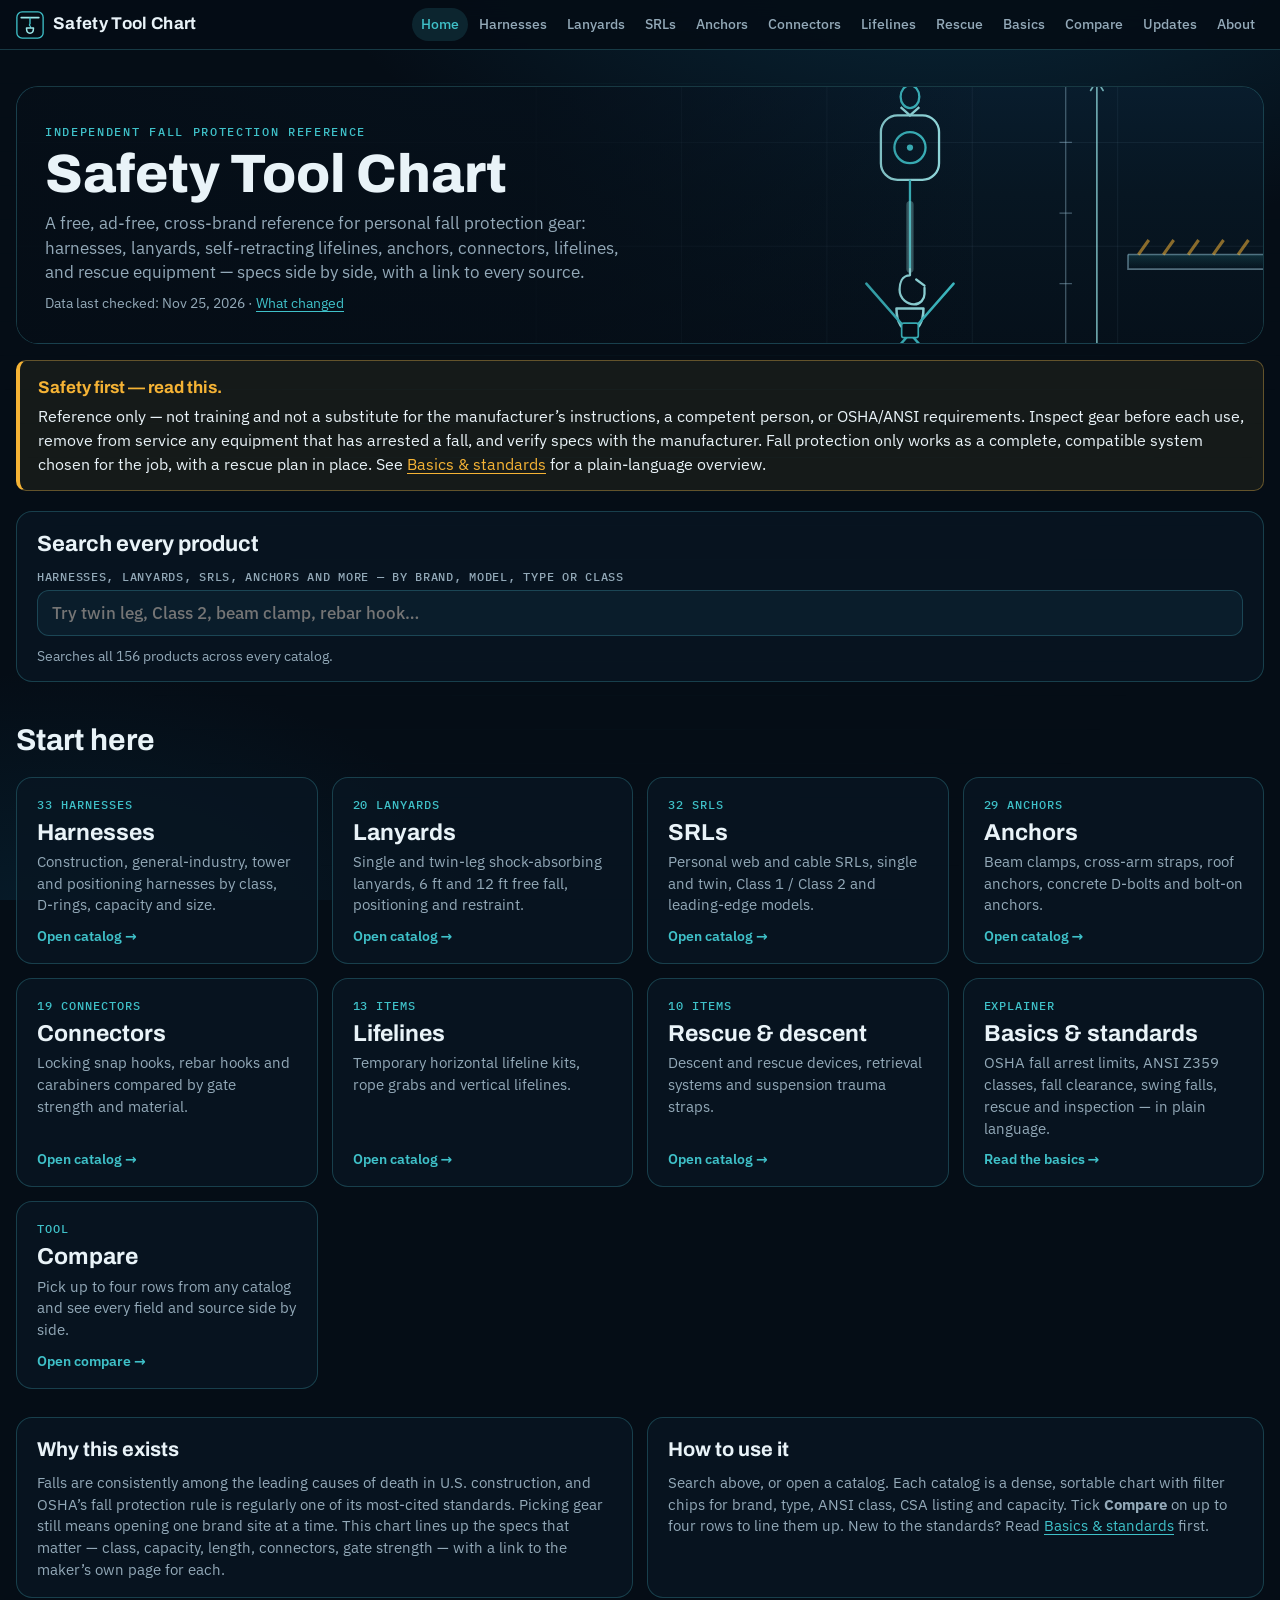
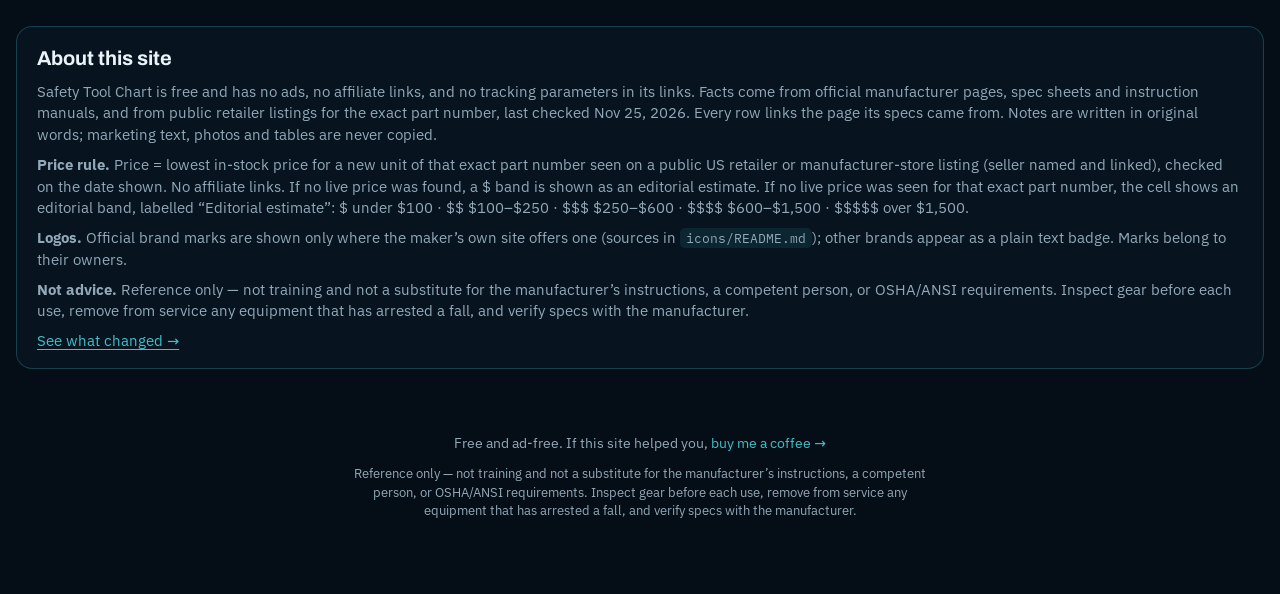
<file: index.html>
<!doctype html>
<html lang="en">
<head>
<meta charset="utf-8">
<meta name="viewport" content="width=device-width,initial-scale=1,viewport-fit=cover">
<meta name="msvalidate.01" content="77C3B18F4D942281667A47021926052C" />
<meta name="google-site-verification" content="DBsd4dRo6CszvxQNH2xXlYTnwq2I4v30uIsV_nwwEc8" />
<title>Safety Tool Chart — fall protection gear compared</title>
<meta name="description" content="Free, ad-free fall protection reference: harnesses, lanyards, SRLs, anchors, connectors, lifelines and rescue gear compared across brands, plus OSHA basics.">
<link rel="canonical" href="https://safetytoolchart.pages.dev/">
<meta property="og:type" content="website">
<meta property="og:site_name" content="Safety Tool Chart">
<meta property="og:locale" content="en_US">
<meta property="og:title" content="Safety Tool Chart — fall protection gear compared">
<meta property="og:description" content="Free, ad-free fall protection reference: harnesses, lanyards, SRLs, anchors, connectors, lifelines and rescue gear compared across brands, plus OSHA basics.">
<meta property="og:url" content="https://safetytoolchart.pages.dev/">
<meta property="og:image" content="https://safetytoolchart.pages.dev/og-image.png">
<meta property="og:image:type" content="image/png">
<meta property="og:image:width" content="1200">
<meta property="og:image:height" content="630">
<meta property="og:image:alt" content="Safety Tool Chart: an overhead anchor, a lanyard and a harness D-ring drawn in teal line art">
<meta name="twitter:card" content="summary_large_image">
<meta name="twitter:title" content="Safety Tool Chart — fall protection gear compared">
<meta name="twitter:description" content="Free, ad-free fall protection reference: harnesses, lanyards, SRLs, anchors, connectors, lifelines and rescue gear compared across brands, plus OSHA basics.">
<meta name="twitter:image" content="https://safetytoolchart.pages.dev/og-image.png">
<meta name="twitter:image:alt" content="Safety Tool Chart: an overhead anchor, a lanyard and a harness D-ring drawn in teal line art">
<meta name="theme-color" content="#050d16">
<link rel="icon" href="favicon.ico" sizes="any">
<link rel="icon" href="favicon.svg" type="image/svg+xml">
<link rel="apple-touch-icon" href="apple-touch-icon.png">
<link rel="preload" href="fonts/ibm-plex-sans-latin.woff2" as="font" type="font/woff2" crossorigin>
<link rel="stylesheet" href="theme.css?v=20261124a">
<script type="application/ld+json">{"@context": "https://schema.org", "@type": "WebSite", "name": "Safety Tool Chart", "url": "https://safetytoolchart.pages.dev/", "inLanguage": "en", "description": "Free, ad-free cross-brand reference for personal fall protection gear.", "publisher": {"@type": "Person", "name": "Marcus Travis"}, "creator": {"@type": "Person", "name": "Marcus Travis"}}</script>
</head>
<body>
<div class="page-bg"></div>
<a class="skip" href="#main">Skip to content</a>
<nav class="topnav" aria-label="Primary">
  <div class="inner">
    <a class="brand" href="index.html">
      <svg width="28" height="28" viewBox="0 0 32 32" aria-hidden="true"><rect x="1" y="1" width="30" height="30" rx="6" fill="none" stroke="#3fc1c9" stroke-width="1.5"/><path d="M6 7.5 H26" stroke="#9be7ea" stroke-width="2" stroke-linecap="round"/><path d="M16 7.5 V15" stroke="#3fc1c9" stroke-width="1.6"/><path d="M16 15 c-2.2 1.4 2.2 2.6 0 4" fill="none" stroke="#3fc1c9" stroke-width="1.5"/><path d="M12 19.5 h8 a0 0 0 0 1 0 0 c0 3.8 -1.8 6 -4 6 s-4 -2.2 -4 -6 z" fill="none" stroke="#9be7ea" stroke-width="1.7" stroke-linejoin="round"/></svg>
      Safety Tool Chart
    </a>
    <button type="button" class="nav-toggle" aria-expanded="false" aria-controls="primary-nav" aria-label="Open menu">☰ Menu</button>
    <ul class="nav-links" id="primary-nav"><li><a href="index.html" aria-current="page">Home</a></li><li><a href="harnesses.html">Harnesses</a></li><li><a href="lanyards.html">Lanyards</a></li><li><a href="srls.html">SRLs</a></li><li><a href="anchors.html">Anchors</a></li><li><a href="connectors.html">Connectors</a></li><li><a href="lifelines.html">Lifelines</a></li><li><a href="rescue.html">Rescue</a></li><li><a href="basics.html">Basics</a></li><li><a href="compare.html">Compare <span class="cmp-n" hidden>0</span></a></li><li><a href="updates.html">Updates</a></li><li><a href="index.html#about">About</a></li></ul>
  </div>
</nav>
<div class="wrap chart-wrap" id="main">
<header class="hero">
  <div class="hero-art"><svg class="hero-svg" viewBox="0 0 1200 420" preserveAspectRatio="xMaxYMid slice" aria-hidden="true">
  <defs>
    <linearGradient id="hsky" x1="0" y1="0" x2="0" y2="1">
      <stop offset="0%" stop-color="#0a2236"/>
      <stop offset="45%" stop-color="#071622"/>
      <stop offset="100%" stop-color="#050d16"/>
    </linearGradient>
    <linearGradient id="hglow" x1="0" y1="0" x2="0" y2="1">
      <stop offset="0%" stop-color="#3fc1c9" stop-opacity="0.16"/>
      <stop offset="100%" stop-color="#3fc1c9" stop-opacity="0"/>
    </linearGradient>
  </defs>
  <rect width="1200" height="420" fill="url(#hsky)"/>
  <!-- faint structural grid -->
  <g stroke="#8fb4c8" stroke-opacity="0.08" stroke-width="1">
    <path d="M0,140 H1200 M0,240 H1200 M0,340 H1200"/>
    <path d="M500,0 V420 M640,0 V420 M780,0 V420 M920,0 V420 M1060,0 V420"/>
  </g>
  <!-- overhead I-beam -->
  <g fill="none" stroke="#9be7ea" stroke-width="2">
    <path d="M560,34 H1200 M560,40 H1200"/>
    <path d="M560,62 H1200 M560,68 H1200"/>
    <path d="M560,34 V40 M560,62 V68"/>
  </g>
  <path d="M560,40 H1200 V62 H560 Z" fill="#3fc1c9" fill-opacity="0.06"/>
  <!-- beam clamp anchor -->
  <g fill="none" stroke="#3fc1c9" stroke-width="2.2" stroke-linejoin="round">
    <path d="M832,72 L824,72 L824,30 L836,22"/>
    <path d="M888,72 L896,72 L896,30 L884,22"/>
    <path d="M824,58 H896"/>
    <path d="M860,72 V86"/>
    <ellipse cx="860" cy="96" rx="9" ry="11"/>
  </g>
  <!-- SRL housing -->
  <g fill="none" stroke="#9be7ea" stroke-width="2.2">
    <path d="M851,106 l9,8 l9,-8"/>
    <rect x="832" y="114" width="56" height="62" rx="16"/>
    <circle cx="860" cy="145" r="15" stroke="#3fc1c9"/>
    <circle cx="860" cy="145" r="3" fill="#3fc1c9" stroke="none"/>
  </g>
  <!-- lifeline down to harness -->
  <path d="M860,176 V262" fill="none" stroke="#3fc1c9" stroke-width="2.2"/>
  <path d="M860,200 V262" fill="none" stroke="#9be7ea" stroke-opacity="0.35" stroke-width="7" stroke-linecap="round"/>
  <!-- snap hook -->
  <g fill="none" stroke="#9be7ea" stroke-width="2.2" stroke-linecap="round" stroke-linejoin="round">
    <path d="M860,262 v6 c-8,0 -10,8 -10,14 c0,9 8,14 14,14 c6,0 10,-5 10,-10 v-6"/>
    <path d="M874,278 l-8,-6"/>
  </g>
  <!-- harness back: D-ring and crossed straps -->
  <g fill="none" stroke="#3fc1c9" stroke-width="2.4" stroke-linecap="round" stroke-linejoin="round">
    <path d="M847,300 h26 c0,14 -6,22 -13,22 c-7,0 -13,-8 -13,-22 z" stroke="#9be7ea"/>
    <path d="M818,276 L902,372"/>
    <path d="M902,276 L818,372"/>
    <path d="M808,372 Q860,392 912,372"/>
    <path d="M824,390 L812,412 M896,390 L908,412"/>
  </g>
  <rect x="852" y="314" width="16" height="14" rx="2" fill="#050d16" stroke="#3fc1c9" stroke-width="1.6"/>
  <!-- clearance scale -->
  <g stroke="#8fb4c8" stroke-opacity="0.45" stroke-width="1.2" fill="none">
    <path d="M1010,72 V412"/>
    <path d="M1000,72 H1020 M1004,140 H1016 M1004,208 H1016 M1004,276 H1016 M1004,344 H1016 M1000,412 H1020"/>
  </g>
  <g fill="none" stroke="#9be7ea" stroke-opacity="0.7" stroke-width="1.6" stroke-linecap="round">
    <path d="M1040,80 V404 M1034,90 l6,-10 l6,10 M1034,394 l6,10 l6,-10"/>
  </g>
  <!-- working surface edge (leading edge) -->
  <g fill="none" stroke="#8fb4c8" stroke-width="1.6" stroke-opacity="0.55">
    <path d="M1070,248 H1200"/>
    <path d="M1070,248 V262 H1200"/>
  </g>
  <rect x="1070" y="248" width="130" height="14" fill="url(#hglow)"/>
  <g stroke="#f5b335" stroke-opacity="0.55" stroke-width="3">
    <path d="M1080,248 l10,-14 M1104,248 l10,-14 M1128,248 l10,-14 M1152,248 l10,-14 M1176,248 l10,-14"/>
  </g>
</svg>
</div>
  <div class="hero-copy">
    <span class="eyebrow">Independent fall protection reference</span>
    <h1>Safety Tool Chart</h1>
    <p class="lede">A free, ad-free, cross-brand reference for personal fall protection gear: harnesses, lanyards, self-retracting lifelines, anchors, connectors, lifelines, and rescue equipment — specs side by side, with a link to every source.</p>
    <p class="checked">Data last checked: <time datetime="2026-11-25">Nov 25, 2026</time> · <a href="updates.html">What changed</a></p>
  </div>
</header>
<aside class="safety safety-big" role="note"><strong>Safety first — read this.</strong> Reference only — not training and not a substitute for the manufacturer’s instructions, a competent person, or OSHA/ANSI requirements. Inspect gear before each use, remove from service any equipment that has arrested a fall, and verify specs with the manufacturer. Fall protection only works as a complete, compatible system chosen for the job, with a rescue plan in place. See <a href="basics.html">Basics &amp; standards</a> for a plain-language overview.</aside>
  <section class="site-search" role="search" aria-labelledby="site-search-h">
    <h2 id="site-search-h">Search every product</h2>
    <label for="site-search">Harnesses, lanyards, SRLs, anchors and more — by brand, model, type or class</label>
    <input type="search" id="site-search" placeholder="Try twin leg, Class 2, beam clamp, rebar hook…" autocomplete="off" spellcheck="false" aria-describedby="site-status" aria-controls="site-results">
    <p class="sr-status" id="site-status" aria-live="polite">Searches all 156 products across every catalog.</p>
    <ul class="sr-list" id="site-results" hidden></ul>
  </section>
  <section class="grp">
    <h2>Start here</h2>
    <div class="grid"><a class="card" href="harnesses.html"><span class="cnt">33 harnesses</span><span class="nm">Harnesses</span><span class="ds">Construction, general-industry, tower and positioning harnesses by class, D-rings, capacity and size.</span><span class="go">Open catalog →</span></a><a class="card" href="lanyards.html"><span class="cnt">20 lanyards</span><span class="nm">Lanyards</span><span class="ds">Single and twin-leg shock-absorbing lanyards, 6 ft and 12 ft free fall, positioning and restraint.</span><span class="go">Open catalog →</span></a><a class="card" href="srls.html"><span class="cnt">32 SRLs</span><span class="nm">SRLs</span><span class="ds">Personal web and cable SRLs, single and twin, Class 1 / Class 2 and leading-edge models.</span><span class="go">Open catalog →</span></a><a class="card" href="anchors.html"><span class="cnt">29 anchors</span><span class="nm">Anchors</span><span class="ds">Beam clamps, cross-arm straps, roof anchors, concrete D-bolts and bolt-on anchors.</span><span class="go">Open catalog →</span></a><a class="card" href="connectors.html"><span class="cnt">19 connectors</span><span class="nm">Connectors</span><span class="ds">Locking snap hooks, rebar hooks and carabiners compared by gate strength and material.</span><span class="go">Open catalog →</span></a><a class="card" href="lifelines.html"><span class="cnt">13 items</span><span class="nm">Lifelines</span><span class="ds">Temporary horizontal lifeline kits, rope grabs and vertical lifelines.</span><span class="go">Open catalog →</span></a><a class="card" href="rescue.html"><span class="cnt">10 items</span><span class="nm">Rescue &amp; descent</span><span class="ds">Descent and rescue devices, retrieval systems and suspension trauma straps.</span><span class="go">Open catalog →</span></a><a class="card" href="basics.html"><span class="cnt">Explainer</span><span class="nm">Basics &amp; standards</span><span class="ds">OSHA fall arrest limits, ANSI Z359 classes, fall clearance, swing falls, rescue and inspection — in plain language.</span><span class="go">Read the basics →</span></a><a class="card" href="compare.html"><span class="cnt">Tool</span><span class="nm">Compare</span><span class="ds">Pick up to four rows from any catalog and see every field and source side by side.</span><span class="go">Open compare →</span></a></div>
  </section>
  <div class="notes">
    <section>
      <h2>Why this exists</h2>
      <p>Falls are consistently among the leading causes of death in U.S. construction, and OSHA’s fall protection rule is regularly one of its most-cited standards. Picking gear still means opening one brand site at a time. This chart lines up the specs that matter — class, capacity, length, connectors, gate strength — with a link to the maker’s own page for each.</p>
    </section>
    <section>
      <h2>How to use it</h2>
      <p>Search above, or open a catalog. Each catalog is a dense, sortable chart with filter chips for brand, type, ANSI class, CSA listing and capacity. Tick <strong>Compare</strong> on up to four rows to line them up. New to the standards? Read <a href="basics.html">Basics &amp; standards</a> first.</p>
    </section>
  </div>
  <section class="notes" id="about" style="display:block">
    <section>
      <h2>About this site</h2>
      <p>Safety Tool Chart is free and has no ads, no affiliate links, and no tracking parameters in its links. Facts come from official manufacturer pages, spec sheets and instruction manuals, and from public retailer listings for the exact part number, last checked Nov 25, 2026. Every row links the page its specs came from. Notes are written in original words; marketing text, photos and tables are never copied.</p>
      <p><strong>Price rule.</strong> Price = lowest in-stock price for a new unit of that exact part number seen on a public US retailer or manufacturer-store listing (seller named and linked), checked on the date shown. No affiliate links. If no live price was found, a $ band is shown as an editorial estimate. If no live price was seen for that exact part number, the cell shows an editorial band, labelled “Editorial estimate”: $ under $100 · $$ $100–$250 · $$$ $250–$600 · $$$$ $600–$1,500 · $$$$$ over $1,500.</p>
      <p><strong>Logos.</strong> Official brand marks are shown only where the maker’s own site offers one (sources in <code>icons/README.md</code>); other brands appear as a plain text badge. Marks belong to their owners.</p>
      <p><strong>Not advice.</strong> Reference only — not training and not a substitute for the manufacturer’s instructions, a competent person, or OSHA/ANSI requirements. Inspect gear before each use, remove from service any equipment that has arrested a fall, and verify specs with the manufacturer.</p>
      <p><a href="updates.html">See what changed →</a></p>
    </section>
  </section>
</div>
<footer class="site-footer">
<p class="kofi">Free and ad-free. If this site helped you, <a href="https://ko-fi.com/marcustravis" target="_blank" rel="noopener">buy me a coffee →</a></p>
<p class="foot-safety">Reference only — not training and not a substitute for the manufacturer’s instructions, a competent person, or OSHA/ANSI requirements. Inspect gear before each use, remove from service any equipment that has arrested a fall, and verify specs with the manufacturer.</p>
</footer>
<script>
(function () {
  function syncNavH() {
    var nav = document.querySelector(".topnav");
    if (!nav) return;
    document.documentElement.style.setProperty("--nav-h", Math.ceil(nav.getBoundingClientRect().height) + "px");
  }
  syncNavH();
  window.addEventListener("resize", syncNavH);
  if (window.ResizeObserver && document.querySelector(".topnav")) {
    new ResizeObserver(syncNavH).observe(document.querySelector(".topnav"));
  }
})();
</script>
<script src="compare.js?v=20261124a" defer></script>
<script src="nav.js?v=20261124a" defer></script>
<script>window.SEARCH_INDEX = [{"name": "AVAO FAST International Version C071DB00", "maker": "Petzl", "tags": ["Positioning / rope access harness"], "extra": "Rope access / work-positioning harness with quick-release leg buckles AVAO FAST International Version CE EN 361 CE EN 813 CE EN 358 ANSI Z359.11 ANSI Z459.1 CSA Z259.10 NFPA 2500 class 3", "icon": null, "section": "Harnesses", "href": "harnesses.html#p-petzl-avao-fast-intl-c071db00"}, {"name": "AVAO International Version C071CB00", "maker": "Petzl", "tags": ["Positioning / rope access harness"], "extra": "Rope access / work-positioning harness, self-locking leg buckles AVAO International Version CE EN 361 CE EN 813 CE EN 358 ANSI Z359.11 ANSI Z459.1 CSA Z259.10 NFPA 2500 class 3", "icon": null, "section": "Harnesses", "href": "harnesses.html#p-petzl-avao-intl-c071cb00"}, {"name": "VOLT International Version C072CB00", "maker": "Petzl", "tags": ["Tower / climbing harness"], "extra": "Tower / utility climbing harness with ladder-climb point VOLT International Version CE EN 361 CE EN 358 CE EN 813 ANSI Z359.11 CSA Z259.10", "icon": null, "section": "Harnesses", "href": "harnesses.html#p-petzl-volt-intl-c072cb00"}, {"name": "VOLT LIGHT International Version C072HA00", "maker": "Petzl", "tags": ["Tower / climbing harness"], "extra": "Lighter climbing / positioning harness with folding side rings VOLT LIGHT International Version CE EN 361 CE EN 358 ANSI Z359.11 CSA Z259.10", "icon": null, "section": "Harnesses", "href": "harnesses.html#p-petzl-volt-light-intl-c072ha00"}, {"name": "NEWTON International Version C073BA01", "maker": "Petzl", "tags": ["General industry harness"], "extra": "Lightweight fall-arrest harness, dual dorsal points NEWTON International Version CE EN 361 ANSI Z359.11 CSA Z259.10", "icon": null, "section": "Harnesses", "href": "harnesses.html#p-petzl-newton-intl-c073ba01"}, {"name": "NEWTON FAST International Version C073DA01", "maker": "Petzl", "tags": ["General industry harness"], "extra": "Fall-arrest harness with padded straps and quick-release leg buckles NEWTON FAST International Version CE EN 361 ANSI Z359.11 CSA Z259.10", "icon": null, "section": "Harnesses", "href": "harnesses.html#p-petzl-newton-fast-intl-c073da01"}, {"name": "V-FIT 10194630", "maker": "MSA", "tags": ["General industry harness"], "extra": "Racing-style harness, back D-ring, quick-connect legs, shoulder pads V-FIT ANSI Z359.11 CSA Z259.10 OSHA", "icon": null, "section": "Harnesses", "href": "harnesses.html#p-msa-v-fit-10194630"}, {"name": "Contractor 7015", "maker": "FallTech", "tags": ["Construction / general industry harness"], "extra": "Entry-level non-belted harness, back D-ring, mating buckles Contractor ANSI Z359.11-2014 OSHA 1926.502 and 1910.140 CSA Z259.10-2018", "icon": null, "section": "Harnesses", "href": "harnesses.html#p-falltech-contractor-7015"}, {"name": "Contractor+ 7016B", "maker": "FallTech", "tags": ["Construction / general industry harness"], "extra": "Non-belted harness with SRL dorsal sleeve and tongue-buckle legs Contractor+ ANSI Z359.11-2021 CSA Z259.10-2018 OSHA 1926.502 and 1910.66", "icon": null, "section": "Harnesses", "href": "harnesses.html#p-falltech-contractor-plus-7016b"}, {"name": "Advanced ComforTech Gel 7081BL", "maker": "FallTech", "tags": ["Construction harness"], "extra": "Belted construction harness, gel padding, tongue-buckle legs Advanced ComforTech Gel ANSI Z359.11-2014 OSHA 1926.502 and 1910.140 CSA Z259.10-2018", "icon": null, "section": "Harnesses", "href": "harnesses.html#p-falltech-comfortech-gel-7081b"}, {"name": "FT-Arc Flash 8077FDQCS", "maker": "FallTech", "tags": ["Arc-flash climbing harness"], "extra": "Arc-flash climbing harness, Nomex/Kevlar web, quick-connect FT-Arc Flash ANSI Z359.11-2021 OSHA 1926.502 and 1910.140 CSA Z259.10-2018 ASTM F887-20", "icon": null, "section": "Harnesses", "href": "harnesses.html#p-falltech-ft-arc-flash-8077fdqc"}, {"name": "Arc Flash 7049", "maker": "FallTech", "tags": ["Arc-flash harness"], "extra": "Arc-rated nylon non-belted harness, back D-ring Arc Flash ANSI Z359.11-2014 ASTM F887 OSHA 1926.502 and 1910.66", "icon": null, "section": "Harnesses", "href": "harnesses.html#p-falltech-arc-flash-nylon-7049"}, {"name": "Carbon FT-One Tower 8048QCS", "maker": "FallTech", "tags": ["Tower / climbing harness"], "extra": "Tower climber harness with carbon-fiber seat, quick-connect legs Carbon FT-One Tower ANSI Z359.11-2021 OSHA 1926.502 and 1910.140 CSA Z259.10-2018", "icon": null, "section": "Harnesses", "href": "harnesses.html#p-falltech-carbon-ft-one-tower-8048qc"}, {"name": "V-FORM 10197196", "maker": "MSA", "tags": ["General industry harness"], "extra": "Basic vest harness, back D-ring, quick-fit leg straps V-FORM ANSI Z359.11 CSA Z259.10 OSHA", "icon": null, "section": "Harnesses", "href": "harnesses.html#p-msa-v-form-10197196"}, {"name": "V-FORM+ 10206161", "maker": "MSA", "tags": ["Construction harness"], "extra": "Construction harness, shoulder and waist padding, belt, tongue-buckle legs V-FORM+ ANSI Z359.11-2021 CSA Z259.10", "icon": null, "section": "Harnesses", "href": "harnesses.html#p-msa-v-form-plus-10206161"}, {"name": "V-FORM 10197215", "maker": "MSA", "tags": ["Positioning harness"], "extra": "Positioning harness, back and hip D-rings, tongue-buckle legs V-FORM ANSI Z359.11 CSA Z259.10 OSHA", "icon": null, "section": "Harnesses", "href": "harnesses.html#p-msa-v-form-10197215"}, {"name": "Velocity 01700", "maker": "Guardian", "tags": ["General industry harness"], "extra": "Economy harness, pass-through legs, water-repellent web Velocity ANSI Z359.11-2021 OSHA 1926.502 OSHA 1910.140 CSA Z259.10-2018", "icon": null, "section": "Harnesses", "href": "harnesses.html#p-guardian-velocity-01700"}, {"name": "Cyclone 21045", "maker": "Guardian", "tags": ["General industry / construction harness"], "extra": "Padded harness with quick-connect chest and legs, X-back Cyclone OSHA 1910.140 OSHA 1926.502 ANSI Z359.11-2014", "icon": null, "section": "Harnesses", "href": "harnesses.html#p-guardian-cyclone-21045"}, {"name": "Seraph 3711172", "maker": "Guardian", "tags": ["Construction harness"], "extra": "Construction harness with belt, side D-rings, tongue-buckle legs Seraph ANSI Z359.11-2021 OSHA 1910.140 & 1926.502 CSA Z259.10-2018", "icon": null, "section": "Harnesses", "href": "harnesses.html#p-guardian-seraph-3711172"}, {"name": "B7-Comfort 3740085", "maker": "Guardian", "tags": ["Construction harness"], "extra": "Premium adjustable construction harness, quick-connect legs B7-Comfort ANSI Z359.11 OSHA 1910.140 & 1926.502 CSA Z259.10", "icon": null, "section": "Harnesses", "href": "harnesses.html#p-guardian-b7-comfort-3740085"}, {"name": "Warthog B2002", "maker": "Malta Dynamics", "tags": ["Construction / general industry harness"], "extra": "Economy harness, tongue-buckle legs, dual lanyard keepers Warthog", "icon": null, "section": "Harnesses", "href": "harnesses.html#p-malta-dynamics-warthog-tongue-b2002"}, {"name": "Warthog B2000", "maker": "Malta Dynamics", "tags": ["Construction / general industry harness"], "extra": "Economy harness, pass-through leg buckles Warthog", "icon": null, "section": "Harnesses", "href": "harnesses.html#p-malta-dynamics-warthog-pass-thru-b2000"}, {"name": "Delta 1102000", "maker": "3M DBI-SALA", "tags": ["Construction / general industry harness"], "extra": "Vest-style harness, stand-up back D-ring, tongue legs Delta OSHA 1910.66 OSHA 1926.502 ANSI A10.32 ANSI Z359.1 ANSI Z359.4", "icon": null, "section": "Harnesses", "href": "harnesses.html#p-3m-dbi-sala-delta-1102000"}, {"name": "ExoFit X300 (formerly ExoFit NEX) 1113001", "maker": "3M DBI-SALA", "tags": ["General industry harness"], "extra": "Padded universal harness, quick-connect legs, stand-up aluminum D-ring ExoFit X300 (formerly ExoFit NEX) ANSI Z359.11 OSHA 1910.140 OSHA 1926.502", "icon": null, "section": "Harnesses", "href": "harnesses.html#p-3m-dbi-sala-exofit-x300-1113001"}, {"name": "Delta Arc Flash 1110750", "maker": "3M DBI-SALA", "tags": ["Arc-flash harness"], "extra": "Arc-flash harness with web loops, no metal above the waist Delta Arc Flash", "icon": null, "section": "Harnesses", "href": "harnesses.html#p-3m-dbi-sala-delta-arc-flash-1110750"}, {"name": "Protecta Construction 1161308", "maker": "3M Protecta", "tags": ["Construction harness"], "extra": "Construction harness with belt, hip pad, side D-rings, tongue legs Protecta Construction ANSI Z359.11 OSHA 1926.502", "icon": null, "section": "Harnesses", "href": "harnesses.html#p-3m-protecta-construction-1161308"}, {"name": "AirCore AC-QC/UGN", "maker": "Honeywell Miller", "tags": ["General industry harness"], "extra": "Lightweight breathable-pad harness, stretch web, quick-connect legs AirCore OSHA 1926.502 ANSI A10.32 ANSI Z359.1 CSA Z259.10-12", "icon": null, "section": "Harnesses", "href": "harnesses.html#p-honeywell-miller-aircore-ac-qc-ugn"}, {"name": "Titan T4500/UAK", "maker": "Honeywell Miller", "tags": ["General industry harness"], "extra": "Hi-vis economy harness, tongue-buckle legs Titan", "icon": null, "section": "Harnesses", "href": "harnesses.html#p-honeywell-miller-titan-t4500"}, {"name": "Revolution Nomex RKN-QC/UBK", "maker": "Honeywell Miller", "tags": ["Flame-resistant / hot-work harness"], "extra": "Nomex/Kevlar web harness, quick-connect legs Revolution Nomex", "icon": null, "section": "Harnesses", "href": "harnesses.html#p-honeywell-miller-nomex-revolution-rkn-qc"}, {"name": "American Construction 110CTB-ML-AM", "maker": "Frontline", "tags": ["Construction harness"], "extra": "Construction harness, all-aluminum hardware, belt and side D-rings American Construction ANSI Z359.11-2014 ANSI Z359.15-2014 OSHA 1910.140 OSHA 1926.502", "icon": null, "section": "Harnesses", "href": "harnesses.html#p-frontline-american-construction-110ctb-ml-am"}, {"name": "LITEFIT H312002", "maker": "Werner", "tags": ["Construction harness"], "extra": "Standard harness, back D-ring, pass-through chest and tongue leg buckles LITEFIT ANSI Z359.11-2021 OSHA 1910.140 OSHA 1926.502", "icon": null, "section": "Harnesses", "href": "harnesses.html#p-werner-litefit-h312002"}, {"name": "LITEFIT H362002", "maker": "Werner", "tags": ["Positioning / climbing harness"], "extra": "Climbing/positioning harness, back, hip and front D-rings LITEFIT ANSI Z359.11-2021 OSHA 1910.140 OSHA 1926.502", "icon": null, "section": "Harnesses", "href": "harnesses.html#p-werner-litefit-h362002"}, {"name": "Welding High Heat H913002", "maker": "Werner", "tags": ["Welding / high-heat harness"], "extra": "Kevlar welding harness, back D-ring, quick-connect buckles Welding High Heat ANSI Z359.11-2021 OSHA 1910.140 OSHA 1926.502", "icon": null, "section": "Harnesses", "href": "harnesses.html#p-werner-welding-high-heat-h913002"}, {"name": "Internal Lanyard 8259", "maker": "FallTech", "tags": ["Shock-absorbing lanyard, single leg", "6 ft FF"], "extra": "6 ft internal-absorber lanyard, single leg, two snap hooks Internal Lanyard ANSI Z359.13-2013 OSHA 1926.502 OSHA 1910.66", "icon": null, "section": "Lanyards", "href": "lanyards.html#p-falltech-8259"}, {"name": "Internal Lanyard 82593", "maker": "FallTech", "tags": ["Shock-absorbing lanyard, single leg", "6 ft FF"], "extra": "6 ft internal-absorber lanyard, single leg, snap hook plus rebar hook Internal Lanyard ANSI Z359.13-2013 OSHA 1926.502 OSHA 1910.66", "icon": null, "section": "Lanyards", "href": "lanyards.html#p-falltech-82593"}, {"name": "ElasTech 8240", "maker": "FallTech", "tags": ["Shock-absorbing lanyard, single leg", "6 ft FF"], "extra": "4.5-6 ft elastic internal-absorber lanyard, single leg, snap hooks ElasTech ANSI Z359.13-2013 OSHA 1926.502 OSHA 1910.66", "icon": null, "section": "Lanyards", "href": "lanyards.html#p-falltech-8240"}, {"name": "Ironman 8247BY", "maker": "FallTech", "tags": ["Shock-absorbing lanyard, twin leg", "6 ft FF / 12 ft FF"], "extra": "6 ft dual-class lanyard (12 ft free fall rated), twin leg, snap hooks Ironman ANSI Z359.13-2013 OSHA 1926.502 OSHA 1910.66", "icon": null, "section": "Lanyards", "href": "lanyards.html#p-falltech-8247by"}, {"name": "Leading Edge 8354LEYC2D", "maker": "FallTech", "tags": ["Leading-edge lanyard, twin leg", "12 ft FF"], "extra": "6 ft leading-edge cable lanyard, twin leg, swivel rebar hooks Leading Edge OSHA 1926.502 OSHA 1910.66", "icon": null, "section": "Lanyards", "href": "lanyards.html#p-falltech-8354leyc2d"}, {"name": "Restraint 8209", "maker": "FallTech", "tags": ["Restraint lanyard"], "extra": "4-6 ft adjustable restraint lanyard, steel snap hooks Restraint ANSI Z359.3-2019 OSHA 1926.502 OSHA 1910.66 CSA Z259.11-2017", "icon": null, "section": "Lanyards", "href": "lanyards.html#p-falltech-8209"}, {"name": "Tower Climber 8165B65", "maker": "FallTech", "tags": ["Positioning lanyard"], "extra": "6.5 ft rope positioning lanyard with auto-locking adjuster, snap hook and carabiner Tower Climber ANSI Z359.3-2017 OSHA 1926.502 OSHA 1910.66", "icon": null, "section": "Lanyards", "href": "lanyards.html#p-falltech-8165b65"}, {"name": "Absorbica-Y L014AB01", "maker": "Petzl", "tags": ["Shock-absorbing lanyard, twin leg", "12 ft FF"], "extra": "Twin-leg lanyard with compact absorber, 6 ft under ANSI, no end connectors Absorbica-Y ANSI Z359.13 CSA Z259.11-17 CE EN 355", "icon": null, "section": "Lanyards", "href": "lanyards.html#p-petzl-absorbica-y-150-l014ab01"}, {"name": "Grillon L052AA00", "maker": "Petzl", "tags": ["Positioning lanyard"], "extra": "2 m adjustable work-positioning rope lanyard, no connectors Grillon ANSI Z359.3 CSA Z259.11 CE EN 358", "icon": null, "section": "Lanyards", "href": "lanyards.html#p-petzl-grillon-l052aa00"}, {"name": "ShockWave2 1244409", "maker": "3M DBI-SALA", "tags": ["Shock-absorbing lanyard, twin leg"], "extra": "6 ft stretch-web 100% tie-off lanyard, snap hook center, aluminum rebar hooks on legs ShockWave2 OSHA 1910.66 OSHA 1926.502 ANSI A10.32 ANSI Z359.13", "icon": null, "section": "Lanyards", "href": "lanyards.html#p-3m-dbi-sala-shockwave2-1244409"}, {"name": "Force2 1246161", "maker": "3M DBI-SALA", "tags": ["Shock-absorbing lanyard, twin leg", "12 ft FF"], "extra": "6 ft web 100% tie-off lanyard with snap hooks, 12 ft free fall rated Force2 OSHA 1910.66 OSHA 1926.502 ANSI A10.32 ANSI Z359.13", "icon": null, "section": "Lanyards", "href": "lanyards.html#p-3m-dbi-sala-force2-1246161"}, {"name": "Force2 (EZ-Stop F2) 1246167", "maker": "3M DBI-SALA", "tags": ["Shock-absorbing lanyard, single leg", "12 ft FF"], "extra": "6 ft web single-leg lanyard, self-locking snap hooks, 12 ft free fall rated Force2 (EZ-Stop F2) OSHA 1910.66 OSHA 1926.502 ANSI A10.32 ANSI Z359.13", "icon": null, "section": "Lanyards", "href": "lanyards.html#p-3m-dbi-sala-force2-1246167"}, {"name": "100% Tie-Off Stretch Web 1342101", "maker": "3M Protecta", "tags": ["Shock-absorbing lanyard, twin leg"], "extra": "6 ft stretch-web 100% tie-off shock-absorbing lanyard 100% Tie-Off Stretch Web", "icon": null, "section": "Lanyards", "href": "lanyards.html#p-3m-protecta-1342101"}, {"name": "V-Series 10188103", "maker": "MSA", "tags": ["Shock-absorbing lanyard, single leg"], "extra": "6 ft standard adjustable single-leg shock-absorbing lanyard, large snap hooks V-Series CSA Z259.11-17 OSHA", "icon": null, "section": "Lanyards", "href": "lanyards.html#p-msa-v-series-10188103"}, {"name": "Manyard 219WRS-Z7/6FTYL", "maker": "Honeywell Miller", "tags": ["Shock-absorbing lanyard, single leg"], "extra": "6 ft single-leg shock-absorbing lanyard, locking snap hook and locking rebar hook Manyard OSHA 1926.502 OSHA 1910.66 ANSI A10.32 ANSI Z359-2007 CSA Z259.11", "icon": null, "section": "Lanyards", "href": "lanyards.html#p-honeywell-miller-manyard-219wrs-z7-6ftyl"}, {"name": "External Shock Lanyard 01220", "maker": "Guardian", "tags": ["Shock-absorbing lanyard, single leg"], "extra": "6 ft single-leg lanyard with external shock pack External Shock Lanyard OSHA 1910.140 OSHA 1926.502 ANSI Z359.13-13", "icon": null, "section": "Lanyards", "href": "lanyards.html#p-guardian-01220"}, {"name": "Non-Shock Absorbing Lanyard 01270", "maker": "Guardian", "tags": ["Restraint lanyard"], "extra": "6 ft double-leg restraint lanyard, no shock absorber, steel snap hooks Non-Shock Absorbing Lanyard OSHA 1910.140 OSHA 1926.502 ANSI Z359.3", "icon": null, "section": "Lanyards", "href": "lanyards.html#p-guardian-01270"}, {"name": "DeCoil C311102", "maker": "Werner", "tags": ["Shock-absorbing lanyard, single leg"], "extra": "6 ft adjustable single-leg tie-back lanyard with DCELL shock pack, snap hooks DeCoil ANSI Z359.13-2013 OSHA 29 CFR 1910.140/1926.502", "icon": null, "section": "Lanyards", "href": "lanyards.html#p-werner-c311102"}, {"name": "DeCoil C311120", "maker": "Werner", "tags": ["Shock-absorbing lanyard, single leg", "12 ft FF"], "extra": "6-12 ft free-fall single-leg lanyard, snap hooks, heavy-duty shock pack DeCoil ANSI Z359.13-2013 OSHA 29 CFR 1910.66/1926.502", "icon": null, "section": "Lanyards", "href": "lanyards.html#p-werner-c311120"}, {"name": "Positioning C111103", "maker": "Werner", "tags": ["Positioning lanyard"], "extra": "3 ft web work-positioning lanyard, snap hooks both ends, no absorber Positioning ANSI Z359.3-2019 OSHA 29 CFR 1910/1926", "icon": null, "section": "Lanyards", "href": "lanyards.html#p-werner-c111103"}, {"name": "FT-X Web 84709SP1", "maker": "FallTech", "tags": ["SRL, personal, web, single", "Class 1 (SRL-P)"], "extra": "9 ft Dyneema web personal SRL, steel snap hook FT-X Web ANSI Z359.14-2021 OSHA 1926.502 and 1910.66", "icon": null, "section": "SRLs", "href": "srls.html#p-falltech-ft-x-web-84709sp1"}, {"name": "FT-X Web 84709TP1", "maker": "FallTech", "tags": ["SRL, personal, web, twin", "Class 1 (SRL-P)"], "extra": "9 ft Dyneema web twin-leg personal SRL, steel snap hooks FT-X Web ANSI Z359.14-2021 OSHA 1926.502 and 1910.66", "icon": null, "section": "SRLs", "href": "srls.html#p-falltech-ft-x-web-84709tp1"}, {"name": "CTR Class 1 SRL 723760", "maker": "FallTech", "tags": ["SRL, cable", "Class 1"], "extra": "60 ft cable SRL, steel swivel snap hook CTR Class 1 SRL ANSI Z359.14-2021 OSHA 1926.502 and 1910.66 CSA Z259.2.2-2017", "icon": null, "section": "SRLs", "href": "srls.html#p-falltech-ctr-723760"}, {"name": "FT-R Leading Edge 721530LEC", "maker": "FallTech", "tags": ["SRL-LE, cable", "Class 2 (SRL-LE)"], "extra": "30 ft leading-edge cable SRL, steel swivel snap hook FT-R Leading Edge ANSI Z359.14-2021 OSHA 1926.502 and 1910.66 CSA Z259.2.2-2017(R2022)", "icon": null, "section": "SRLs", "href": "srls.html#p-falltech-ft-r-721530lec"}, {"name": "FT-X EdgeCore 84108SP1", "maker": "FallTech", "tags": ["SRL-LE, personal, cable", "Class 2 (SRL-P)"], "extra": "8 ft Kevlar-line leading-edge personal SRL, steel swivel snap hook FT-X EdgeCore ANSI Z359.14-2021 OSHA 1926.502 and 1910.66 CSA Z259.2.2-2017", "icon": null, "section": "SRLs", "href": "srls.html#p-falltech-ft-x-edgecore-84108sp1"}, {"name": "FT-R SRL-R 721560R", "maker": "FallTech", "tags": ["SRL-R, cable, 3-way", "Class 1 (SRL-R)"], "extra": "60 ft 3-way SRL with retrieval winch FT-R SRL-R ANSI Z359.14-2021 OSHA 1910.140 OSHA 1926.502", "icon": null, "section": "SRLs", "href": "srls.html#p-falltech-ft-r-srl-r-721560r"}, {"name": "DuraTech 82706TB1", "maker": "FallTech", "tags": ["SRL, personal, web, twin", "Class B"], "extra": "6 ft web twin-leg personal SRD, steel snap hooks DuraTech ANSI Z359.14-2014 OSHA 1926.502 and 1910.66", "icon": null, "section": "SRLs", "href": "srls.html#p-falltech-duratech-82706tb1"}, {"name": "TurboLite+ MTL-OHW1-01/6FT", "maker": "Honeywell Miller", "tags": ["SRL, personal, web, single", "Class 1"], "extra": "6 ft web personal fall limiter, carabiner + locking snap hook TurboLite+ OSHA ANSI Z359.14-2021 CSA", "icon": null, "section": "SRLs", "href": "srls.html#p-miller-turbolite-mtl-ohw1-01-6ft"}, {"name": "TurboLite MTL-OHW2-28/6FT", "maker": "Honeywell Miller", "tags": ["SRL, personal, web, twin", "Class 1"], "extra": "6 ft twin web personal fall limiter, rebar hooks TurboLite OSHA ANSI Z359.14-2021", "icon": null, "section": "SRLs", "href": "srls.html#p-miller-turbolite-mtl-ohw2-28-6ft"}, {"name": "Falcon+ Edge MFS-LEP1-02/30FT", "maker": "Honeywell Miller", "tags": ["SRL-LE, cable"], "extra": "30 ft edge-rated cable SRL Falcon+ Edge OSHA 1926.502 ANSI Z359.14-2021 CSA Z259.2.2-2017", "icon": null, "section": "SRLs", "href": "srls.html#p-miller-falcon-edge-mfs-lep1-02-30ft"}, {"name": "Rebel Leading Edge 3590046", "maker": "3M Protecta", "tags": ["SRL-LE, cable"], "extra": "20 ft leading-edge cable SRL with external absorber Rebel Leading Edge OSHA ANSI Z359.14", "icon": null, "section": "SRLs", "href": "srls.html#p-3m-protecta-rebel-3590046"}, {"name": "Rebel 3590038", "maker": "3M Protecta", "tags": ["SRL, cable"], "extra": "50 ft galvanized cable SRL Rebel OSHA 1926 ANSI Z359.14", "icon": null, "section": "SRLs", "href": "srls.html#p-3m-protecta-rebel-3590038"}, {"name": "Nano-Lok Edge 3500288", "maker": "3M DBI-SALA", "tags": ["SRL-LE, personal, cable"], "extra": "8 ft foot-level tie-off cable SRL Nano-Lok Edge OSHA", "icon": null, "section": "SRLs", "href": "srls.html#p-3m-dbi-sala-nano-lok-edge-3500288"}, {"name": "Rebel Web 3100506", "maker": "3M Protecta", "tags": ["SRL, personal, web, single"], "extra": "6 ft polyester web personal SRL Rebel Web OSHA", "icon": null, "section": "SRLs", "href": "srls.html#p-3m-protecta-rebel-web-3100506"}, {"name": "Nano-Lok 3100550", "maker": "3M DBI-SALA", "tags": ["SRL, personal, web, twin"], "extra": "Twin-leg Nano-Lok web SRL Nano-Lok OSHA", "icon": null, "section": "SRLs", "href": "srls.html#p-3m-dbi-sala-nano-lok-twin-3100550"}, {"name": "Sealed-Blok RSQ 3400165", "maker": "3M DBI-SALA", "tags": ["SRL-R, cable"], "extra": "50 ft stainless cable SRL with built-in rescue winch Sealed-Blok RSQ OSHA", "icon": null, "section": "SRLs", "href": "srls.html#p-3m-dbi-sala-sealed-blok-rsq-3400165"}, {"name": "V-EDGE 63410-00A", "maker": "MSA", "tags": ["SRL-LE, cable", "Class 2"], "extra": "30 ft leading-edge cable SRL V-EDGE ANSI Z359.14-2021", "icon": null, "section": "SRLs", "href": "srls.html#p-msa-v-edge-63410-00a"}, {"name": "V-SHOCK VSOHW-031-NB-A", "maker": "MSA", "tags": ["SRL, personal, web, single", "Class 1"], "extra": "10 ft web personal fall limiter, carabiner + snap hook V-SHOCK ANSI Z359.14-2021", "icon": null, "section": "SRLs", "href": "srls.html#p-msa-v-shock-vsohw-031-nb-a"}, {"name": "CR5 1400198", "maker": "Guardian", "tags": ["SRL, personal, web, single", "Class 1"], "extra": "6 ft Class 1 web personal SRL CR5 ANSI Z359.14-2021 OSHA 1910.140 OSHA 1926.502", "icon": null, "section": "SRLs", "href": "srls.html#p-guardian-cr5-1400198"}, {"name": "CR3-Edge 4200202", "maker": "Guardian", "tags": ["SRL-LE, personal, cable", "Class 2"], "extra": "8 ft Class 2 cable SRL, steel rebar hook CR3-Edge ANSI Z359.14-2021 OSHA 1910.140 OSHA 1926.502", "icon": null, "section": "SRLs", "href": "srls.html#p-guardian-cr3-edge-4200202"}, {"name": "Halo 10910", "maker": "Guardian", "tags": ["SRL, cable", "Class 1"], "extra": "20 ft Class 1 cable SRL Halo ANSI Z359.14-2021 OSHA 1910.140 OSHA 1926.502", "icon": null, "section": "SRLs", "href": "srls.html#p-guardian-halo-10910"}, {"name": "Halo Big Block 10918", "maker": "Guardian", "tags": ["SRL, cable"], "extra": "65 ft galvanized cable SRL Halo Big Block OSHA 1910.140 OSHA 1926.502", "icon": null, "section": "SRLs", "href": "srls.html#p-guardian-halo-big-block-10918"}, {"name": "3-Way Rescue 10974", "maker": "Guardian", "tags": ["SRL-R, cable, 3-way"], "extra": "50 ft confined-space SRL with retrieval 3-Way Rescue OSHA 1910.140 OSHA 1926.502", "icon": null, "section": "SRLs", "href": "srls.html#p-guardian-3-way-rescue-10974"}, {"name": "Web SRL RPW061S", "maker": "Frontline", "tags": ["SRL, personal, web, single"], "extra": "6 ft polyester web SRL Web SRL OSHA", "icon": null, "section": "SRLs", "href": "srls.html#p-frontline-rpw061s"}, {"name": "RPG Cable RPG100", "maker": "Frontline", "tags": ["SRL, cable"], "extra": "100 ft galvanized cable SRL RPG Cable OSHA", "icon": null, "section": "SRLs", "href": "srls.html#p-frontline-rpg100"}, {"name": "Leading Edge Cable RPG50LE", "maker": "Frontline", "tags": ["SRL-LE, cable"], "extra": "50 ft leading-edge cable SRL Leading Edge Cable OSHA", "icon": null, "section": "SRLs", "href": "srls.html#p-frontline-rpg50le"}, {"name": "Latitude Edge 023-5350", "maker": "Safewaze", "tags": ["SRL-LE, personal, cable", "Class 2 (SRL-P)"], "extra": "8 ft Class 2 personal SRL, galvanized snap hook Latitude Edge OSHA", "icon": null, "section": "SRLs", "href": "srls.html#p-safewaze-latitude-edge-023-5350"}, {"name": "Latitude Web 019-5044", "maker": "Safewaze", "tags": ["SRL, personal, web, single", "Class 1"], "extra": "6 ft Class 1 web personal SRD Latitude Web OSHA", "icon": null, "section": "SRLs", "href": "srls.html#p-safewaze-latitude-019-5044"}, {"name": "Northstar Classic FS-EX10-100-G", "maker": "Safewaze", "tags": ["SRL, cable"], "extra": "100 ft galvanized cable SRL Northstar Classic OSHA 1926-502 ANSI Z359.14-2021 ANSI A10.32-2012", "icon": null, "section": "SRLs", "href": "srls.html#p-safewaze-northstar-classic-fs-ex10-100-g"}, {"name": "Baseline R530007", "maker": "Werner", "tags": ["SRL, personal, web, single", "Class 1"], "extra": "7 ft web personal SRL with steel snap hook, carabiner anchor Baseline ANSI Z359.14-2021", "icon": null, "section": "SRLs", "href": "srls.html#p-werner-baseline-r530007"}, {"name": "Baseline R531007", "maker": "Werner", "tags": ["SRL, personal, web, twin", "Class 1"], "extra": "7 ft twin-leg web personal SRL, carabiner adapter Baseline ANSI Z359.14-2021", "icon": null, "section": "SRLs", "href": "srls.html#p-werner-baseline-twin-r531007"}, {"name": "Max Patrol R410020", "maker": "Werner", "tags": ["SRL, personal, cable, single"], "extra": "20 ft galvanized cable SRL with swivel snap hook Max Patrol", "icon": null, "section": "SRLs", "href": "srls.html#p-werner-max-patrol-r410020"}, {"name": "Roof anchors A6303", "maker": "Malta Dynamics", "tags": ["Roof anchor"], "extra": "Reusable roof anchor, 21 in, two movable legs Roof anchors OSHA 1910 OSHA 1926 Subpart M ANSI Z359.18-2017 Type A ANSI A10.32-12", "icon": null, "section": "Anchors", "href": "anchors.html#p-malta-dynamics-reusable-roof-anchor-a6303"}, {"name": "Roof anchors A6318", "maker": "Malta Dynamics", "tags": ["Roof anchor (disposable)"], "extra": "Single-use (disposable) roof anchor, nail-on Roof anchors OSHA 1926.502 OSHA 1910.66 ANSI Z359.18-2017", "icon": null, "section": "Anchors", "href": "anchors.html#p-malta-dynamics-single-use-roof-anchor-a6318"}, {"name": "Roof anchors A6308", "maker": "Malta Dynamics", "tags": ["Roof anchor (permanent)"], "extra": "Permanent ridge roof anchor, 10 in ridge, stainless body Roof anchors ANSI OSHA", "icon": null, "section": "Anchors", "href": "anchors.html#p-malta-dynamics-permanent-roof-anchor-a6308"}, {"name": "Roof anchors A6320", "maker": "Malta Dynamics", "tags": ["Roof anchor (permanent)"], "extra": "Fixed-post roof anchor, 12 in post (18 in is A6321) Roof anchors ANSI Z359.18-2017 OSHA 1926 Subpart M OSHA 1910", "icon": null, "section": "Anchors", "href": "anchors.html#p-malta-dynamics-roof-anchor-standard-a6320"}, {"name": "Parapet anchor A6316", "maker": "Malta Dynamics", "tags": ["Parapet anchor"], "extra": "Reusable parapet clamp anchor for walls 2.36-14.1 in thick Parapet anchor", "icon": null, "section": "Anchors", "href": "anchors.html#p-malta-dynamics-parapet-anchor-a6316"}, {"name": "Beam anchors A6101", "maker": "Malta Dynamics", "tags": ["Beam trolley"], "extra": "Beam trolley for 3-10 in flanges, 5,000 lbf Beam anchors", "icon": null, "section": "Anchors", "href": "anchors.html#p-malta-dynamics-beam-trolley-a6101"}, {"name": "Beam anchors A6103", "maker": "Malta Dynamics", "tags": ["Beam trolley"], "extra": "Beam Walker Super Slider, 3.5-14 in flanges Beam anchors OSHA 1926.502", "icon": null, "section": "Anchors", "href": "anchors.html#p-malta-dynamics-beam-walker-super-slider-a6103"}, {"name": "Beam anchors A6105", "maker": "Malta Dynamics", "tags": ["Beam clamp"], "extra": "Fixed/vertical beam clamp, 4.5-12 in flanges Beam anchors", "icon": null, "section": "Anchors", "href": "anchors.html#p-malta-dynamics-vertical-fixed-beam-anchor-a6105"}, {"name": "Anchor straps A6350", "maker": "Malta Dynamics", "tags": ["Cross-arm strap"], "extra": "Cross-arm strap, 4 ft, pass-through D-rings Anchor straps", "icon": null, "section": "Anchors", "href": "anchors.html#p-malta-dynamics-cross-arm-strap-a6350"}, {"name": "Anchors A7360", "maker": "Malta Dynamics", "tags": ["Weld-on / bolt-on anchor"], "extra": "5K swivel anchor, steel version (concrete version A7360C) Anchors", "icon": null, "section": "Anchors", "href": "anchors.html#p-malta-dynamics-5k-swivel-anchor-a7360"}, {"name": "Anchor straps A6400", "maker": "Malta Dynamics", "tags": ["Concrete anchor strap"], "extra": "Concrete anchor strap, 4 ft, cast into poured concrete Anchor straps", "icon": null, "section": "Anchors", "href": "anchors.html#p-malta-dynamics-concrete-anchor-strap-a6400"}, {"name": "Anchors A8000", "maker": "Malta Dynamics", "tags": ["Wood truss anchor"], "extra": "Truss / attic anchor for wood trusses Anchors", "icon": null, "section": "Anchors", "href": "anchors.html#p-malta-dynamics-truss-anchor-a8000"}, {"name": "Beamer 00215", "maker": "Guardian", "tags": ["Beam trolley"], "extra": "Beamer trolley anchor, sliding beam anchor with locking toggles Beamer OSHA 1910.140 OSHA 1926.502 ANSI Z359.18-2017", "icon": null, "section": "Anchors", "href": "anchors.html#p-guardian-beamer-trolley-anchor-00215"}, {"name": "Cross arm strap 01640", "maker": "Guardian", "tags": ["Cross-arm strap"], "extra": "Cross-arm strap anchorage connector, 3 ft Cross arm strap OSHA 1910.140 OSHA 1926.502 ANSI Z359.18-2017", "icon": null, "section": "Anchors", "href": "anchors.html#p-guardian-cross-arm-strap-01640"}, {"name": "Cross arm strap 01620", "maker": "Guardian", "tags": ["Cross-arm strap"], "extra": "Cross-arm strap anchorage connector, 6 ft Cross arm strap OSHA 1910 OSHA 1926.502 ANSI Z359.1/18 ANSI A10.32", "icon": null, "section": "Anchors", "href": "anchors.html#p-guardian-cross-arm-strap-01620"}, {"name": "Concrete anchors 2104560", "maker": "3M DBI-SALA", "tags": ["Concrete D-bolt"], "extra": "Concrete D-ring anchor with swiveling D-ring, for 11/16-3/4 in holes Concrete anchors OSHA 1910.140 OSHA 1926.502", "icon": null, "section": "Anchors", "href": "anchors.html#p-3m-dbi-sala-concrete-d-ring-anchor-2104560"}, {"name": "Roof anchors 2103676", "maker": "3M DBI-SALA", "tags": ["Roof anchor"], "extra": "Reusable hinged roof anchor for wood or metal decking, fastener kit included Roof anchors OSHA 1910.140 OSHA 1926.502", "icon": null, "section": "Anchors", "href": "anchors.html#p-3m-dbi-sala-reusable-hinged-roof-anchor-2103676"}, {"name": "Beam anchors 2108406", "maker": "3M DBI-SALA", "tags": ["Beam clamp"], "extra": "Fixed beam anchor for 2.5-12 in I-beam flanges Beam anchors", "icon": null, "section": "Anchors", "href": "anchors.html#p-3m-dbi-sala-fixed-beam-anchor-2108406"}, {"name": "Extension anchors 1231135", "maker": "3M DBI-SALA", "tags": ["Tie-off adaptor / extension"], "extra": "Web D-ring extension, 3 ft (fall arrest only) Extension anchors", "icon": null, "section": "Anchors", "href": "anchors.html#p-3m-dbi-sala-web-d-ring-extension-anchor-1231135"}, {"name": "Concrete anchors 2100050", "maker": "3M DBI-SALA", "tags": ["Concrete anchor strap"], "extra": "Concrete anchor strap with D-ring and web loop (disposable) Concrete anchors ANSI Z359.18 OSHA 1910.140 OSHA 1926.502", "icon": null, "section": "Anchors", "href": "anchors.html#p-3m-dbi-sala-pass-through-concrete-strap-2100050"}, {"name": "Pro 2190057", "maker": "3M Protecta", "tags": ["Concrete anchor strap"], "extra": "Concrete anchor strap, 42 in, 25-pack Pro OSHA 1910.140 OSHA 1926.502", "icon": null, "section": "Anchors", "href": "anchors.html#p-3m-protecta-pro-concrete-anchor-strap-2190057"}, {"name": "Beam anchors 7533", "maker": "FallTech", "tags": ["Beam clamp"], "extra": "Trailing dual-adjust beam clamp, 3-12.25 in flanges Beam anchors ANSI Z359.18-2017", "icon": null, "section": "Anchors", "href": "anchors.html#p-falltech-trailing-dual-adjust-beam-clamp-7533"}, {"name": "BeamLock 7540A14", "maker": "FallTech", "tags": ["Beam clamp"], "extra": "BeamLock dual-adjust beam anchor, 4-14 in flanges BeamLock ANSI Z359.18-2017", "icon": null, "section": "Anchors", "href": "anchors.html#p-falltech-beamlock-dual-adjust-7540a14"}, {"name": "Beam trolleys 7712", "maker": "FallTech", "tags": ["Beam trolley"], "extra": "Aluminum single-adjust beam trolley, 4-18 in flanges Beam trolleys ANSI Z359.18-2017", "icon": null, "section": "Anchors", "href": "anchors.html#p-falltech-aluminum-beam-trolley-7712"}, {"name": "Arc flash 72493FT", "maker": "FallTech", "tags": ["Cross-arm strap / choker"], "extra": "Arc-flash cinch-loop choker anchor, 3 ft, Kevlar webbing Arc flash ANSI Z359.18-2017 ASTM F887", "icon": null, "section": "Anchors", "href": "anchors.html#p-falltech-arc-flash-cinch-loop-choker-72493ft"}, {"name": "Roof anchors 7420", "maker": "FallTech", "tags": ["Roof anchor"], "extra": "Rotating D-ring anchor plate, 10x10 in, for wood, metal deck or purlins Roof anchors OSHA 1926.502 OSHA 1910.140 ANSI Z359.18-2017 Type A", "icon": null, "section": "Anchors", "href": "anchors.html#p-falltech-rotating-d-ring-anchor-7420"}, {"name": "Roof anchors RA45", "maker": "Honeywell Miller", "tags": ["Roof anchor (permanent)"], "extra": "Claw permanent stainless roof anchor for 2x lumber ridges Roof anchors", "icon": null, "section": "Anchors", "href": "anchors.html#p-miller-claw-permanent-roof-anchor-ra45"}, {"name": "Shadow 8814-24", "maker": "Honeywell Miller", "tags": ["Beam trolley"], "extra": "Shadow sliding beam anchor, 12-24 in flanges Shadow", "icon": null, "section": "Anchors", "href": "anchors.html#p-miller-shadow-beam-anchor-8814-24"}, {"name": "D-bolt 416", "maker": "Honeywell Miller", "tags": ["Steel D-bolt anchor"], "extra": "D-bolt anchor with 5/8 in grade 8 bolt and hardware, steel up to 4 in D-bolt", "icon": null, "section": "Anchors", "href": "anchors.html#p-miller-d-bolt-anchor-416"}, {"name": "Carabiner 8445", "maker": "FallTech", "tags": ["Carabiner"], "extra": "3 in alloy steel connecting carabiner, double-locking Carabiner ANSI Z359.12-2009 OSHA 1926.502 OSHA 1910.66", "icon": null, "section": "Connectors", "href": "connectors.html#p-falltech-8445"}, {"name": "Am'D M34A TL", "maker": "Petzl", "tags": ["Carabiner"], "extra": "Asymmetric D aluminum carabiner, Triact-Lock Am'D CE EN 362 CE EN 12275 type B NFPA 2500 Technical Use", "icon": null, "section": "Connectors", "href": "connectors.html#p-petzl-amd-m34a-tl"}, {"name": "William M36A TL", "maker": "Petzl", "tags": ["Carabiner"], "extra": "Large pear-shaped aluminum carabiner, Triact-Lock William CE EN 362 CE EN 12275 type B NFPA 2500 Technical Use", "icon": null, "section": "Connectors", "href": "connectors.html#p-petzl-william-m36a-tl"}, {"name": "Vulcan M073BA00", "maker": "Petzl", "tags": ["Carabiner"], "extra": "High-strength steel asymmetric carabiner, Triact-Lock Vulcan CE EN 362 NFPA 2500 General Use GB/T 23469 B", "icon": null, "section": "Connectors", "href": "connectors.html#p-petzl-vulcan-m073ba00"}, {"name": "Oxan M72A TL", "maker": "Petzl", "tags": ["Carabiner"], "extra": "Oval steel carabiner, Triact-Lock Oxan CE EN 362 NFPA 2500 Technical Use GB/T 23469 B", "icon": null, "section": "Connectors", "href": "connectors.html#p-petzl-oxan-m72a-tl"}, {"name": "Eashook Open M043AA00", "maker": "Petzl", "tags": ["Snap hook"], "extra": "Aluminum lanyard-end hook with gated lanyard attachment point Eashook Open CE EN 362 CE EN 12275", "icon": null, "section": "Connectors", "href": "connectors.html#p-petzl-eashook-open-m043aa00"}, {"name": "Carabiner 8450", "maker": "FallTech", "tags": ["Carabiner"], "extra": "4 in alloy steel connecting carabiner, double-locking Carabiner ANSI Z359.12-2009 OSHA 1926.502 OSHA 1910.66 CSA Z259.12-2016", "icon": null, "section": "Connectors", "href": "connectors.html#p-falltech-8450"}, {"name": "Carabiner 8466A", "maker": "FallTech", "tags": ["Carabiner"], "extra": "Aluminum alloy connecting carabiner, double-locking Carabiner ANSI Z359.12-2009 OSHA 1926.502 OSHA 1910.66", "icon": null, "section": "Connectors", "href": "connectors.html#p-falltech-8466a"}, {"name": "Carabiner A100304", "maker": "Werner", "tags": ["Carabiner"], "extra": "Aluminum self-locking carabiner, 3/4 in gate Carabiner ANSI Z359.12-2019 OSHA 1910/1926", "icon": null, "section": "Connectors", "href": "connectors.html#p-werner-a100304"}, {"name": "Carabiner A100301", "maker": "Werner", "tags": ["Carabiner"], "extra": "Steel self-locking carabiner, 3/4 in gate Carabiner", "icon": null, "section": "Connectors", "href": "connectors.html#p-werner-a100301"}, {"name": "Carabiner A100303", "maker": "Werner", "tags": ["Carabiner"], "extra": "Steel self-locking carabiner, 2 in gate Carabiner", "icon": null, "section": "Connectors", "href": "connectors.html#p-werner-a100303"}, {"name": "Carabiner 01837", "maker": "Guardian", "tags": ["Carabiner"], "extra": "3 in steel double-locking carabiner Carabiner", "icon": null, "section": "Connectors", "href": "connectors.html#p-guardian-01837"}, {"name": "SafLok 2000112", "maker": "3M DBI-SALA", "tags": ["Carabiner"], "extra": "Steel auto-locking carabiner, 11/16 in gate SafLok", "icon": null, "section": "Connectors", "href": "connectors.html#p-3m-dbi-sala-saflok-steel-carabiner-2000112"}, {"name": "SafLok 2000117", "maker": "3M DBI-SALA", "tags": ["Carabiner"], "extra": "Steel offset-D carabiner with captive pin, 11/16 in gate SafLok", "icon": null, "section": "Connectors", "href": "connectors.html#p-3m-dbi-sala-saflok-steel-carabiner-pin-2000117"}, {"name": "SafLok 2000301", "maker": "3M DBI-SALA", "tags": ["Carabiner"], "extra": "Stainless steel triple-action carabiner, 2 in gate SafLok ANSI Z359.1-2007", "icon": null, "section": "Connectors", "href": "connectors.html#p-3m-dbi-sala-saflok-triple-action-ss-carabiner-2000301"}, {"name": "AutoLock 17D-1", "maker": "Honeywell Miller", "tags": ["Carabiner"], "extra": "Twist-lock zinc-plated steel carabiner, 1 in gate AutoLock OSHA 1926.502 ANSI Z359-2007 CSA Z259.12", "icon": null, "section": "Connectors", "href": "connectors.html#p-miller-17d-1-autolock-carabiner"}, {"name": "AutoLock 17D-2", "maker": "Honeywell Miller", "tags": ["Carabiner"], "extra": "Aluminum twist-lock carabiner, 1 in gate AutoLock ANSI Z359-2007", "icon": null, "section": "Connectors", "href": "connectors.html#p-miller-17d-2-aluminum-twist-lock-carabiner"}, {"name": "Carabiner 10089207", "maker": "MSA", "tags": ["Carabiner"], "extra": "Auto-locking steel carabiner, 1 in gate Carabiner ANSI Z359.12", "icon": null, "section": "Connectors", "href": "connectors.html#p-msa-steel-carabiner-10089207"}, {"name": "Carabiner CSQ120", "maker": "Frontline", "tags": ["Carabiner"], "extra": "Large alloy steel quarter-turn locking carabiner, about 1.97 in gate Carabiner OSHA 1910.66 OSHA 1926.502", "icon": null, "section": "Connectors", "href": "connectors.html#p-frontline-csq120-quarter-turn-carabiner"}, {"name": "ASAP B071BB00", "maker": "Petzl", "tags": ["Rope grab", "ANSI Z359.15"], "extra": "ASAP LOCK mobile fall arrester for 10-13 mm rope ASAP CE EN 12841 type A CE EN 353-2 ANSI Z359.15", "icon": null, "section": "Lifelines", "href": "lifelines.html#p-petzl-asap-lock-b071bb00"}, {"name": "Temporary HLL MDK-0060-C", "maker": "Malta Dynamics", "tags": ["Horizontal lifeline kit"], "extra": "60 ft adjustable temporary horizontal lifeline system, 2 workers, post-mounted Temporary HLL", "icon": null, "section": "Lifelines", "href": "lifelines.html#p-malta-dynamics-adjustable-temp-hll-mdk-0060-c"}, {"name": "Vertical lifeline assemblies C7050", "maker": "Malta Dynamics", "tags": ["Vertical lifeline assembly"], "extra": "Vertical lifeline assembly, 50 ft rope with rope grab and snap hook Vertical lifeline assemblies", "icon": null, "section": "Lifelines", "href": "lifelines.html#p-malta-dynamics-vertical-lifeline-assembly-c7050"}, {"name": "Rope grabs C7054", "maker": "Malta Dynamics", "tags": ["Rope grab"], "extra": "Warthog rope grab for 5/8 in rope Rope grabs", "icon": null, "section": "Lifelines", "href": "lifelines.html#p-malta-dynamics-fall-arrestor-rope-grab-c7054"}, {"name": "Rope lifelines 1202754", "maker": "3M DBI-SALA", "tags": ["Vertical lifeline assembly"], "extra": "5/8 in polyester/polypropylene rope lifeline, 30 ft, snap hook one end Rope lifelines ANSI Z359.1 OSHA 1910.66 OSHA 1926.502", "icon": null, "section": "Lifelines", "href": "lifelines.html#p-3m-dbi-sala-rope-lifeline-snap-hook-1202754"}, {"name": "Sayfline 7600506", "maker": "3M DBI-SALA", "tags": ["Horizontal lifeline kit"], "extra": "Sayfline synthetic horizontal lifeline, 60 ft kernmantle rope, 2 workers Sayfline OSHA 1910.66 OSHA 1926.502", "icon": null, "section": "Lifelines", "href": "lifelines.html#p-3m-dbi-sala-sayfline-synthetic-hll-7600506"}, {"name": "SteelGrip 60310012", "maker": "FallTech", "tags": ["Horizontal lifeline kit"], "extra": "SteelGrip cable horizontal lifeline, 100 ft, three I-beam stanchions SteelGrip", "icon": null, "section": "Lifelines", "href": "lifelines.html#p-falltech-steelgrip-cable-hll-60310012"}, {"name": "TechLine HLLR2-Z7/30FT", "maker": "Honeywell Miller", "tags": ["Horizontal lifeline kit"], "extra": "TechLine two-person rope horizontal lifeline kit, 30 ft TechLine", "icon": null, "section": "Lifelines", "href": "lifelines.html#p-miller-techline-rope-hll-hllr2-z7-30ft"}, {"name": "HLL rope kits 1325-60", "maker": "Super Anchor", "tags": ["Horizontal lifeline kit"], "extra": "Horizontal lifeline rope kit, 60 ft, 2-3 workers HLL rope kits ANSI Z359.1-07 OSHA 1926.502", "icon": null, "section": "Lifelines", "href": "lifelines.html#p-super-anchor-hll-rope-kit-1325-60"}, {"name": "Temporary HLL 10219292", "maker": "MSA", "tags": ["Horizontal lifeline kit"], "extra": "Temporary rope horizontal lifeline, 60 ft, 2 workers Temporary HLL ANSI/ISEA 125-2014", "icon": null, "section": "Lifelines", "href": "lifelines.html#p-msa-temporary-rope-hll-10219292"}, {"name": "Vertical lifelines 300L-Z7/25FTBL", "maker": "Honeywell Miller", "tags": ["Vertical lifeline assembly"], "extra": "5/8 in vertical lifeline with snap hook, 25 ft Vertical lifelines", "icon": null, "section": "Lifelines", "href": "lifelines.html#p-miller-vertical-lifeline-300l-z7-25ftbl"}, {"name": "Maxima 4083-30", "maker": "Super Anchor", "tags": ["Vertical lifeline assembly"], "extra": "Maxima 5/8 in vertical lifeline, 30 ft Maxima", "icon": null, "section": "Lifelines", "href": "lifelines.html#p-super-anchor-maxima-vertical-lifeline-4083-30"}, {"name": "Rope grabs 8175SLS/2FTYLC", "maker": "Honeywell Miller", "tags": ["Rope grab"], "extra": "Stainless trailing rope grab with 2 ft web lanyard and snap hook Rope grabs", "icon": null, "section": "Lifelines", "href": "lifelines.html#p-miller-ss-trailing-rope-grab-8175sls-2ft"}, {"name": "I'D D020AA00", "maker": "Petzl", "tags": ["Rescue / descent device", "ANSI Z359.9"], "extra": "I'D S self-braking descender with anti-panic handle, 10-11.5 mm rope I'D CE EN 341 type 2 class A CE EN 12841 type C CE EN 15151-1 ANSI Z359.9 ANSI Z459.1 NFPA 2500 General Use NFPA 2500 Technical Use", "icon": null, "section": "Rescue & descent", "href": "rescue.html#p-petzl-ids-d020aa00"}, {"name": "I'D D020BA00", "maker": "Petzl", "tags": ["Rescue / descent device", "ANSI Z359.9/3"], "extra": "I'D L self-braking descender with anti-panic handle, 12.5-13 mm rope I'D EN 341 type 2 class A CE EN 12841 type C ANSI Z359.9/3 NFPA 2500 General Use", "icon": null, "section": "Rescue & descent", "href": "rescue.html#p-petzl-idl-d020ba00"}, {"name": "I'D D020CA00", "maker": "Petzl", "tags": ["Rescue / descent device", "ANSI Z359.9/3"], "extra": "I'D EVAC descender for evacuation kits, 10-11.5 mm rope I'D EN 341 type 2 class A CE EN 12841 type C ANSI Z459.1 ANSI Z359.9/3 NFPA 2500 Technical Use", "icon": null, "section": "Rescue & descent", "href": "rescue.html#p-petzl-id-evac-d020ca00"}, {"name": "Trauma relief R0005-G2", "maker": "Malta Dynamics", "tags": ["Suspension trauma strap"], "extra": "Deluxe suspension trauma relief strap, second generation Trauma relief", "icon": null, "section": "Rescue & descent", "href": "rescue.html#p-malta-dynamics-deluxe-trauma-strap-r0005-g2"}, {"name": "Confined space R0006", "maker": "Malta Dynamics", "tags": ["Rescue tripod"], "extra": "Groundhog 7 ft confined-space rescue tripod, aluminum Confined space", "icon": null, "section": "Rescue & descent", "href": "rescue.html#p-malta-dynamics-confined-space-tripod-r0006"}, {"name": "Confined space R0007", "maker": "Malta Dynamics", "tags": ["Retrieval winch"], "extra": "Personnel/material winch with 115 ft galvanized cable Confined space", "icon": null, "section": "Rescue & descent", "href": "rescue.html#p-malta-dynamics-material-winch-r0007"}, {"name": "Rollgliss R550 3327050", "maker": "3M DBI-SALA", "tags": ["Rescue / descent device"], "extra": "Rollgliss R550 automatic descent/rescue device with 50 ft rope, kit Rollgliss R550", "icon": null, "section": "Rescue & descent", "href": "rescue.html#p-3m-dbi-sala-rollgliss-r550-3327050"}, {"name": "Confined space 8301080", "maker": "3M DBI-SALA", "tags": ["Rescue tripod with winch"], "extra": "7 ft aluminum confined-space tripod with manual winch, 60 ft cable Confined space OSHA 1910.140 OSHA 1926.502", "icon": null, "section": "Rescue & descent", "href": "rescue.html#p-3m-dbi-sala-aluminum-tripod-winch-8301080"}, {"name": "Rescue and descent 6814300K", "maker": "FallTech", "tags": ["Rescue / descent device"], "extra": "Rescue and descent device with crane kit, 300 ft rope Rescue and descent ANSI Z359.4-2013", "icon": null, "section": "Rescue & descent", "href": "rescue.html#p-falltech-rescue-descent-crane-kit-6814300k"}, {"name": "Tripods 51X/9FT", "maker": "Honeywell Miller", "tags": ["Rescue tripod"], "extra": "Aluminum tripod, 9 ft Tripods", "icon": null, "section": "Rescue & descent", "href": "rescue.html#p-miller-aluminum-tripod-51x-9ft"}];</script>
<script src="home-search.js?v=20261124a" defer></script>
<!-- Cloudflare Web Analytics --><script type='module' src='https://static.cloudflareinsights.com/beacon.min.js' data-cf-beacon='{"token": "22edf9db96334f9380517b93ca527ff9"}'></script><!-- End Cloudflare Web Analytics -->
</body>
</html>
</file>
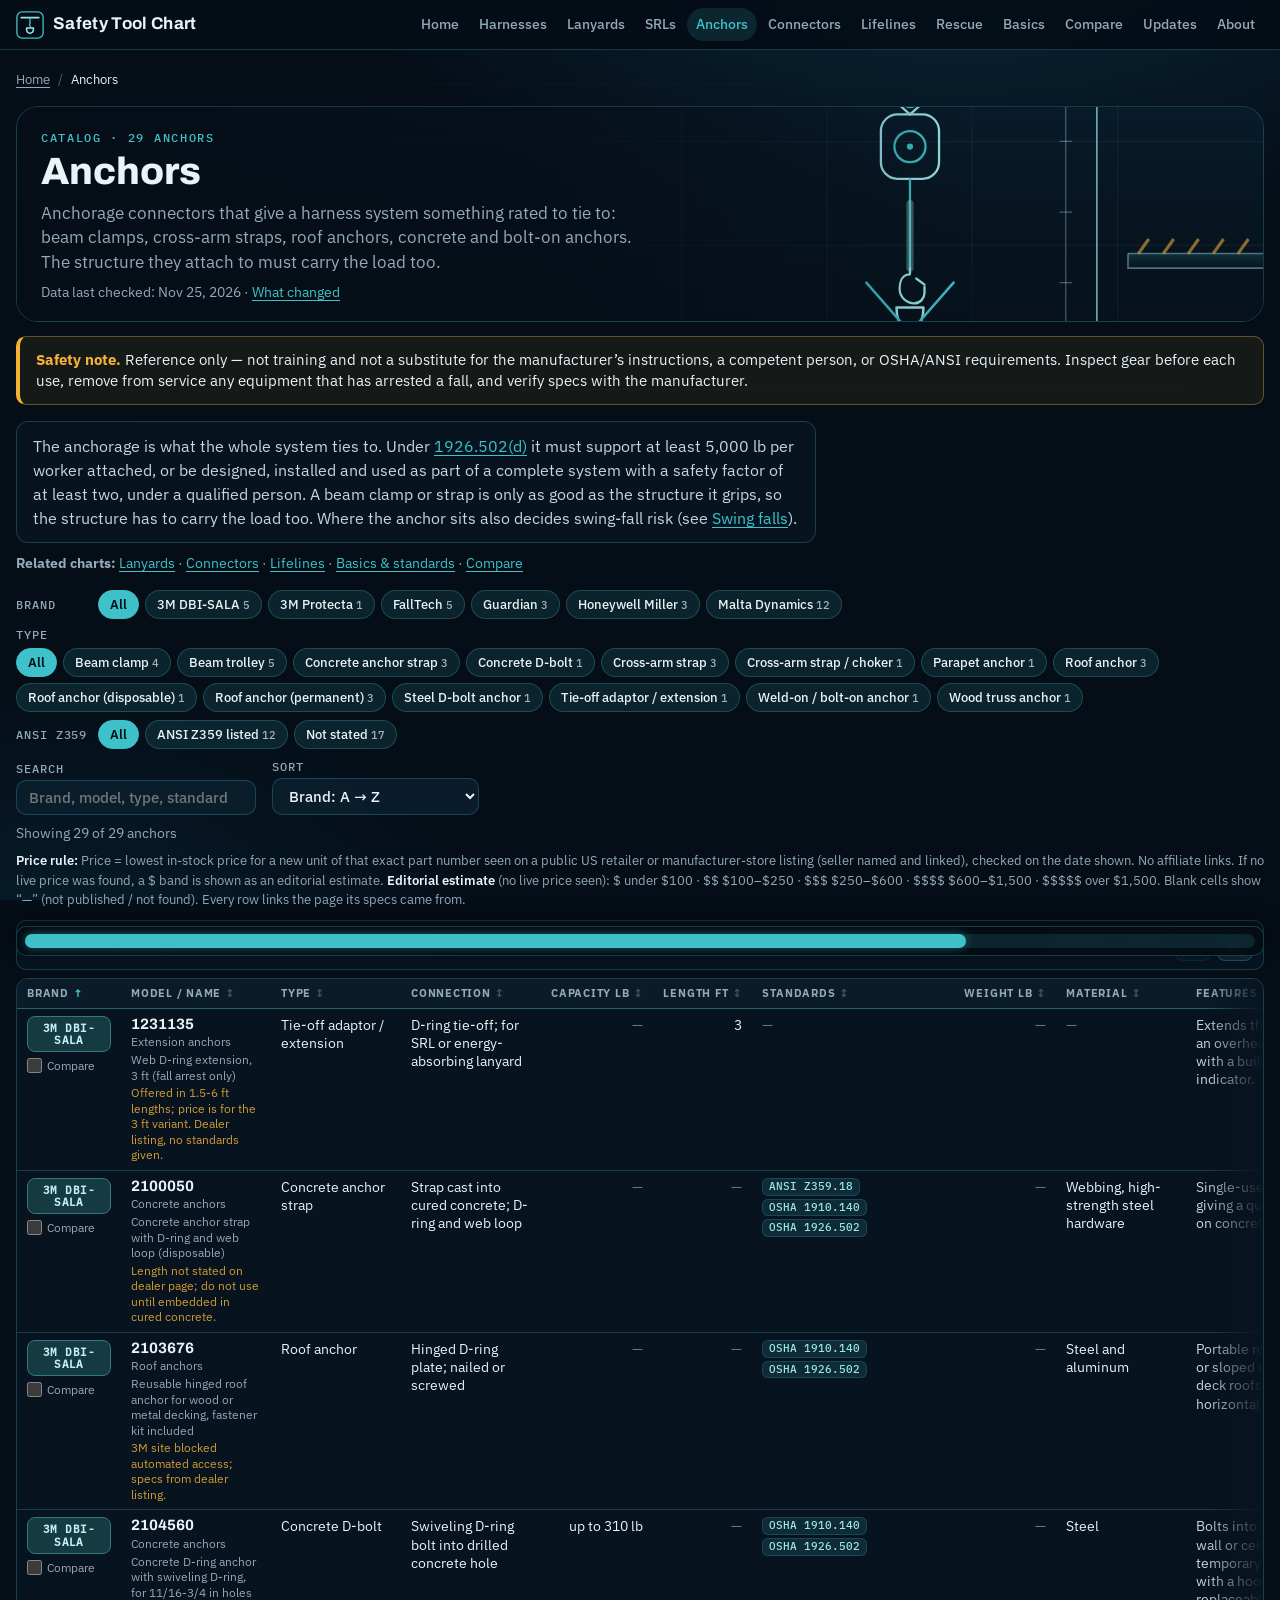
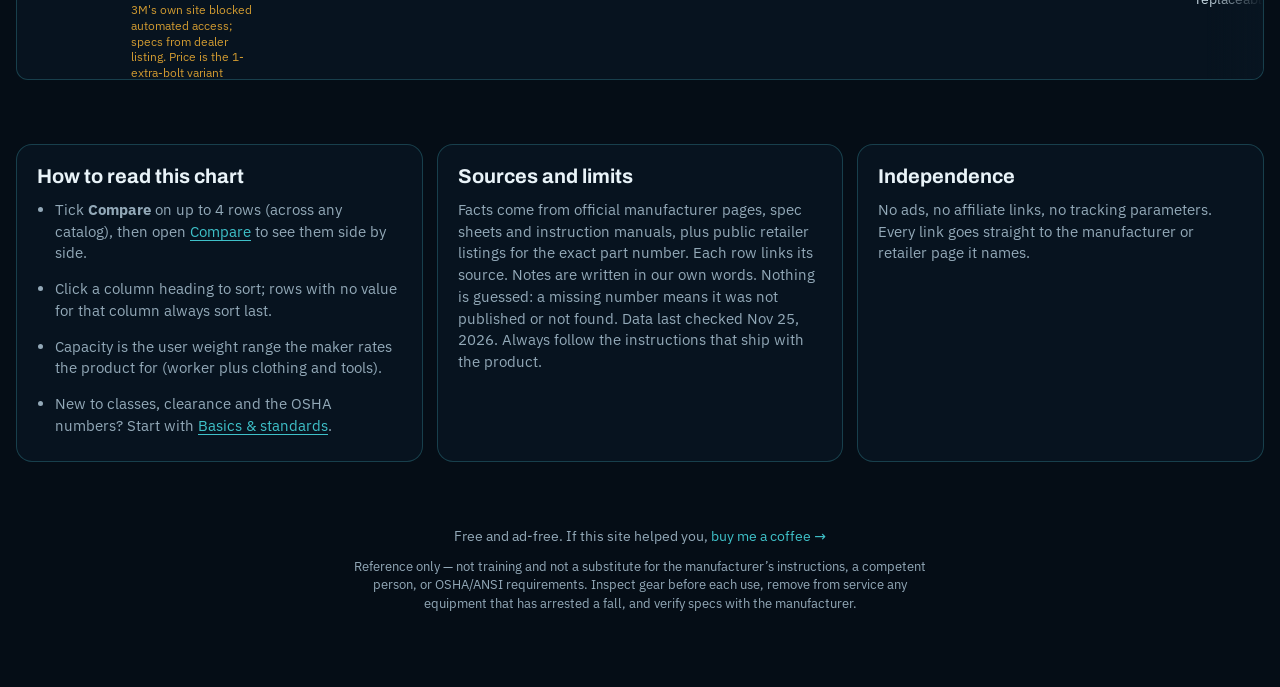
<file: anchors.html>
<!doctype html>
<html lang="en">
<head>
<meta charset="utf-8">
<meta name="viewport" content="width=device-width,initial-scale=1,viewport-fit=cover">
<meta name="msvalidate.01" content="77C3B18F4D942281667A47021926052C" />
<meta name="google-site-verification" content="DBsd4dRo6CszvxQNH2xXlYTnwq2I4v30uIsV_nwwEc8" />
<title>Fall Protection Anchors Compared · Safety Tool Chart</title>
<meta name="description" content="Compare anchorage connectors: beam clamps, cross-arm straps, roof anchors, concrete and bolt-on anchors, with capacity, standards, weight and price.">
<link rel="canonical" href="https://safetytoolchart.pages.dev/anchors">
<meta property="og:type" content="article">
<meta property="og:site_name" content="Safety Tool Chart">
<meta property="og:locale" content="en_US">
<meta property="og:title" content="Fall Protection Anchors Compared · Safety Tool Chart">
<meta property="og:description" content="Compare anchorage connectors: beam clamps, cross-arm straps, roof anchors, concrete and bolt-on anchors, with capacity, standards, weight and price.">
<meta property="og:url" content="https://safetytoolchart.pages.dev/anchors">
<meta property="og:image" content="https://safetytoolchart.pages.dev/og-image.png">
<meta property="og:image:type" content="image/png">
<meta property="og:image:width" content="1200">
<meta property="og:image:height" content="630">
<meta property="og:image:alt" content="Safety Tool Chart: an overhead anchor, a lanyard and a harness D-ring drawn in teal line art">
<meta name="twitter:card" content="summary_large_image">
<meta name="twitter:title" content="Fall Protection Anchors Compared · Safety Tool Chart">
<meta name="twitter:description" content="Compare anchorage connectors: beam clamps, cross-arm straps, roof anchors, concrete and bolt-on anchors, with capacity, standards, weight and price.">
<meta name="twitter:image" content="https://safetytoolchart.pages.dev/og-image.png">
<meta name="twitter:image:alt" content="Safety Tool Chart: an overhead anchor, a lanyard and a harness D-ring drawn in teal line art">
<meta name="theme-color" content="#050d16">
<link rel="icon" href="favicon.ico" sizes="any">
<link rel="icon" href="favicon.svg" type="image/svg+xml">
<link rel="apple-touch-icon" href="apple-touch-icon.png">
<link rel="preload" href="fonts/ibm-plex-sans-latin.woff2" as="font" type="font/woff2" crossorigin>
<link rel="stylesheet" href="theme.css?v=20261124a">
<script type="application/ld+json">{"@context": "https://schema.org", "@graph": [{"@type": "Dataset", "@id": "https://safetytoolchart.pages.dev/anchors#dataset", "name": "Fall protection anchors compared: beam clamps, straps, roof anchors", "description": "Compare anchorage connectors: beam clamps, cross-arm straps, roof anchors, concrete and bolt-on anchors, with capacity, standards, weight and price.", "url": "https://safetytoolchart.pages.dev/anchors", "inLanguage": "en", "creator": {"@type": "Person", "name": "Marcus Travis"}, "dateModified": "2026-11-25", "isAccessibleForFree": true, "keywords": ["fall protection", "anchors", "OSHA", "ANSI Z359", "comparison chart"], "variableMeasured": ["Brand", "Model / name", "Type", "Connection", "Capacity lb", "Length ft", "Standards", "Weight lb", "Material", "Features", "Price"], "distribution": [{"@type": "DataDownload", "encodingFormat": "text/plain", "contentUrl": "https://safetytoolchart.pages.dev/llms-full.txt"}]}, {"@type": "BreadcrumbList", "itemListElement": [{"@type": "ListItem", "position": 1, "name": "Home", "item": "https://safetytoolchart.pages.dev/"}, {"@type": "ListItem", "position": 2, "name": "Anchors", "item": "https://safetytoolchart.pages.dev/anchors"}]}, {"@type": "ItemList", "name": "Fall protection anchors compared: beam clamps, straps, roof anchors — Safety Tool Chart", "numberOfItems": 29, "itemListElement": [{"@type": "ListItem", "position": 1, "name": "Malta Dynamics A6303", "url": "https://safetytoolchart.pages.dev/anchors#p-malta-dynamics-reusable-roof-anchor-a6303"}, {"@type": "ListItem", "position": 2, "name": "Malta Dynamics A6318", "url": "https://safetytoolchart.pages.dev/anchors#p-malta-dynamics-single-use-roof-anchor-a6318"}, {"@type": "ListItem", "position": 3, "name": "Malta Dynamics A6308", "url": "https://safetytoolchart.pages.dev/anchors#p-malta-dynamics-permanent-roof-anchor-a6308"}, {"@type": "ListItem", "position": 4, "name": "Malta Dynamics A6320", "url": "https://safetytoolchart.pages.dev/anchors#p-malta-dynamics-roof-anchor-standard-a6320"}, {"@type": "ListItem", "position": 5, "name": "Malta Dynamics A6316", "url": "https://safetytoolchart.pages.dev/anchors#p-malta-dynamics-parapet-anchor-a6316"}, {"@type": "ListItem", "position": 6, "name": "Malta Dynamics A6101", "url": "https://safetytoolchart.pages.dev/anchors#p-malta-dynamics-beam-trolley-a6101"}, {"@type": "ListItem", "position": 7, "name": "Malta Dynamics A6103", "url": "https://safetytoolchart.pages.dev/anchors#p-malta-dynamics-beam-walker-super-slider-a6103"}, {"@type": "ListItem", "position": 8, "name": "Malta Dynamics A6105", "url": "https://safetytoolchart.pages.dev/anchors#p-malta-dynamics-vertical-fixed-beam-anchor-a6105"}, {"@type": "ListItem", "position": 9, "name": "Malta Dynamics A6350", "url": "https://safetytoolchart.pages.dev/anchors#p-malta-dynamics-cross-arm-strap-a6350"}, {"@type": "ListItem", "position": 10, "name": "Malta Dynamics A7360", "url": "https://safetytoolchart.pages.dev/anchors#p-malta-dynamics-5k-swivel-anchor-a7360"}, {"@type": "ListItem", "position": 11, "name": "Malta Dynamics A6400", "url": "https://safetytoolchart.pages.dev/anchors#p-malta-dynamics-concrete-anchor-strap-a6400"}, {"@type": "ListItem", "position": 12, "name": "Malta Dynamics A8000", "url": "https://safetytoolchart.pages.dev/anchors#p-malta-dynamics-truss-anchor-a8000"}, {"@type": "ListItem", "position": 13, "name": "Guardian 00215", "url": "https://safetytoolchart.pages.dev/anchors#p-guardian-beamer-trolley-anchor-00215"}, {"@type": "ListItem", "position": 14, "name": "Guardian 01640", "url": "https://safetytoolchart.pages.dev/anchors#p-guardian-cross-arm-strap-01640"}, {"@type": "ListItem", "position": 15, "name": "Guardian 01620", "url": "https://safetytoolchart.pages.dev/anchors#p-guardian-cross-arm-strap-01620"}, {"@type": "ListItem", "position": 16, "name": "3M DBI-SALA 2104560", "url": "https://safetytoolchart.pages.dev/anchors#p-3m-dbi-sala-concrete-d-ring-anchor-2104560"}, {"@type": "ListItem", "position": 17, "name": "3M DBI-SALA 2103676", "url": "https://safetytoolchart.pages.dev/anchors#p-3m-dbi-sala-reusable-hinged-roof-anchor-2103676"}, {"@type": "ListItem", "position": 18, "name": "3M DBI-SALA 2108406", "url": "https://safetytoolchart.pages.dev/anchors#p-3m-dbi-sala-fixed-beam-anchor-2108406"}, {"@type": "ListItem", "position": 19, "name": "3M DBI-SALA 1231135", "url": "https://safetytoolchart.pages.dev/anchors#p-3m-dbi-sala-web-d-ring-extension-anchor-1231135"}, {"@type": "ListItem", "position": 20, "name": "3M DBI-SALA 2100050", "url": "https://safetytoolchart.pages.dev/anchors#p-3m-dbi-sala-pass-through-concrete-strap-2100050"}, {"@type": "ListItem", "position": 21, "name": "3M Protecta 2190057", "url": "https://safetytoolchart.pages.dev/anchors#p-3m-protecta-pro-concrete-anchor-strap-2190057"}, {"@type": "ListItem", "position": 22, "name": "FallTech 7533", "url": "https://safetytoolchart.pages.dev/anchors#p-falltech-trailing-dual-adjust-beam-clamp-7533"}, {"@type": "ListItem", "position": 23, "name": "FallTech 7540A14", "url": "https://safetytoolchart.pages.dev/anchors#p-falltech-beamlock-dual-adjust-7540a14"}, {"@type": "ListItem", "position": 24, "name": "FallTech 7712", "url": "https://safetytoolchart.pages.dev/anchors#p-falltech-aluminum-beam-trolley-7712"}, {"@type": "ListItem", "position": 25, "name": "FallTech 72493FT", "url": "https://safetytoolchart.pages.dev/anchors#p-falltech-arc-flash-cinch-loop-choker-72493ft"}, {"@type": "ListItem", "position": 26, "name": "FallTech 7420", "url": "https://safetytoolchart.pages.dev/anchors#p-falltech-rotating-d-ring-anchor-7420"}, {"@type": "ListItem", "position": 27, "name": "Honeywell Miller RA45", "url": "https://safetytoolchart.pages.dev/anchors#p-miller-claw-permanent-roof-anchor-ra45"}, {"@type": "ListItem", "position": 28, "name": "Honeywell Miller 8814-24", "url": "https://safetytoolchart.pages.dev/anchors#p-miller-shadow-beam-anchor-8814-24"}, {"@type": "ListItem", "position": 29, "name": "Honeywell Miller 416", "url": "https://safetytoolchart.pages.dev/anchors#p-miller-d-bolt-anchor-416"}]}]}</script>
</head>
<body>
<div class="page-bg"></div>
<a class="skip" href="#main">Skip to content</a>
<nav class="topnav" aria-label="Primary">
  <div class="inner">
    <a class="brand" href="index.html">
      <svg width="28" height="28" viewBox="0 0 32 32" aria-hidden="true"><rect x="1" y="1" width="30" height="30" rx="6" fill="none" stroke="#3fc1c9" stroke-width="1.5"/><path d="M6 7.5 H26" stroke="#9be7ea" stroke-width="2" stroke-linecap="round"/><path d="M16 7.5 V15" stroke="#3fc1c9" stroke-width="1.6"/><path d="M16 15 c-2.2 1.4 2.2 2.6 0 4" fill="none" stroke="#3fc1c9" stroke-width="1.5"/><path d="M12 19.5 h8 a0 0 0 0 1 0 0 c0 3.8 -1.8 6 -4 6 s-4 -2.2 -4 -6 z" fill="none" stroke="#9be7ea" stroke-width="1.7" stroke-linejoin="round"/></svg>
      Safety Tool Chart
    </a>
    <button type="button" class="nav-toggle" aria-expanded="false" aria-controls="primary-nav" aria-label="Open menu">☰ Menu</button>
    <ul class="nav-links" id="primary-nav"><li><a href="index.html">Home</a></li><li><a href="harnesses.html">Harnesses</a></li><li><a href="lanyards.html">Lanyards</a></li><li><a href="srls.html">SRLs</a></li><li><a href="anchors.html" aria-current="page">Anchors</a></li><li><a href="connectors.html">Connectors</a></li><li><a href="lifelines.html">Lifelines</a></li><li><a href="rescue.html">Rescue</a></li><li><a href="basics.html">Basics</a></li><li><a href="compare.html">Compare <span class="cmp-n" hidden>0</span></a></li><li><a href="updates.html">Updates</a></li><li><a href="index.html#about">About</a></li></ul>
  </div>
</nav>
<div class="wrap chart-wrap" id="main">
<nav class="crumbs" aria-label="Breadcrumb"><ol><li><a href="index.html">Home</a></li><li><span aria-current="page">Anchors</span></li></ol></nav>
<header class="hero compact">
  <div class="hero-art"><svg class="hero-svg" viewBox="0 0 1200 420" preserveAspectRatio="xMaxYMid slice" aria-hidden="true">
  <defs>
    <linearGradient id="hsky" x1="0" y1="0" x2="0" y2="1">
      <stop offset="0%" stop-color="#0a2236"/>
      <stop offset="45%" stop-color="#071622"/>
      <stop offset="100%" stop-color="#050d16"/>
    </linearGradient>
    <linearGradient id="hglow" x1="0" y1="0" x2="0" y2="1">
      <stop offset="0%" stop-color="#3fc1c9" stop-opacity="0.16"/>
      <stop offset="100%" stop-color="#3fc1c9" stop-opacity="0"/>
    </linearGradient>
  </defs>
  <rect width="1200" height="420" fill="url(#hsky)"/>
  <!-- faint structural grid -->
  <g stroke="#8fb4c8" stroke-opacity="0.08" stroke-width="1">
    <path d="M0,140 H1200 M0,240 H1200 M0,340 H1200"/>
    <path d="M500,0 V420 M640,0 V420 M780,0 V420 M920,0 V420 M1060,0 V420"/>
  </g>
  <!-- overhead I-beam -->
  <g fill="none" stroke="#9be7ea" stroke-width="2">
    <path d="M560,34 H1200 M560,40 H1200"/>
    <path d="M560,62 H1200 M560,68 H1200"/>
    <path d="M560,34 V40 M560,62 V68"/>
  </g>
  <path d="M560,40 H1200 V62 H560 Z" fill="#3fc1c9" fill-opacity="0.06"/>
  <!-- beam clamp anchor -->
  <g fill="none" stroke="#3fc1c9" stroke-width="2.2" stroke-linejoin="round">
    <path d="M832,72 L824,72 L824,30 L836,22"/>
    <path d="M888,72 L896,72 L896,30 L884,22"/>
    <path d="M824,58 H896"/>
    <path d="M860,72 V86"/>
    <ellipse cx="860" cy="96" rx="9" ry="11"/>
  </g>
  <!-- SRL housing -->
  <g fill="none" stroke="#9be7ea" stroke-width="2.2">
    <path d="M851,106 l9,8 l9,-8"/>
    <rect x="832" y="114" width="56" height="62" rx="16"/>
    <circle cx="860" cy="145" r="15" stroke="#3fc1c9"/>
    <circle cx="860" cy="145" r="3" fill="#3fc1c9" stroke="none"/>
  </g>
  <!-- lifeline down to harness -->
  <path d="M860,176 V262" fill="none" stroke="#3fc1c9" stroke-width="2.2"/>
  <path d="M860,200 V262" fill="none" stroke="#9be7ea" stroke-opacity="0.35" stroke-width="7" stroke-linecap="round"/>
  <!-- snap hook -->
  <g fill="none" stroke="#9be7ea" stroke-width="2.2" stroke-linecap="round" stroke-linejoin="round">
    <path d="M860,262 v6 c-8,0 -10,8 -10,14 c0,9 8,14 14,14 c6,0 10,-5 10,-10 v-6"/>
    <path d="M874,278 l-8,-6"/>
  </g>
  <!-- harness back: D-ring and crossed straps -->
  <g fill="none" stroke="#3fc1c9" stroke-width="2.4" stroke-linecap="round" stroke-linejoin="round">
    <path d="M847,300 h26 c0,14 -6,22 -13,22 c-7,0 -13,-8 -13,-22 z" stroke="#9be7ea"/>
    <path d="M818,276 L902,372"/>
    <path d="M902,276 L818,372"/>
    <path d="M808,372 Q860,392 912,372"/>
    <path d="M824,390 L812,412 M896,390 L908,412"/>
  </g>
  <rect x="852" y="314" width="16" height="14" rx="2" fill="#050d16" stroke="#3fc1c9" stroke-width="1.6"/>
  <!-- clearance scale -->
  <g stroke="#8fb4c8" stroke-opacity="0.45" stroke-width="1.2" fill="none">
    <path d="M1010,72 V412"/>
    <path d="M1000,72 H1020 M1004,140 H1016 M1004,208 H1016 M1004,276 H1016 M1004,344 H1016 M1000,412 H1020"/>
  </g>
  <g fill="none" stroke="#9be7ea" stroke-opacity="0.7" stroke-width="1.6" stroke-linecap="round">
    <path d="M1040,80 V404 M1034,90 l6,-10 l6,10 M1034,394 l6,10 l6,-10"/>
  </g>
  <!-- working surface edge (leading edge) -->
  <g fill="none" stroke="#8fb4c8" stroke-width="1.6" stroke-opacity="0.55">
    <path d="M1070,248 H1200"/>
    <path d="M1070,248 V262 H1200"/>
  </g>
  <rect x="1070" y="248" width="130" height="14" fill="url(#hglow)"/>
  <g stroke="#f5b335" stroke-opacity="0.55" stroke-width="3">
    <path d="M1080,248 l10,-14 M1104,248 l10,-14 M1128,248 l10,-14 M1152,248 l10,-14 M1176,248 l10,-14"/>
  </g>
</svg>
</div>
  <div class="hero-copy">
    <span class="eyebrow">Catalog · 29 anchors</span>
    <h1>Anchors</h1>
    <p class="lede">Anchorage connectors that give a harness system something rated to tie to: beam clamps, cross-arm straps, roof anchors, concrete and bolt-on anchors. The structure they attach to must carry the load too.</p>
    <p class="checked">Data last checked: <time datetime="2026-11-25">Nov 25, 2026</time> · <a href="updates.html">What changed</a></p>
  </div>
</header>
<aside class="safety" role="note"><strong>Safety note.</strong> Reference only — not training and not a substitute for the manufacturer’s instructions, a competent person, or OSHA/ANSI requirements. Inspect gear before each use, remove from service any equipment that has arrested a fall, and verify specs with the manufacturer.</aside>
  <div class="answer">
    <p>The anchorage is what the whole system ties to. Under <a href="https://www.osha.gov/laws-regs/regulations/standardnumber/1926/1926.502" target="_blank" rel="noopener">1926.502(d)</a> it must support at least 5,000 lb per worker attached, or be designed, installed and used as part of a complete system with a safety factor of at least two, under a qualified person. A beam clamp or strap is only as good as the structure it grips, so the structure has to carry the load too. Where the anchor sits also decides swing-fall risk (see <a href="basics.html#swing">Swing falls</a>).</p>
  </div>
  <p class="related"><strong>Related charts:</strong> <a href="lanyards.html">Lanyards</a> · <a href="connectors.html">Connectors</a> · <a href="lifelines.html">Lifelines</a> · <a href="basics.html">Basics &amp; standards</a> · <a href="compare.html">Compare</a></p>
  <div class="toolbar">
    <div class="fgroups" id="fgroups"></div>
    <div class="tools">
      <label class="search">Search
        <input type="search" id="search" placeholder="Brand, model, type, standard" autocomplete="off">
      </label>
      <label class="sort">Sort
        <select id="sort"></select>
      </label>
    </div>
  </div>
  <p class="count" id="count" aria-live="polite"></p>
  <p class="table-caption" id="cap"><strong>Price rule:</strong> Price = lowest in-stock price for a new unit of that exact part number seen on a public US retailer or manufacturer-store listing (seller named and linked), checked on the date shown. No affiliate links. If no live price was found, a $ band is shown as an editorial estimate. <strong>Editorial estimate</strong> (no live price seen): $ under $100 · $$ $100–$250 · $$$ $250–$600 · $$$$ $600–$1,500 · $$$$$ over $1,500. Blank cells show “—” (not published / not found). Every row links the page its specs came from.</p>
  <div class="table-box">
    <table class="chart" aria-describedby="cap">
      <caption class="sr-only">Anchors: one row per part number</caption>
      <thead><tr><th scope="col"><button type="button" class="th-btn" data-k="brand">Brand</button></th><th scope="col"><button type="button" class="th-btn" data-k="model">Model / name</button></th><th scope="col"><button type="button" class="th-btn" data-k="type">Type</button></th><th scope="col"><button type="button" class="th-btn" data-k="attachment">Connection</button></th><th class="num" scope="col"><button type="button" class="th-btn" data-k="capacity">Capacity lb</button></th><th class="num" scope="col"><button type="button" class="th-btn" data-k="length">Length ft</button></th><th scope="col"><button type="button" class="th-btn" data-k="standards">Standards</button></th><th class="num" scope="col"><button type="button" class="th-btn" data-k="weight">Weight lb</button></th><th scope="col"><button type="button" class="th-btn" data-k="material">Material</button></th><th scope="col"><button type="button" class="th-btn" data-k="features">Features</button></th><th scope="col"><button type="button" class="th-btn" data-k="price">Price</button></th><th scope="col">Links</th></tr></thead>
      <tbody id="rows"></tbody>
    </table>
  </div>
  <div class="notes">
    <section><h2>How to read this chart</h2><ul>
      <li>Tick <strong>Compare</strong> on up to 4 rows (across any catalog), then open <a href="compare.html">Compare</a> to see them side by side.</li>
      <li>Click a column heading to sort; rows with no value for that column always sort last.</li>
      <li>Capacity is the user weight range the maker rates the product for (worker plus clothing and tools).</li>
      <li>New to classes, clearance and the OSHA numbers? Start with <a href="basics.html">Basics &amp; standards</a>.</li>
    </ul></section>
    <section><h2>Sources and limits</h2>
      <p>Facts come from official manufacturer pages, spec sheets and instruction manuals, plus public retailer listings for the exact part number. Each row links its source. Notes are written in our own words. Nothing is guessed: a missing number means it was not published or not found. Data last checked Nov 25, 2026. Always follow the instructions that ship with the product.</p></section>
    <section><h2>Independence</h2>
      <p>No ads, no affiliate links, no tracking parameters. Every link goes straight to the manufacturer or retailer page it names.</p></section>
  </div>
</div>
<footer class="site-footer">
<p class="kofi">Free and ad-free. If this site helped you, <a href="https://ko-fi.com/marcustravis" target="_blank" rel="noopener">buy me a coffee →</a></p>
<p class="foot-safety">Reference only — not training and not a substitute for the manufacturer’s instructions, a competent person, or OSHA/ANSI requirements. Inspect gear before each use, remove from service any equipment that has arrested a fall, and verify specs with the manufacturer.</p>
</footer>
<script>
(function () {
  function syncNavH() {
    var nav = document.querySelector(".topnav");
    if (!nav) return;
    document.documentElement.style.setProperty("--nav-h", Math.ceil(nav.getBoundingClientRect().height) + "px");
  }
  syncNavH();
  window.addEventListener("resize", syncNavH);
  if (window.ResizeObserver && document.querySelector(".topnav")) {
    new ResizeObserver(syncNavH).observe(document.querySelector(".topnav"));
  }
})();
</script>
<script src="compare.js?v=20261124a" defer></script>
<script src="nav.js?v=20261124a" defer></script>
<script src="app.js?v=20261124a" defer></script>
<script src="scroll-hint.js?v=20261124a" defer></script>
<script>
const DATA = [{"id": "malta-dynamics-reusable-roof-anchor-a6303", "brand": "Malta Dynamics", "series": "Roof anchors", "model": "A6303", "name": "Reusable roof anchor, 21 in, two movable legs", "type": "Roof anchor", "standards": ["OSHA 1910", "OSHA 1926 Subpart M", "ANSI Z359.18-2017 Type A", "ANSI A10.32-12"], "ansi_class": null, "cap_min_lb": 130, "cap_max_lb": 310, "length_ft": null, "weight_lb": 2.4, "attachment": "Steel D-ring; nailed or screwed to wood roof framing", "gate_lbf": null, "material": "Zinc-plated steel", "sizes": null, "features": "Low-cost reusable temporary anchor for wood roofs from flat up to 12/12 pitch, nails supplied.", "price_usd": 20.99, "price_source": "Malta Dynamics store", "price_url": "https://maltadynamics.com/products/reusable-roof-anchor", "price_checked": "2026-11-25", "price_scale": null, "product_url": "https://maltadynamics.com/products/reusable-roof-anchor", "spec_url": "https://maltadynamics.com/products/reusable-roof-anchor", "notes": "5,000 lb minimum breaking strength per Malta.", "rid": "p-malta-dynamics-reusable-roof-anchor-a6303", "_icon": null}, {"id": "malta-dynamics-single-use-roof-anchor-a6318", "brand": "Malta Dynamics", "series": "Roof anchors", "model": "A6318", "name": "Single-use (disposable) roof anchor, nail-on", "type": "Roof anchor (disposable)", "standards": ["OSHA 1926.502", "OSHA 1910.66", "ANSI Z359.18-2017"], "ansi_class": null, "cap_min_lb": 130, "cap_max_lb": 310, "length_ft": null, "weight_lb": null, "attachment": "Bendable plate with D-ring; eight 16d nails included", "gate_lbf": null, "material": "Zinc-plated alloy steel", "sizes": null, "features": "Disposable anchor that bends over the ridge or matches pitch and is left on the roof after the job.", "price_usd": 6.49, "price_source": "Malta Dynamics store", "price_url": "https://maltadynamics.com/products/single-use-roof-anchor", "price_checked": "2026-11-25", "price_scale": null, "product_url": "https://maltadynamics.com/products/single-use-roof-anchor", "spec_url": "https://maltadynamics.com/products/single-use-roof-anchor", "notes": "5,000 lb minimum breaking strength per Malta.", "rid": "p-malta-dynamics-single-use-roof-anchor-a6318", "_icon": null}, {"id": "malta-dynamics-permanent-roof-anchor-a6308", "brand": "Malta Dynamics", "series": "Roof anchors", "model": "A6308", "name": "Permanent ridge roof anchor, 10 in ridge, stainless body", "type": "Roof anchor (permanent)", "standards": ["ANSI", "OSHA"], "ansi_class": null, "cap_min_lb": null, "cap_max_lb": null, "length_ft": null, "weight_lb": null, "attachment": "Two D-ring ends, 18 in stainless body over wood ridge", "gate_lbf": null, "material": "Stainless steel body, alloy steel D-rings", "sizes": null, "features": "Permanent ridge anchor for wood roofs, intended to stay in place for later maintenance.", "price_usd": 20.99, "price_source": "Malta Dynamics store", "price_url": "https://maltadynamics.com/products/permanent-roof-anchor", "price_checked": "2026-11-25", "price_scale": null, "product_url": "https://maltadynamics.com/products/permanent-roof-anchor", "spec_url": "https://maltadynamics.com/products/permanent-roof-anchor", "notes": "Source says compliant with applicable ANSI/OSHA without citing edition, so standards left generic. 5,000 lb minimum tensile strength. 12 in ridge version is A6302.", "rid": "p-malta-dynamics-permanent-roof-anchor-a6308", "_icon": null}, {"id": "malta-dynamics-roof-anchor-standard-a6320", "brand": "Malta Dynamics", "series": "Roof anchors", "model": "A6320", "name": "Fixed-post roof anchor, 12 in post (18 in is A6321)", "type": "Roof anchor (permanent)", "standards": ["ANSI Z359.18-2017", "OSHA 1926 Subpart M", "OSHA 1910"], "ansi_class": null, "cap_min_lb": null, "cap_max_lb": null, "length_ft": null, "weight_lb": null, "attachment": "Round post through roof flashing; steel, wood or concrete deck", "gate_lbf": null, "material": "Galvanized steel", "sizes": null, "features": "Tall round post sits above the finished roof surface for an easy-to-find tie-off and fits common flashing kits.", "price_usd": 235.99, "price_source": "Malta Dynamics store", "price_url": "https://maltadynamics.com/products/roof-anchor-standard", "price_checked": "2026-11-25", "price_scale": null, "product_url": "https://maltadynamics.com/products/roof-anchor-standard", "spec_url": "https://maltadynamics.com/products/roof-anchor-standard", "notes": "5,000 lb minimum breaking strength. Price shown is for the 12 in variant.", "rid": "p-malta-dynamics-roof-anchor-standard-a6320", "_icon": null}, {"id": "malta-dynamics-parapet-anchor-a6316", "brand": "Malta Dynamics", "series": "Parapet anchor", "model": "A6316", "name": "Reusable parapet clamp anchor for walls 2.36-14.1 in thick", "type": "Parapet anchor", "standards": [], "ansi_class": null, "cap_min_lb": null, "cap_max_lb": null, "length_ft": null, "weight_lb": null, "attachment": "Clamps onto parapet wall; SRL tie-off", "gate_lbf": null, "material": null, "sizes": null, "features": "Clamp-on, non-penetrating anchor that can be repositioned around a flat roof edge for SRL use.", "price_usd": 378.99, "price_source": "Malta Dynamics store", "price_url": "https://maltadynamics.com/products/parapet-anchor", "price_checked": "2026-11-25", "price_scale": null, "product_url": "https://maltadynamics.com/products/parapet-anchor", "spec_url": "https://maltadynamics.com/products/parapet-anchor", "notes": "Product page text gives no standards or rating.", "rid": "p-malta-dynamics-parapet-anchor-a6316", "_icon": null}, {"id": "malta-dynamics-beam-trolley-a6101", "brand": "Malta Dynamics", "series": "Beam anchors", "model": "A6101", "name": "Beam trolley for 3-10 in flanges, 5,000 lbf", "type": "Beam trolley", "standards": [], "ansi_class": null, "cap_min_lb": null, "cap_max_lb": null, "length_ft": null, "weight_lb": null, "attachment": "Rolling trolley with D-ring; adjustable rollers with secondary lock screws", "gate_lbf": null, "material": null, "sizes": null, "features": "Rolls along an I-beam flange so a worker stays tied off while moving; toggle plate plus lock screws secure the fit.", "price_usd": 532.49, "price_source": "Malta Dynamics store", "price_url": "https://maltadynamics.com/products/beam-trolley", "price_checked": "2026-11-25", "price_scale": null, "product_url": "https://maltadynamics.com/products/beam-trolley", "spec_url": "https://maltadynamics.com/products/beam-trolley", "notes": "Page cites a 5,000 lb static-load beam requirement.", "rid": "p-malta-dynamics-beam-trolley-a6101", "_icon": null}, {"id": "malta-dynamics-beam-walker-super-slider-a6103", "brand": "Malta Dynamics", "series": "Beam anchors", "model": "A6103", "name": "Beam Walker Super Slider, 3.5-14 in flanges", "type": "Beam trolley", "standards": ["OSHA 1926.502"], "ansi_class": null, "cap_min_lb": null, "cap_max_lb": null, "length_ft": null, "weight_lb": null, "attachment": "Sliding anchor with hooks on a latch; D-ring", "gate_lbf": null, "material": null, "sizes": null, "features": "Slide-on beam anchor that hooks over the top flange and also works for rope access and positioning.", "price_usd": 185.49, "price_source": "Malta Dynamics store", "price_url": "https://maltadynamics.com/products/beam-walker-super-slider", "price_checked": "2026-11-25", "price_scale": null, "product_url": "https://maltadynamics.com/products/beam-walker-super-slider", "spec_url": "https://maltadynamics.com/products/beam-walker-super-slider", "notes": "Page cites 5,000 lbf flange requirement. A6104 covers 3.5-24 in at $216.49.", "rid": "p-malta-dynamics-beam-walker-super-slider-a6103", "_icon": null}, {"id": "malta-dynamics-vertical-fixed-beam-anchor-a6105", "brand": "Malta Dynamics", "series": "Beam anchors", "model": "A6105", "name": "Fixed/vertical beam clamp, 4.5-12 in flanges", "type": "Beam clamp", "standards": [], "ansi_class": null, "cap_min_lb": null, "cap_max_lb": null, "length_ft": null, "weight_lb": null, "attachment": "360-degree swivel D-ring; one fixed paw and one adjustable paw", "gate_lbf": null, "material": "Aircraft aluminum bars", "sizes": null, "features": "Tighten-down beam clamp usable overhead or, with competent-person approval, at foot level.", "price_usd": 253.49, "price_source": "Malta Dynamics store", "price_url": "https://maltadynamics.com/products/vertical-fixed-beam-anchor", "price_checked": "2026-11-25", "price_scale": null, "product_url": "https://maltadynamics.com/products/vertical-fixed-beam-anchor", "spec_url": "https://maltadynamics.com/products/vertical-fixed-beam-anchor", "notes": "5,000 lb anchorage structure requirement.", "rid": "p-malta-dynamics-vertical-fixed-beam-anchor-a6105", "_icon": null}, {"id": "malta-dynamics-cross-arm-strap-a6350", "brand": "Malta Dynamics", "series": "Anchor straps", "model": "A6350", "name": "Cross-arm strap, 4 ft, pass-through D-rings", "type": "Cross-arm strap", "standards": [], "ansi_class": null, "cap_min_lb": null, "cap_max_lb": null, "length_ft": 4, "weight_lb": null, "attachment": "Two D-rings (pass-through loop); basket, choker or saddle", "gate_lbf": null, "material": "Webbing with wear pad", "sizes": null, "features": "Wrap around a beam or timber and pass the small D-ring through the big one for a cheap reusable tie-off.", "price_usd": 22.99, "price_source": "Malta Dynamics store", "price_url": "https://maltadynamics.com/products/cross-arm-strap", "price_checked": "2026-11-25", "price_scale": null, "product_url": "https://maltadynamics.com/products/cross-arm-strap", "spec_url": "https://maltadynamics.com/products/cross-arm-strap", "notes": "Standards come from the Malta search listing, not the page body fetched; 6 ft is A6351 at $26.99. Class/value not stated on the page we read; left blank.", "rid": "p-malta-dynamics-cross-arm-strap-a6350", "_icon": null}, {"id": "malta-dynamics-5k-swivel-anchor-a7360", "brand": "Malta Dynamics", "series": "Anchors", "model": "A7360", "name": "5K swivel anchor, steel version (concrete version A7360C)", "type": "Weld-on / bolt-on anchor", "standards": [], "ansi_class": null, "cap_min_lb": null, "cap_max_lb": null, "length_ft": null, "weight_lb": null, "attachment": "360-degree swivel D-ring that flips 180 degrees", "gate_lbf": null, "material": null, "sizes": null, "features": "Compact swivel anchorage point offered for steel and for concrete, 5,000 lb minimum breaking strength.", "price_usd": 72.99, "price_source": "Malta Dynamics store", "price_url": "https://maltadynamics.com/products/5k-swivel-anchor", "price_checked": "2026-11-25", "price_scale": null, "product_url": "https://maltadynamics.com/products/5k-swivel-anchor", "spec_url": "https://maltadynamics.com/products/5k-swivel-anchor", "notes": "Concrete variant A7360C is $75.99.", "rid": "p-malta-dynamics-5k-swivel-anchor-a7360", "_icon": null}, {"id": "malta-dynamics-concrete-anchor-strap-a6400", "brand": "Malta Dynamics", "series": "Anchor straps", "model": "A6400", "name": "Concrete anchor strap, 4 ft, cast into poured concrete", "type": "Concrete anchor strap", "standards": [], "ansi_class": null, "cap_min_lb": null, "cap_max_lb": null, "length_ft": 4, "weight_lb": null, "attachment": "Polyester web strap cast into concrete column/wall", "gate_lbf": null, "material": "Polyester web with sheath", "sizes": null, "features": "Cast-in strap used as an anchor on columns or walls; also serves as a temporary tie-off on framing or rebar.", "price_usd": 6.99, "price_source": "Malta Dynamics store", "price_url": "https://maltadynamics.com/products/concrete-anchor-strap", "price_checked": "2026-11-25", "price_scale": null, "product_url": "https://maltadynamics.com/products/concrete-anchor-strap", "spec_url": "https://maltadynamics.com/products/concrete-anchor-strap", "notes": null, "rid": "p-malta-dynamics-concrete-anchor-strap-a6400", "_icon": null}, {"id": "malta-dynamics-truss-anchor-a8000", "brand": "Malta Dynamics", "series": "Anchors", "model": "A8000", "name": "Truss / attic anchor for wood trusses", "type": "Wood truss anchor", "standards": [], "ansi_class": null, "cap_min_lb": null, "cap_max_lb": null, "length_ft": null, "weight_lb": null, "attachment": "Attaches to wood trusses", "gate_lbf": null, "material": "Powder-coated steel", "sizes": null, "features": "Attic tie-off for electricians or solar installers working over a ceiling.", "price_usd": 88.99, "price_source": "Malta Dynamics store", "price_url": "https://maltadynamics.com/products/truss-anchor", "price_checked": "2026-11-25", "price_scale": null, "product_url": "https://maltadynamics.com/products/truss-anchor", "spec_url": "https://maltadynamics.com/products/truss-anchor", "notes": null, "rid": "p-malta-dynamics-truss-anchor-a8000", "_icon": null}, {"id": "guardian-beamer-trolley-anchor-00215", "brand": "Guardian", "series": "Beamer", "model": "00215", "name": "Beamer trolley anchor, sliding beam anchor with locking toggles", "type": "Beam trolley", "standards": ["OSHA 1910.140", "OSHA 1926.502", "ANSI Z359.18-2017"], "ansi_class": null, "cap_min_lb": null, "cap_max_lb": null, "length_ft": null, "weight_lb": 8, "attachment": "Free-rolling trolley with D-ring; safety locking toggles", "gate_lbf": null, "material": null, "sizes": null, "features": "Free-moving rollers let the worker travel along the flange while staying tied off; toggles lock the clamp so it can't slip.", "price_usd": 741.18, "price_source": "Big Rock Supply", "price_url": "https://www.bigrocksupply.com/Guardian-00215-BMR-Trolley-Anchor.aspx", "price_checked": "2026-11-25", "price_scale": null, "product_url": "https://guardianfall.com/product/00215", "spec_url": "https://guardianfall.com/product/00215", "notes": "Weight 8 lb is from Guardian's product page; Guardian's sell sheet says 7.7 lb, and Big Rock lists 14-16 lb (not confirmed by Guardian). Flange 3-10 in (max thickness 0.9 in) confirmed by Guardian's instruction manual and sell sheet; the 3-8 in seen at one retailer is wrong. Worker capacity differs by Guardian document (manual: 130-310 lb ANSI, 100-420 lb OSHA; sell sheet: 130-420 lb) so capacity is left blank. Retailer did not show stock status.", "rid": "p-guardian-beamer-trolley-anchor-00215", "_icon": null}, {"id": "guardian-cross-arm-strap-01640", "brand": "Guardian", "series": "Cross arm strap", "model": "01640", "name": "Cross-arm strap anchorage connector, 3 ft", "type": "Cross-arm strap", "standards": ["OSHA 1910.140", "OSHA 1926.502", "ANSI Z359.18-2017"], "ansi_class": null, "cap_min_lb": 130, "cap_max_lb": 420, "length_ft": 3, "weight_lb": 1.4, "attachment": "Cinch-style, pass-through D-ring", "gate_lbf": null, "material": "Webbing with protective reinforcement", "sizes": null, "features": "Reusable cinch-down strap that wraps a beam or similar member and works with horizontal lifelines.", "price_usd": 23.3, "price_source": "Big Rock Supply", "price_url": "https://bigrocksupply.com/store/p/6500-Guardian-01640-3-ft-Cross-Arm-Strap-Anchorage-Connector.aspx", "price_checked": "2026-11-25", "price_scale": null, "product_url": "https://guardianfall.com/product/cross-arm-strap/01640", "spec_url": "https://guardianfall.com/product/cross-arm-strap/01640", "notes": "Guardian's page lists 1.4 lb and a 36 in length; capacity from the retailer listing. Retailer did not show stock status.", "rid": "p-guardian-cross-arm-strap-01640", "_icon": null}, {"id": "guardian-cross-arm-strap-01620", "brand": "Guardian", "series": "Cross arm strap", "model": "01620", "name": "Cross-arm strap anchorage connector, 6 ft", "type": "Cross-arm strap", "standards": ["OSHA 1910", "OSHA 1926.502", "ANSI Z359.1/18", "ANSI A10.32"], "ansi_class": null, "cap_min_lb": 130, "cap_max_lb": 420, "length_ft": 6, "weight_lb": 1, "attachment": "Cinch-style, pass-through D-ring", "gate_lbf": null, "material": null, "sizes": null, "features": "Longer version of the cross-arm strap for larger beams; 5,000 lb minimum breaking strength, single user.", "price_usd": 23.5, "price_source": "Big Rock Supply", "price_url": "https://bigrocksupply.com/Guardian-01620-6-ft-Cross-Arm-Strap-Anchor.htm", "price_checked": "2026-11-25", "price_scale": null, "product_url": "https://guardianfall.com/product/cross-arm-strap/01620", "spec_url": "https://guardianfall.com/product/cross-arm-strap/01620", "notes": "Weight 1 lb per Guardian's page (retailer said 1.7). Guardian's page lists a 10 in length and does not state the 6 ft strap length, so 6 ft is from the retailer. Retailer did not show stock status.", "rid": "p-guardian-cross-arm-strap-01620", "_icon": null}, {"id": "3m-dbi-sala-concrete-d-ring-anchor-2104560", "brand": "3M DBI-SALA", "series": "Concrete anchors", "model": "2104560", "name": "Concrete D-ring anchor with swiveling D-ring, for 11/16-3/4 in holes", "type": "Concrete D-bolt", "standards": ["OSHA 1910.140", "OSHA 1926.502"], "ansi_class": null, "cap_min_lb": null, "cap_max_lb": 310, "length_ft": null, "weight_lb": null, "attachment": "Swiveling D-ring bolt into drilled concrete hole", "gate_lbf": null, "material": "Steel", "sizes": null, "features": "Bolts into a drilled hole for wall or ceiling use, temporary or permanent, with a hook-up indicator and replaceable bolts.", "price_usd": 165.99, "price_source": "Dakota Riggers", "price_url": "https://dakotariggers.com/products/3m%E2%84%A2-dbi-sala%C2%AE-concrete-d-ring-anchor", "price_checked": "2026-11-25", "price_scale": null, "product_url": null, "spec_url": "https://dakotariggers.com/products/3m%E2%84%A2-dbi-sala%C2%AE-concrete-d-ring-anchor", "notes": "3M's own site blocked automated access; specs from dealer listing. Price is the 1-extra-bolt variant 2104560. 'Capacity 310 lb' is the listed weight capacity.", "rid": "p-3m-dbi-sala-concrete-d-ring-anchor-2104560", "_icon": null}, {"id": "3m-dbi-sala-reusable-hinged-roof-anchor-2103676", "brand": "3M DBI-SALA", "series": "Roof anchors", "model": "2103676", "name": "Reusable hinged roof anchor for wood or metal decking, fastener kit included", "type": "Roof anchor", "standards": ["OSHA 1910.140", "OSHA 1926.502"], "ansi_class": null, "cap_min_lb": null, "cap_max_lb": null, "length_ft": null, "weight_lb": null, "attachment": "Hinged D-ring plate; nailed or screwed", "gate_lbf": null, "material": "Steel and aluminum", "sizes": null, "features": "Portable roof anchor for flat or sloped wood and metal-deck roofs, not for use with horizontal lifelines.", "price_usd": 56.5, "price_source": "Dakota Riggers", "price_url": "https://dakotariggers.com/products/3m%E2%84%A2-dbi-sala%C2%AE-reusable-hinged-roof-anchor-for-wood-metal-with-fastener-kit", "price_checked": "2026-11-25", "price_scale": null, "product_url": null, "spec_url": "https://dakotariggers.com/products/3m%E2%84%A2-dbi-sala%C2%AE-reusable-hinged-roof-anchor-for-wood-metal-with-fastener-kit", "notes": "3M site blocked automated access; specs from dealer listing.", "rid": "p-3m-dbi-sala-reusable-hinged-roof-anchor-2103676", "_icon": null}, {"id": "3m-dbi-sala-fixed-beam-anchor-2108406", "brand": "3M DBI-SALA", "series": "Beam anchors", "model": "2108406", "name": "Fixed beam anchor for 2.5-12 in I-beam flanges", "type": "Beam clamp", "standards": [], "ansi_class": null, "cap_min_lb": null, "cap_max_lb": null, "length_ft": null, "weight_lb": null, "attachment": "Clamps to flange; carabiner/D-ring tie-off point for SRLs", "gate_lbf": null, "material": null, "sizes": null, "features": "Fits variable-width I-beams and is intended for anchoring SRLs on horizontal beams.", "price_usd": 648.96, "price_source": "Dakota Riggers", "price_url": "https://dakotariggers.com/products/3m%E2%84%A2-dbi-sala%C2%AE-fixed-beam-anchor", "price_checked": "2026-11-25", "price_scale": null, "product_url": null, "spec_url": "https://dakotariggers.com/products/3m%E2%84%A2-dbi-sala%C2%AE-fixed-beam-anchor", "notes": "3M site blocked automated access; specs from dealer listing, no standards listed there.", "rid": "p-3m-dbi-sala-fixed-beam-anchor-2108406", "_icon": null}, {"id": "3m-dbi-sala-web-d-ring-extension-anchor-1231135", "brand": "3M DBI-SALA", "series": "Extension anchors", "model": "1231135", "name": "Web D-ring extension, 3 ft (fall arrest only)", "type": "Tie-off adaptor / extension", "standards": [], "ansi_class": null, "cap_min_lb": null, "cap_max_lb": null, "length_ft": 3, "weight_lb": null, "attachment": "D-ring tie-off; for SRL or energy-absorbing lanyard", "gate_lbf": null, "material": null, "sizes": null, "features": "Extends the dorsal D-ring or an overhead anchor point, with a built-in wear indicator.", "price_usd": 91.62, "price_source": "Dakota Riggers", "price_url": "https://dakotariggers.com/products/3m%E2%84%A2-dbi-sala%C2%AE-web-d-ring-extension-anchor", "price_checked": "2026-11-25", "price_scale": null, "product_url": null, "spec_url": "https://dakotariggers.com/products/3m%E2%84%A2-dbi-sala%C2%AE-web-d-ring-extension-anchor", "notes": "Offered in 1.5-6 ft lengths; price is for the 3 ft variant. Dealer listing, no standards given.", "rid": "p-3m-dbi-sala-web-d-ring-extension-anchor-1231135", "_icon": null}, {"id": "3m-dbi-sala-pass-through-concrete-strap-2100050", "brand": "3M DBI-SALA", "series": "Concrete anchors", "model": "2100050", "name": "Concrete anchor strap with D-ring and web loop (disposable)", "type": "Concrete anchor strap", "standards": ["ANSI Z359.18", "OSHA 1910.140", "OSHA 1926.502"], "ansi_class": null, "cap_min_lb": null, "cap_max_lb": null, "length_ft": null, "weight_lb": null, "attachment": "Strap cast into cured concrete; D-ring and web loop", "gate_lbf": null, "material": "Webbing, high-strength steel hardware", "sizes": null, "features": "Single-use embedded strap giving a quick tie-off point on concrete structures.", "price_usd": 15.99, "price_source": "Dakota Riggers", "price_url": "https://dakotariggers.com/products/pass-through-concrete-strap-anchor", "price_checked": "2026-11-25", "price_scale": null, "product_url": null, "spec_url": "https://dakotariggers.com/products/pass-through-concrete-strap-anchor", "notes": "Length not stated on dealer page; do not use until embedded in cured concrete.", "rid": "p-3m-dbi-sala-pass-through-concrete-strap-2100050", "_icon": null}, {"id": "3m-protecta-pro-concrete-anchor-strap-2190057", "brand": "3M Protecta", "series": "Pro", "model": "2190057", "name": "Concrete anchor strap, 42 in, 25-pack", "type": "Concrete anchor strap", "standards": ["OSHA 1910.140", "OSHA 1926.502"], "ansi_class": null, "cap_min_lb": null, "cap_max_lb": 420, "length_ft": 3.5, "weight_lb": null, "attachment": "Loop over rebar; steel D-ring", "gate_lbf": null, "material": "Polyester web with wear pad", "sizes": null, "features": "Disposable cast-in strap sold in a 25-piece pack for repeat concrete pours.", "price_usd": 337.86, "price_source": "Dakota Riggers", "price_url": "https://dakotariggers.com/products/3m%E2%84%A2-protecta%C2%AE-pro%E2%84%A2-concrete-anchor-strap-25-ea-pack", "price_checked": "2026-11-25", "price_scale": null, "product_url": null, "spec_url": "https://dakotariggers.com/products/3m%E2%84%A2-protecta%C2%AE-pro%E2%84%A2-concrete-anchor-strap-25-ea-pack", "notes": "Price is for the 25-pack (about $13.51 each). 42 in = 3.5 ft. Dealer listing.", "rid": "p-3m-protecta-pro-concrete-anchor-strap-2190057", "_icon": null}, {"id": "falltech-trailing-dual-adjust-beam-clamp-7533", "brand": "FallTech", "series": "Beam anchors", "model": "7533", "name": "Trailing dual-adjust beam clamp, 3-12.25 in flanges", "type": "Beam clamp", "standards": ["ANSI Z359.18-2017"], "ansi_class": null, "cap_min_lb": null, "cap_max_lb": null, "length_ft": null, "weight_lb": null, "attachment": "D-ring; temporary mobile use on horizontal I-beams", "gate_lbf": null, "material": "Aluminum crossbar, steel jaws", "sizes": null, "features": "Threaded aluminum crossbar with ball-bearing jaws so the clamp can trail along a beam; fits up to 1 in thick flanges.", "price_usd": 316.97, "price_source": "Fall Protection Pros", "price_url": "https://fallprotectionpros.com/products/falltech-trailing-beam-clamp-anchor-with-dual-clamp-adjustment", "price_checked": "2026-11-25", "price_scale": null, "product_url": null, "spec_url": "https://fallprotectionpros.com/products/falltech-trailing-beam-clamp-anchor-with-dual-clamp-adjustment", "notes": "Specs from Fall Protection Pros listing; FallTech site not opened.", "rid": "p-falltech-trailing-dual-adjust-beam-clamp-7533", "_icon": null}, {"id": "falltech-beamlock-dual-adjust-7540a14", "brand": "FallTech", "series": "BeamLock", "model": "7540A14", "name": "BeamLock dual-adjust beam anchor, 4-14 in flanges", "type": "Beam clamp", "standards": ["ANSI Z359.18-2017"], "ansi_class": null, "cap_min_lb": null, "cap_max_lb": null, "length_ft": null, "weight_lb": null, "attachment": "360-degree swivel D-ring", "gate_lbf": null, "material": "Aluminum crossbar, steel jaws", "sizes": null, "features": "Push-button adjustment with 360-degree swivel D-ring and swappable short or long wear pads for trailing use.", "price_usd": 356.97, "price_source": "Fall Protection Pros", "price_url": "https://fallprotectionpros.com/products/falltech-beamlock-dual-adjustment-anchor", "price_checked": "2026-11-25", "price_scale": null, "product_url": null, "spec_url": "https://fallprotectionpros.com/products/falltech-beamlock-dual-adjustment-anchor", "notes": "Specs from Fall Protection Pros listing.", "rid": "p-falltech-beamlock-dual-adjust-7540a14", "_icon": null}, {"id": "falltech-aluminum-beam-trolley-7712", "brand": "FallTech", "series": "Beam trolleys", "model": "7712", "name": "Aluminum single-adjust beam trolley, 4-18 in flanges", "type": "Beam trolley", "standards": ["ANSI Z359.18-2017"], "ansi_class": null, "cap_min_lb": null, "cap_max_lb": null, "length_ft": null, "weight_lb": null, "attachment": "Swiveling D-ring", "gate_lbf": null, "material": "Aluminum, Nylacast wheels", "sizes": null, "features": "Nylacast-wheel trolley with swiveling D-ring that fits flanges up to 1-3/4 in thick and can stay installed overhead.", "price_usd": 743.97, "price_source": "Fall Protection Pros", "price_url": "https://fallprotectionpros.com/products/falltech-aluminum-beam-trolley-anchor-18", "price_checked": "2026-11-25", "price_scale": null, "product_url": null, "spec_url": "https://fallprotectionpros.com/products/falltech-aluminum-beam-trolley-anchor-18", "notes": "Specs from Fall Protection Pros listing.", "rid": "p-falltech-aluminum-beam-trolley-7712", "_icon": null}, {"id": "falltech-arc-flash-cinch-loop-choker-72493ft", "brand": "FallTech", "series": "Arc flash", "model": "72493FT", "name": "Arc-flash cinch-loop choker anchor, 3 ft, Kevlar webbing", "type": "Cross-arm strap / choker", "standards": ["ANSI Z359.18-2017", "ASTM F887"], "ansi_class": null, "cap_min_lb": null, "cap_max_lb": null, "length_ft": 3, "weight_lb": null, "attachment": "Insulated D-ring; choke-on loop", "gate_lbf": null, "material": "Kevlar webbing, Nomex label cover", "sizes": null, "features": "Heat-resistant Kevlar strap with insulated D-ring for energized utility work.", "price_usd": 107.97, "price_source": "Fall Protection Pros", "price_url": "https://fallprotectionpros.com/products/falltech-arc-flash-cinch-loop-choker-anchor-3-ft", "price_checked": "2026-11-25", "price_scale": null, "product_url": null, "spec_url": "https://fallprotectionpros.com/products/falltech-arc-flash-cinch-loop-choker-anchor-3-ft", "notes": "4 ft version also listed. Specs from Fall Protection Pros listing.", "rid": "p-falltech-arc-flash-cinch-loop-choker-72493ft", "_icon": null}, {"id": "falltech-rotating-d-ring-anchor-7420", "brand": "FallTech", "series": "Roof anchors", "model": "7420", "name": "Rotating D-ring anchor plate, 10x10 in, for wood, metal deck or purlins", "type": "Roof anchor", "standards": ["OSHA 1926.502", "OSHA 1910.140", "ANSI Z359.18-2017 Type A"], "ansi_class": null, "cap_min_lb": null, "cap_max_lb": null, "length_ft": null, "weight_lb": null, "attachment": "360-degree swivel D-ring; 16 screws included", "gate_lbf": null, "material": null, "sizes": null, "features": "Base plate with swivel D-ring that goes onto wood, steel roof or Z-purlin and can serve horizontal lifelines when rated.", "price_usd": 206.97, "price_source": "Fall Protection Pros", "price_url": "https://fallprotectionpros.com/products/falltech-rotating-d-ring-anchor", "price_checked": "2026-11-25", "price_scale": null, "product_url": null, "spec_url": "https://fallprotectionpros.com/products/falltech-rotating-d-ring-anchor", "notes": "Specs from Fall Protection Pros listing.", "rid": "p-falltech-rotating-d-ring-anchor-7420", "_icon": null}, {"id": "miller-claw-permanent-roof-anchor-ra45", "brand": "Honeywell Miller", "series": "Roof anchors", "model": "RA45", "name": "Claw permanent stainless roof anchor for 2x lumber ridges", "type": "Roof anchor (permanent)", "standards": [], "ansi_class": null, "cap_min_lb": null, "cap_max_lb": null, "length_ft": null, "weight_lb": null, "attachment": "Nailed (12 nails included)", "gate_lbf": null, "material": "Stainless steel", "sizes": null, "features": "Stainless anchor that clamps onto a 2-in-thick wood member with UV-resistant flashing and cap, left in place.", "price_usd": 97.97, "price_source": "Fall Protection Pros", "price_url": "https://fallprotectionpros.com/products/miller-claw-permanent-roof-anchor", "price_checked": "2026-11-25", "price_scale": null, "product_url": null, "spec_url": "https://fallprotectionpros.com/products/miller-claw-permanent-roof-anchor", "notes": "Listed on retailer as 'Miller'; no standards stated. Specs from Fall Protection Pros listing.", "rid": "p-miller-claw-permanent-roof-anchor-ra45", "_icon": null}, {"id": "miller-shadow-beam-anchor-8814-24", "brand": "Honeywell Miller", "series": "Shadow", "model": "8814-24", "name": "Shadow sliding beam anchor, 12-24 in flanges", "type": "Beam trolley", "standards": [], "ansi_class": null, "cap_min_lb": null, "cap_max_lb": null, "length_ft": null, "weight_lb": null, "attachment": "Sliding D-ring", "gate_lbf": null, "material": "Stainless steel, aluminum, drop-forged steel", "sizes": null, "features": "Reusable sliding anchor for wide flanges that moves along with the worker.", "price_usd": 810.97, "price_source": "Fall Protection Pros", "price_url": "https://fallprotectionpros.com/products/miller-shadow-beam-anchor-12-24", "price_checked": "2026-11-25", "price_scale": null, "product_url": null, "spec_url": "https://fallprotectionpros.com/products/miller-shadow-beam-anchor-12-24", "notes": "Listed as 'Miller'; only OSHA generically referenced. Specs from Fall Protection Pros listing.", "rid": "p-miller-shadow-beam-anchor-8814-24", "_icon": null}, {"id": "miller-d-bolt-anchor-416", "brand": "Honeywell Miller", "series": "D-bolt", "model": "416", "name": "D-bolt anchor with 5/8 in grade 8 bolt and hardware, steel up to 4 in", "type": "Steel D-bolt anchor", "standards": [], "ansi_class": null, "cap_min_lb": null, "cap_max_lb": 400, "length_ft": null, "weight_lb": 1.5, "attachment": "5/8 in grade 8 bolt with lockwasher and nut", "gate_lbf": null, "material": "Steel", "sizes": null, "features": "Bolt-through D-ring anchor for structural steel up to 4 in thick; hardware included; single user.", "price_usd": 109.97, "price_source": "Fall Protection Pros", "price_url": "https://fallprotectionpros.com/products/miller-xenon-5-8-in-d-bolt-anchor-w-hardware", "price_checked": "2026-11-25", "price_scale": null, "product_url": null, "spec_url": "https://externalassets.unilogcorp.com/ASSETS/DOCUMENTS/ITEMS/EN/Miller_by_Honeywell_416_Manual.pdf", "notes": "Honeywell's I298 manual (Rev A, 2011) and Honeywell's anchorage connector family sheet give a 5/8 in bolt for the 416 and a 1/2 in bolt only for the 415, so the earlier 1/2 in figure was wrong. 400 lb max capacity including tools; weight is 1 lb 8 oz per the manual. Neither document names specific standards (only 'applicable OSHA, ANSI and CSA'), so standards is left blank. Manual copy is hosted by a distributor; Honeywell's own product pages would not load. Price is from the retailer listing.", "rid": "p-miller-d-bolt-anchor-416", "_icon": null}];
document.addEventListener("DOMContentLoaded", function () { initCatalog(DATA, {"noun": "anchors", "cols": ["brand", "model", "type", "attachment", "capacity", "length", "standards", "weight", "material", "features", "price", "links"], "labels": {"brand": "Brand", "model": "Model / name", "type": "Type", "standards": "Standards", "cls": "Class", "capacity": "Capacity lb", "length": "Length ft", "weight": "Weight lb", "attachment": "Connection", "gate": "Gate lbf", "material": "Material", "sizes": "Sizes", "features": "Features", "price": "Price", "links": "Links"}, "filters": ["brand", "type", "ansi", "csa"], "defaultSort": "brand"}); });
</script>
<!-- Cloudflare Web Analytics --><script type='module' src='https://static.cloudflareinsights.com/beacon.min.js' data-cf-beacon='{"token": "22edf9db96334f9380517b93ca527ff9"}'></script><!-- End Cloudflare Web Analytics -->
</body>
</html>
</file>
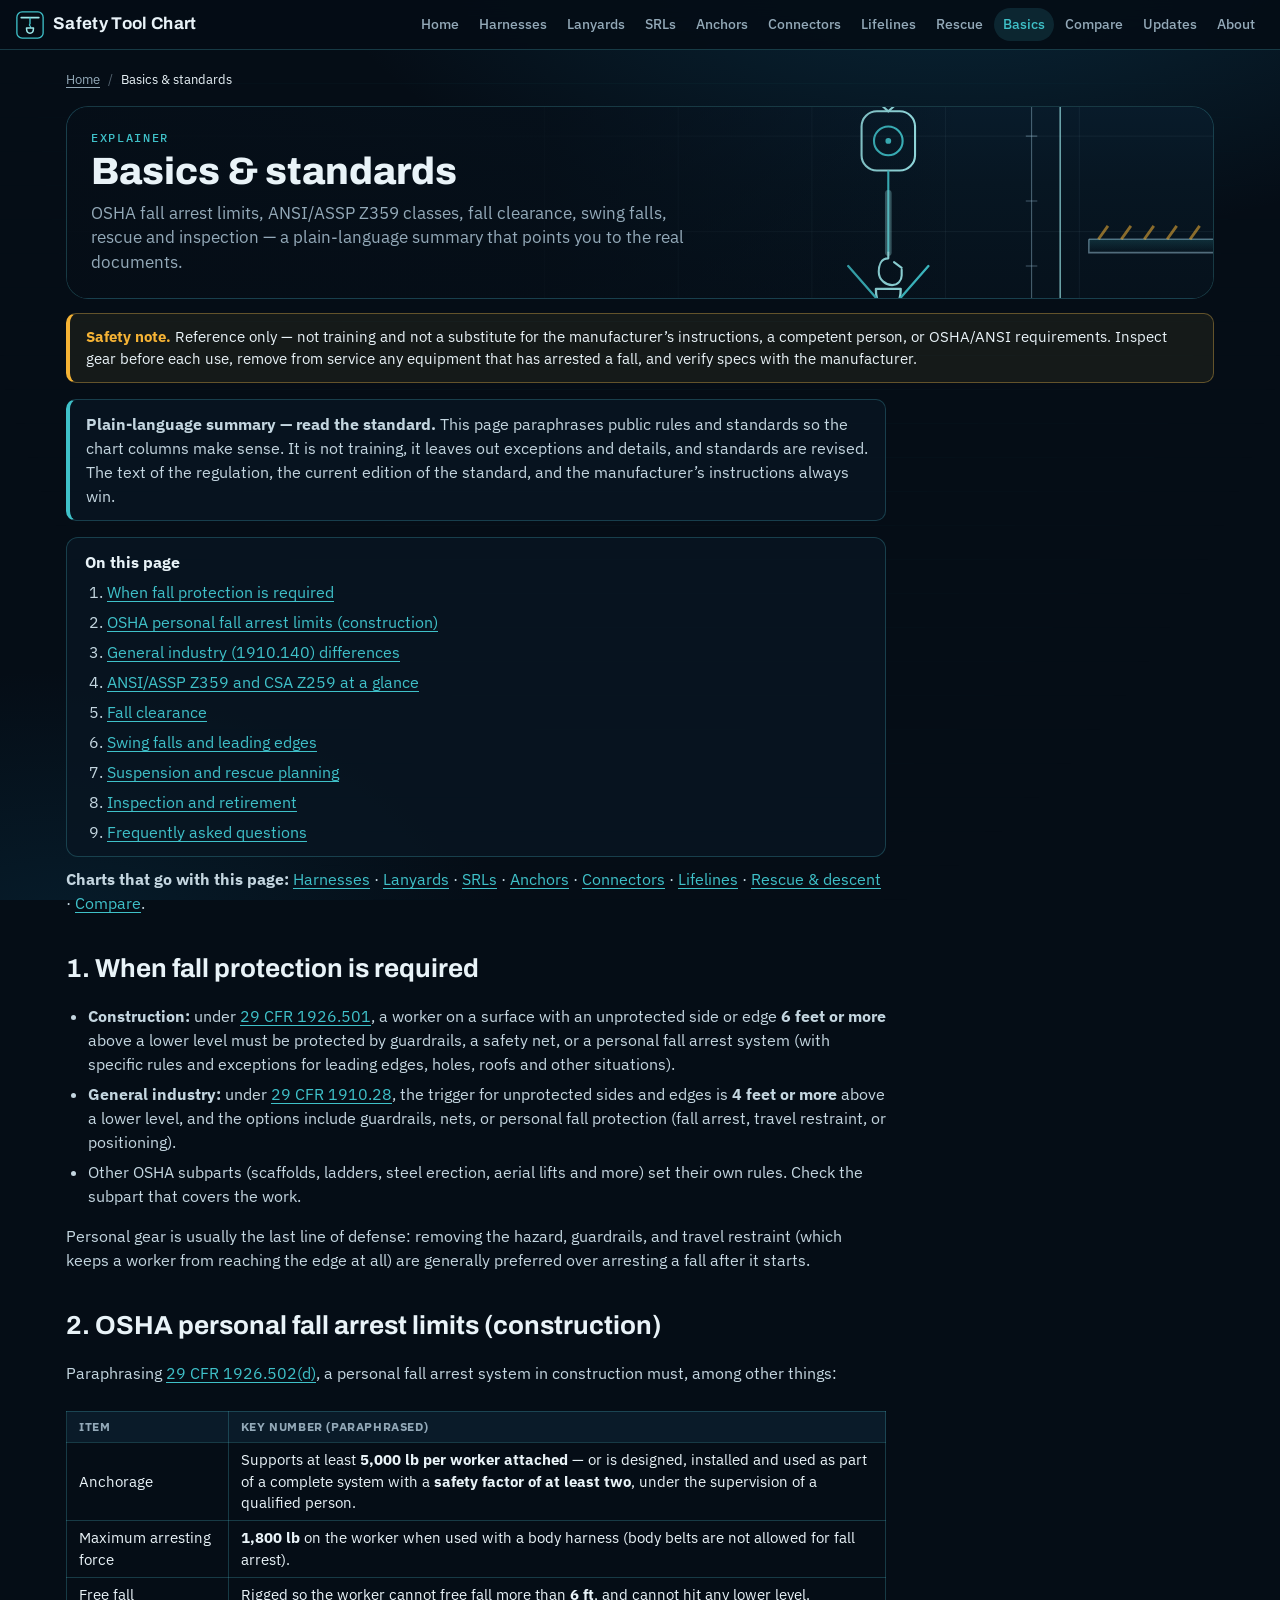
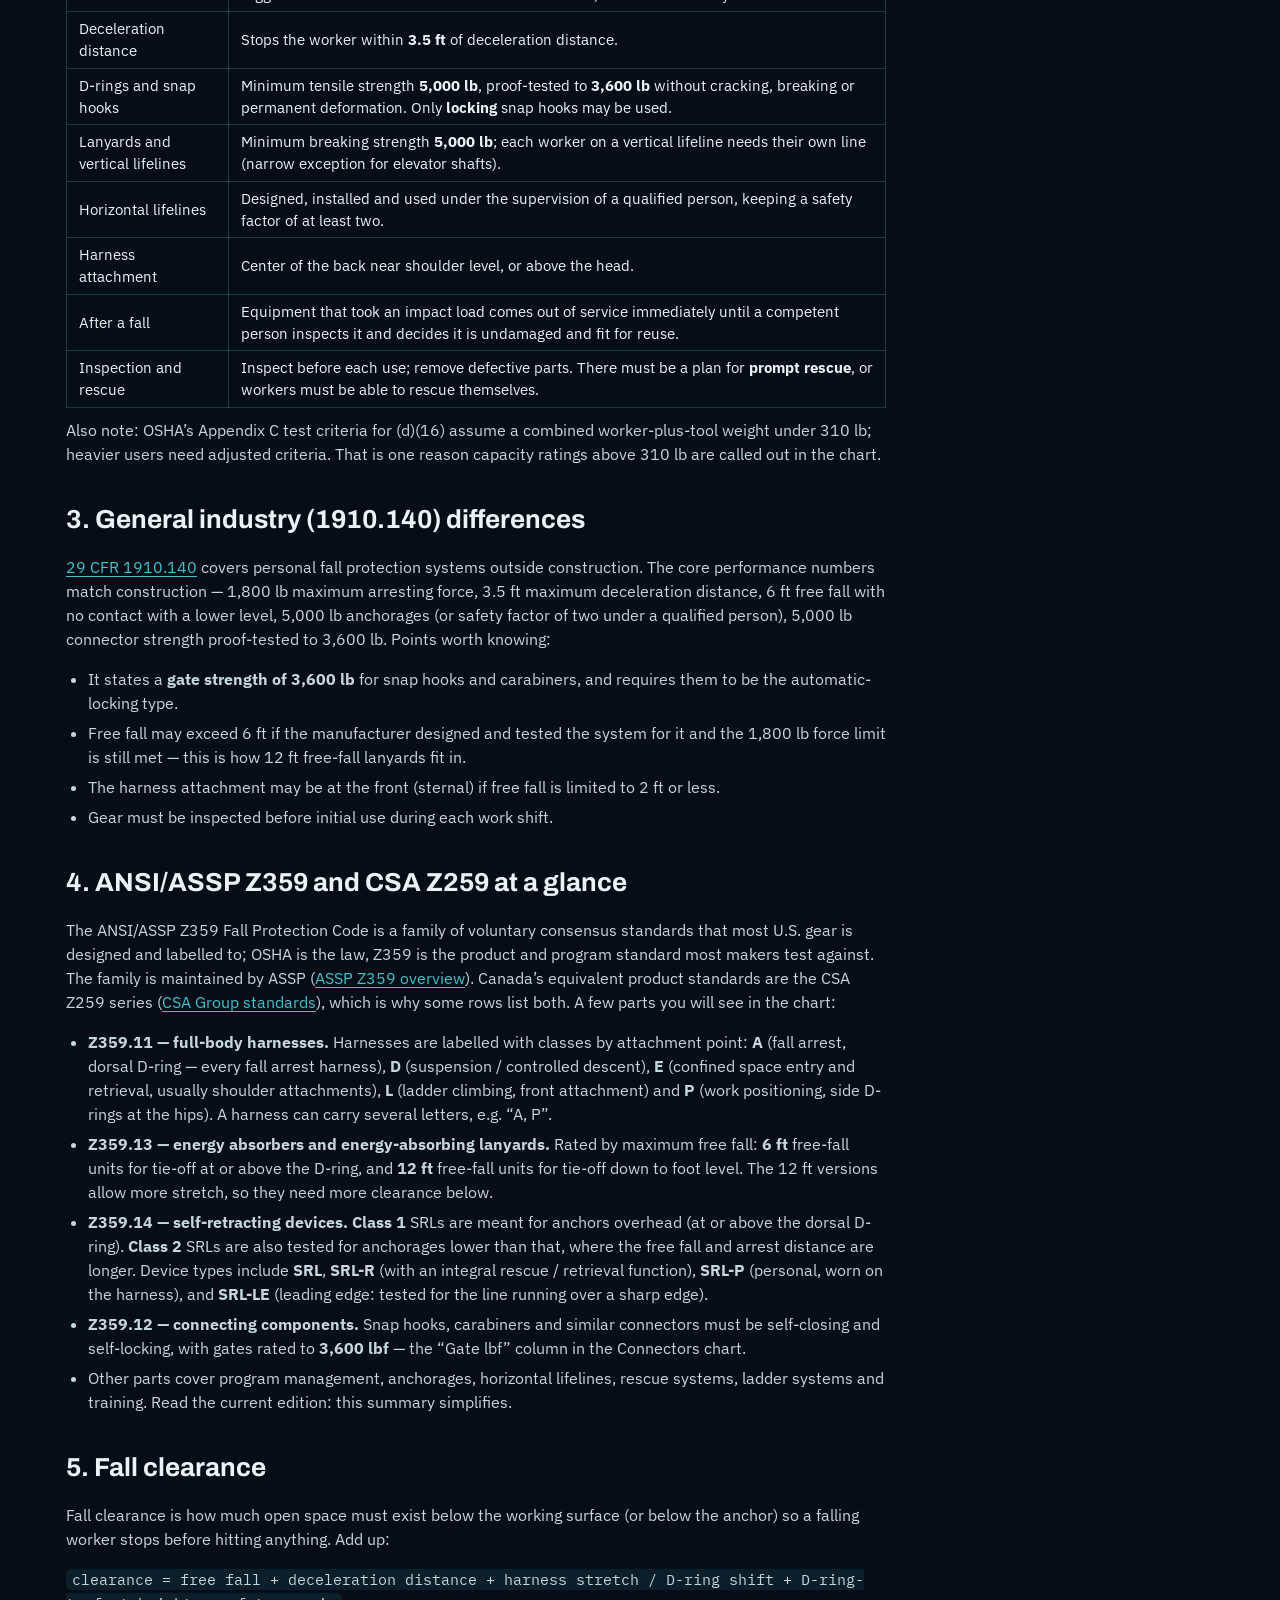
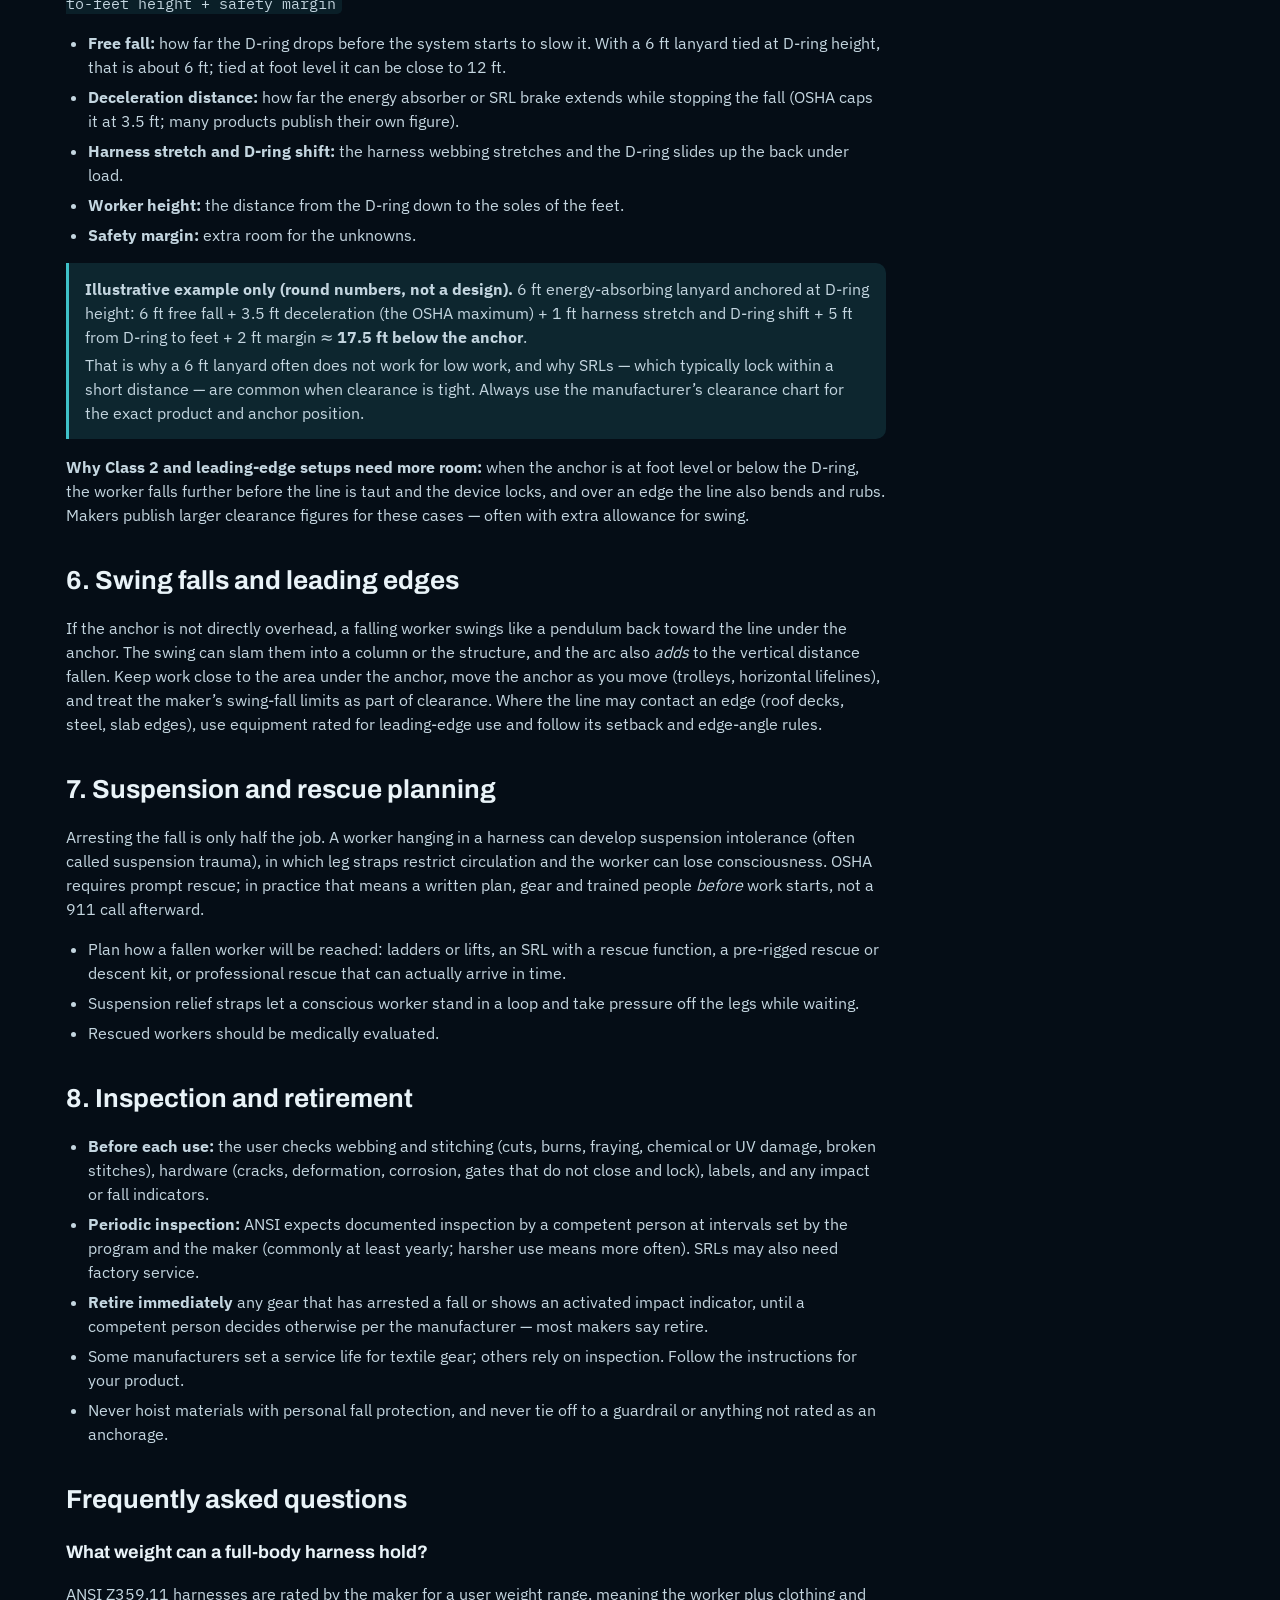
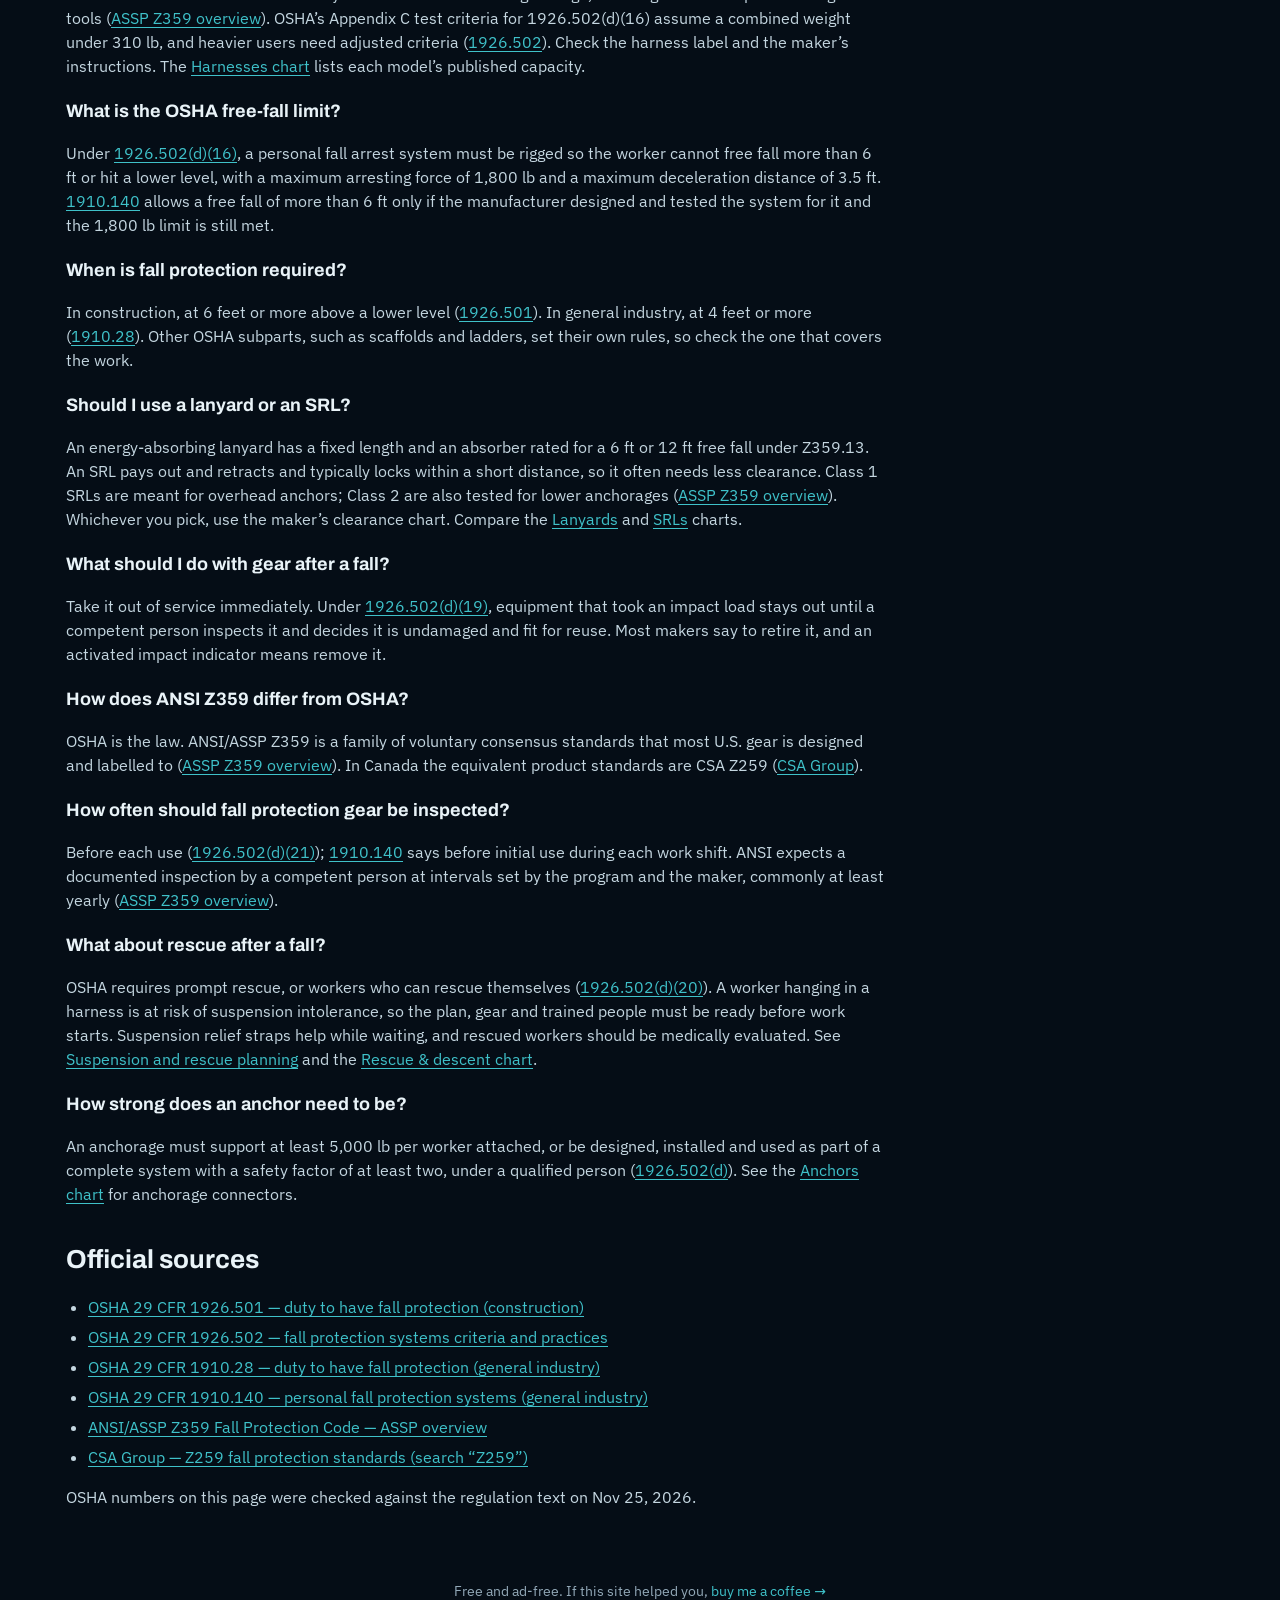
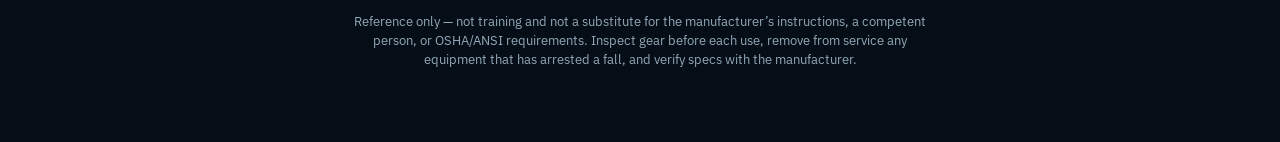
<file: basics.html>
<!doctype html>
<html lang="en">
<head>
<meta charset="utf-8">
<meta name="viewport" content="width=device-width,initial-scale=1,viewport-fit=cover">
<meta name="msvalidate.01" content="77C3B18F4D942281667A47021926052C" />
<meta name="google-site-verification" content="DBsd4dRo6CszvxQNH2xXlYTnwq2I4v30uIsV_nwwEc8" />
<title>Fall protection basics: OSHA, ANSI Z359 · Safety Tool Chart</title>
<meta name="description" content="Plain-language fall protection basics: OSHA 1926.502 and 1910.140 limits, 6 ft and 4 ft trigger heights, ANSI Z359 classes, clearance, rescue and an FAQ.">
<link rel="canonical" href="https://safetytoolchart.pages.dev/basics">
<meta property="og:type" content="article">
<meta property="og:site_name" content="Safety Tool Chart">
<meta property="og:locale" content="en_US">
<meta property="og:title" content="Fall protection basics: OSHA, ANSI Z359 · Safety Tool Chart">
<meta property="og:description" content="Plain-language fall protection basics: OSHA 1926.502 and 1910.140 limits, 6 ft and 4 ft trigger heights, ANSI Z359 classes, clearance, rescue and an FAQ.">
<meta property="og:url" content="https://safetytoolchart.pages.dev/basics">
<meta property="og:image" content="https://safetytoolchart.pages.dev/og-image.png">
<meta property="og:image:type" content="image/png">
<meta property="og:image:width" content="1200">
<meta property="og:image:height" content="630">
<meta property="og:image:alt" content="Safety Tool Chart: an overhead anchor, a lanyard and a harness D-ring drawn in teal line art">
<meta name="twitter:card" content="summary_large_image">
<meta name="twitter:title" content="Fall protection basics: OSHA, ANSI Z359 · Safety Tool Chart">
<meta name="twitter:description" content="Plain-language fall protection basics: OSHA 1926.502 and 1910.140 limits, 6 ft and 4 ft trigger heights, ANSI Z359 classes, clearance, rescue and an FAQ.">
<meta name="twitter:image" content="https://safetytoolchart.pages.dev/og-image.png">
<meta name="twitter:image:alt" content="Safety Tool Chart: an overhead anchor, a lanyard and a harness D-ring drawn in teal line art">
<meta name="theme-color" content="#050d16">
<link rel="icon" href="favicon.ico" sizes="any">
<link rel="icon" href="favicon.svg" type="image/svg+xml">
<link rel="apple-touch-icon" href="apple-touch-icon.png">
<link rel="preload" href="fonts/ibm-plex-sans-latin.woff2" as="font" type="font/woff2" crossorigin>
<link rel="stylesheet" href="theme.css?v=20261124a">
<script type="application/ld+json">{"@context": "https://schema.org", "@graph": [{"@type": "BreadcrumbList", "itemListElement": [{"@type": "ListItem", "position": 1, "name": "Home", "item": "https://safetytoolchart.pages.dev/"}, {"@type": "ListItem", "position": 2, "name": "Basics & standards", "item": "https://safetytoolchart.pages.dev/basics"}]}, {"@type": "FAQPage", "mainEntity": [{"@type": "Question", "name": "What weight can a full-body harness hold?", "acceptedAnswer": {"@type": "Answer", "text": "ANSI Z359.11 harnesses are rated by the maker for a user weight range, meaning the worker plus clothing and tools (ASSP Z359 overview). OSHA’s Appendix C test criteria for 1926.502(d)(16) assume a combined weight under 310 lb, and heavier users need adjusted criteria (1926.502). Check the harness label and the maker’s instructions. The Harnesses chart lists each model’s published capacity."}}, {"@type": "Question", "name": "What is the OSHA free-fall limit?", "acceptedAnswer": {"@type": "Answer", "text": "Under 1926.502(d)(16), a personal fall arrest system must be rigged so the worker cannot free fall more than 6 ft or hit a lower level, with a maximum arresting force of 1,800 lb and a maximum deceleration distance of 3.5 ft. 1910.140 allows a free fall of more than 6 ft only if the manufacturer designed and tested the system for it and the 1,800 lb limit is still met."}}, {"@type": "Question", "name": "When is fall protection required?", "acceptedAnswer": {"@type": "Answer", "text": "In construction, at 6 feet or more above a lower level (1926.501). In general industry, at 4 feet or more (1910.28). Other OSHA subparts, such as scaffolds and ladders, set their own rules, so check the one that covers the work."}}, {"@type": "Question", "name": "Should I use a lanyard or an SRL?", "acceptedAnswer": {"@type": "Answer", "text": "An energy-absorbing lanyard has a fixed length and an absorber rated for a 6 ft or 12 ft free fall under Z359.13. An SRL pays out and retracts and typically locks within a short distance, so it often needs less clearance. Class 1 SRLs are meant for overhead anchors; Class 2 are also tested for lower anchorages (ASSP Z359 overview). Whichever you pick, use the maker’s clearance chart. Compare the Lanyards and SRLs charts."}}, {"@type": "Question", "name": "What should I do with gear after a fall?", "acceptedAnswer": {"@type": "Answer", "text": "Take it out of service immediately. Under 1926.502(d)(19), equipment that took an impact load stays out until a competent person inspects it and decides it is undamaged and fit for reuse. Most makers say to retire it, and an activated impact indicator means remove it."}}, {"@type": "Question", "name": "How does ANSI Z359 differ from OSHA?", "acceptedAnswer": {"@type": "Answer", "text": "OSHA is the law. ANSI/ASSP Z359 is a family of voluntary consensus standards that most U.S. gear is designed and labelled to (ASSP Z359 overview). In Canada the equivalent product standards are CSA Z259 (CSA Group)."}}, {"@type": "Question", "name": "How often should fall protection gear be inspected?", "acceptedAnswer": {"@type": "Answer", "text": "Before each use (1926.502(d)(21)); 1910.140 says before initial use during each work shift. ANSI expects a documented inspection by a competent person at intervals set by the program and the maker, commonly at least yearly (ASSP Z359 overview)."}}, {"@type": "Question", "name": "What about rescue after a fall?", "acceptedAnswer": {"@type": "Answer", "text": "OSHA requires prompt rescue, or workers who can rescue themselves (1926.502(d)(20)). A worker hanging in a harness is at risk of suspension intolerance, so the plan, gear and trained people must be ready before work starts. Suspension relief straps help while waiting, and rescued workers should be medically evaluated. See Suspension and rescue planning and the Rescue & descent chart."}}, {"@type": "Question", "name": "How strong does an anchor need to be?", "acceptedAnswer": {"@type": "Answer", "text": "An anchorage must support at least 5,000 lb per worker attached, or be designed, installed and used as part of a complete system with a safety factor of at least two, under a qualified person (1926.502(d)). See the Anchors chart for anchorage connectors."}}]}]}</script>
</head>
<body>
<div class="page-bg"></div>
<a class="skip" href="#main">Skip to content</a>
<nav class="topnav" aria-label="Primary">
  <div class="inner">
    <a class="brand" href="index.html">
      <svg width="28" height="28" viewBox="0 0 32 32" aria-hidden="true"><rect x="1" y="1" width="30" height="30" rx="6" fill="none" stroke="#3fc1c9" stroke-width="1.5"/><path d="M6 7.5 H26" stroke="#9be7ea" stroke-width="2" stroke-linecap="round"/><path d="M16 7.5 V15" stroke="#3fc1c9" stroke-width="1.6"/><path d="M16 15 c-2.2 1.4 2.2 2.6 0 4" fill="none" stroke="#3fc1c9" stroke-width="1.5"/><path d="M12 19.5 h8 a0 0 0 0 1 0 0 c0 3.8 -1.8 6 -4 6 s-4 -2.2 -4 -6 z" fill="none" stroke="#9be7ea" stroke-width="1.7" stroke-linejoin="round"/></svg>
      Safety Tool Chart
    </a>
    <button type="button" class="nav-toggle" aria-expanded="false" aria-controls="primary-nav" aria-label="Open menu">☰ Menu</button>
    <ul class="nav-links" id="primary-nav"><li><a href="index.html">Home</a></li><li><a href="harnesses.html">Harnesses</a></li><li><a href="lanyards.html">Lanyards</a></li><li><a href="srls.html">SRLs</a></li><li><a href="anchors.html">Anchors</a></li><li><a href="connectors.html">Connectors</a></li><li><a href="lifelines.html">Lifelines</a></li><li><a href="rescue.html">Rescue</a></li><li><a href="basics.html" aria-current="page">Basics</a></li><li><a href="compare.html">Compare <span class="cmp-n" hidden>0</span></a></li><li><a href="updates.html">Updates</a></li><li><a href="index.html#about">About</a></li></ul>
  </div>
</nav>

<div class="wrap" id="main">
<nav class="crumbs" aria-label="Breadcrumb"><ol><li><a href="index.html">Home</a></li><li><span aria-current="page">Basics &amp; standards</span></li></ol></nav>
<header class="hero compact">
  <div class="hero-art"><svg class="hero-svg" viewBox="0 0 1200 420" preserveAspectRatio="xMaxYMid slice" aria-hidden="true">
  <defs>
    <linearGradient id="hsky" x1="0" y1="0" x2="0" y2="1">
      <stop offset="0%" stop-color="#0a2236"/>
      <stop offset="45%" stop-color="#071622"/>
      <stop offset="100%" stop-color="#050d16"/>
    </linearGradient>
    <linearGradient id="hglow" x1="0" y1="0" x2="0" y2="1">
      <stop offset="0%" stop-color="#3fc1c9" stop-opacity="0.16"/>
      <stop offset="100%" stop-color="#3fc1c9" stop-opacity="0"/>
    </linearGradient>
  </defs>
  <rect width="1200" height="420" fill="url(#hsky)"/>
  <!-- faint structural grid -->
  <g stroke="#8fb4c8" stroke-opacity="0.08" stroke-width="1">
    <path d="M0,140 H1200 M0,240 H1200 M0,340 H1200"/>
    <path d="M500,0 V420 M640,0 V420 M780,0 V420 M920,0 V420 M1060,0 V420"/>
  </g>
  <!-- overhead I-beam -->
  <g fill="none" stroke="#9be7ea" stroke-width="2">
    <path d="M560,34 H1200 M560,40 H1200"/>
    <path d="M560,62 H1200 M560,68 H1200"/>
    <path d="M560,34 V40 M560,62 V68"/>
  </g>
  <path d="M560,40 H1200 V62 H560 Z" fill="#3fc1c9" fill-opacity="0.06"/>
  <!-- beam clamp anchor -->
  <g fill="none" stroke="#3fc1c9" stroke-width="2.2" stroke-linejoin="round">
    <path d="M832,72 L824,72 L824,30 L836,22"/>
    <path d="M888,72 L896,72 L896,30 L884,22"/>
    <path d="M824,58 H896"/>
    <path d="M860,72 V86"/>
    <ellipse cx="860" cy="96" rx="9" ry="11"/>
  </g>
  <!-- SRL housing -->
  <g fill="none" stroke="#9be7ea" stroke-width="2.2">
    <path d="M851,106 l9,8 l9,-8"/>
    <rect x="832" y="114" width="56" height="62" rx="16"/>
    <circle cx="860" cy="145" r="15" stroke="#3fc1c9"/>
    <circle cx="860" cy="145" r="3" fill="#3fc1c9" stroke="none"/>
  </g>
  <!-- lifeline down to harness -->
  <path d="M860,176 V262" fill="none" stroke="#3fc1c9" stroke-width="2.2"/>
  <path d="M860,200 V262" fill="none" stroke="#9be7ea" stroke-opacity="0.35" stroke-width="7" stroke-linecap="round"/>
  <!-- snap hook -->
  <g fill="none" stroke="#9be7ea" stroke-width="2.2" stroke-linecap="round" stroke-linejoin="round">
    <path d="M860,262 v6 c-8,0 -10,8 -10,14 c0,9 8,14 14,14 c6,0 10,-5 10,-10 v-6"/>
    <path d="M874,278 l-8,-6"/>
  </g>
  <!-- harness back: D-ring and crossed straps -->
  <g fill="none" stroke="#3fc1c9" stroke-width="2.4" stroke-linecap="round" stroke-linejoin="round">
    <path d="M847,300 h26 c0,14 -6,22 -13,22 c-7,0 -13,-8 -13,-22 z" stroke="#9be7ea"/>
    <path d="M818,276 L902,372"/>
    <path d="M902,276 L818,372"/>
    <path d="M808,372 Q860,392 912,372"/>
    <path d="M824,390 L812,412 M896,390 L908,412"/>
  </g>
  <rect x="852" y="314" width="16" height="14" rx="2" fill="#050d16" stroke="#3fc1c9" stroke-width="1.6"/>
  <!-- clearance scale -->
  <g stroke="#8fb4c8" stroke-opacity="0.45" stroke-width="1.2" fill="none">
    <path d="M1010,72 V412"/>
    <path d="M1000,72 H1020 M1004,140 H1016 M1004,208 H1016 M1004,276 H1016 M1004,344 H1016 M1000,412 H1020"/>
  </g>
  <g fill="none" stroke="#9be7ea" stroke-opacity="0.7" stroke-width="1.6" stroke-linecap="round">
    <path d="M1040,80 V404 M1034,90 l6,-10 l6,10 M1034,394 l6,10 l6,-10"/>
  </g>
  <!-- working surface edge (leading edge) -->
  <g fill="none" stroke="#8fb4c8" stroke-width="1.6" stroke-opacity="0.55">
    <path d="M1070,248 H1200"/>
    <path d="M1070,248 V262 H1200"/>
  </g>
  <rect x="1070" y="248" width="130" height="14" fill="url(#hglow)"/>
  <g stroke="#f5b335" stroke-opacity="0.55" stroke-width="3">
    <path d="M1080,248 l10,-14 M1104,248 l10,-14 M1128,248 l10,-14 M1152,248 l10,-14 M1176,248 l10,-14"/>
  </g>
</svg>
</div>
  <div class="hero-copy">
    <span class="eyebrow">Explainer</span>
    <h1>Basics &amp; standards</h1>
    <p class="lede">OSHA fall arrest limits, ANSI/ASSP Z359 classes, fall clearance, swing falls, rescue and inspection — a plain-language summary that points you to the real documents.</p>
    
  </div>
</header>
<aside class="safety" role="note"><strong>Safety note.</strong> Reference only — not training and not a substitute for the manufacturer’s instructions, a competent person, or OSHA/ANSI requirements. Inspect gear before each use, remove from service any equipment that has arrested a fall, and verify specs with the manufacturer.</aside>

<article class="prose">
  <p class="callout"><strong>Plain-language summary — read the standard.</strong> This page paraphrases public rules and standards so the chart columns make sense. It is not training, it leaves out exceptions and details, and standards are revised. The text of the regulation, the current edition of the standard, and the manufacturer’s instructions always win.</p>
  <nav class="toc" aria-label="On this page"><strong>On this page</strong>
    <ol>
      <li><a href="#when">When fall protection is required</a></li>
      <li><a href="#pfas">OSHA personal fall arrest limits (construction)</a></li>
      <li><a href="#gi">General industry (1910.140) differences</a></li>
      <li><a href="#ansi">ANSI/ASSP Z359 and CSA Z259 at a glance</a></li>
      <li><a href="#clearance">Fall clearance</a></li>
      <li><a href="#swing">Swing falls and leading edges</a></li>
      <li><a href="#rescue">Suspension and rescue planning</a></li>
      <li><a href="#inspect">Inspection and retirement</a></li>
      <li><a href="#faq">Frequently asked questions</a></li>
    </ol>
  </nav>
  <p class="related"><strong>Charts that go with this page:</strong> <a href="harnesses.html">Harnesses</a> · <a href="lanyards.html">Lanyards</a> · <a href="srls.html">SRLs</a> · <a href="anchors.html">Anchors</a> · <a href="connectors.html">Connectors</a> · <a href="lifelines.html">Lifelines</a> · <a href="rescue.html">Rescue &amp; descent</a> · <a href="compare.html">Compare</a>.</p>

  <h2 id="when">1. When fall protection is required</h2>
  <ul>
    <li><strong>Construction:</strong> under <a href="https://www.osha.gov/laws-regs/regulations/standardnumber/1926/1926.501" target="_blank" rel="noopener">29 CFR 1926.501</a>, a worker on a surface with an unprotected side or edge <strong>6 feet or more</strong> above a lower level must be protected by guardrails, a safety net, or a personal fall arrest system (with specific rules and exceptions for leading edges, holes, roofs and other situations).</li>
    <li><strong>General industry:</strong> under <a href="https://www.osha.gov/laws-regs/regulations/standardnumber/1910/1910.28" target="_blank" rel="noopener">29 CFR 1910.28</a>, the trigger for unprotected sides and edges is <strong>4 feet or more</strong> above a lower level, and the options include guardrails, nets, or personal fall protection (fall arrest, travel restraint, or positioning).</li>
    <li>Other OSHA subparts (scaffolds, ladders, steel erection, aerial lifts and more) set their own rules. Check the subpart that covers the work.</li>
  </ul>
  <p>Personal gear is usually the last line of defense: removing the hazard, guardrails, and travel restraint (which keeps a worker from reaching the edge at all) are generally preferred over arresting a fall after it starts.</p>

  <h2 id="pfas">2. OSHA personal fall arrest limits (construction)</h2>
  <p>Paraphrasing <a href="https://www.osha.gov/laws-regs/regulations/standardnumber/1926/1926.502" target="_blank" rel="noopener">29 CFR 1926.502(d)</a>, a personal fall arrest system in construction must, among other things:</p>
  <div class="mini-box"><table class="mini">
    <thead><tr><th>Item</th><th>Key number (paraphrased)</th></tr></thead>
    <tbody>
      <tr><td>Anchorage</td><td>Supports at least <strong>5,000 lb per worker attached</strong> — or is designed, installed and used as part of a complete system with a <strong>safety factor of at least two</strong>, under the supervision of a qualified person.</td></tr>
      <tr><td>Maximum arresting force</td><td><strong>1,800 lb</strong> on the worker when used with a body harness (body belts are not allowed for fall arrest).</td></tr>
      <tr><td>Free fall</td><td>Rigged so the worker cannot free fall more than <strong>6 ft</strong>, and cannot hit any lower level.</td></tr>
      <tr><td>Deceleration distance</td><td>Stops the worker within <strong>3.5 ft</strong> of deceleration distance.</td></tr>
      <tr><td>D-rings and snap hooks</td><td>Minimum tensile strength <strong>5,000 lb</strong>, proof-tested to <strong>3,600 lb</strong> without cracking, breaking or permanent deformation. Only <strong>locking</strong> snap hooks may be used.</td></tr>
      <tr><td>Lanyards and vertical lifelines</td><td>Minimum breaking strength <strong>5,000 lb</strong>; each worker on a vertical lifeline needs their own line (narrow exception for elevator shafts).</td></tr>
      <tr><td>Horizontal lifelines</td><td>Designed, installed and used under the supervision of a qualified person, keeping a safety factor of at least two.</td></tr>
      <tr><td>Harness attachment</td><td>Center of the back near shoulder level, or above the head.</td></tr>
      <tr><td>After a fall</td><td>Equipment that took an impact load comes out of service immediately until a competent person inspects it and decides it is undamaged and fit for reuse.</td></tr>
      <tr><td>Inspection and rescue</td><td>Inspect before each use; remove defective parts. There must be a plan for <strong>prompt rescue</strong>, or workers must be able to rescue themselves.</td></tr>
    </tbody>
  </table></div>
  <p class="count">Also note: OSHA’s Appendix C test criteria for (d)(16) assume a combined worker-plus-tool weight under 310 lb; heavier users need adjusted criteria. That is one reason capacity ratings above 310 lb are called out in the chart.</p>

  <h2 id="gi">3. General industry (1910.140) differences</h2>
  <p><a href="https://www.osha.gov/laws-regs/regulations/standardnumber/1910/1910.140" target="_blank" rel="noopener">29 CFR 1910.140</a> covers personal fall protection systems outside construction. The core performance numbers match construction — 1,800 lb maximum arresting force, 3.5 ft maximum deceleration distance, 6 ft free fall with no contact with a lower level, 5,000 lb anchorages (or safety factor of two under a qualified person), 5,000 lb connector strength proof-tested to 3,600 lb. Points worth knowing:</p>
  <ul>
    <li>It states a <strong>gate strength of 3,600 lb</strong> for snap hooks and carabiners, and requires them to be the automatic-locking type.</li>
    <li>Free fall may exceed 6 ft if the manufacturer designed and tested the system for it and the 1,800 lb force limit is still met — this is how 12 ft free-fall lanyards fit in.</li>
    <li>The harness attachment may be at the front (sternal) if free fall is limited to 2 ft or less.</li>
    <li>Gear must be inspected before initial use during each work shift.</li>
  </ul>

  <h2 id="ansi">4. ANSI/ASSP Z359 and CSA Z259 at a glance</h2>
  <p>The ANSI/ASSP Z359 Fall Protection Code is a family of voluntary consensus standards that most U.S. gear is designed and labelled to; OSHA is the law, Z359 is the product and program standard most makers test against. The family is maintained by ASSP (<a href="https://www.assp.org/standards/standards-topics/fall-protection-z359" target="_blank" rel="noopener">ASSP Z359 overview</a>). Canada’s equivalent product standards are the CSA Z259 series (<a href="https://www.csagroup.org/standards/" target="_blank" rel="noopener">CSA Group standards</a>), which is why some rows list both. A few parts you will see in the chart:</p>
  <ul>
    <li><strong>Z359.11 — full-body harnesses.</strong> Harnesses are labelled with classes by attachment point: <strong>A</strong> (fall arrest, dorsal D-ring — every fall arrest harness), <strong>D</strong> (suspension / controlled descent), <strong>E</strong> (confined space entry and retrieval, usually shoulder attachments), <strong>L</strong> (ladder climbing, front attachment) and <strong>P</strong> (work positioning, side D-rings at the hips). A harness can carry several letters, e.g. “A, P”.</li>
    <li><strong>Z359.13 — energy absorbers and energy-absorbing lanyards.</strong> Rated by maximum free fall: <strong>6 ft</strong> free-fall units for tie-off at or above the D-ring, and <strong>12 ft</strong> free-fall units for tie-off down to foot level. The 12 ft versions allow more stretch, so they need more clearance below.</li>
    <li><strong>Z359.14 — self-retracting devices.</strong> <strong>Class 1</strong> SRLs are meant for anchors overhead (at or above the dorsal D-ring). <strong>Class 2</strong> SRLs are also tested for anchorages lower than that, where the free fall and arrest distance are longer. Device types include <strong>SRL</strong>, <strong>SRL-R</strong> (with an integral rescue / retrieval function), <strong>SRL-P</strong> (personal, worn on the harness), and <strong>SRL-LE</strong> (leading edge: tested for the line running over a sharp edge).</li>
    <li><strong>Z359.12 — connecting components.</strong> Snap hooks, carabiners and similar connectors must be self-closing and self-locking, with gates rated to <strong>3,600 lbf</strong> — the “Gate lbf” column in the Connectors chart.</li>
    <li>Other parts cover program management, anchorages, horizontal lifelines, rescue systems, ladder systems and training. Read the current edition: this summary simplifies.</li>
  </ul>

  <h2 id="clearance">5. Fall clearance</h2>
  <p>Fall clearance is how much open space must exist below the working surface (or below the anchor) so a falling worker stops before hitting anything. Add up:</p>
  <p><span class="formula">clearance = free fall + deceleration distance + harness stretch / D-ring shift + D-ring-to-feet height + safety margin</span></p>
  <ul>
    <li><strong>Free fall:</strong> how far the D-ring drops before the system starts to slow it. With a 6 ft lanyard tied at D-ring height, that is about 6 ft; tied at foot level it can be close to 12 ft.</li>
    <li><strong>Deceleration distance:</strong> how far the energy absorber or SRL brake extends while stopping the fall (OSHA caps it at 3.5 ft; many products publish their own figure).</li>
    <li><strong>Harness stretch and D-ring shift:</strong> the harness webbing stretches and the D-ring slides up the back under load.</li>
    <li><strong>Worker height:</strong> the distance from the D-ring down to the soles of the feet.</li>
    <li><strong>Safety margin:</strong> extra room for the unknowns.</li>
  </ul>
  <div class="example">
    <p><strong>Illustrative example only (round numbers, not a design).</strong> 6 ft energy-absorbing lanyard anchored at D-ring height: 6 ft free fall + 3.5 ft deceleration (the OSHA maximum) + 1 ft harness stretch and D-ring shift + 5 ft from D-ring to feet + 2 ft margin ≈ <strong>17.5 ft below the anchor</strong>.</p>
    <p>That is why a 6 ft lanyard often does not work for low work, and why SRLs — which typically lock within a short distance — are common when clearance is tight. Always use the manufacturer’s clearance chart for the exact product and anchor position.</p>
  </div>
  <p><strong>Why Class 2 and leading-edge setups need more room:</strong> when the anchor is at foot level or below the D-ring, the worker falls further before the line is taut and the device locks, and over an edge the line also bends and rubs. Makers publish larger clearance figures for these cases — often with extra allowance for swing.</p>

  <h2 id="swing">6. Swing falls and leading edges</h2>
  <p>If the anchor is not directly overhead, a falling worker swings like a pendulum back toward the line under the anchor. The swing can slam them into a column or the structure, and the arc also <em>adds</em> to the vertical distance fallen. Keep work close to the area under the anchor, move the anchor as you move (trolleys, horizontal lifelines), and treat the maker’s swing-fall limits as part of clearance. Where the line may contact an edge (roof decks, steel, slab edges), use equipment rated for leading-edge use and follow its setback and edge-angle rules.</p>

  <h2 id="rescue">7. Suspension and rescue planning</h2>
  <p>Arresting the fall is only half the job. A worker hanging in a harness can develop suspension intolerance (often called suspension trauma), in which leg straps restrict circulation and the worker can lose consciousness. OSHA requires prompt rescue; in practice that means a written plan, gear and trained people <em>before</em> work starts, not a 911 call afterward.</p>
  <ul>
    <li>Plan how a fallen worker will be reached: ladders or lifts, an SRL with a rescue function, a pre-rigged rescue or descent kit, or professional rescue that can actually arrive in time.</li>
    <li>Suspension relief straps let a conscious worker stand in a loop and take pressure off the legs while waiting.</li>
    <li>Rescued workers should be medically evaluated.</li>
  </ul>

  <h2 id="inspect">8. Inspection and retirement</h2>
  <ul>
    <li><strong>Before each use:</strong> the user checks webbing and stitching (cuts, burns, fraying, chemical or UV damage, broken stitches), hardware (cracks, deformation, corrosion, gates that do not close and lock), labels, and any impact or fall indicators.</li>
    <li><strong>Periodic inspection:</strong> ANSI expects documented inspection by a competent person at intervals set by the program and the maker (commonly at least yearly; harsher use means more often). SRLs may also need factory service.</li>
    <li><strong>Retire immediately</strong> any gear that has arrested a fall or shows an activated impact indicator, until a competent person decides otherwise per the manufacturer — most makers say retire.</li>
    <li>Some manufacturers set a service life for textile gear; others rely on inspection. Follow the instructions for your product.</li>
    <li>Never hoist materials with personal fall protection, and never tie off to a guardrail or anything not rated as an anchorage.</li>
  </ul>
  <h2 id="faq">Frequently asked questions</h2>
  <h3>What weight can a full-body harness hold?</h3>
  <p>ANSI Z359.11 harnesses are rated by the maker for a user weight range, meaning the worker plus clothing and tools (<a href="https://www.assp.org/standards/standards-topics/fall-protection-z359" target="_blank" rel="noopener">ASSP Z359 overview</a>). OSHA’s Appendix C test criteria for 1926.502(d)(16) assume a combined weight under 310 lb, and heavier users need adjusted criteria (<a href="https://www.osha.gov/laws-regs/regulations/standardnumber/1926/1926.502" target="_blank" rel="noopener">1926.502</a>). Check the harness label and the maker’s instructions. The <a href="harnesses.html">Harnesses chart</a> lists each model’s published capacity.</p>
  <h3>What is the OSHA free-fall limit?</h3>
  <p>Under <a href="https://www.osha.gov/laws-regs/regulations/standardnumber/1926/1926.502" target="_blank" rel="noopener">1926.502(d)(16)</a>, a personal fall arrest system must be rigged so the worker cannot free fall more than 6 ft or hit a lower level, with a maximum arresting force of 1,800 lb and a maximum deceleration distance of 3.5 ft. <a href="https://www.osha.gov/laws-regs/regulations/standardnumber/1910/1910.140" target="_blank" rel="noopener">1910.140</a> allows a free fall of more than 6 ft only if the manufacturer designed and tested the system for it and the 1,800 lb limit is still met.</p>
  <h3>When is fall protection required?</h3>
  <p>In construction, at 6 feet or more above a lower level (<a href="https://www.osha.gov/laws-regs/regulations/standardnumber/1926/1926.501" target="_blank" rel="noopener">1926.501</a>). In general industry, at 4 feet or more (<a href="https://www.osha.gov/laws-regs/regulations/standardnumber/1910/1910.28" target="_blank" rel="noopener">1910.28</a>). Other OSHA subparts, such as scaffolds and ladders, set their own rules, so check the one that covers the work.</p>
  <h3>Should I use a lanyard or an SRL?</h3>
  <p>An energy-absorbing lanyard has a fixed length and an absorber rated for a 6 ft or 12 ft free fall under Z359.13. An SRL pays out and retracts and typically locks within a short distance, so it often needs less clearance. Class 1 SRLs are meant for overhead anchors; Class 2 are also tested for lower anchorages (<a href="https://www.assp.org/standards/standards-topics/fall-protection-z359" target="_blank" rel="noopener">ASSP Z359 overview</a>). Whichever you pick, use the maker’s clearance chart. Compare the <a href="lanyards.html">Lanyards</a> and <a href="srls.html">SRLs</a> charts.</p>
  <h3>What should I do with gear after a fall?</h3>
  <p>Take it out of service immediately. Under <a href="https://www.osha.gov/laws-regs/regulations/standardnumber/1926/1926.502" target="_blank" rel="noopener">1926.502(d)(19)</a>, equipment that took an impact load stays out until a competent person inspects it and decides it is undamaged and fit for reuse. Most makers say to retire it, and an activated impact indicator means remove it.</p>
  <h3>How does ANSI Z359 differ from OSHA?</h3>
  <p>OSHA is the law. ANSI/ASSP Z359 is a family of voluntary consensus standards that most U.S. gear is designed and labelled to (<a href="https://www.assp.org/standards/standards-topics/fall-protection-z359" target="_blank" rel="noopener">ASSP Z359 overview</a>). In Canada the equivalent product standards are CSA Z259 (<a href="https://www.csagroup.org/standards/" target="_blank" rel="noopener">CSA Group</a>).</p>
  <h3>How often should fall protection gear be inspected?</h3>
  <p>Before each use (<a href="https://www.osha.gov/laws-regs/regulations/standardnumber/1926/1926.502" target="_blank" rel="noopener">1926.502(d)(21)</a>); <a href="https://www.osha.gov/laws-regs/regulations/standardnumber/1910/1910.140" target="_blank" rel="noopener">1910.140</a> says before initial use during each work shift. ANSI expects a documented inspection by a competent person at intervals set by the program and the maker, commonly at least yearly (<a href="https://www.assp.org/standards/standards-topics/fall-protection-z359" target="_blank" rel="noopener">ASSP Z359 overview</a>).</p>
  <h3>What about rescue after a fall?</h3>
  <p>OSHA requires prompt rescue, or workers who can rescue themselves (<a href="https://www.osha.gov/laws-regs/regulations/standardnumber/1926/1926.502" target="_blank" rel="noopener">1926.502(d)(20)</a>). A worker hanging in a harness is at risk of suspension intolerance, so the plan, gear and trained people must be ready before work starts. Suspension relief straps help while waiting, and rescued workers should be medically evaluated. See <a href="#rescue">Suspension and rescue planning</a> and the <a href="rescue.html">Rescue &amp; descent chart</a>.</p>
  <h3>How strong does an anchor need to be?</h3>
  <p>An anchorage must support at least 5,000 lb per worker attached, or be designed, installed and used as part of a complete system with a safety factor of at least two, under a qualified person (<a href="https://www.osha.gov/laws-regs/regulations/standardnumber/1926/1926.502" target="_blank" rel="noopener">1926.502(d)</a>). See the <a href="anchors.html">Anchors chart</a> for anchorage connectors.</p>
  <h2 id="sources">Official sources</h2>
  <ul>
    <li><a href="https://www.osha.gov/laws-regs/regulations/standardnumber/1926/1926.501" target="_blank" rel="noopener">OSHA 29 CFR 1926.501 — duty to have fall protection (construction)</a></li>
    <li><a href="https://www.osha.gov/laws-regs/regulations/standardnumber/1926/1926.502" target="_blank" rel="noopener">OSHA 29 CFR 1926.502 — fall protection systems criteria and practices</a></li>
    <li><a href="https://www.osha.gov/laws-regs/regulations/standardnumber/1910/1910.28" target="_blank" rel="noopener">OSHA 29 CFR 1910.28 — duty to have fall protection (general industry)</a></li>
    <li><a href="https://www.osha.gov/laws-regs/regulations/standardnumber/1910/1910.140" target="_blank" rel="noopener">OSHA 29 CFR 1910.140 — personal fall protection systems (general industry)</a></li>
    <li><a href="https://www.assp.org/standards/standards-topics/fall-protection-z359" target="_blank" rel="noopener">ANSI/ASSP Z359 Fall Protection Code — ASSP overview</a></li>
    <li><a href="https://www.csagroup.org/standards/" target="_blank" rel="noopener">CSA Group — Z259 fall protection standards (search “Z259”)</a></li>
  </ul>
  <p class="count">OSHA numbers on this page were checked against the regulation text on Nov 25, 2026.</p>
</article>
</div>
<footer class="site-footer">
<p class="kofi">Free and ad-free. If this site helped you, <a href="https://ko-fi.com/marcustravis" target="_blank" rel="noopener">buy me a coffee →</a></p>
<p class="foot-safety">Reference only — not training and not a substitute for the manufacturer’s instructions, a competent person, or OSHA/ANSI requirements. Inspect gear before each use, remove from service any equipment that has arrested a fall, and verify specs with the manufacturer.</p>
</footer>
<script>
(function () {
  function syncNavH() {
    var nav = document.querySelector(".topnav");
    if (!nav) return;
    document.documentElement.style.setProperty("--nav-h", Math.ceil(nav.getBoundingClientRect().height) + "px");
  }
  syncNavH();
  window.addEventListener("resize", syncNavH);
  if (window.ResizeObserver && document.querySelector(".topnav")) {
    new ResizeObserver(syncNavH).observe(document.querySelector(".topnav"));
  }
})();
</script>
<script src="compare.js?v=20261124a" defer></script>
<script src="nav.js?v=20261124a" defer></script>

<!-- Cloudflare Web Analytics --><script type='module' src='https://static.cloudflareinsights.com/beacon.min.js' data-cf-beacon='{"token": "22edf9db96334f9380517b93ca527ff9"}'></script><!-- End Cloudflare Web Analytics -->
</body>
</html>
</file>
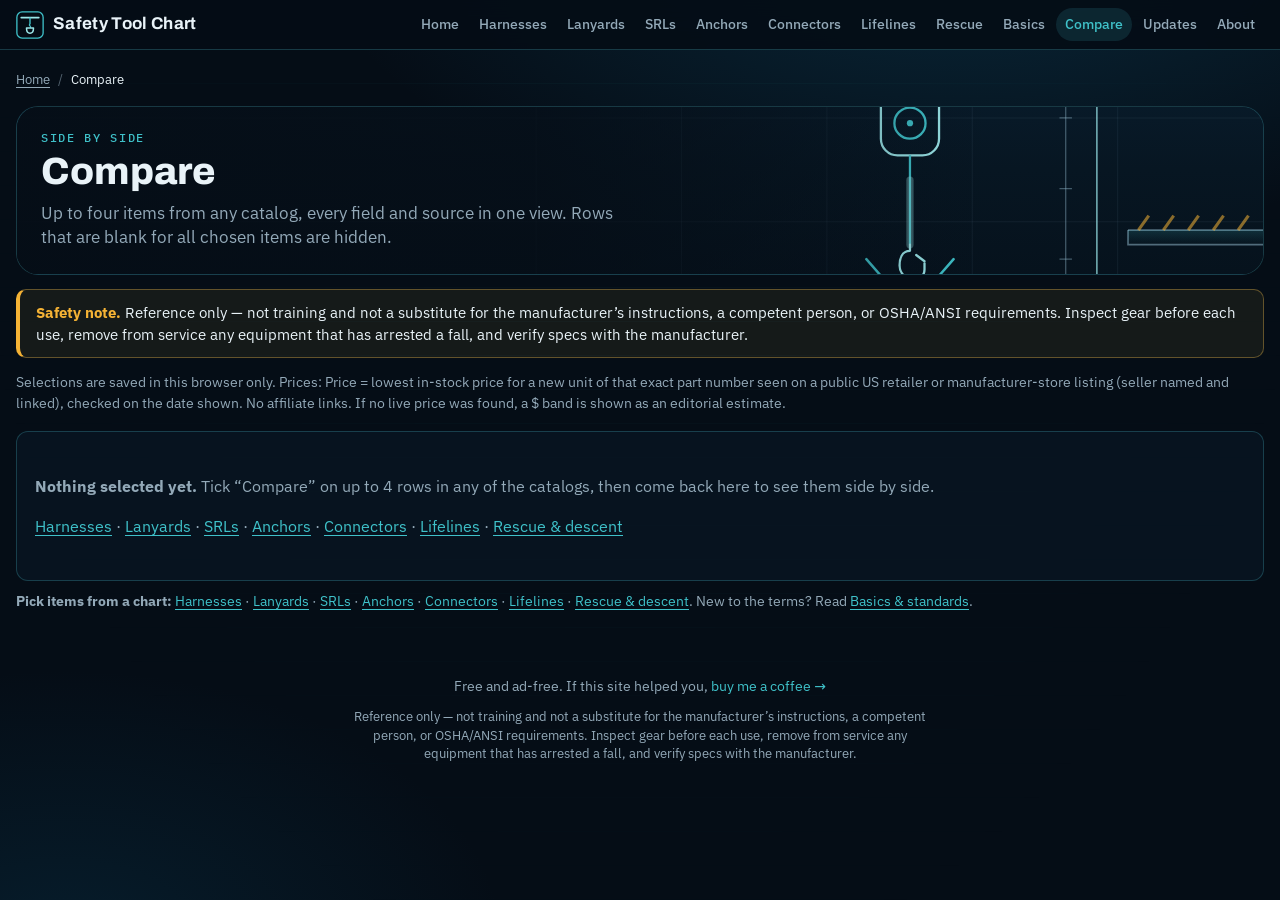
<file: compare.html>
<!doctype html>
<html lang="en">
<head>
<meta charset="utf-8">
<meta name="viewport" content="width=device-width,initial-scale=1,viewport-fit=cover">
<meta name="msvalidate.01" content="77C3B18F4D942281667A47021926052C" />
<meta name="google-site-verification" content="DBsd4dRo6CszvxQNH2xXlYTnwq2I4v30uIsV_nwwEc8" />
<title>Compare fall protection gear · Safety Tool Chart</title>
<meta name="description" content="Compare up to four fall protection products from any chart side by side: every spec, price source and official link in one table.">
<link rel="canonical" href="https://safetytoolchart.pages.dev/compare">
<meta property="og:type" content="article">
<meta property="og:site_name" content="Safety Tool Chart">
<meta property="og:locale" content="en_US">
<meta property="og:title" content="Compare fall protection gear · Safety Tool Chart">
<meta property="og:description" content="Compare up to four fall protection products from any chart side by side: every spec, price source and official link in one table.">
<meta property="og:url" content="https://safetytoolchart.pages.dev/compare">
<meta property="og:image" content="https://safetytoolchart.pages.dev/og-image.png">
<meta property="og:image:type" content="image/png">
<meta property="og:image:width" content="1200">
<meta property="og:image:height" content="630">
<meta property="og:image:alt" content="Safety Tool Chart: an overhead anchor, a lanyard and a harness D-ring drawn in teal line art">
<meta name="twitter:card" content="summary_large_image">
<meta name="twitter:title" content="Compare fall protection gear · Safety Tool Chart">
<meta name="twitter:description" content="Compare up to four fall protection products from any chart side by side: every spec, price source and official link in one table.">
<meta name="twitter:image" content="https://safetytoolchart.pages.dev/og-image.png">
<meta name="twitter:image:alt" content="Safety Tool Chart: an overhead anchor, a lanyard and a harness D-ring drawn in teal line art">
<meta name="theme-color" content="#050d16">
<link rel="icon" href="favicon.ico" sizes="any">
<link rel="icon" href="favicon.svg" type="image/svg+xml">
<link rel="apple-touch-icon" href="apple-touch-icon.png">
<link rel="preload" href="fonts/ibm-plex-sans-latin.woff2" as="font" type="font/woff2" crossorigin>
<link rel="stylesheet" href="theme.css?v=20261124a">
<script type="application/ld+json">{"@context": "https://schema.org", "@graph": [{"@type": "BreadcrumbList", "itemListElement": [{"@type": "ListItem", "position": 1, "name": "Home", "item": "https://safetytoolchart.pages.dev/"}, {"@type": "ListItem", "position": 2, "name": "Compare", "item": "https://safetytoolchart.pages.dev/compare"}]}]}</script>
</head>
<body data-page="compare">
<div class="page-bg"></div>
<a class="skip" href="#main">Skip to content</a>
<nav class="topnav" aria-label="Primary">
  <div class="inner">
    <a class="brand" href="index.html">
      <svg width="28" height="28" viewBox="0 0 32 32" aria-hidden="true"><rect x="1" y="1" width="30" height="30" rx="6" fill="none" stroke="#3fc1c9" stroke-width="1.5"/><path d="M6 7.5 H26" stroke="#9be7ea" stroke-width="2" stroke-linecap="round"/><path d="M16 7.5 V15" stroke="#3fc1c9" stroke-width="1.6"/><path d="M16 15 c-2.2 1.4 2.2 2.6 0 4" fill="none" stroke="#3fc1c9" stroke-width="1.5"/><path d="M12 19.5 h8 a0 0 0 0 1 0 0 c0 3.8 -1.8 6 -4 6 s-4 -2.2 -4 -6 z" fill="none" stroke="#9be7ea" stroke-width="1.7" stroke-linejoin="round"/></svg>
      Safety Tool Chart
    </a>
    <button type="button" class="nav-toggle" aria-expanded="false" aria-controls="primary-nav" aria-label="Open menu">☰ Menu</button>
    <ul class="nav-links" id="primary-nav"><li><a href="index.html">Home</a></li><li><a href="harnesses.html">Harnesses</a></li><li><a href="lanyards.html">Lanyards</a></li><li><a href="srls.html">SRLs</a></li><li><a href="anchors.html">Anchors</a></li><li><a href="connectors.html">Connectors</a></li><li><a href="lifelines.html">Lifelines</a></li><li><a href="rescue.html">Rescue</a></li><li><a href="basics.html">Basics</a></li><li><a href="compare.html" aria-current="page">Compare <span class="cmp-n" hidden>0</span></a></li><li><a href="updates.html">Updates</a></li><li><a href="index.html#about">About</a></li></ul>
  </div>
</nav>
<div class="wrap chart-wrap" id="main">
<nav class="crumbs" aria-label="Breadcrumb"><ol><li><a href="index.html">Home</a></li><li><span aria-current="page">Compare</span></li></ol></nav>
<header class="hero compact">
  <div class="hero-art"><svg class="hero-svg" viewBox="0 0 1200 420" preserveAspectRatio="xMaxYMid slice" aria-hidden="true">
  <defs>
    <linearGradient id="hsky" x1="0" y1="0" x2="0" y2="1">
      <stop offset="0%" stop-color="#0a2236"/>
      <stop offset="45%" stop-color="#071622"/>
      <stop offset="100%" stop-color="#050d16"/>
    </linearGradient>
    <linearGradient id="hglow" x1="0" y1="0" x2="0" y2="1">
      <stop offset="0%" stop-color="#3fc1c9" stop-opacity="0.16"/>
      <stop offset="100%" stop-color="#3fc1c9" stop-opacity="0"/>
    </linearGradient>
  </defs>
  <rect width="1200" height="420" fill="url(#hsky)"/>
  <!-- faint structural grid -->
  <g stroke="#8fb4c8" stroke-opacity="0.08" stroke-width="1">
    <path d="M0,140 H1200 M0,240 H1200 M0,340 H1200"/>
    <path d="M500,0 V420 M640,0 V420 M780,0 V420 M920,0 V420 M1060,0 V420"/>
  </g>
  <!-- overhead I-beam -->
  <g fill="none" stroke="#9be7ea" stroke-width="2">
    <path d="M560,34 H1200 M560,40 H1200"/>
    <path d="M560,62 H1200 M560,68 H1200"/>
    <path d="M560,34 V40 M560,62 V68"/>
  </g>
  <path d="M560,40 H1200 V62 H560 Z" fill="#3fc1c9" fill-opacity="0.06"/>
  <!-- beam clamp anchor -->
  <g fill="none" stroke="#3fc1c9" stroke-width="2.2" stroke-linejoin="round">
    <path d="M832,72 L824,72 L824,30 L836,22"/>
    <path d="M888,72 L896,72 L896,30 L884,22"/>
    <path d="M824,58 H896"/>
    <path d="M860,72 V86"/>
    <ellipse cx="860" cy="96" rx="9" ry="11"/>
  </g>
  <!-- SRL housing -->
  <g fill="none" stroke="#9be7ea" stroke-width="2.2">
    <path d="M851,106 l9,8 l9,-8"/>
    <rect x="832" y="114" width="56" height="62" rx="16"/>
    <circle cx="860" cy="145" r="15" stroke="#3fc1c9"/>
    <circle cx="860" cy="145" r="3" fill="#3fc1c9" stroke="none"/>
  </g>
  <!-- lifeline down to harness -->
  <path d="M860,176 V262" fill="none" stroke="#3fc1c9" stroke-width="2.2"/>
  <path d="M860,200 V262" fill="none" stroke="#9be7ea" stroke-opacity="0.35" stroke-width="7" stroke-linecap="round"/>
  <!-- snap hook -->
  <g fill="none" stroke="#9be7ea" stroke-width="2.2" stroke-linecap="round" stroke-linejoin="round">
    <path d="M860,262 v6 c-8,0 -10,8 -10,14 c0,9 8,14 14,14 c6,0 10,-5 10,-10 v-6"/>
    <path d="M874,278 l-8,-6"/>
  </g>
  <!-- harness back: D-ring and crossed straps -->
  <g fill="none" stroke="#3fc1c9" stroke-width="2.4" stroke-linecap="round" stroke-linejoin="round">
    <path d="M847,300 h26 c0,14 -6,22 -13,22 c-7,0 -13,-8 -13,-22 z" stroke="#9be7ea"/>
    <path d="M818,276 L902,372"/>
    <path d="M902,276 L818,372"/>
    <path d="M808,372 Q860,392 912,372"/>
    <path d="M824,390 L812,412 M896,390 L908,412"/>
  </g>
  <rect x="852" y="314" width="16" height="14" rx="2" fill="#050d16" stroke="#3fc1c9" stroke-width="1.6"/>
  <!-- clearance scale -->
  <g stroke="#8fb4c8" stroke-opacity="0.45" stroke-width="1.2" fill="none">
    <path d="M1010,72 V412"/>
    <path d="M1000,72 H1020 M1004,140 H1016 M1004,208 H1016 M1004,276 H1016 M1004,344 H1016 M1000,412 H1020"/>
  </g>
  <g fill="none" stroke="#9be7ea" stroke-opacity="0.7" stroke-width="1.6" stroke-linecap="round">
    <path d="M1040,80 V404 M1034,90 l6,-10 l6,10 M1034,394 l6,10 l6,-10"/>
  </g>
  <!-- working surface edge (leading edge) -->
  <g fill="none" stroke="#8fb4c8" stroke-width="1.6" stroke-opacity="0.55">
    <path d="M1070,248 H1200"/>
    <path d="M1070,248 V262 H1200"/>
  </g>
  <rect x="1070" y="248" width="130" height="14" fill="url(#hglow)"/>
  <g stroke="#f5b335" stroke-opacity="0.55" stroke-width="3">
    <path d="M1080,248 l10,-14 M1104,248 l10,-14 M1128,248 l10,-14 M1152,248 l10,-14 M1176,248 l10,-14"/>
  </g>
</svg>
</div>
  <div class="hero-copy">
    <span class="eyebrow">Side by side</span>
    <h1>Compare</h1>
    <p class="lede">Up to four items from any catalog, every field and source in one view. Rows that are blank for all chosen items are hidden.</p>
    
  </div>
</header>
<aside class="safety" role="note"><strong>Safety note.</strong> Reference only — not training and not a substitute for the manufacturer’s instructions, a competent person, or OSHA/ANSI requirements. Inspect gear before each use, remove from service any equipment that has arrested a fall, and verify specs with the manufacturer.</aside>
  <div class="cmp-actions"><button type="button" class="btn" id="cmp-clear" hidden>Clear all</button>
    <span class="count">Selections are saved in this browser only. Prices: Price = lowest in-stock price for a new unit of that exact part number seen on a public US retailer or manufacturer-store listing (seller named and linked), checked on the date shown. No affiliate links. If no live price was found, a $ band is shown as an editorial estimate.</span></div>
  <div class="cmp-wrap" id="cmp-root" aria-live="polite"><div class="cmp-empty">Loading…</div></div>
  <p class="related"><strong>Pick items from a chart:</strong> <a href="harnesses.html">Harnesses</a> · <a href="lanyards.html">Lanyards</a> · <a href="srls.html">SRLs</a> · <a href="anchors.html">Anchors</a> · <a href="connectors.html">Connectors</a> · <a href="lifelines.html">Lifelines</a> · <a href="rescue.html">Rescue &amp; descent</a>. New to the terms? Read <a href="basics.html">Basics &amp; standards</a>.</p>
</div>
<footer class="site-footer">
<p class="kofi">Free and ad-free. If this site helped you, <a href="https://ko-fi.com/marcustravis" target="_blank" rel="noopener">buy me a coffee →</a></p>
<p class="foot-safety">Reference only — not training and not a substitute for the manufacturer’s instructions, a competent person, or OSHA/ANSI requirements. Inspect gear before each use, remove from service any equipment that has arrested a fall, and verify specs with the manufacturer.</p>
</footer>
<script>
(function () {
  function syncNavH() {
    var nav = document.querySelector(".topnav");
    if (!nav) return;
    document.documentElement.style.setProperty("--nav-h", Math.ceil(nav.getBoundingClientRect().height) + "px");
  }
  syncNavH();
  window.addEventListener("resize", syncNavH);
  if (window.ResizeObserver && document.querySelector(".topnav")) {
    new ResizeObserver(syncNavH).observe(document.querySelector(".topnav"));
  }
})();
</script>
<script src="data.js?v=20261124a" defer></script>
<script src="compare.js?v=20261124a" defer></script>
<script src="nav.js?v=20261124a" defer></script>

<!-- Cloudflare Web Analytics --><script type='module' src='https://static.cloudflareinsights.com/beacon.min.js' data-cf-beacon='{"token": "22edf9db96334f9380517b93ca527ff9"}'></script><!-- End Cloudflare Web Analytics -->
</body>
</html>
</file>
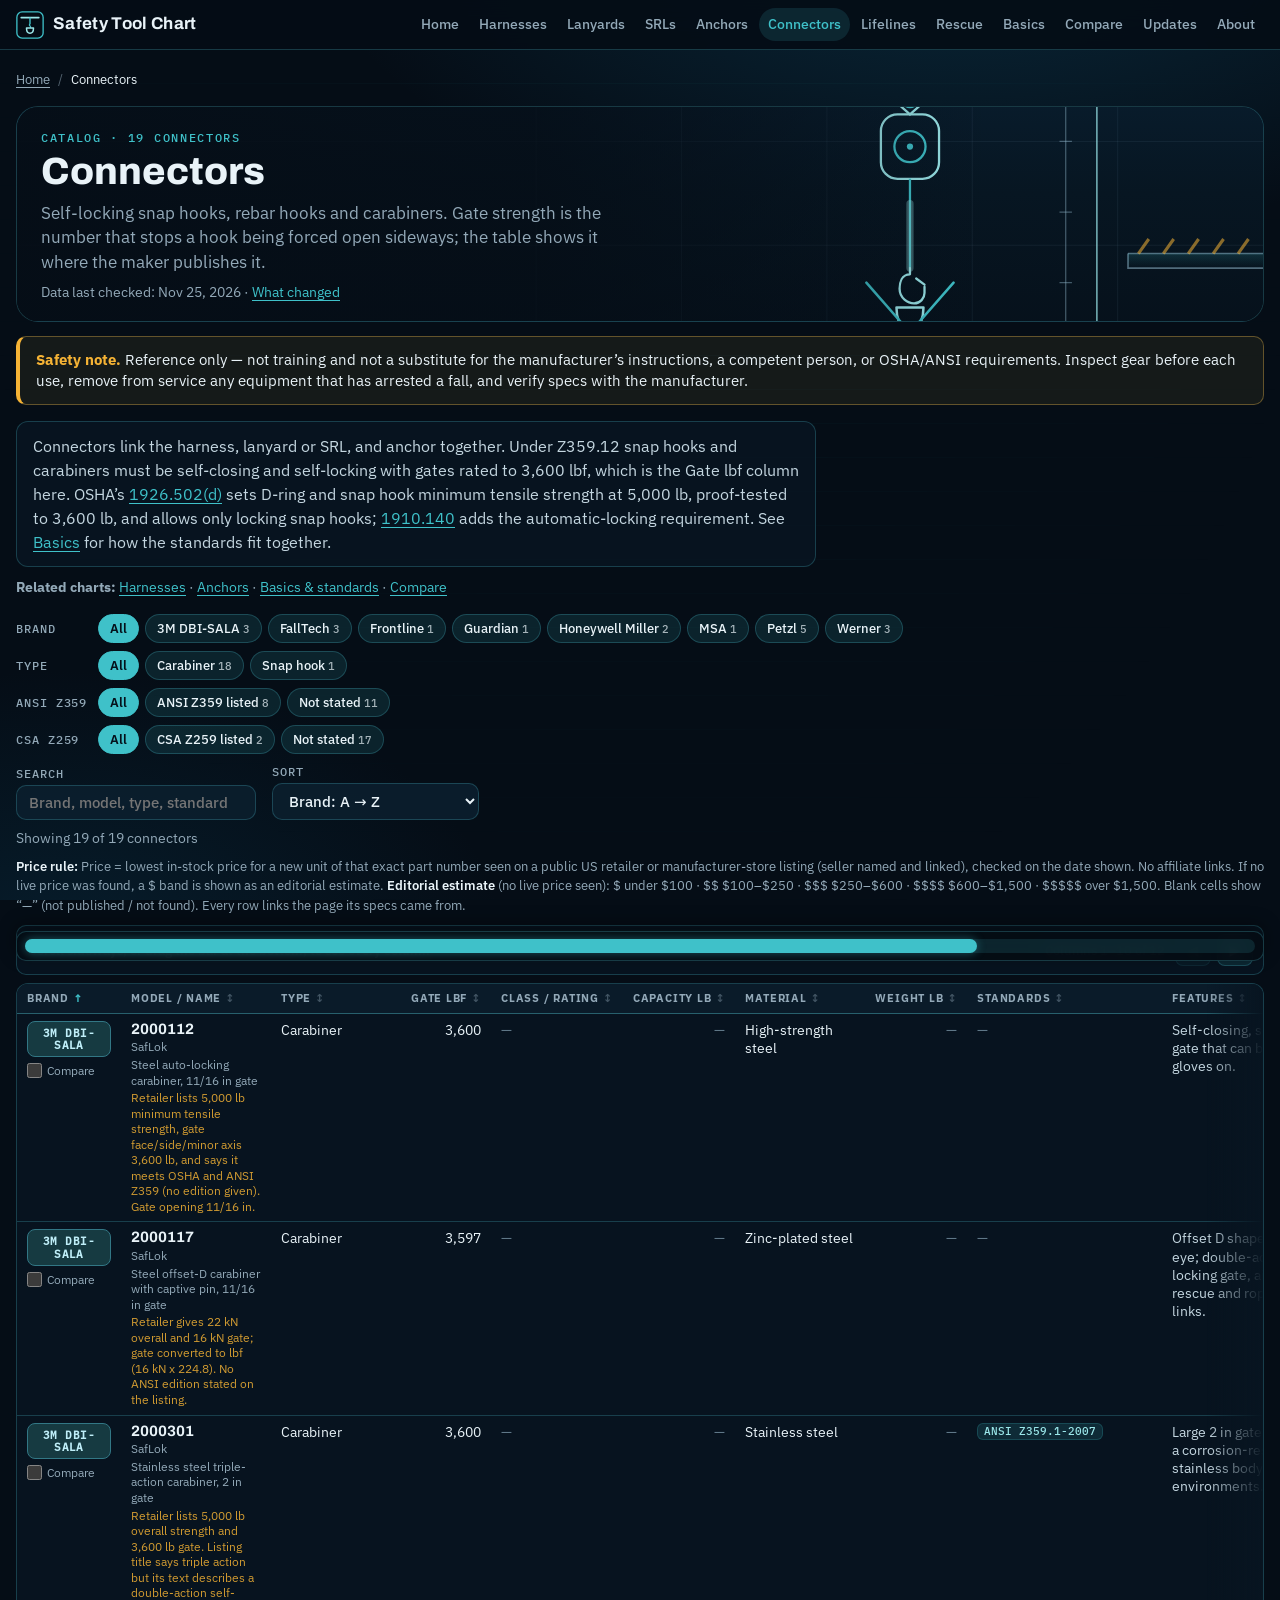
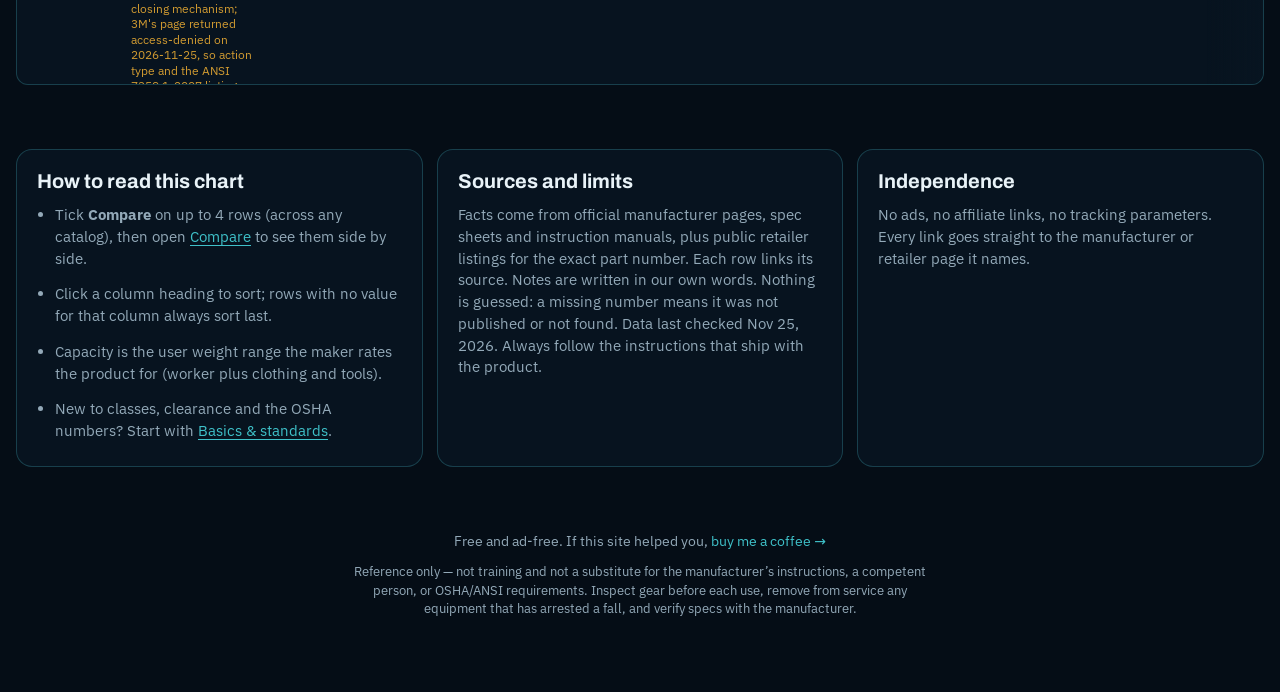
<file: connectors.html>
<!doctype html>
<html lang="en">
<head>
<meta charset="utf-8">
<meta name="viewport" content="width=device-width,initial-scale=1,viewport-fit=cover">
<meta name="msvalidate.01" content="77C3B18F4D942281667A47021926052C" />
<meta name="google-site-verification" content="DBsd4dRo6CszvxQNH2xXlYTnwq2I4v30uIsV_nwwEc8" />
<title>Snap Hooks and Carabiners Compared · Safety Tool Chart</title>
<meta name="description" content="Compare locking snap hooks, rebar hooks and carabiners for fall protection by gate strength, material, weight, standards and price, with spec links.">
<link rel="canonical" href="https://safetytoolchart.pages.dev/connectors">
<meta property="og:type" content="article">
<meta property="og:site_name" content="Safety Tool Chart">
<meta property="og:locale" content="en_US">
<meta property="og:title" content="Snap Hooks and Carabiners Compared · Safety Tool Chart">
<meta property="og:description" content="Compare locking snap hooks, rebar hooks and carabiners for fall protection by gate strength, material, weight, standards and price, with spec links.">
<meta property="og:url" content="https://safetytoolchart.pages.dev/connectors">
<meta property="og:image" content="https://safetytoolchart.pages.dev/og-image.png">
<meta property="og:image:type" content="image/png">
<meta property="og:image:width" content="1200">
<meta property="og:image:height" content="630">
<meta property="og:image:alt" content="Safety Tool Chart: an overhead anchor, a lanyard and a harness D-ring drawn in teal line art">
<meta name="twitter:card" content="summary_large_image">
<meta name="twitter:title" content="Snap Hooks and Carabiners Compared · Safety Tool Chart">
<meta name="twitter:description" content="Compare locking snap hooks, rebar hooks and carabiners for fall protection by gate strength, material, weight, standards and price, with spec links.">
<meta name="twitter:image" content="https://safetytoolchart.pages.dev/og-image.png">
<meta name="twitter:image:alt" content="Safety Tool Chart: an overhead anchor, a lanyard and a harness D-ring drawn in teal line art">
<meta name="theme-color" content="#050d16">
<link rel="icon" href="favicon.ico" sizes="any">
<link rel="icon" href="favicon.svg" type="image/svg+xml">
<link rel="apple-touch-icon" href="apple-touch-icon.png">
<link rel="preload" href="fonts/ibm-plex-sans-latin.woff2" as="font" type="font/woff2" crossorigin>
<link rel="stylesheet" href="theme.css?v=20261124a">
<script type="application/ld+json">{"@context": "https://schema.org", "@graph": [{"@type": "Dataset", "@id": "https://safetytoolchart.pages.dev/connectors#dataset", "name": "Snap hooks, rebar hooks and carabiners compared by gate strength", "description": "Compare locking snap hooks, rebar hooks and carabiners for fall protection by gate strength, material, weight, standards and price, with spec links.", "url": "https://safetytoolchart.pages.dev/connectors", "inLanguage": "en", "creator": {"@type": "Person", "name": "Marcus Travis"}, "dateModified": "2026-11-25", "isAccessibleForFree": true, "keywords": ["fall protection", "connectors", "OSHA", "ANSI Z359", "comparison chart"], "variableMeasured": ["Brand", "Model / name", "Type", "Gate lbf", "Class / rating", "Capacity lb", "Material", "Weight lb", "Standards", "Features", "Price"], "distribution": [{"@type": "DataDownload", "encodingFormat": "text/plain", "contentUrl": "https://safetytoolchart.pages.dev/llms-full.txt"}]}, {"@type": "BreadcrumbList", "itemListElement": [{"@type": "ListItem", "position": 1, "name": "Home", "item": "https://safetytoolchart.pages.dev/"}, {"@type": "ListItem", "position": 2, "name": "Connectors", "item": "https://safetytoolchart.pages.dev/connectors"}]}, {"@type": "ItemList", "name": "Snap hooks, rebar hooks and carabiners compared by gate strength — Safety Tool Chart", "numberOfItems": 19, "itemListElement": [{"@type": "ListItem", "position": 1, "name": "FallTech 8445", "url": "https://safetytoolchart.pages.dev/connectors#p-falltech-8445"}, {"@type": "ListItem", "position": 2, "name": "Petzl M34A TL", "url": "https://safetytoolchart.pages.dev/connectors#p-petzl-amd-m34a-tl"}, {"@type": "ListItem", "position": 3, "name": "Petzl M36A TL", "url": "https://safetytoolchart.pages.dev/connectors#p-petzl-william-m36a-tl"}, {"@type": "ListItem", "position": 4, "name": "Petzl M073BA00", "url": "https://safetytoolchart.pages.dev/connectors#p-petzl-vulcan-m073ba00"}, {"@type": "ListItem", "position": 5, "name": "Petzl M72A TL", "url": "https://safetytoolchart.pages.dev/connectors#p-petzl-oxan-m72a-tl"}, {"@type": "ListItem", "position": 6, "name": "Petzl M043AA00", "url": "https://safetytoolchart.pages.dev/connectors#p-petzl-eashook-open-m043aa00"}, {"@type": "ListItem", "position": 7, "name": "FallTech 8450", "url": "https://safetytoolchart.pages.dev/connectors#p-falltech-8450"}, {"@type": "ListItem", "position": 8, "name": "FallTech 8466A", "url": "https://safetytoolchart.pages.dev/connectors#p-falltech-8466a"}, {"@type": "ListItem", "position": 9, "name": "Werner A100304", "url": "https://safetytoolchart.pages.dev/connectors#p-werner-a100304"}, {"@type": "ListItem", "position": 10, "name": "Werner A100301", "url": "https://safetytoolchart.pages.dev/connectors#p-werner-a100301"}, {"@type": "ListItem", "position": 11, "name": "Werner A100303", "url": "https://safetytoolchart.pages.dev/connectors#p-werner-a100303"}, {"@type": "ListItem", "position": 12, "name": "Guardian 01837", "url": "https://safetytoolchart.pages.dev/connectors#p-guardian-01837"}, {"@type": "ListItem", "position": 13, "name": "3M DBI-SALA 2000112", "url": "https://safetytoolchart.pages.dev/connectors#p-3m-dbi-sala-saflok-steel-carabiner-2000112"}, {"@type": "ListItem", "position": 14, "name": "3M DBI-SALA 2000117", "url": "https://safetytoolchart.pages.dev/connectors#p-3m-dbi-sala-saflok-steel-carabiner-pin-2000117"}, {"@type": "ListItem", "position": 15, "name": "3M DBI-SALA 2000301", "url": "https://safetytoolchart.pages.dev/connectors#p-3m-dbi-sala-saflok-triple-action-ss-carabiner-2000301"}, {"@type": "ListItem", "position": 16, "name": "Honeywell Miller 17D-1", "url": "https://safetytoolchart.pages.dev/connectors#p-miller-17d-1-autolock-carabiner"}, {"@type": "ListItem", "position": 17, "name": "Honeywell Miller 17D-2", "url": "https://safetytoolchart.pages.dev/connectors#p-miller-17d-2-aluminum-twist-lock-carabiner"}, {"@type": "ListItem", "position": 18, "name": "MSA 10089207", "url": "https://safetytoolchart.pages.dev/connectors#p-msa-steel-carabiner-10089207"}, {"@type": "ListItem", "position": 19, "name": "Frontline CSQ120", "url": "https://safetytoolchart.pages.dev/connectors#p-frontline-csq120-quarter-turn-carabiner"}]}]}</script>
</head>
<body>
<div class="page-bg"></div>
<a class="skip" href="#main">Skip to content</a>
<nav class="topnav" aria-label="Primary">
  <div class="inner">
    <a class="brand" href="index.html">
      <svg width="28" height="28" viewBox="0 0 32 32" aria-hidden="true"><rect x="1" y="1" width="30" height="30" rx="6" fill="none" stroke="#3fc1c9" stroke-width="1.5"/><path d="M6 7.5 H26" stroke="#9be7ea" stroke-width="2" stroke-linecap="round"/><path d="M16 7.5 V15" stroke="#3fc1c9" stroke-width="1.6"/><path d="M16 15 c-2.2 1.4 2.2 2.6 0 4" fill="none" stroke="#3fc1c9" stroke-width="1.5"/><path d="M12 19.5 h8 a0 0 0 0 1 0 0 c0 3.8 -1.8 6 -4 6 s-4 -2.2 -4 -6 z" fill="none" stroke="#9be7ea" stroke-width="1.7" stroke-linejoin="round"/></svg>
      Safety Tool Chart
    </a>
    <button type="button" class="nav-toggle" aria-expanded="false" aria-controls="primary-nav" aria-label="Open menu">☰ Menu</button>
    <ul class="nav-links" id="primary-nav"><li><a href="index.html">Home</a></li><li><a href="harnesses.html">Harnesses</a></li><li><a href="lanyards.html">Lanyards</a></li><li><a href="srls.html">SRLs</a></li><li><a href="anchors.html">Anchors</a></li><li><a href="connectors.html" aria-current="page">Connectors</a></li><li><a href="lifelines.html">Lifelines</a></li><li><a href="rescue.html">Rescue</a></li><li><a href="basics.html">Basics</a></li><li><a href="compare.html">Compare <span class="cmp-n" hidden>0</span></a></li><li><a href="updates.html">Updates</a></li><li><a href="index.html#about">About</a></li></ul>
  </div>
</nav>
<div class="wrap chart-wrap" id="main">
<nav class="crumbs" aria-label="Breadcrumb"><ol><li><a href="index.html">Home</a></li><li><span aria-current="page">Connectors</span></li></ol></nav>
<header class="hero compact">
  <div class="hero-art"><svg class="hero-svg" viewBox="0 0 1200 420" preserveAspectRatio="xMaxYMid slice" aria-hidden="true">
  <defs>
    <linearGradient id="hsky" x1="0" y1="0" x2="0" y2="1">
      <stop offset="0%" stop-color="#0a2236"/>
      <stop offset="45%" stop-color="#071622"/>
      <stop offset="100%" stop-color="#050d16"/>
    </linearGradient>
    <linearGradient id="hglow" x1="0" y1="0" x2="0" y2="1">
      <stop offset="0%" stop-color="#3fc1c9" stop-opacity="0.16"/>
      <stop offset="100%" stop-color="#3fc1c9" stop-opacity="0"/>
    </linearGradient>
  </defs>
  <rect width="1200" height="420" fill="url(#hsky)"/>
  <!-- faint structural grid -->
  <g stroke="#8fb4c8" stroke-opacity="0.08" stroke-width="1">
    <path d="M0,140 H1200 M0,240 H1200 M0,340 H1200"/>
    <path d="M500,0 V420 M640,0 V420 M780,0 V420 M920,0 V420 M1060,0 V420"/>
  </g>
  <!-- overhead I-beam -->
  <g fill="none" stroke="#9be7ea" stroke-width="2">
    <path d="M560,34 H1200 M560,40 H1200"/>
    <path d="M560,62 H1200 M560,68 H1200"/>
    <path d="M560,34 V40 M560,62 V68"/>
  </g>
  <path d="M560,40 H1200 V62 H560 Z" fill="#3fc1c9" fill-opacity="0.06"/>
  <!-- beam clamp anchor -->
  <g fill="none" stroke="#3fc1c9" stroke-width="2.2" stroke-linejoin="round">
    <path d="M832,72 L824,72 L824,30 L836,22"/>
    <path d="M888,72 L896,72 L896,30 L884,22"/>
    <path d="M824,58 H896"/>
    <path d="M860,72 V86"/>
    <ellipse cx="860" cy="96" rx="9" ry="11"/>
  </g>
  <!-- SRL housing -->
  <g fill="none" stroke="#9be7ea" stroke-width="2.2">
    <path d="M851,106 l9,8 l9,-8"/>
    <rect x="832" y="114" width="56" height="62" rx="16"/>
    <circle cx="860" cy="145" r="15" stroke="#3fc1c9"/>
    <circle cx="860" cy="145" r="3" fill="#3fc1c9" stroke="none"/>
  </g>
  <!-- lifeline down to harness -->
  <path d="M860,176 V262" fill="none" stroke="#3fc1c9" stroke-width="2.2"/>
  <path d="M860,200 V262" fill="none" stroke="#9be7ea" stroke-opacity="0.35" stroke-width="7" stroke-linecap="round"/>
  <!-- snap hook -->
  <g fill="none" stroke="#9be7ea" stroke-width="2.2" stroke-linecap="round" stroke-linejoin="round">
    <path d="M860,262 v6 c-8,0 -10,8 -10,14 c0,9 8,14 14,14 c6,0 10,-5 10,-10 v-6"/>
    <path d="M874,278 l-8,-6"/>
  </g>
  <!-- harness back: D-ring and crossed straps -->
  <g fill="none" stroke="#3fc1c9" stroke-width="2.4" stroke-linecap="round" stroke-linejoin="round">
    <path d="M847,300 h26 c0,14 -6,22 -13,22 c-7,0 -13,-8 -13,-22 z" stroke="#9be7ea"/>
    <path d="M818,276 L902,372"/>
    <path d="M902,276 L818,372"/>
    <path d="M808,372 Q860,392 912,372"/>
    <path d="M824,390 L812,412 M896,390 L908,412"/>
  </g>
  <rect x="852" y="314" width="16" height="14" rx="2" fill="#050d16" stroke="#3fc1c9" stroke-width="1.6"/>
  <!-- clearance scale -->
  <g stroke="#8fb4c8" stroke-opacity="0.45" stroke-width="1.2" fill="none">
    <path d="M1010,72 V412"/>
    <path d="M1000,72 H1020 M1004,140 H1016 M1004,208 H1016 M1004,276 H1016 M1004,344 H1016 M1000,412 H1020"/>
  </g>
  <g fill="none" stroke="#9be7ea" stroke-opacity="0.7" stroke-width="1.6" stroke-linecap="round">
    <path d="M1040,80 V404 M1034,90 l6,-10 l6,10 M1034,394 l6,10 l6,-10"/>
  </g>
  <!-- working surface edge (leading edge) -->
  <g fill="none" stroke="#8fb4c8" stroke-width="1.6" stroke-opacity="0.55">
    <path d="M1070,248 H1200"/>
    <path d="M1070,248 V262 H1200"/>
  </g>
  <rect x="1070" y="248" width="130" height="14" fill="url(#hglow)"/>
  <g stroke="#f5b335" stroke-opacity="0.55" stroke-width="3">
    <path d="M1080,248 l10,-14 M1104,248 l10,-14 M1128,248 l10,-14 M1152,248 l10,-14 M1176,248 l10,-14"/>
  </g>
</svg>
</div>
  <div class="hero-copy">
    <span class="eyebrow">Catalog · 19 connectors</span>
    <h1>Connectors</h1>
    <p class="lede">Self-locking snap hooks, rebar hooks and carabiners. Gate strength is the number that stops a hook being forced open sideways; the table shows it where the maker publishes it.</p>
    <p class="checked">Data last checked: <time datetime="2026-11-25">Nov 25, 2026</time> · <a href="updates.html">What changed</a></p>
  </div>
</header>
<aside class="safety" role="note"><strong>Safety note.</strong> Reference only — not training and not a substitute for the manufacturer’s instructions, a competent person, or OSHA/ANSI requirements. Inspect gear before each use, remove from service any equipment that has arrested a fall, and verify specs with the manufacturer.</aside>
  <div class="answer">
    <p>Connectors link the harness, lanyard or SRL, and anchor together. Under Z359.12 snap hooks and carabiners must be self-closing and self-locking with gates rated to 3,600 lbf, which is the Gate lbf column here. OSHA’s <a href="https://www.osha.gov/laws-regs/regulations/standardnumber/1926/1926.502" target="_blank" rel="noopener">1926.502(d)</a> sets D-ring and snap hook minimum tensile strength at 5,000 lb, proof-tested to 3,600 lb, and allows only locking snap hooks; <a href="https://www.osha.gov/laws-regs/regulations/standardnumber/1910/1910.140" target="_blank" rel="noopener">1910.140</a> adds the automatic-locking requirement. See <a href="basics.html#ansi">Basics</a> for how the standards fit together.</p>
  </div>
  <p class="related"><strong>Related charts:</strong> <a href="harnesses.html">Harnesses</a> · <a href="anchors.html">Anchors</a> · <a href="basics.html">Basics &amp; standards</a> · <a href="compare.html">Compare</a></p>
  <div class="toolbar">
    <div class="fgroups" id="fgroups"></div>
    <div class="tools">
      <label class="search">Search
        <input type="search" id="search" placeholder="Brand, model, type, standard" autocomplete="off">
      </label>
      <label class="sort">Sort
        <select id="sort"></select>
      </label>
    </div>
  </div>
  <p class="count" id="count" aria-live="polite"></p>
  <p class="table-caption" id="cap"><strong>Price rule:</strong> Price = lowest in-stock price for a new unit of that exact part number seen on a public US retailer or manufacturer-store listing (seller named and linked), checked on the date shown. No affiliate links. If no live price was found, a $ band is shown as an editorial estimate. <strong>Editorial estimate</strong> (no live price seen): $ under $100 · $$ $100–$250 · $$$ $250–$600 · $$$$ $600–$1,500 · $$$$$ over $1,500. Blank cells show “—” (not published / not found). Every row links the page its specs came from.</p>
  <div class="table-box">
    <table class="chart" aria-describedby="cap">
      <caption class="sr-only">Connectors: one row per part number</caption>
      <thead><tr><th scope="col"><button type="button" class="th-btn" data-k="brand">Brand</button></th><th scope="col"><button type="button" class="th-btn" data-k="model">Model / name</button></th><th scope="col"><button type="button" class="th-btn" data-k="type">Type</button></th><th class="num" scope="col"><button type="button" class="th-btn" data-k="gate">Gate lbf</button></th><th scope="col"><button type="button" class="th-btn" data-k="cls">Class / rating</button></th><th class="num" scope="col"><button type="button" class="th-btn" data-k="capacity">Capacity lb</button></th><th scope="col"><button type="button" class="th-btn" data-k="material">Material</button></th><th class="num" scope="col"><button type="button" class="th-btn" data-k="weight">Weight lb</button></th><th scope="col"><button type="button" class="th-btn" data-k="standards">Standards</button></th><th scope="col"><button type="button" class="th-btn" data-k="features">Features</button></th><th scope="col"><button type="button" class="th-btn" data-k="price">Price</button></th><th scope="col">Links</th></tr></thead>
      <tbody id="rows"></tbody>
    </table>
  </div>
  <div class="notes">
    <section><h2>How to read this chart</h2><ul>
      <li>Tick <strong>Compare</strong> on up to 4 rows (across any catalog), then open <a href="compare.html">Compare</a> to see them side by side.</li>
      <li>Click a column heading to sort; rows with no value for that column always sort last.</li>
      <li>Capacity is the user weight range the maker rates the product for (worker plus clothing and tools).</li>
      <li>New to classes, clearance and the OSHA numbers? Start with <a href="basics.html">Basics &amp; standards</a>.</li>
    </ul></section>
    <section><h2>Sources and limits</h2>
      <p>Facts come from official manufacturer pages, spec sheets and instruction manuals, plus public retailer listings for the exact part number. Each row links its source. Notes are written in our own words. Nothing is guessed: a missing number means it was not published or not found. Data last checked Nov 25, 2026. Always follow the instructions that ship with the product.</p></section>
    <section><h2>Independence</h2>
      <p>No ads, no affiliate links, no tracking parameters. Every link goes straight to the manufacturer or retailer page it names.</p></section>
  </div>
</div>
<footer class="site-footer">
<p class="kofi">Free and ad-free. If this site helped you, <a href="https://ko-fi.com/marcustravis" target="_blank" rel="noopener">buy me a coffee →</a></p>
<p class="foot-safety">Reference only — not training and not a substitute for the manufacturer’s instructions, a competent person, or OSHA/ANSI requirements. Inspect gear before each use, remove from service any equipment that has arrested a fall, and verify specs with the manufacturer.</p>
</footer>
<script>
(function () {
  function syncNavH() {
    var nav = document.querySelector(".topnav");
    if (!nav) return;
    document.documentElement.style.setProperty("--nav-h", Math.ceil(nav.getBoundingClientRect().height) + "px");
  }
  syncNavH();
  window.addEventListener("resize", syncNavH);
  if (window.ResizeObserver && document.querySelector(".topnav")) {
    new ResizeObserver(syncNavH).observe(document.querySelector(".topnav"));
  }
})();
</script>
<script src="compare.js?v=20261124a" defer></script>
<script src="nav.js?v=20261124a" defer></script>
<script src="app.js?v=20261124a" defer></script>
<script src="scroll-hint.js?v=20261124a" defer></script>
<script>
const DATA = [{"id": "falltech-8445", "brand": "FallTech", "series": "Carabiner", "model": "8445", "name": "3 in alloy steel connecting carabiner, double-locking", "type": "Carabiner", "standards": ["ANSI Z359.12-2009", "OSHA 1926.502", "OSHA 1910.66"], "ansi_class": null, "cap_min_lb": 130, "cap_max_lb": 425, "length_ft": null, "weight_lb": null, "attachment": null, "gate_lbf": 3600, "material": "Plated alloy steel", "sizes": null, "features": "Self-closing, double-locking gate with 7/8 in opening and 3-1/4 x 1-3/8 in inside dimensions.", "price_usd": null, "price_source": null, "price_url": null, "price_checked": null, "price_scale": "$", "product_url": "https://www.falltech.com/product/8445/", "spec_url": "https://www.falltech.com/product/8445/", "notes": "5,000 lb min. static strength. Gate opening 7/8 in. 130-310 lb or 310-425 lb depending on use.", "rid": "p-falltech-8445", "_icon": null}, {"id": "petzl-amd-m34a-tl", "brand": "Petzl", "series": "Am'D", "model": "M34A TL", "name": "Asymmetric D aluminum carabiner, Triact-Lock", "type": "Carabiner", "standards": ["CE EN 362", "CE EN 12275 type B", "NFPA 2500 Technical Use"], "ansi_class": null, "cap_min_lb": null, "cap_max_lb": null, "length_ft": null, "weight_lb": 0.17, "attachment": null, "gate_lbf": 1574, "material": "Aluminum", "sizes": null, "features": "Light D-shaped carabiner suited to positioning lanyards and descenders; triple-action auto-locking gate.", "price_usd": 30.95, "price_source": "Petzl USA", "price_url": "https://www.petzl.com/us/en/professional/products/aluminum-carabiners/amd/Am-D-PRO_PRO_a2mw0000000QDp0AAG.html", "price_checked": "2026-11-25", "price_scale": null, "product_url": "https://www.petzl.com/us/en/professional/products/aluminum-carabiners/amd/Am-D-PRO_PRO_a2mw0000000QDp0AAG.html", "spec_url": "https://www.petzl.com/us/en/professional/products/aluminum-carabiners/amd/Am-D-PRO_PRO_a2mw0000000QDp0AAG.html", "notes": "Gate figure is open-gate strength 7 kN converted to lbf; gate opening 24 mm. Major axis 27 kN, minor axis 8 kN. Weight 75 g converted. Not ANSI Z359.12 listed.", "rid": "p-petzl-amd-m34a-tl", "_icon": null}, {"id": "petzl-william-m36a-tl", "brand": "Petzl", "series": "William", "model": "M36A TL", "name": "Large pear-shaped aluminum carabiner, Triact-Lock", "type": "Carabiner", "standards": ["CE EN 362", "CE EN 12275 type B", "NFPA 2500 Technical Use"], "ansi_class": null, "cap_min_lb": null, "cap_max_lb": null, "length_ft": null, "weight_lb": 0.2, "attachment": null, "gate_lbf": 1798, "material": "Aluminum", "sizes": null, "features": "Roomy pear shape for clipping several items at once; auto-locking triple-action gate.", "price_usd": 33.95, "price_source": "Petzl USA", "price_url": "https://www.petzl.com/us/en/professional/products/aluminum-carabiners/william/WILLIAM-PRO_PRO_a2mw0000000QDvIAAW.html", "price_checked": "2026-11-16", "price_scale": null, "product_url": "https://www.petzl.com/us/en/professional/products/aluminum-carabiners/william/WILLIAM-PRO_PRO_a2mw0000000QDvIAAW.html", "spec_url": "https://www.petzl.com/us/en/professional/products/aluminum-carabiners/william/WILLIAM-PRO_PRO_a2mw0000000QDvIAAW.html", "notes": "Open-gate strength 8 kN converted to lbf; gate opening 27 mm. Major axis 27 kN, minor 8 kN. Weight 90 g converted.", "rid": "p-petzl-william-m36a-tl", "_icon": null}, {"id": "petzl-vulcan-m073ba00", "brand": "Petzl", "series": "Vulcan", "model": "M073BA00", "name": "High-strength steel asymmetric carabiner, Triact-Lock", "type": "Carabiner", "standards": ["CE EN 362", "NFPA 2500 General Use", "GB/T 23469 B"], "ansi_class": null, "cap_min_lb": null, "cap_max_lb": null, "length_ft": null, "weight_lb": 0.54, "attachment": null, "gate_lbf": 4047, "material": "Steel", "sizes": null, "features": "Large steel carabiner for tough environments and multiple-anchor setups.", "price_usd": 42.95, "price_source": "Petzl USA", "price_url": "https://www.petzl.com/us/en/professional/products/steel-carabiners/vulcan/VULCAN_PRO_a2mw0000001TdSCAA0.html", "price_checked": "2026-11-16", "price_scale": null, "product_url": "https://www.petzl.com/us/en/professional/products/steel-carabiners/vulcan/VULCAN_PRO_a2mw0000001TdSCAA0.html", "spec_url": "https://www.petzl.com/us/en/professional/products/steel-carabiners/vulcan/VULCAN_PRO_a2mw0000001TdSCAA0.html", "notes": "Open-gate 18 kN converted; gate opening 28 mm. Major axis 45 kN. Weight 245 g converted. The ANSI Z359.12 / CSA Z259.12 listing is on the M073CA00 and M073CA01 versions, not this reference.", "rid": "p-petzl-vulcan-m073ba00", "_icon": null}, {"id": "petzl-oxan-m72a-tl", "brand": "Petzl", "series": "Oxan", "model": "M72A TL", "name": "Oval steel carabiner, Triact-Lock", "type": "Carabiner", "standards": ["CE EN 362", "NFPA 2500 Technical Use", "GB/T 23469 B"], "ansi_class": null, "cap_min_lb": null, "cap_max_lb": null, "length_ft": null, "weight_lb": 0.43, "attachment": null, "gate_lbf": 3372, "material": "Steel", "sizes": null, "features": "Symmetrical oval steel carabiner for anchor and structure connections.", "price_usd": 25.95, "price_source": "Petzl USA", "price_url": "https://www.petzl.com/us/en/professional/products/steel-carabiners/oxan/OXAN_PRO_a2mw0000000BtvzAAC.html", "price_checked": "2026-11-25", "price_scale": null, "product_url": "https://www.petzl.com/us/en/professional/products/steel-carabiners/oxan/OXAN_PRO_a2mw0000000BtvzAAC.html", "spec_url": "https://www.petzl.com/us/en/professional/products/steel-carabiners/oxan/OXAN_PRO_a2mw0000000BtvzAAC.html", "notes": "Open-gate 15 kN converted; gate opening 21 mm. Major axis 38 kN. Weight 195 g converted. ANSI Z359.12 is listed on the M72A TLA and M72A TLN versions.", "rid": "p-petzl-oxan-m72a-tl", "_icon": null}, {"id": "petzl-eashook-open-m043aa00", "brand": "Petzl", "series": "Eashook Open", "model": "M043AA00", "name": "Aluminum lanyard-end hook with gated lanyard attachment point", "type": "Snap hook", "standards": ["CE EN 362", "CE EN 12275"], "ansi_class": null, "cap_min_lb": null, "cap_max_lb": null, "length_ft": null, "weight_lb": 0.35, "attachment": null, "gate_lbf": 2248, "material": "Aluminum", "sizes": null, "features": "Opening attachment eye lets it clip straight onto a double or positioning lanyard end; automatic locking gate.", "price_usd": 64.95, "price_source": "Petzl USA", "price_url": "https://www.petzl.com/us/en/professional/products/lanyard-end-connectors/eashook-open/EASHOOK-OPEN_PRO_a2mw0000001TdTFAA0.html", "price_checked": "2026-11-16", "price_scale": null, "product_url": "https://www.petzl.com/us/en/professional/products/lanyard-end-connectors/eashook-open/EASHOOK-OPEN_PRO_a2mw0000001TdTFAA0.html", "spec_url": "https://www.petzl.com/us/en/professional/products/lanyard-end-connectors/eashook-open/EASHOOK-OPEN_PRO_a2mw0000001TdTFAA0.html", "notes": "Open-gate 10 kN converted; gate opening 25 mm. Major axis 25 kN. Weight 160 g converted.", "rid": "p-petzl-eashook-open-m043aa00", "_icon": null}, {"id": "falltech-8450", "brand": "FallTech", "series": "Carabiner", "model": "8450", "name": "4 in alloy steel connecting carabiner, double-locking", "type": "Carabiner", "standards": ["ANSI Z359.12-2009", "OSHA 1926.502", "OSHA 1910.66", "CSA Z259.12-2016"], "ansi_class": null, "cap_min_lb": 130, "cap_max_lb": 425, "length_ft": null, "weight_lb": null, "attachment": null, "gate_lbf": 3600, "material": "Plated alloy steel", "sizes": null, "features": "Larger frame with a 1 in gate opening and 4 x 2 in inside dimensions.", "price_usd": null, "price_source": null, "price_url": null, "price_checked": null, "price_scale": "$", "product_url": "https://www.falltech.com/product/8450/", "spec_url": "https://www.falltech.com/product/8450/", "notes": "Gate opening 1 in. 5,000 lb min. static strength. 130-310 lb or 310-425 lb depending on use.", "rid": "p-falltech-8450", "_icon": null}, {"id": "falltech-8466a", "brand": "FallTech", "series": "Carabiner", "model": "8466A", "name": "Aluminum alloy connecting carabiner, double-locking", "type": "Carabiner", "standards": ["ANSI Z359.12-2009", "OSHA 1926.502", "OSHA 1910.66"], "ansi_class": null, "cap_min_lb": 130, "cap_max_lb": 425, "length_ft": null, "weight_lb": null, "attachment": null, "gate_lbf": 3600, "material": "Aluminum alloy", "sizes": null, "features": "Lighter aluminum alternative to the 8445 with the same 7/8 in gate opening.", "price_usd": null, "price_source": null, "price_url": null, "price_checked": null, "price_scale": "$", "product_url": "https://www.falltech.com/product/8466a/", "spec_url": "https://www.falltech.com/product/8466a/", "notes": "Gate opening 7/8 in; inside 3-3/4 x 2 in. 5,000 lb min. static strength. 130-310 lb or 310-425 lb depending on use.", "rid": "p-falltech-8466a", "_icon": null}, {"id": "werner-a100304", "brand": "Werner", "series": "Carabiner", "model": "A100304", "name": "Aluminum self-locking carabiner, 3/4 in gate", "type": "Carabiner", "standards": ["ANSI Z359.12-2019", "OSHA 1910/1926"], "ansi_class": null, "cap_min_lb": null, "cap_max_lb": null, "length_ft": null, "weight_lb": null, "attachment": null, "gate_lbf": 3600, "material": "Aluminum", "sizes": null, "features": "Self-closing, self-locking gate in a light aluminum body.", "price_usd": null, "price_source": null, "price_url": null, "price_checked": null, "price_scale": "$", "product_url": null, "spec_url": "https://www.lawsonproducts.com/products/a100304-3-4in-gate-opening-aluminum-self-locking-carabiner-3600lb-gate-1648155", "notes": "Gate opening 3/4 in; 5,000 lb load limit; 3.9 x 2.9 in. Lawson listing (price login-gated).", "rid": "p-werner-a100304", "_icon": null}, {"id": "werner-a100301", "brand": "Werner", "series": "Carabiner", "model": "A100301", "name": "Steel self-locking carabiner, 3/4 in gate", "type": "Carabiner", "standards": [], "ansi_class": null, "cap_min_lb": null, "cap_max_lb": null, "length_ft": null, "weight_lb": null, "attachment": null, "gate_lbf": 3600, "material": "Steel", "sizes": null, "features": "Self-locking steel carabiner for attaching lanyards or lifelines to anchorages.", "price_usd": 40.8, "price_source": "Heyden Supply", "price_url": "https://www.heydensupply.com/mpn/a100301", "price_checked": "2026-11-16", "price_scale": null, "product_url": null, "spec_url": "https://www.heydensupply.com/mpn/a100301", "notes": "Gate opening 3/4 in; 5,000 lb min. breaking strength. Retailer listing only; standards not stated.", "rid": "p-werner-a100301", "_icon": null}, {"id": "werner-a100303", "brand": "Werner", "series": "Carabiner", "model": "A100303", "name": "Steel self-locking carabiner, 2 in gate", "type": "Carabiner", "standards": [], "ansi_class": null, "cap_min_lb": null, "cap_max_lb": null, "length_ft": null, "weight_lb": null, "attachment": null, "gate_lbf": 3600, "material": "Steel", "sizes": null, "features": "Large-opening steel carabiner for attaching to bigger structural members.", "price_usd": null, "price_source": null, "price_url": null, "price_checked": null, "price_scale": "$", "product_url": null, "spec_url": "https://www.lawsonproducts.com/products/a100303-2in-gate-opening-steel-self-locking-carabiner-3600lb-gate-1648154", "notes": "Gate opening 2 in; 5,000 lb breaking strength per Lawson listing (price login-gated).", "rid": "p-werner-a100303", "_icon": null}, {"id": "guardian-01837", "brand": "Guardian", "series": "Carabiner", "model": "01837", "name": "3 in steel double-locking carabiner", "type": "Carabiner", "standards": [], "ansi_class": null, "cap_min_lb": null, "cap_max_lb": null, "length_ft": null, "weight_lb": null, "attachment": null, "gate_lbf": 3600, "material": "Steel", "sizes": null, "features": "One-hand, self-closing and self-locking gate for attaching lanyards or lifelines.", "price_usd": 17.99, "price_source": "McEachern & Hutchins", "price_url": "https://www.mceachernandhutchins.com/p/0f5aa0fc-357a-4aa8-961c-0e75bdb865d5/9063140", "price_checked": "2026-11-25", "price_scale": null, "product_url": null, "spec_url": "https://www.mceachernandhutchins.com/p/0f5aa0fc-357a-4aa8-961c-0e75bdb865d5/9063140", "notes": "Gate opening 3/4 in; 5,000 lb closed-gate strength; 3,600 lb gate figure comes from the retailer's family description, not a part-specific table. Retailer listing only.", "rid": "p-guardian-01837", "_icon": null}, {"id": "3m-dbi-sala-saflok-steel-carabiner-2000112", "brand": "3M DBI-SALA", "series": "SafLok", "model": "2000112", "name": "Steel auto-locking carabiner, 11/16 in gate", "type": "Carabiner", "standards": [], "ansi_class": null, "cap_min_lb": null, "cap_max_lb": null, "length_ft": null, "weight_lb": null, "attachment": null, "gate_lbf": 3600, "material": "High-strength steel", "sizes": null, "features": "Self-closing, self-locking gate that can be worked with gloves on.", "price_usd": 101.0, "price_source": "Fall Protection Pros", "price_url": "https://www.fallprotectionpros.com/products/dbi-sala-saflock-steel-carabiner-11-16", "price_checked": "2026-11-25", "price_scale": null, "product_url": null, "spec_url": "https://www.fallprotectionpros.com/products/dbi-sala-saflock-steel-carabiner-11-16", "notes": "Retailer lists 5,000 lb minimum tensile strength, gate face/side/minor axis 3,600 lb, and says it meets OSHA and ANSI Z359 (no edition given). Gate opening 11/16 in.", "rid": "p-3m-dbi-sala-saflok-steel-carabiner-2000112", "_icon": null}, {"id": "3m-dbi-sala-saflok-steel-carabiner-pin-2000117", "brand": "3M DBI-SALA", "series": "SafLok", "model": "2000117", "name": "Steel offset-D carabiner with captive pin, 11/16 in gate", "type": "Carabiner", "standards": [], "ansi_class": null, "cap_min_lb": null, "cap_max_lb": null, "length_ft": null, "weight_lb": null, "attachment": null, "gate_lbf": 3597, "material": "Zinc-plated steel", "sizes": null, "features": "Offset D shape with captive eye; double-action self-locking gate, aimed at rescue and rope-access links.", "price_usd": 104.0, "price_source": "Fall Protection Pros", "price_url": "https://www.fallprotectionpros.com/products/dbi-sala-saflok-steel-carabiner-pin-11-16-in-gate-opening", "price_checked": "2026-11-25", "price_scale": null, "product_url": null, "spec_url": "https://www.fallprotectionpros.com/products/dbi-sala-saflok-steel-carabiner-pin-11-16-in-gate-opening", "notes": "Retailer gives 22 kN overall and 16 kN gate; gate converted to lbf (16 kN x 224.8). No ANSI edition stated on the listing.", "rid": "p-3m-dbi-sala-saflok-steel-carabiner-pin-2000117", "_icon": null}, {"id": "3m-dbi-sala-saflok-triple-action-ss-carabiner-2000301", "brand": "3M DBI-SALA", "series": "SafLok", "model": "2000301", "name": "Stainless steel triple-action carabiner, 2 in gate", "type": "Carabiner", "standards": ["ANSI Z359.1-2007"], "ansi_class": null, "cap_min_lb": null, "cap_max_lb": null, "length_ft": null, "weight_lb": null, "attachment": null, "gate_lbf": 3600, "material": "Stainless steel", "sizes": null, "features": "Large 2 in gate opening with a corrosion-resistant stainless body for harsh environments.", "price_usd": 682.0, "price_source": "Fall Protection Pros", "price_url": "https://www.fallprotectionpros.com/products/dbi-sala-saflok-triple-action-stainless-steel-carabiner-2-in-gate-opening", "price_checked": "2026-11-25", "price_scale": null, "product_url": null, "spec_url": "https://www.fallprotectionpros.com/products/dbi-sala-saflok-triple-action-stainless-steel-carabiner-2-in-gate-opening", "notes": "Retailer lists 5,000 lb overall strength and 3,600 lb gate. Listing title says triple action but its text describes a double-action self-closing mechanism; 3M's page returned access-denied on 2026-11-25, so action type and the ANSI Z359.1-2007 listing are unconfirmed.", "rid": "p-3m-dbi-sala-saflok-triple-action-ss-carabiner-2000301", "_icon": null}, {"id": "miller-17d-1-autolock-carabiner", "brand": "Honeywell Miller", "series": "AutoLock", "model": "17D-1", "name": "Twist-lock zinc-plated steel carabiner, 1 in gate", "type": "Carabiner", "standards": ["OSHA 1926.502", "ANSI Z359-2007", "CSA Z259.12"], "ansi_class": null, "cap_min_lb": null, "cap_max_lb": 400, "length_ft": null, "weight_lb": 0.5, "attachment": null, "gate_lbf": 3600, "material": "Zinc dichromate plated forged alloy steel", "sizes": null, "features": "Spring-loaded twist-lock keeper to prevent accidental opening.", "price_usd": 59.97, "price_source": "Fall Protection Pros", "price_url": "https://www.fallprotectionpros.com/products/miller-autolock-carabiner", "price_checked": "2026-11-25", "price_scale": null, "product_url": null, "spec_url": "https://cdn.shopify.com/s/files/1/2519/5508/files/miller-17d-carabiner-spec-sheet.pdf", "notes": "Data sheet SP392 Rev. B: proof test 3,600 lb, 5,000 lb min tensile, 400 lb max working load, weight 8.0 oz (converted). Gate opening 1 in. Price from Fall Protection Pros listing (part shown as 17D-1/).", "rid": "p-miller-17d-1-autolock-carabiner", "_icon": null}, {"id": "miller-17d-2-aluminum-twist-lock-carabiner", "brand": "Honeywell Miller", "series": "AutoLock", "model": "17D-2", "name": "Aluminum twist-lock carabiner, 1 in gate", "type": "Carabiner", "standards": ["ANSI Z359-2007"], "ansi_class": null, "cap_min_lb": null, "cap_max_lb": null, "length_ft": null, "weight_lb": null, "attachment": null, "gate_lbf": null, "material": "Aluminum", "sizes": null, "features": "Aluminum version of the 17D twist-lock carabiner for lower weight.", "price_usd": 107.97, "price_source": "Fall Protection Pros", "price_url": "https://www.fallprotectionpros.com/products/miller-aluminum-twist-lock-carabiner", "price_checked": "2026-11-25", "price_scale": null, "product_url": null, "spec_url": "https://www.fallprotectionpros.com/products/miller-aluminum-twist-lock-carabiner", "notes": "Retailer listing gives 1 in gate and says it meets ANSI Z359-2007 and OSHA; no strength or weight shown there, so left blank. Part shown as 17D-2-Z7/.", "rid": "p-miller-17d-2-aluminum-twist-lock-carabiner", "_icon": null}, {"id": "msa-steel-carabiner-10089207", "brand": "MSA", "series": "Carabiner", "model": "10089207", "name": "Auto-locking steel carabiner, 1 in gate", "type": "Carabiner", "standards": ["ANSI Z359.12"], "ansi_class": null, "cap_min_lb": null, "cap_max_lb": null, "length_ft": null, "weight_lb": 0.705, "attachment": null, "gate_lbf": 3600, "material": "Steel", "sizes": null, "features": "Auto-locking gate; MSA states all its carabiners have a minimum breaking strength of 5,000 lb.", "price_usd": 53.97, "price_source": "Fall Protection Pros", "price_url": "https://www.fallprotectionpros.com/products/msa-steel-carabiner-1in-opening", "price_checked": "2026-11-25", "price_scale": null, "product_url": "https://us.msasafety.com/pn/10089207?locale=en", "spec_url": "https://us.msasafety.com/pn/10089207?locale=en", "notes": "MSA's page lists ANSI Z359.12 and 0.705 lb; 3,600 lb gate and 1 in opening are from a retailer (listing says made to order, non-returnable).", "rid": "p-msa-steel-carabiner-10089207", "_icon": null}, {"id": "frontline-csq120-quarter-turn-carabiner", "brand": "Frontline", "series": "Carabiner", "model": "CSQ120", "name": "Large alloy steel quarter-turn locking carabiner, about 1.97 in gate", "type": "Carabiner", "standards": ["OSHA 1910.66", "OSHA 1926.502"], "ansi_class": null, "cap_min_lb": null, "cap_max_lb": null, "length_ft": null, "weight_lb": null, "attachment": null, "gate_lbf": null, "material": "Galvanized alloy steel", "sizes": null, "features": "Very large gate opening for connecting to SRLs or bigger anchors; double-action self-closing gate.", "price_usd": null, "price_source": null, "price_url": null, "price_checked": null, "price_scale": "$", "product_url": null, "spec_url": "https://www.fallprotectionpros.com/products/frontline-large-steel-quarter-turn-locking-carabiner-hook", "notes": "Retailer lists availability as 'call', so no price recorded. Gate opening approximate per listing; no strength figures on the page.", "rid": "p-frontline-csq120-quarter-turn-carabiner", "_icon": null}];
document.addEventListener("DOMContentLoaded", function () { initCatalog(DATA, {"noun": "connectors", "cols": ["brand", "model", "type", "gate", "cls", "capacity", "material", "weight", "standards", "features", "price", "links"], "labels": {"brand": "Brand", "model": "Model / name", "type": "Type", "standards": "Standards", "cls": "Class / rating", "capacity": "Capacity lb", "length": "Length ft", "weight": "Weight lb", "attachment": "Attachment", "gate": "Gate lbf", "material": "Material", "sizes": "Sizes", "features": "Features", "price": "Price", "links": "Links"}, "filters": ["brand", "type", "ansi", "csa"], "defaultSort": "brand"}); });
</script>
<!-- Cloudflare Web Analytics --><script type='module' src='https://static.cloudflareinsights.com/beacon.min.js' data-cf-beacon='{"token": "22edf9db96334f9380517b93ca527ff9"}'></script><!-- End Cloudflare Web Analytics -->
</body>
</html>
</file>
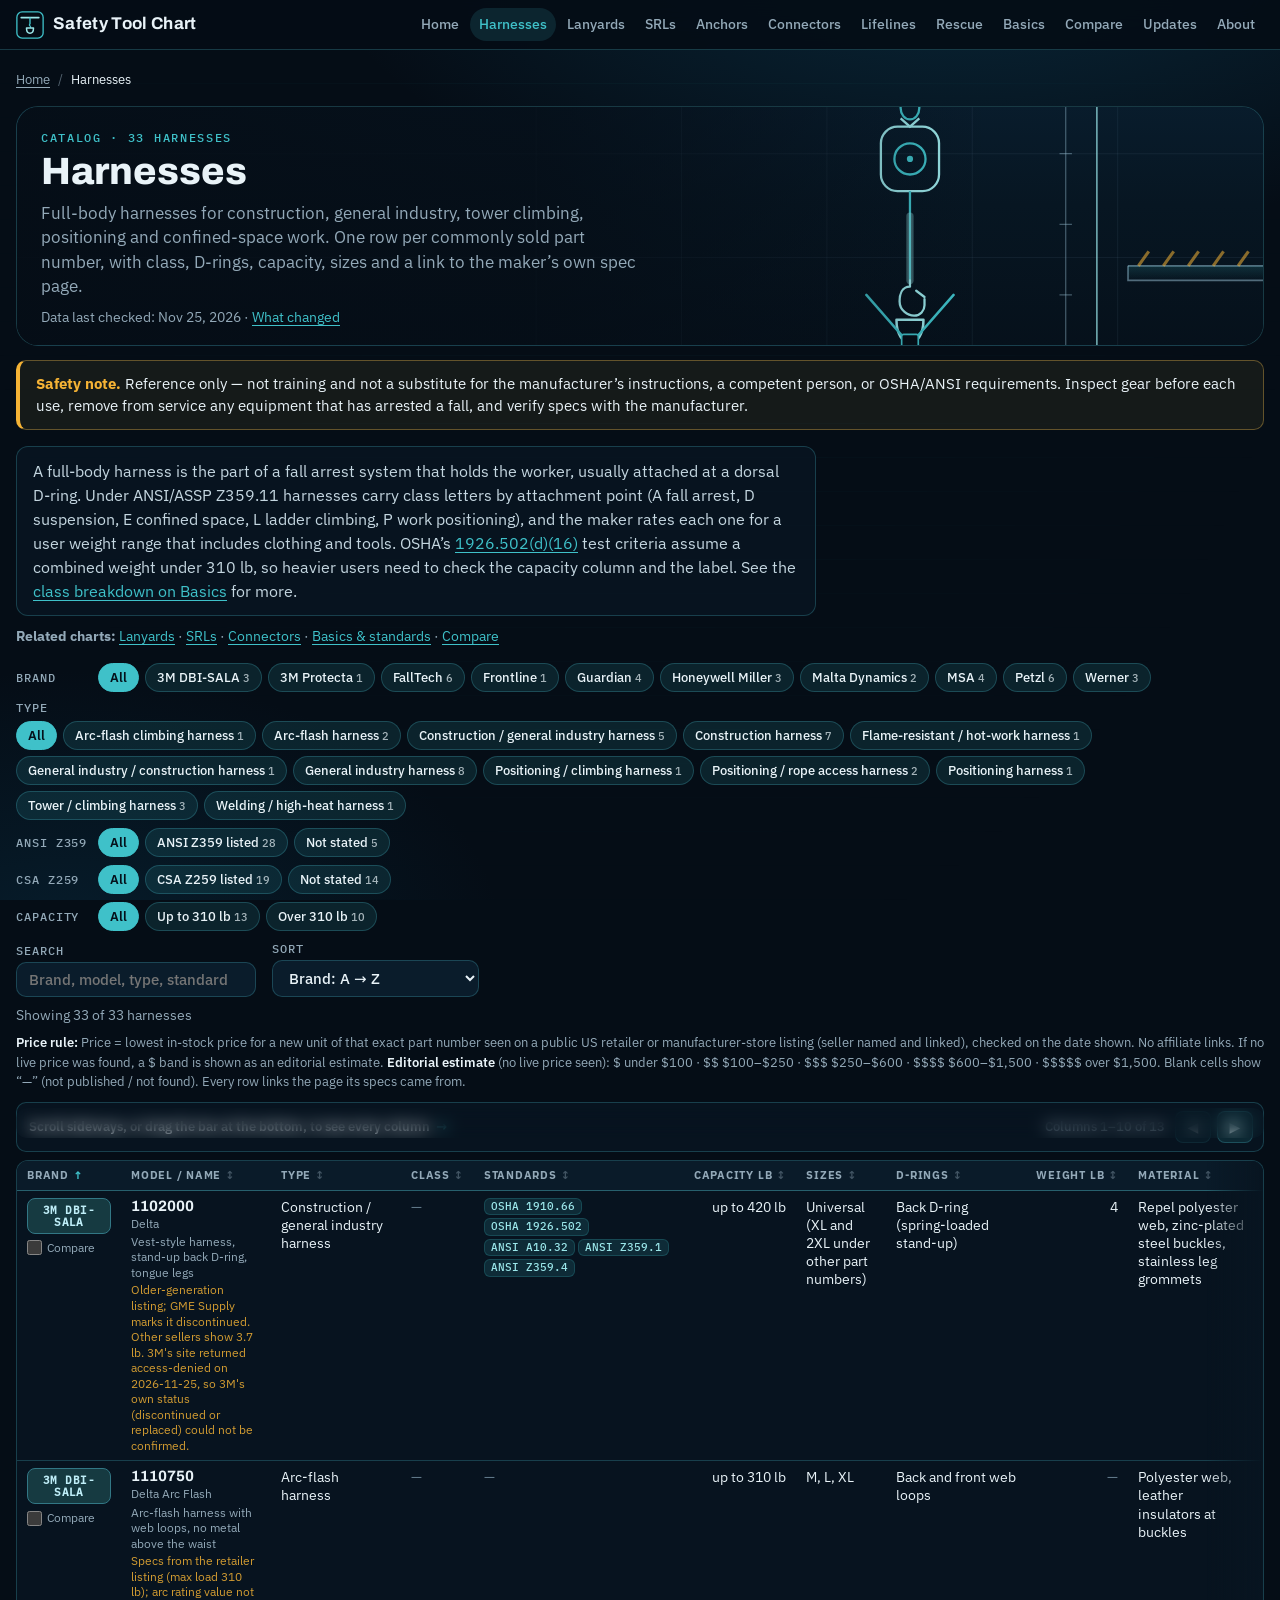
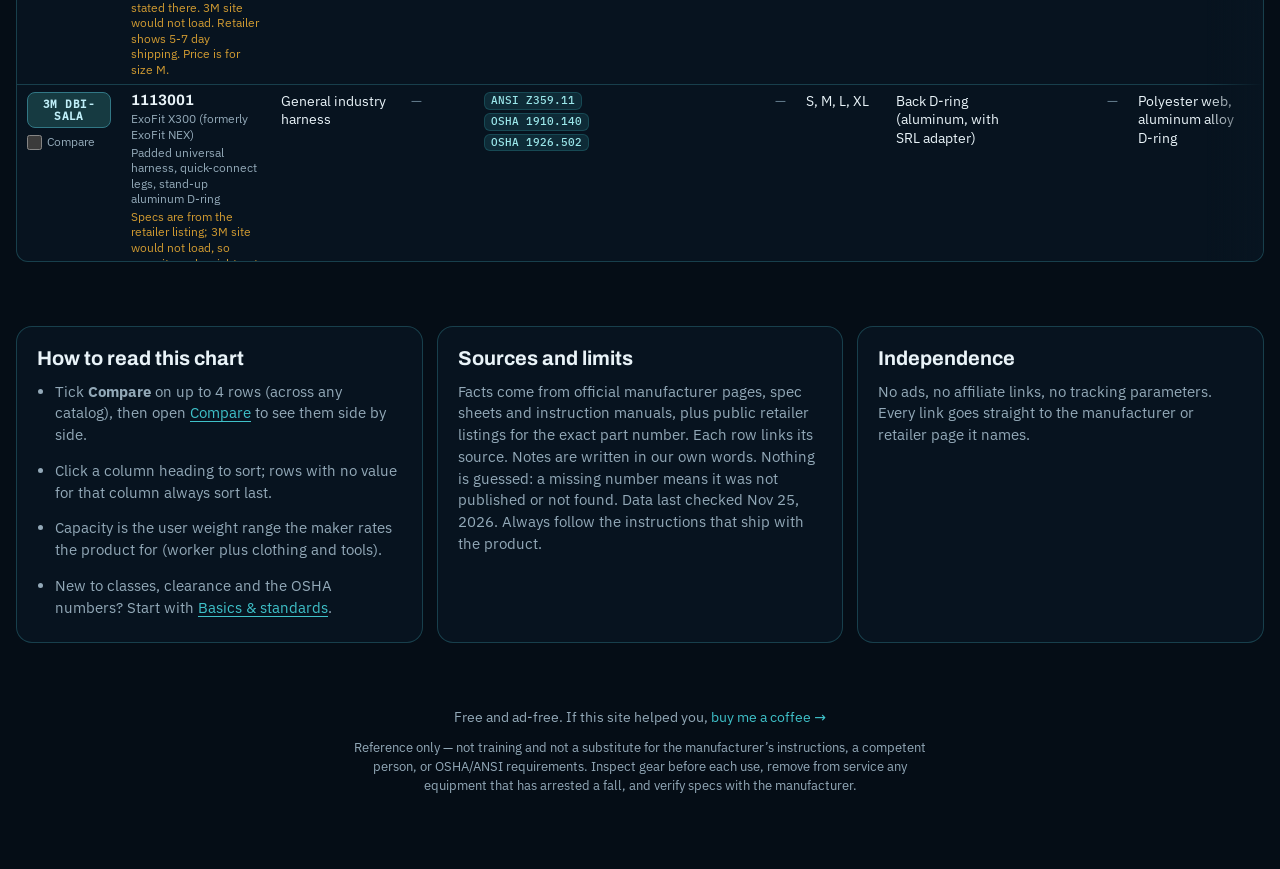
<file: harnesses.html>
<!doctype html>
<html lang="en">
<head>
<meta charset="utf-8">
<meta name="viewport" content="width=device-width,initial-scale=1,viewport-fit=cover">
<meta name="msvalidate.01" content="77C3B18F4D942281667A47021926052C" />
<meta name="google-site-verification" content="DBsd4dRo6CszvxQNH2xXlYTnwq2I4v30uIsV_nwwEc8" />
<title>Full-Body Harnesses Compared · Safety Tool Chart</title>
<meta name="description" content="Compare full-body fall protection harnesses by brand: ANSI Z359.11 class, D-ring layout, capacity, sizes, weight and price, with official spec links.">
<link rel="canonical" href="https://safetytoolchart.pages.dev/harnesses">
<meta property="og:type" content="article">
<meta property="og:site_name" content="Safety Tool Chart">
<meta property="og:locale" content="en_US">
<meta property="og:title" content="Full-Body Harnesses Compared · Safety Tool Chart">
<meta property="og:description" content="Compare full-body fall protection harnesses by brand: ANSI Z359.11 class, D-ring layout, capacity, sizes, weight and price, with official spec links.">
<meta property="og:url" content="https://safetytoolchart.pages.dev/harnesses">
<meta property="og:image" content="https://safetytoolchart.pages.dev/og-image.png">
<meta property="og:image:type" content="image/png">
<meta property="og:image:width" content="1200">
<meta property="og:image:height" content="630">
<meta property="og:image:alt" content="Safety Tool Chart: an overhead anchor, a lanyard and a harness D-ring drawn in teal line art">
<meta name="twitter:card" content="summary_large_image">
<meta name="twitter:title" content="Full-Body Harnesses Compared · Safety Tool Chart">
<meta name="twitter:description" content="Compare full-body fall protection harnesses by brand: ANSI Z359.11 class, D-ring layout, capacity, sizes, weight and price, with official spec links.">
<meta name="twitter:image" content="https://safetytoolchart.pages.dev/og-image.png">
<meta name="twitter:image:alt" content="Safety Tool Chart: an overhead anchor, a lanyard and a harness D-ring drawn in teal line art">
<meta name="theme-color" content="#050d16">
<link rel="icon" href="favicon.ico" sizes="any">
<link rel="icon" href="favicon.svg" type="image/svg+xml">
<link rel="apple-touch-icon" href="apple-touch-icon.png">
<link rel="preload" href="fonts/ibm-plex-sans-latin.woff2" as="font" type="font/woff2" crossorigin>
<link rel="stylesheet" href="theme.css?v=20261124a">
<script type="application/ld+json">{"@context": "https://schema.org", "@graph": [{"@type": "Dataset", "@id": "https://safetytoolchart.pages.dev/harnesses#dataset", "name": "Full-body fall protection harnesses compared", "description": "Compare full-body fall protection harnesses by brand: ANSI Z359.11 class, D-ring layout, capacity, sizes, weight and price, with official spec links.", "url": "https://safetytoolchart.pages.dev/harnesses", "inLanguage": "en", "creator": {"@type": "Person", "name": "Marcus Travis"}, "dateModified": "2026-11-25", "isAccessibleForFree": true, "keywords": ["fall protection", "harnesses", "OSHA", "ANSI Z359", "comparison chart"], "variableMeasured": ["Brand", "Model / name", "Type", "Class", "Standards", "Capacity lb", "Sizes", "D-rings", "Weight lb", "Material", "Features", "Price"], "distribution": [{"@type": "DataDownload", "encodingFormat": "text/plain", "contentUrl": "https://safetytoolchart.pages.dev/llms-full.txt"}]}, {"@type": "BreadcrumbList", "itemListElement": [{"@type": "ListItem", "position": 1, "name": "Home", "item": "https://safetytoolchart.pages.dev/"}, {"@type": "ListItem", "position": 2, "name": "Harnesses", "item": "https://safetytoolchart.pages.dev/harnesses"}]}, {"@type": "ItemList", "name": "Full-body fall protection harnesses compared — Safety Tool Chart", "numberOfItems": 33, "itemListElement": [{"@type": "ListItem", "position": 1, "name": "Petzl C071DB00", "url": "https://safetytoolchart.pages.dev/harnesses#p-petzl-avao-fast-intl-c071db00"}, {"@type": "ListItem", "position": 2, "name": "Petzl C071CB00", "url": "https://safetytoolchart.pages.dev/harnesses#p-petzl-avao-intl-c071cb00"}, {"@type": "ListItem", "position": 3, "name": "Petzl C072CB00", "url": "https://safetytoolchart.pages.dev/harnesses#p-petzl-volt-intl-c072cb00"}, {"@type": "ListItem", "position": 4, "name": "Petzl C072HA00", "url": "https://safetytoolchart.pages.dev/harnesses#p-petzl-volt-light-intl-c072ha00"}, {"@type": "ListItem", "position": 5, "name": "Petzl C073BA01", "url": "https://safetytoolchart.pages.dev/harnesses#p-petzl-newton-intl-c073ba01"}, {"@type": "ListItem", "position": 6, "name": "Petzl C073DA01", "url": "https://safetytoolchart.pages.dev/harnesses#p-petzl-newton-fast-intl-c073da01"}, {"@type": "ListItem", "position": 7, "name": "MSA 10194630", "url": "https://safetytoolchart.pages.dev/harnesses#p-msa-v-fit-10194630"}, {"@type": "ListItem", "position": 8, "name": "FallTech 7015", "url": "https://safetytoolchart.pages.dev/harnesses#p-falltech-contractor-7015"}, {"@type": "ListItem", "position": 9, "name": "FallTech 7016B", "url": "https://safetytoolchart.pages.dev/harnesses#p-falltech-contractor-plus-7016b"}, {"@type": "ListItem", "position": 10, "name": "FallTech 7081BL", "url": "https://safetytoolchart.pages.dev/harnesses#p-falltech-comfortech-gel-7081b"}, {"@type": "ListItem", "position": 11, "name": "FallTech 8077FDQCS", "url": "https://safetytoolchart.pages.dev/harnesses#p-falltech-ft-arc-flash-8077fdqc"}, {"@type": "ListItem", "position": 12, "name": "FallTech 7049", "url": "https://safetytoolchart.pages.dev/harnesses#p-falltech-arc-flash-nylon-7049"}, {"@type": "ListItem", "position": 13, "name": "FallTech 8048QCS", "url": "https://safetytoolchart.pages.dev/harnesses#p-falltech-carbon-ft-one-tower-8048qc"}, {"@type": "ListItem", "position": 14, "name": "MSA 10197196", "url": "https://safetytoolchart.pages.dev/harnesses#p-msa-v-form-10197196"}, {"@type": "ListItem", "position": 15, "name": "MSA 10206161", "url": "https://safetytoolchart.pages.dev/harnesses#p-msa-v-form-plus-10206161"}, {"@type": "ListItem", "position": 16, "name": "MSA 10197215", "url": "https://safetytoolchart.pages.dev/harnesses#p-msa-v-form-10197215"}, {"@type": "ListItem", "position": 17, "name": "Guardian 01700", "url": "https://safetytoolchart.pages.dev/harnesses#p-guardian-velocity-01700"}, {"@type": "ListItem", "position": 18, "name": "Guardian 21045", "url": "https://safetytoolchart.pages.dev/harnesses#p-guardian-cyclone-21045"}, {"@type": "ListItem", "position": 19, "name": "Guardian 3711172", "url": "https://safetytoolchart.pages.dev/harnesses#p-guardian-seraph-3711172"}, {"@type": "ListItem", "position": 20, "name": "Guardian 3740085", "url": "https://safetytoolchart.pages.dev/harnesses#p-guardian-b7-comfort-3740085"}, {"@type": "ListItem", "position": 21, "name": "Malta Dynamics B2002", "url": "https://safetytoolchart.pages.dev/harnesses#p-malta-dynamics-warthog-tongue-b2002"}, {"@type": "ListItem", "position": 22, "name": "Malta Dynamics B2000", "url": "https://safetytoolchart.pages.dev/harnesses#p-malta-dynamics-warthog-pass-thru-b2000"}, {"@type": "ListItem", "position": 23, "name": "3M DBI-SALA 1102000", "url": "https://safetytoolchart.pages.dev/harnesses#p-3m-dbi-sala-delta-1102000"}, {"@type": "ListItem", "position": 24, "name": "3M DBI-SALA 1113001", "url": "https://safetytoolchart.pages.dev/harnesses#p-3m-dbi-sala-exofit-x300-1113001"}, {"@type": "ListItem", "position": 25, "name": "3M DBI-SALA 1110750", "url": "https://safetytoolchart.pages.dev/harnesses#p-3m-dbi-sala-delta-arc-flash-1110750"}, {"@type": "ListItem", "position": 26, "name": "3M Protecta 1161308", "url": "https://safetytoolchart.pages.dev/harnesses#p-3m-protecta-construction-1161308"}, {"@type": "ListItem", "position": 27, "name": "Honeywell Miller AC-QC/UGN", "url": "https://safetytoolchart.pages.dev/harnesses#p-honeywell-miller-aircore-ac-qc-ugn"}, {"@type": "ListItem", "position": 28, "name": "Honeywell Miller T4500/UAK", "url": "https://safetytoolchart.pages.dev/harnesses#p-honeywell-miller-titan-t4500"}, {"@type": "ListItem", "position": 29, "name": "Honeywell Miller RKN-QC/UBK", "url": "https://safetytoolchart.pages.dev/harnesses#p-honeywell-miller-nomex-revolution-rkn-qc"}, {"@type": "ListItem", "position": 30, "name": "Frontline 110CTB-ML-AM", "url": "https://safetytoolchart.pages.dev/harnesses#p-frontline-american-construction-110ctb-ml-am"}, {"@type": "ListItem", "position": 31, "name": "Werner H312002", "url": "https://safetytoolchart.pages.dev/harnesses#p-werner-litefit-h312002"}, {"@type": "ListItem", "position": 32, "name": "Werner H362002", "url": "https://safetytoolchart.pages.dev/harnesses#p-werner-litefit-h362002"}, {"@type": "ListItem", "position": 33, "name": "Werner H913002", "url": "https://safetytoolchart.pages.dev/harnesses#p-werner-welding-high-heat-h913002"}]}]}</script>
</head>
<body>
<div class="page-bg"></div>
<a class="skip" href="#main">Skip to content</a>
<nav class="topnav" aria-label="Primary">
  <div class="inner">
    <a class="brand" href="index.html">
      <svg width="28" height="28" viewBox="0 0 32 32" aria-hidden="true"><rect x="1" y="1" width="30" height="30" rx="6" fill="none" stroke="#3fc1c9" stroke-width="1.5"/><path d="M6 7.5 H26" stroke="#9be7ea" stroke-width="2" stroke-linecap="round"/><path d="M16 7.5 V15" stroke="#3fc1c9" stroke-width="1.6"/><path d="M16 15 c-2.2 1.4 2.2 2.6 0 4" fill="none" stroke="#3fc1c9" stroke-width="1.5"/><path d="M12 19.5 h8 a0 0 0 0 1 0 0 c0 3.8 -1.8 6 -4 6 s-4 -2.2 -4 -6 z" fill="none" stroke="#9be7ea" stroke-width="1.7" stroke-linejoin="round"/></svg>
      Safety Tool Chart
    </a>
    <button type="button" class="nav-toggle" aria-expanded="false" aria-controls="primary-nav" aria-label="Open menu">☰ Menu</button>
    <ul class="nav-links" id="primary-nav"><li><a href="index.html">Home</a></li><li><a href="harnesses.html" aria-current="page">Harnesses</a></li><li><a href="lanyards.html">Lanyards</a></li><li><a href="srls.html">SRLs</a></li><li><a href="anchors.html">Anchors</a></li><li><a href="connectors.html">Connectors</a></li><li><a href="lifelines.html">Lifelines</a></li><li><a href="rescue.html">Rescue</a></li><li><a href="basics.html">Basics</a></li><li><a href="compare.html">Compare <span class="cmp-n" hidden>0</span></a></li><li><a href="updates.html">Updates</a></li><li><a href="index.html#about">About</a></li></ul>
  </div>
</nav>
<div class="wrap chart-wrap" id="main">
<nav class="crumbs" aria-label="Breadcrumb"><ol><li><a href="index.html">Home</a></li><li><span aria-current="page">Harnesses</span></li></ol></nav>
<header class="hero compact">
  <div class="hero-art"><svg class="hero-svg" viewBox="0 0 1200 420" preserveAspectRatio="xMaxYMid slice" aria-hidden="true">
  <defs>
    <linearGradient id="hsky" x1="0" y1="0" x2="0" y2="1">
      <stop offset="0%" stop-color="#0a2236"/>
      <stop offset="45%" stop-color="#071622"/>
      <stop offset="100%" stop-color="#050d16"/>
    </linearGradient>
    <linearGradient id="hglow" x1="0" y1="0" x2="0" y2="1">
      <stop offset="0%" stop-color="#3fc1c9" stop-opacity="0.16"/>
      <stop offset="100%" stop-color="#3fc1c9" stop-opacity="0"/>
    </linearGradient>
  </defs>
  <rect width="1200" height="420" fill="url(#hsky)"/>
  <!-- faint structural grid -->
  <g stroke="#8fb4c8" stroke-opacity="0.08" stroke-width="1">
    <path d="M0,140 H1200 M0,240 H1200 M0,340 H1200"/>
    <path d="M500,0 V420 M640,0 V420 M780,0 V420 M920,0 V420 M1060,0 V420"/>
  </g>
  <!-- overhead I-beam -->
  <g fill="none" stroke="#9be7ea" stroke-width="2">
    <path d="M560,34 H1200 M560,40 H1200"/>
    <path d="M560,62 H1200 M560,68 H1200"/>
    <path d="M560,34 V40 M560,62 V68"/>
  </g>
  <path d="M560,40 H1200 V62 H560 Z" fill="#3fc1c9" fill-opacity="0.06"/>
  <!-- beam clamp anchor -->
  <g fill="none" stroke="#3fc1c9" stroke-width="2.2" stroke-linejoin="round">
    <path d="M832,72 L824,72 L824,30 L836,22"/>
    <path d="M888,72 L896,72 L896,30 L884,22"/>
    <path d="M824,58 H896"/>
    <path d="M860,72 V86"/>
    <ellipse cx="860" cy="96" rx="9" ry="11"/>
  </g>
  <!-- SRL housing -->
  <g fill="none" stroke="#9be7ea" stroke-width="2.2">
    <path d="M851,106 l9,8 l9,-8"/>
    <rect x="832" y="114" width="56" height="62" rx="16"/>
    <circle cx="860" cy="145" r="15" stroke="#3fc1c9"/>
    <circle cx="860" cy="145" r="3" fill="#3fc1c9" stroke="none"/>
  </g>
  <!-- lifeline down to harness -->
  <path d="M860,176 V262" fill="none" stroke="#3fc1c9" stroke-width="2.2"/>
  <path d="M860,200 V262" fill="none" stroke="#9be7ea" stroke-opacity="0.35" stroke-width="7" stroke-linecap="round"/>
  <!-- snap hook -->
  <g fill="none" stroke="#9be7ea" stroke-width="2.2" stroke-linecap="round" stroke-linejoin="round">
    <path d="M860,262 v6 c-8,0 -10,8 -10,14 c0,9 8,14 14,14 c6,0 10,-5 10,-10 v-6"/>
    <path d="M874,278 l-8,-6"/>
  </g>
  <!-- harness back: D-ring and crossed straps -->
  <g fill="none" stroke="#3fc1c9" stroke-width="2.4" stroke-linecap="round" stroke-linejoin="round">
    <path d="M847,300 h26 c0,14 -6,22 -13,22 c-7,0 -13,-8 -13,-22 z" stroke="#9be7ea"/>
    <path d="M818,276 L902,372"/>
    <path d="M902,276 L818,372"/>
    <path d="M808,372 Q860,392 912,372"/>
    <path d="M824,390 L812,412 M896,390 L908,412"/>
  </g>
  <rect x="852" y="314" width="16" height="14" rx="2" fill="#050d16" stroke="#3fc1c9" stroke-width="1.6"/>
  <!-- clearance scale -->
  <g stroke="#8fb4c8" stroke-opacity="0.45" stroke-width="1.2" fill="none">
    <path d="M1010,72 V412"/>
    <path d="M1000,72 H1020 M1004,140 H1016 M1004,208 H1016 M1004,276 H1016 M1004,344 H1016 M1000,412 H1020"/>
  </g>
  <g fill="none" stroke="#9be7ea" stroke-opacity="0.7" stroke-width="1.6" stroke-linecap="round">
    <path d="M1040,80 V404 M1034,90 l6,-10 l6,10 M1034,394 l6,10 l6,-10"/>
  </g>
  <!-- working surface edge (leading edge) -->
  <g fill="none" stroke="#8fb4c8" stroke-width="1.6" stroke-opacity="0.55">
    <path d="M1070,248 H1200"/>
    <path d="M1070,248 V262 H1200"/>
  </g>
  <rect x="1070" y="248" width="130" height="14" fill="url(#hglow)"/>
  <g stroke="#f5b335" stroke-opacity="0.55" stroke-width="3">
    <path d="M1080,248 l10,-14 M1104,248 l10,-14 M1128,248 l10,-14 M1152,248 l10,-14 M1176,248 l10,-14"/>
  </g>
</svg>
</div>
  <div class="hero-copy">
    <span class="eyebrow">Catalog · 33 harnesses</span>
    <h1>Harnesses</h1>
    <p class="lede">Full-body harnesses for construction, general industry, tower climbing, positioning and confined-space work. One row per commonly sold part number, with class, D-rings, capacity, sizes and a link to the maker’s own spec page.</p>
    <p class="checked">Data last checked: <time datetime="2026-11-25">Nov 25, 2026</time> · <a href="updates.html">What changed</a></p>
  </div>
</header>
<aside class="safety" role="note"><strong>Safety note.</strong> Reference only — not training and not a substitute for the manufacturer’s instructions, a competent person, or OSHA/ANSI requirements. Inspect gear before each use, remove from service any equipment that has arrested a fall, and verify specs with the manufacturer.</aside>
  <div class="answer">
    <p>A full-body harness is the part of a fall arrest system that holds the worker, usually attached at a dorsal D-ring. Under ANSI/ASSP Z359.11 harnesses carry class letters by attachment point (A fall arrest, D suspension, E confined space, L ladder climbing, P work positioning), and the maker rates each one for a user weight range that includes clothing and tools. OSHA’s <a href="https://www.osha.gov/laws-regs/regulations/standardnumber/1926/1926.502" target="_blank" rel="noopener">1926.502(d)(16)</a> test criteria assume a combined weight under 310 lb, so heavier users need to check the capacity column and the label. See the <a href="basics.html#ansi">class breakdown on Basics</a> for more.</p>
  </div>
  <p class="related"><strong>Related charts:</strong> <a href="lanyards.html">Lanyards</a> · <a href="srls.html">SRLs</a> · <a href="connectors.html">Connectors</a> · <a href="basics.html">Basics &amp; standards</a> · <a href="compare.html">Compare</a></p>
  <div class="toolbar">
    <div class="fgroups" id="fgroups"></div>
    <div class="tools">
      <label class="search">Search
        <input type="search" id="search" placeholder="Brand, model, type, standard" autocomplete="off">
      </label>
      <label class="sort">Sort
        <select id="sort"></select>
      </label>
    </div>
  </div>
  <p class="count" id="count" aria-live="polite"></p>
  <p class="table-caption" id="cap"><strong>Price rule:</strong> Price = lowest in-stock price for a new unit of that exact part number seen on a public US retailer or manufacturer-store listing (seller named and linked), checked on the date shown. No affiliate links. If no live price was found, a $ band is shown as an editorial estimate. <strong>Editorial estimate</strong> (no live price seen): $ under $100 · $$ $100–$250 · $$$ $250–$600 · $$$$ $600–$1,500 · $$$$$ over $1,500. Blank cells show “—” (not published / not found). Every row links the page its specs came from.</p>
  <div class="table-box">
    <table class="chart" aria-describedby="cap">
      <caption class="sr-only">Harnesses: one row per part number</caption>
      <thead><tr><th scope="col"><button type="button" class="th-btn" data-k="brand">Brand</button></th><th scope="col"><button type="button" class="th-btn" data-k="model">Model / name</button></th><th scope="col"><button type="button" class="th-btn" data-k="type">Type</button></th><th scope="col"><button type="button" class="th-btn" data-k="cls">Class</button></th><th scope="col"><button type="button" class="th-btn" data-k="standards">Standards</button></th><th class="num" scope="col"><button type="button" class="th-btn" data-k="capacity">Capacity lb</button></th><th scope="col"><button type="button" class="th-btn" data-k="sizes">Sizes</button></th><th scope="col"><button type="button" class="th-btn" data-k="attachment">D-rings</button></th><th class="num" scope="col"><button type="button" class="th-btn" data-k="weight">Weight lb</button></th><th scope="col"><button type="button" class="th-btn" data-k="material">Material</button></th><th scope="col"><button type="button" class="th-btn" data-k="features">Features</button></th><th scope="col"><button type="button" class="th-btn" data-k="price">Price</button></th><th scope="col">Links</th></tr></thead>
      <tbody id="rows"></tbody>
    </table>
  </div>
  <div class="notes">
    <section><h2>How to read this chart</h2><ul>
      <li>Tick <strong>Compare</strong> on up to 4 rows (across any catalog), then open <a href="compare.html">Compare</a> to see them side by side.</li>
      <li>Click a column heading to sort; rows with no value for that column always sort last.</li>
      <li>Capacity is the user weight range the maker rates the product for (worker plus clothing and tools).</li>
      <li>New to classes, clearance and the OSHA numbers? Start with <a href="basics.html">Basics &amp; standards</a>.</li>
    </ul></section>
    <section><h2>Sources and limits</h2>
      <p>Facts come from official manufacturer pages, spec sheets and instruction manuals, plus public retailer listings for the exact part number. Each row links its source. Notes are written in our own words. Nothing is guessed: a missing number means it was not published or not found. Data last checked Nov 25, 2026. Always follow the instructions that ship with the product.</p></section>
    <section><h2>Independence</h2>
      <p>No ads, no affiliate links, no tracking parameters. Every link goes straight to the manufacturer or retailer page it names.</p></section>
  </div>
</div>
<footer class="site-footer">
<p class="kofi">Free and ad-free. If this site helped you, <a href="https://ko-fi.com/marcustravis" target="_blank" rel="noopener">buy me a coffee →</a></p>
<p class="foot-safety">Reference only — not training and not a substitute for the manufacturer’s instructions, a competent person, or OSHA/ANSI requirements. Inspect gear before each use, remove from service any equipment that has arrested a fall, and verify specs with the manufacturer.</p>
</footer>
<script>
(function () {
  function syncNavH() {
    var nav = document.querySelector(".topnav");
    if (!nav) return;
    document.documentElement.style.setProperty("--nav-h", Math.ceil(nav.getBoundingClientRect().height) + "px");
  }
  syncNavH();
  window.addEventListener("resize", syncNavH);
  if (window.ResizeObserver && document.querySelector(".topnav")) {
    new ResizeObserver(syncNavH).observe(document.querySelector(".topnav"));
  }
})();
</script>
<script src="compare.js?v=20261124a" defer></script>
<script src="nav.js?v=20261124a" defer></script>
<script src="app.js?v=20261124a" defer></script>
<script src="scroll-hint.js?v=20261124a" defer></script>
<script>
const DATA = [{"id": "petzl-avao-fast-intl-c071db00", "brand": "Petzl", "series": "AVAO FAST International Version", "model": "C071DB00", "name": "Rope access / work-positioning harness with quick-release leg buckles", "type": "Positioning / rope access harness", "standards": ["CE EN 361", "CE EN 813", "CE EN 358", "ANSI Z359.11", "ANSI Z459.1", "CSA Z259.10", "NFPA 2500 class 3"], "ansi_class": null, "cap_min_lb": null, "cap_max_lb": null, "length_ft": null, "weight_lb": 4.63, "attachment": "Dorsal, sternal, ventral (metal D plus textile loop), two side D-rings, rear waistbelt point", "gate_lbf": null, "material": "Nylon, polyester, aluminum, steel", "sizes": "0, 1, 2", "features": "Padded all-day harness with quick-opening leg buckles, a work-seat-ready ventral ring and tool-holder slots.", "price_usd": 624.95, "price_source": "Petzl USA store", "price_url": "https://www.petzl.com/us/en/professional/products/rope-access-harnesses/avao-fast-international-version/AVAO-FAST-version-internationa_PRO_a2m680000004L5XAAU.html", "price_checked": "2026-11-25", "price_scale": null, "product_url": "https://www.petzl.com/us/en/professional/products/rope-access-harnesses/avao-fast-international-version/AVAO-FAST-version-internationa_PRO_a2m680000004L5XAAU.html", "spec_url": "https://www.petzl.com/us/en/professional/products/rope-access-harnesses/avao-fast-international-version/AVAO-FAST-version-internationa_PRO_a2m680000004L5XAAU.html", "notes": "Weight shown is size 1 (2100 g converted). Size 0 is 2060 g, size 2 is 2200 g. Catalog lists no weight-capacity range.", "rid": "p-petzl-avao-fast-intl-c071db00", "_icon": null}, {"id": "petzl-avao-intl-c071cb00", "brand": "Petzl", "series": "AVAO International Version", "model": "C071CB00", "name": "Rope access / work-positioning harness, self-locking leg buckles", "type": "Positioning / rope access harness", "standards": ["CE EN 361", "CE EN 813", "CE EN 358", "ANSI Z359.11", "ANSI Z459.1", "CSA Z259.10", "NFPA 2500 class 3"], "ansi_class": null, "cap_min_lb": null, "cap_max_lb": null, "length_ft": null, "weight_lb": 4.35, "attachment": "Dorsal, sternal, ventral (metal D plus textile loop), two folding side D-rings, rear waistbelt point", "gate_lbf": null, "material": "Nylon, polyester, aluminum, steel", "sizes": "0, 1, 2", "features": "Semi-rigid padded belt and leg loops with elastic leg bands to keep fit steady while walking or hanging.", "price_usd": null, "price_source": null, "price_url": null, "price_checked": null, "price_scale": "$$$$", "product_url": "https://www.petzl.com/us/en/professional/products/rope-access-harnesses/avao-international-version/AVAO-version-internationale_PRO_a2m680000004L5SAAU.html", "spec_url": "https://www.petzl.com/us/en/professional/products/rope-access-harnesses/avao-international-version/AVAO-version-internationale_PRO_a2m680000004L5SAAU.html", "notes": "Weight is size 1 (1975 g converted). Petzl store showed out of stock at $579.95 when checked, so no price is recorded.", "rid": "p-petzl-avao-intl-c071cb00", "_icon": null}, {"id": "petzl-volt-intl-c072cb00", "brand": "Petzl", "series": "VOLT International Version", "model": "C072CB00", "name": "Tower / utility climbing harness with ladder-climb point", "type": "Tower / climbing harness", "standards": ["CE EN 361", "CE EN 358", "CE EN 813", "ANSI Z359.11", "CSA Z259.10"], "ansi_class": null, "cap_min_lb": null, "cap_max_lb": null, "length_ft": null, "weight_lb": 5.24, "attachment": "Ventral ladder-climb point (shifts upward to sternal in a fall), textile dorsal, two folding side D-rings", "gate_lbf": null, "material": "Nylon, polyester, aluminum, steel", "sizes": "0, 1, 2", "features": "Built for energy-network and tower work: quick-donning buckles, ladder-climb attachment for rail or cable systems.", "price_usd": 524.95, "price_source": "Petzl USA store", "price_url": "https://www.petzl.com/us/en/professional/products/energy-networks-harnesses/volt-international-version/VOLT-version-internationale_PRO_a2mTx000004kyYLIAY.html", "price_checked": "2026-11-25", "price_scale": null, "product_url": "https://www.petzl.com/us/en/professional/products/energy-networks-harnesses/volt-international-version/VOLT-version-internationale_PRO_a2mTx000004kyYLIAY.html", "spec_url": "https://www.petzl.com/us/en/professional/products/energy-networks-harnesses/volt-international-version/VOLT-version-internationale_PRO_a2mTx000004kyYLIAY.html", "notes": "Weight is size 1 (2375 g converted).", "rid": "p-petzl-volt-intl-c072cb00", "_icon": null}, {"id": "petzl-volt-light-intl-c072ha00", "brand": "Petzl", "series": "VOLT LIGHT International Version", "model": "C072HA00", "name": "Lighter climbing / positioning harness with folding side rings", "type": "Tower / climbing harness", "standards": ["CE EN 361", "CE EN 358", "ANSI Z359.11", "CSA Z259.10"], "ansi_class": null, "cap_min_lb": null, "cap_max_lb": null, "length_ft": null, "weight_lb": 4.44, "attachment": "Dorsal (textile), sternal, two folding side D-rings, rear waistbelt point", "gate_lbf": null, "material": "Nylon, polyester, aluminum, steel", "sizes": "0, 1, 2", "features": "Trimmed-down VOLT with the same quick-donning buckles and sliding dorsal straps.", "price_usd": 399.95, "price_source": "Petzl USA store", "price_url": "https://www.petzl.com/us/en/professional/products/energy-networks-harnesses/volt-light-international-version/VOLT-LIGHT-version-internation_PRO_a2mTx000004kb3tIAA.html", "price_checked": "2026-11-25", "price_scale": null, "product_url": "https://www.petzl.com/us/en/professional/products/energy-networks-harnesses/volt-light-international-version/VOLT-LIGHT-version-internation_PRO_a2mTx000004kb3tIAA.html", "spec_url": "https://www.petzl.com/us/en/professional/products/energy-networks-harnesses/volt-light-international-version/VOLT-LIGHT-version-internation_PRO_a2mTx000004kb3tIAA.html", "notes": "Weight is size 1 (2015 g converted).", "rid": "p-petzl-volt-light-intl-c072ha00", "_icon": null}, {"id": "petzl-newton-intl-c073ba01", "brand": "Petzl", "series": "NEWTON International Version", "model": "C073BA01", "name": "Lightweight fall-arrest harness, dual dorsal points", "type": "General industry harness", "standards": ["CE EN 361", "ANSI Z359.11", "CSA Z259.10"], "ansi_class": null, "cap_min_lb": null, "cap_max_lb": null, "length_ft": null, "weight_lb": 2.48, "attachment": "Dorsal (metal and textile SRL loop), sternal (textile)", "gate_lbf": null, "material": "Nylon, polyester, aluminum, steel", "sizes": "1, 2", "features": "Light, close-fitting fall-arrest-only harness with a textile dorsal loop meant for SRLs.", "price_usd": 129.95, "price_source": "Petzl USA store", "price_url": "https://www.petzl.com/us/en/professional/products/fall-arrest-harnesses/newton-international-version/NEWTON-version-internationale_PRO_a2m5I000000TNKpQAO.html", "price_checked": "2026-11-25", "price_scale": null, "product_url": "https://www.petzl.com/us/en/professional/products/fall-arrest-harnesses/newton-international-version/NEWTON-version-internationale_PRO_a2m5I000000TNKpQAO.html", "spec_url": "https://www.petzl.com/us/en/professional/products/fall-arrest-harnesses/newton-international-version/NEWTON-version-internationale_PRO_a2m5I000000TNKpQAO.html", "notes": "Weight is size 1 (1125 g converted). Fall-arrest only; no positioning belt.", "rid": "p-petzl-newton-intl-c073ba01", "_icon": null}, {"id": "petzl-newton-fast-intl-c073da01", "brand": "Petzl", "series": "NEWTON FAST International Version", "model": "C073DA01", "name": "Fall-arrest harness with padded straps and quick-release leg buckles", "type": "General industry harness", "standards": ["CE EN 361", "ANSI Z359.11", "CSA Z259.10"], "ansi_class": null, "cap_min_lb": null, "cap_max_lb": null, "length_ft": null, "weight_lb": 2.99, "attachment": "Dorsal (metal and textile SRL loop), sternal (textile)", "gate_lbf": null, "material": "Nylon, polyester, aluminum, steel", "sizes": "1, 2", "features": "Newton with padded shoulders and quick-fastening leg buckles for donning on the ground.", "price_usd": null, "price_source": null, "price_url": null, "price_checked": null, "price_scale": "$$", "product_url": "https://www.petzl.com/us/en/professional/products/fall-arrest-harnesses/newton-fast-international-version/NEWTON-FAST-version-internatio_PRO_a2m5I000000TNKzQAO.html", "spec_url": "https://www.petzl.com/us/en/professional/products/fall-arrest-harnesses/newton-fast-international-version/NEWTON-FAST-version-internatio_PRO_a2m5I000000TNKzQAO.html", "notes": "Weight is size 1 (1355 g converted). Petzl store showed out of stock at $179.95 when checked, so no price is recorded.", "rid": "p-petzl-newton-fast-intl-c073da01", "_icon": null}, {"id": "msa-v-fit-10194630", "brand": "MSA", "series": "V-FIT", "model": "10194630", "name": "Racing-style harness, back D-ring, quick-connect legs, shoulder pads", "type": "General industry harness", "standards": ["ANSI Z359.11", "CSA Z259.10", "OSHA"], "ansi_class": null, "cap_min_lb": 130, "cap_max_lb": 310, "length_ft": null, "weight_lb": 3.53, "attachment": "Back D-ring (plus dedicated personal-fall-limiter point)", "gate_lbf": null, "material": "Polyester web, anodized forged aluminum D-ring and buckles", "sizes": "XS, Standard, XL, XXL", "features": "Slim athletic cut with a built-in attachment point for personal fall limiters so the dorsal ring stays free.", "price_usd": 372.97, "price_source": "Fall Protection Pros", "price_url": "https://www.fallprotectionpros.com/products/msa-v-fit-universal-safety-harness", "price_checked": "2026-11-25", "price_scale": null, "product_url": "https://us.msasafety.com/pn/10194630?locale=en", "spec_url": "https://us.msasafety.com/pn/10194630?locale=en", "notes": "MSA's page for this exact number lists one back D-ring, 400 lb, ANSI/ASSP Z359.11-2021 and CSA Z259.10. Data sheet (01.2021) gives 130-310 lb under ANSI and 400 lb under OSHA/CSA. Weight is for Standard, back D-ring, quick-connect legs.", "rid": "p-msa-v-fit-10194630", "_icon": null}, {"id": "falltech-contractor-7015", "brand": "FallTech", "series": "Contractor", "model": "7015", "name": "Entry-level non-belted harness, back D-ring, mating buckles", "type": "Construction / general industry harness", "standards": ["ANSI Z359.11-2014", "OSHA 1926.502 and 1910.140", "CSA Z259.10-2018"], "ansi_class": null, "cap_min_lb": 130, "cap_max_lb": 310, "length_ft": null, "weight_lb": null, "attachment": "Back D-ring", "gate_lbf": null, "material": "Polyester web, plated alloy steel hardware", "sizes": "XS, UniFit (S-L), XL, 2X, 3X", "features": "Budget fall-arrest harness with paired lanyard keepers; OSHA user capacity goes to 425 lb.", "price_usd": 59.97, "price_source": "Fall Protection Pros", "price_url": "https://www.fallprotectionpros.com/products/falltech-contractor-universal-harness", "price_checked": "2026-11-25", "price_scale": null, "product_url": "https://falltech.com/Product/7015", "spec_url": "https://falltech.com/Product/7015", "notes": "ANSI capacity 130-310 lb; OSHA 130-425 lb. Price seen for the S/L unifit size.", "rid": "p-falltech-contractor-7015", "_icon": null}, {"id": "falltech-contractor-plus-7016b", "brand": "FallTech", "series": "Contractor+", "model": "7016B", "name": "Non-belted harness with SRL dorsal sleeve and tongue-buckle legs", "type": "Construction / general industry harness", "standards": ["ANSI Z359.11-2021", "CSA Z259.10-2018", "OSHA 1926.502 and 1910.66"], "ansi_class": null, "cap_min_lb": 130, "cap_max_lb": 310, "length_ft": null, "weight_lb": null, "attachment": "Back D-ring", "gate_lbf": null, "material": "Polyester web, plated alloy steel hardware", "sizes": "XS, UniFit (S-L), XL/2X, 3X", "features": "Dorsal sleeve helps personal SRLs sit tight; nine leg-strap holes for a wider fit range.", "price_usd": null, "price_source": null, "price_url": null, "price_checked": null, "price_scale": "$", "product_url": "https://falltech.com/Product/7016b", "spec_url": "https://cdn.shopify.com/s/files/1/0844/7678/9054/files/7016B_Specification_Sheet.pdf", "notes": "Spec sheet dated 03/11/2024: ANSI 130-310 lb, OSHA 130-425 lb. No exact-SKU price fetched this session.", "rid": "p-falltech-contractor-plus-7016b", "_icon": null}, {"id": "falltech-comfortech-gel-7081b", "brand": "FallTech", "series": "Advanced ComforTech Gel", "model": "7081BL", "name": "Belted construction harness, gel padding, tongue-buckle legs", "type": "Construction harness", "standards": ["ANSI Z359.11-2014", "OSHA 1926.502 and 1910.140", "CSA Z259.10-2018"], "ansi_class": null, "cap_min_lb": 130, "cap_max_lb": 310, "length_ft": null, "weight_lb": null, "attachment": "Back D-ring, two hip D-rings", "gate_lbf": null, "material": "Polyester web, forged aluminum D-rings, aluminum and plated steel buckles", "sizes": "XS, S, M, L, XL, 2X, 3X", "features": "Gel-padded yoke and legs with a padded positioning belt, tool-tether rings and a built-in trauma relief strap.", "price_usd": 518.97, "price_source": "Fall Protection Pros", "price_url": "https://www.fallprotectionpros.com/products/falltech-comfortech-construction-harness-tb", "price_checked": "2026-11-25", "price_scale": null, "product_url": "https://falltech.com/Product/7081B", "spec_url": "https://falltech.com/Product/7081B", "notes": "Fall arrest plus work positioning per FallTech. ANSI 130-310 lb, OSHA 130-425 lb. Price is for size L.", "rid": "p-falltech-comfortech-gel-7081b", "_icon": null}, {"id": "falltech-ft-arc-flash-8077fdqc", "brand": "FallTech", "series": "FT-Arc Flash", "model": "8077FDQCS", "name": "Arc-flash climbing harness, Nomex/Kevlar web, quick-connect", "type": "Arc-flash climbing harness", "standards": ["ANSI Z359.11-2021", "OSHA 1926.502 and 1910.140", "CSA Z259.10-2018", "ASTM F887-20"], "ansi_class": null, "cap_min_lb": 130, "cap_max_lb": 310, "length_ft": null, "weight_lb": null, "attachment": "Back D-ring, sternal D-ring (dielectric overmolded)", "gate_lbf": null, "material": "Nomex web with Kevlar core, overmolded alloy steel hardware", "sizes": "XS, S, M, L, XL, 2X, 3X", "features": "Flame-resistant web throughout with overmolded dielectric rings and lateral-style leg straps.", "price_usd": 870.97, "price_source": "Fall Protection Pros", "price_url": "https://www.fallprotectionpros.com/products/falltech-ft-arc%E2%84%A2-flash-climbing-harness", "price_checked": "2026-11-25", "price_scale": null, "product_url": "https://falltech.com/Product/8077FDQC", "spec_url": "https://falltech.com/Product/8077FDQC", "notes": "ANSI 130-310 lb, OSHA 130-425 lb. Price is for size S.", "rid": "p-falltech-ft-arc-flash-8077fdqc", "_icon": null}, {"id": "falltech-arc-flash-nylon-7049", "brand": "FallTech", "series": "Arc Flash", "model": "7049", "name": "Arc-rated nylon non-belted harness, back D-ring", "type": "Arc-flash harness", "standards": ["ANSI Z359.11-2014", "ASTM F887", "OSHA 1926.502 and 1910.66"], "ansi_class": null, "cap_min_lb": 130, "cap_max_lb": 310, "length_ft": null, "weight_lb": null, "attachment": "Back D-ring (dielectric overmolded)", "gate_lbf": null, "material": "Nylon web, overmolded alloy steel D-ring", "sizes": "UniFit (S-L), XL", "features": "Heat-resistant nylon alternative to Nomex for energized-work crews, with label cover and lanyard keepers.", "price_usd": 247.97, "price_source": "Fall Protection Pros", "price_url": "https://www.fallprotectionpros.com/products/falltech-arc-flash-universal-harness", "price_checked": "2026-11-25", "price_scale": null, "product_url": "https://falltech.com/Product/7049", "spec_url": "https://falltech.com/Product/7049", "notes": "ANSI 130-310 lb, OSHA 130-425 lb. Retailer shows 7-10 day shipping.", "rid": "p-falltech-arc-flash-nylon-7049", "_icon": null}, {"id": "falltech-carbon-ft-one-tower-8048qc", "brand": "FallTech", "series": "Carbon FT-One Tower", "model": "8048QCS", "name": "Tower climber harness with carbon-fiber seat, quick-connect legs", "type": "Tower / climbing harness", "standards": ["ANSI Z359.11-2021", "OSHA 1926.502 and 1910.140", "CSA Z259.10-2018"], "ansi_class": null, "cap_min_lb": 130, "cap_max_lb": 310, "length_ft": null, "weight_lb": null, "attachment": "6 D-rings: dorsal, hips, sternal, suspension", "gate_lbf": null, "material": "Polyester web, aluminum alloy and plated steel hardware, carbon-fiber composite seat", "sizes": "S, M, L, XL (2X also sold)", "features": "Magnet-retained carbon seat and modular tool-belt layout for climbers; includes suspension trauma straps.", "price_usd": 1001.97, "price_source": "Fall Protection Pros", "price_url": "https://www.fallprotectionpros.com/products/falltech-carbon-ft-one-tower-harness-quick-connect", "price_checked": "2026-11-25", "price_scale": null, "product_url": "https://falltech.com/Product/8048QC", "spec_url": "https://falltech.com/Product/8048QC", "notes": "Fall arrest, positioning, climbing and suspension. ANSI 130-310 lb, OSHA 130-425 lb. Price is for size S.", "rid": "p-falltech-carbon-ft-one-tower-8048qc", "_icon": null}, {"id": "msa-v-form-10197196", "brand": "MSA", "series": "V-FORM", "model": "10197196", "name": "Basic vest harness, back D-ring, quick-fit leg straps", "type": "General industry harness", "standards": ["ANSI Z359.11", "CSA Z259.10", "OSHA"], "ansi_class": null, "cap_min_lb": null, "cap_max_lb": 400, "length_ft": null, "weight_lb": null, "attachment": "Back D-ring", "gate_lbf": null, "material": "Polyester web, plated steel hardware", "sizes": "Standard (other sizes sold under other part numbers)", "features": "Stripped-down economy harness with lanyard keepers and quick-fit leg and chest connections, no padding.", "price_usd": 61.97, "price_source": "Fall Protection Pros", "price_url": "https://www.fallprotectionpros.com/products/msa-v-form-universal-safety-harness", "price_checked": "2026-11-25", "price_scale": null, "product_url": "https://us.msasafety.com/pn/10197196?locale=en", "spec_url": "https://us.msasafety.com/pn/10197196?locale=en", "notes": "MSA lists a 400 lb weight capacity; the ANSI user range is not shown on that page.", "rid": "p-msa-v-form-10197196", "_icon": null}, {"id": "msa-v-form-plus-10206161", "brand": "MSA", "series": "V-FORM+", "model": "10206161", "name": "Construction harness, shoulder and waist padding, belt, tongue-buckle legs", "type": "Construction harness", "standards": ["ANSI Z359.11-2021", "CSA Z259.10"], "ansi_class": null, "cap_min_lb": null, "cap_max_lb": 400, "length_ft": null, "weight_lb": 5.291, "attachment": "Back D-ring", "gate_lbf": null, "material": "Polyester web, plated steel hardware", "sizes": "Standard, XL", "features": "Padded construction harness with a sewn-in belt and a personal-fall-limiter tunnel.", "price_usd": 197.97, "price_source": "Fall Protection Pros", "price_url": "https://www.fallprotectionpros.com/products/msa-v-formplus-construction-safety-harness-1", "price_checked": "2026-11-25", "price_scale": null, "product_url": "https://us.msasafety.com/pn/10206161?locale=en", "spec_url": "https://us.msasafety.com/pn/10206161?locale=en", "notes": "MSA's page title says 'Back & Hip D-Ring' but its own spec table says D-ring location BACK and number of D-rings 1; back-only kept. Check the harness label. Weight as listed by MSA (5.291 lb / 2.400 kg).", "rid": "p-msa-v-form-plus-10206161", "_icon": null}, {"id": "msa-v-form-10197215", "brand": "MSA", "series": "V-FORM", "model": "10197215", "name": "Positioning harness, back and hip D-rings, tongue-buckle legs", "type": "Positioning harness", "standards": ["ANSI Z359.11", "CSA Z259.10", "OSHA"], "ansi_class": null, "cap_min_lb": null, "cap_max_lb": 400, "length_ft": null, "weight_lb": null, "attachment": "Back D-ring, two hip D-rings", "gate_lbf": null, "material": "Polyester web, plated steel hardware", "sizes": "Standard", "features": "Low-cost harness with hip rings for work positioning and restraint.", "price_usd": 91.97, "price_source": "Fall Protection Pros", "price_url": "https://www.fallprotectionpros.com/products/msa-v-form-positioning-safety-harness", "price_checked": "2026-11-25", "price_scale": null, "product_url": "https://us.msasafety.com/pn/10197215?locale=en", "spec_url": "https://us.msasafety.com/pn/10197215?locale=en", "notes": "MSA lists a 400 lb weight capacity; the ANSI user range is not shown on that page.", "rid": "p-msa-v-form-10197215", "_icon": null}, {"id": "guardian-velocity-01700", "brand": "Guardian", "series": "Velocity", "model": "01700", "name": "Economy harness, pass-through legs, water-repellent web", "type": "General industry harness", "standards": ["ANSI Z359.11-2021", "OSHA 1926.502", "OSHA 1910.140", "CSA Z259.10-2018"], "ansi_class": null, "cap_min_lb": 130, "cap_max_lb": 310, "length_ft": null, "weight_lb": null, "attachment": "Back D-ring", "gate_lbf": null, "material": "Polyester web, stainless / galvanized / zinc-plated steel", "sizes": "S/L, XL/XXL", "features": "Basic harness with rubber web ends, dual impact indicators and auto-resetting lanyard keepers.", "price_usd": 37.97, "price_source": "Fall Protection Pros", "price_url": "https://www.fallprotectionpros.com/products/guardian-universal-harness", "price_checked": "2026-11-25", "price_scale": null, "product_url": "https://www.guardianfall.com/product/velocity-harness", "spec_url": "https://s3.us-west-2.amazonaws.com/catsy.672/1900151-B_Velocity+Harness+TDS.pdf", "notes": "Guardian data sheet: ANSI 130-310 lb; OSHA/CSA 100-420 lb. Sheet pictures the tongue-leg 01703; 01700 has pass-through legs.", "rid": "p-guardian-velocity-01700", "_icon": null}, {"id": "guardian-cyclone-21045", "brand": "Guardian", "series": "Cyclone", "model": "21045", "name": "Padded harness with quick-connect chest and legs, X-back", "type": "General industry / construction harness", "standards": ["OSHA 1910.140", "OSHA 1926.502", "ANSI Z359.11-2014"], "ansi_class": null, "cap_min_lb": null, "cap_max_lb": null, "length_ft": null, "weight_lb": null, "attachment": "Back D-ring", "gate_lbf": null, "material": "Polyester web", "sizes": "S, M/L, XL, XXL", "features": "Cushioned shoulders with a tangle-resistant back design and quick-connect buckles.", "price_usd": 221.97, "price_source": "Fall Protection Pros", "price_url": "https://www.fallprotectionpros.com/products/guardian-cyclone-harness", "price_checked": "2026-11-25", "price_scale": null, "product_url": "https://www.guardianfall.com/product/cyclone-harness", "spec_url": "https://www.guardianfall.com/product/cyclone-harness", "notes": "Capacity not stated on the Guardian page. Retailer shows 7-10 day shipping. Price is for size S.", "rid": "p-guardian-cyclone-21045", "_icon": null}, {"id": "guardian-seraph-3711172", "brand": "Guardian", "series": "Seraph", "model": "3711172", "name": "Construction harness with belt, side D-rings, tongue-buckle legs", "type": "Construction harness", "standards": ["ANSI Z359.11-2021", "OSHA 1910.140 & 1926.502", "CSA Z259.10-2018"], "ansi_class": null, "cap_min_lb": 130, "cap_max_lb": 310, "length_ft": null, "weight_lb": null, "attachment": "Back D-ring (slotted SRL adapter), two side D-rings", "gate_lbf": null, "material": "Polyester, zinc-plated steel, nylon", "sizes": "XS/S, M/L, XL/XXL", "features": "Slotted adapter keeps personal SRLs high and the dorsal ring clear; removable belt for tool bags.", "price_usd": 160.97, "price_source": "Fall Protection Pros", "price_url": "https://www.fallprotectionpros.com/products/guardian-seraph-construction-harness", "price_checked": "2026-11-25", "price_scale": null, "product_url": "https://www.guardianfall.com/product/seraph-harness", "spec_url": "https://s3.us-west-2.amazonaws.com/catsy.672/1900120-C_SERAPH_Series+Harness+TDS.pdf", "notes": "Guardian sheet: ANSI 130-310 lb; OSHA/CSA 100-420 lb. Sheet pictures 3711173 (M/L); same series.", "rid": "p-guardian-seraph-3711172", "_icon": null}, {"id": "guardian-b7-comfort-3740085", "brand": "Guardian", "series": "B7-Comfort", "model": "3740085", "name": "Premium adjustable construction harness, quick-connect legs", "type": "Construction harness", "standards": ["ANSI Z359.11", "OSHA 1910.140 & 1926.502", "CSA Z259.10"], "ansi_class": null, "cap_min_lb": 130, "cap_max_lb": 310, "length_ft": null, "weight_lb": null, "attachment": "Back D-ring, side positioning D-rings", "gate_lbf": null, "material": "Polyester, nylon, rubber, coated steel, anodized aluminum", "sizes": "S, M, L, XL, XXL (tongue-buckle versions also sold)", "features": "Double-locking torso adjusters and adjustable padding with an NFC safety-info chip and trauma relief straps.", "price_usd": 508.97, "price_source": "Fall Protection Pros", "price_url": "https://www.fallprotectionpros.com/products/guardian-b7-comfort-construction-harness", "price_checked": "2026-11-25", "price_scale": null, "product_url": "https://www.guardianfall.com/product/b7-comfort-harness", "spec_url": "https://s3.us-west-2.amazonaws.com/catsy.672/1900001-Rev.D_B7+Comfort+Harness_TDS+%282%29.pdf", "notes": "Guardian sheet: ANSI 130-310 lb; OSHA 100-420 lb. Price is for size S with quick-connect legs (3740085). Safety notice: Guardian stop-use-and-inspect notice G-H0001-A (15 Aug 2024) covers B7-Comfort 3740000-3740132 with integrated trauma straps (strap may be installed wrong; fall arrest not affected). Check with Guardian.", "rid": "p-guardian-b7-comfort-3740085", "_icon": null}, {"id": "malta-dynamics-warthog-tongue-b2002", "brand": "Malta Dynamics", "series": "Warthog", "model": "B2002", "name": "Economy harness, tongue-buckle legs, dual lanyard keepers", "type": "Construction / general industry harness", "standards": [], "ansi_class": null, "cap_min_lb": 130, "cap_max_lb": 310, "length_ft": null, "weight_lb": 3.5, "attachment": "Back D-ring", "gate_lbf": null, "material": "Nylon / polyester web, steel hardware", "sizes": "S-M, L-XL, 2XL, 3XL", "features": "Low-cost one-piece harness with an impact indicator and writable label that does not damage the web.", "price_usd": 55.99, "price_source": "Fall Protection Pros", "price_url": "https://maltadynamics.com/products/warthog-tongue-and-buckle", "price_checked": "2026-11-25", "price_scale": null, "product_url": "https://maltadynamics.com/products/warthog-tongue-and-buckle", "spec_url": "https://maltadynamics.com/products/warthog-tongue-and-buckle", "notes": "Seller page says it meets ANSI and OSHA testing requirements but gives no standard numbers. Weight and price are for B2002 (L-XL); other sizes weigh 3.2-3.8 lb. Price source is the maker's own store.", "rid": "p-malta-dynamics-warthog-tongue-b2002", "_icon": null}, {"id": "malta-dynamics-warthog-pass-thru-b2000", "brand": "Malta Dynamics", "series": "Warthog", "model": "B2000", "name": "Economy harness, pass-through leg buckles", "type": "Construction / general industry harness", "standards": [], "ansi_class": null, "cap_min_lb": null, "cap_max_lb": null, "length_ft": null, "weight_lb": 4.0, "attachment": "Back D-ring", "gate_lbf": null, "material": "Nylon / polyester web, steel hardware", "sizes": "S-M, L-XL, 2XL, 3XL", "features": "Budget harness with pass-through leg buckles; Malta describes it as usable for restraint and positioning too.", "price_usd": 34.99, "price_source": "Fall Protection Pros", "price_url": "https://maltadynamics.com/products/warthog-pass-thru", "price_checked": "2026-11-25", "price_scale": null, "product_url": "https://maltadynamics.com/products/warthog-pass-thru", "spec_url": "https://maltadynamics.com/products/warthog-pass-thru", "notes": "Page gives no standard numbers or capacity range. Price source is the maker's own store; price shown is for B2000 (L-XL).", "rid": "p-malta-dynamics-warthog-pass-thru-b2000", "_icon": null}, {"id": "3m-dbi-sala-delta-1102000", "brand": "3M DBI-SALA", "series": "Delta", "model": "1102000", "name": "Vest-style harness, stand-up back D-ring, tongue legs", "type": "Construction / general industry harness", "standards": ["OSHA 1910.66", "OSHA 1926.502", "ANSI A10.32", "ANSI Z359.1", "ANSI Z359.4"], "ansi_class": null, "cap_min_lb": null, "cap_max_lb": 420, "length_ft": null, "weight_lb": 4.0, "attachment": "Back D-ring (spring-loaded stand-up)", "gate_lbf": null, "material": "Repel polyester web, zinc-plated steel buckles, stainless leg grommets", "sizes": "Universal (XL and 2XL under other part numbers)", "features": "No-tangle triangle frame and impact indicator; fall arrest only, no hip rings.", "price_usd": 208.0, "price_source": "Fall Protection Pros", "price_url": "https://www.fallprotectionpros.com/products/dbi-sala-delta-ii-universal-harness", "price_checked": "2026-11-25", "price_scale": null, "product_url": null, "spec_url": "https://www.gmesupply.com/C-DS-1102000", "notes": "Older-generation listing; GME Supply marks it discontinued. Other sellers show 3.7 lb. 3M's site returned access-denied on 2026-11-25, so 3M's own status (discontinued or replaced) could not be confirmed.", "rid": "p-3m-dbi-sala-delta-1102000", "_icon": null}, {"id": "3m-dbi-sala-exofit-x300-1113001", "brand": "3M DBI-SALA", "series": "ExoFit X300 (formerly ExoFit NEX)", "model": "1113001", "name": "Padded universal harness, quick-connect legs, stand-up aluminum D-ring", "type": "General industry harness", "standards": ["ANSI Z359.11", "OSHA 1910.140", "OSHA 1926.502"], "ansi_class": null, "cap_min_lb": null, "cap_max_lb": null, "length_ft": null, "weight_lb": null, "attachment": "Back D-ring (aluminum, with SRL adapter)", "gate_lbf": null, "material": "Polyester web, aluminum alloy D-ring", "sizes": "S, M, L, XL", "features": "Light aluminum back ring with a built-in SRL adapter, reflective panels and quick torso adjusters.", "price_usd": 660.0, "price_source": "Fall Protection Pros", "price_url": "https://www.fallprotectionpros.com/products/dbi-sala-exofit-nex-universal", "price_checked": "2026-11-25", "price_scale": null, "product_url": null, "spec_url": "https://www.fallprotectionpros.com/products/dbi-sala-exofit-nex-universal", "notes": "Specs are from the retailer listing; 3M site would not load, so capacity and weight not recorded. Price is for size S.", "rid": "p-3m-dbi-sala-exofit-x300-1113001", "_icon": null}, {"id": "3m-dbi-sala-delta-arc-flash-1110750", "brand": "3M DBI-SALA", "series": "Delta Arc Flash", "model": "1110750", "name": "Arc-flash harness with web loops, no metal above the waist", "type": "Arc-flash harness", "standards": [], "ansi_class": null, "cap_min_lb": null, "cap_max_lb": 310, "length_ft": null, "weight_lb": null, "attachment": "Back and front web loops", "gate_lbf": null, "material": "Polyester web, leather insulators at buckles", "sizes": "M, L, XL", "features": "Textile loops replace metal D-rings, with leather insulators behind the pass-through leg buckles.", "price_usd": 224.0, "price_source": "Fall Protection Pros", "price_url": "https://www.fallprotectionpros.com/products/dbi-sala-delta-arc-flash-harness-dorsal-front-web-loop", "price_checked": "2026-11-25", "price_scale": null, "product_url": null, "spec_url": "https://www.fallprotectionpros.com/products/dbi-sala-delta-arc-flash-harness-dorsal-front-web-loop", "notes": "Specs from the retailer listing (max load 310 lb); arc rating value not stated there. 3M site would not load. Retailer shows 5-7 day shipping. Price is for size M.", "rid": "p-3m-dbi-sala-delta-arc-flash-1110750", "_icon": null}, {"id": "3m-protecta-construction-1161308", "brand": "3M Protecta", "series": "Protecta Construction", "model": "1161308", "name": "Construction harness with belt, hip pad, side D-rings, tongue legs", "type": "Construction harness", "standards": ["ANSI Z359.11", "OSHA 1926.502"], "ansi_class": null, "cap_min_lb": null, "cap_max_lb": 420, "length_ft": null, "weight_lb": null, "attachment": "Fixed back D-ring, two side D-rings", "gate_lbf": null, "material": "Polyester web", "sizes": "S, M/L, XL", "features": "Padded back and hip with a sturdy tool-bag belt and fixed (non-stand-up) back ring.", "price_usd": 148.0, "price_source": "Fall Protection Pros", "price_url": "https://www.fallprotectionpros.com/products/3m-protecta-construction-harness", "price_checked": "2026-11-25", "price_scale": null, "product_url": null, "spec_url": "https://www.fallprotectionpros.com/products/3m-protecta-construction-harness", "notes": "Specs from the retailer listing; 420 lb is the max load shown there. 3M site would not load. Price is for size S.", "rid": "p-3m-protecta-construction-1161308", "_icon": null}, {"id": "honeywell-miller-aircore-ac-qc-ugn", "brand": "Honeywell Miller", "series": "AirCore", "model": "AC-QC/UGN", "name": "Lightweight breathable-pad harness, stretch web, quick-connect legs", "type": "General industry harness", "standards": ["OSHA 1926.502", "ANSI A10.32", "ANSI Z359.1", "CSA Z259.10-12"], "ansi_class": null, "cap_min_lb": null, "cap_max_lb": 400, "length_ft": null, "weight_lb": 4.0, "attachment": "Stand-up back D-ring", "gate_lbf": null, "material": "DuraFlex stretch polyester web, steel hardware", "sizes": "Universal (also sold in S/M and XXL/XXXL)", "features": "Open-core padding cuts heat build-up and the stretch web moves with the wearer.", "price_usd": 453.97, "price_source": "Fall Protection Pros", "price_url": "https://www.fallprotectionpros.com/products/miller-aircore-universal-harness-quick-connect", "price_checked": "2026-11-25", "price_scale": null, "product_url": "https://explore.honeywell.com/rs/510-REI-219/images/Miller%20AirCore%20Brochure_v4.pdf", "spec_url": "https://explore.honeywell.com/rs/510-REI-219/images/Miller%20AirCore%20Brochure_v4.pdf", "notes": "Brochure lists the older ANSI Z359.1 reference and 4.0 lb weight for steel hardware; aluminum version is ACA-QC/UGN. Retailer shows 3-5 day shipping.", "rid": "p-honeywell-miller-aircore-ac-qc-ugn", "_icon": null}, {"id": "honeywell-miller-titan-t4500", "brand": "Honeywell Miller", "series": "Titan", "model": "T4500/UAK", "name": "Hi-vis economy harness, tongue-buckle legs", "type": "General industry harness", "standards": [], "ansi_class": null, "cap_min_lb": null, "cap_max_lb": 400, "length_ft": null, "weight_lb": null, "attachment": "Back D-ring with slip-resistant pad", "gate_lbf": null, "material": "Polyester web", "sizes": "Universal, S/M, XXL", "features": "Low-cost hi-vis harness with a back strap that keeps it from riding up in a fall.", "price_usd": 91.97, "price_source": "Fall Protection Pros", "price_url": "https://www.fallprotectionpros.com/products/miller-titan-full-body-harness-tongue-buckles", "price_checked": "2026-11-16", "price_scale": null, "product_url": null, "spec_url": "https://assets.testequity.com/te1/Documents/pdf/Miller/MILLERBYPIP_T4500-UAK_Non-Stretch-Full-Body-Harness_DataSheet_01_0626.pdf", "notes": "Back D-ring only: Honeywell's Titan family sheet lists T4500/UAK with a sliding back D-ring and no side D-rings (side-D versions are the T4007 / T4507 numbers). Honeywell's sheet rates it to 400 lb; a July 2026 Miller by PIP data sheet (copy hosted by a distributor) says 420 lb max working load and lists no standards, so 400 is kept pending a label check. Miller fall protection now appears under PIP; Honeywell and PIP pages would not load directly.", "rid": "p-honeywell-miller-titan-t4500", "_icon": null}, {"id": "honeywell-miller-nomex-revolution-rkn-qc", "brand": "Honeywell Miller", "series": "Revolution Nomex", "model": "RKN-QC/UBK", "name": "Nomex/Kevlar web harness, quick-connect legs", "type": "Flame-resistant / hot-work harness", "standards": [], "ansi_class": null, "cap_min_lb": null, "cap_max_lb": null, "length_ft": null, "weight_lb": null, "attachment": "Back D-ring", "gate_lbf": null, "material": "Nomex and Kevlar web", "sizes": "Universal (also S/M)", "features": "Heat-resistant black-and-gray web with PivotLink connections and a back shield.", "price_usd": 671.97, "price_source": "Fall Protection Pros", "price_url": "https://www.fallprotectionpros.com/products/miller-nomex-revolution-harness", "price_checked": "2026-11-25", "price_scale": null, "product_url": null, "spec_url": "https://www.fallprotectionpros.com/products/miller-nomex-revolution-harness", "notes": "Retailer listing gives no arc rating or capacity; verify the label for the arc-flash rating. Honeywell site would not load.", "rid": "p-honeywell-miller-nomex-revolution-rkn-qc", "_icon": null}, {"id": "frontline-american-construction-110ctb-ml-am", "brand": "Frontline", "series": "American Construction", "model": "110CTB-ML-AM", "name": "Construction harness, all-aluminum hardware, belt and side D-rings", "type": "Construction harness", "standards": ["ANSI Z359.11-2014", "ANSI Z359.15-2014", "OSHA 1910.140", "OSHA 1926.502"], "ansi_class": null, "cap_min_lb": null, "cap_max_lb": 310, "length_ft": null, "weight_lb": null, "attachment": "Back D-ring plus back web loop, two side D-rings", "gate_lbf": null, "material": "Polyester web, aluminum hardware", "sizes": "S, M/L, XL/XXL", "features": "Web loop on the back leaves the D-ring free; includes trauma straps and a padded tool belt.", "price_usd": 180.97, "price_source": "Fall Protection Pros", "price_url": "https://www.fallprotectionpros.com/products/frontline-american-construction-harness-with-aluminum-hardware", "price_checked": "2026-11-25", "price_scale": null, "product_url": null, "spec_url": "https://www.fallprotectionpros.com/products/frontline-american-construction-harness-with-aluminum-hardware", "notes": "Specs from the retailer listing (max load 310 lb as shown); manufacturer site was not reachable. Price is for M/L.", "rid": "p-frontline-american-construction-110ctb-ml-am", "_icon": null}, {"id": "werner-litefit-h312002", "brand": "Werner", "series": "LITEFIT", "model": "H312002", "name": "Standard harness, back D-ring, pass-through chest and tongue leg buckles", "type": "Construction harness", "standards": ["ANSI Z359.11-2021", "OSHA 1910.140", "OSHA 1926.502"], "ansi_class": null, "cap_min_lb": null, "cap_max_lb": 425, "length_ft": null, "weight_lb": null, "attachment": "Sliding back D-ring", "gate_lbf": null, "material": "Polyester web, alloy steel D-ring", "sizes": null, "features": "Built-in relief handles let a suspended worker reach a seated position after a fall.", "price_usd": null, "price_source": null, "price_url": null, "price_checked": null, "price_scale": "$$", "product_url": null, "spec_url": "https://www.lawsonproducts.com/products/litefit-h312002-standard-back-d-ring-harness-m-l-1648491", "notes": "Listing is for size M/L; other sizes use sibling part numbers. Price is login-gated at Lawson, so a band is shown.", "rid": "p-werner-litefit-h312002", "_icon": null}, {"id": "werner-litefit-h362002", "brand": "Werner", "series": "LITEFIT", "model": "H362002", "name": "Climbing/positioning harness, back, hip and front D-rings", "type": "Positioning / climbing harness", "standards": ["ANSI Z359.11-2021", "OSHA 1910.140", "OSHA 1926.502"], "ansi_class": null, "cap_min_lb": null, "cap_max_lb": 425, "length_ft": null, "weight_lb": null, "attachment": "Back D-ring, hip D-rings, chest D-ring", "gate_lbf": null, "material": "Polyester web, alloy steel D-ring", "sizes": null, "features": "Hip rings for positioning and a chest ring for climbing, with pass-through buckles on chest and legs.", "price_usd": null, "price_source": null, "price_url": null, "price_checked": null, "price_scale": "$$", "product_url": null, "spec_url": "https://www.lawsonproducts.com/products/litefit-h362002-climbing-positioning-back-hip-and-front-d-rings-harness-m-l-1648530", "notes": "Listing is for size M/L. Price is login-gated at Lawson, so a band is shown.", "rid": "p-werner-litefit-h362002", "_icon": null}, {"id": "werner-welding-high-heat-h913002", "brand": "Werner", "series": "Welding High Heat", "model": "H913002", "name": "Kevlar welding harness, back D-ring, quick-connect buckles", "type": "Welding / high-heat harness", "standards": ["ANSI Z359.11-2021", "OSHA 1910.140", "OSHA 1926.502"], "ansi_class": null, "cap_min_lb": null, "cap_max_lb": 425, "length_ft": null, "weight_lb": null, "attachment": "Back D-ring", "gate_lbf": null, "material": "Kevlar web", "sizes": null, "features": "Kevlar webbing for spatter exposure, with seat handles for post-fall relief and fall indicators.", "price_usd": null, "price_source": null, "price_url": null, "price_checked": null, "price_scale": "$$$", "product_url": null, "spec_url": "https://www.lawsonproducts.com/products/welding-high-heat-h913002-harness-m-l-1648544", "notes": "Listing is for size M/L; the page cites ANSI Z359.11-2021 and OSHA 1926/1910. Price is login-gated at Lawson, so a band is shown.", "rid": "p-werner-welding-high-heat-h913002", "_icon": null}];
document.addEventListener("DOMContentLoaded", function () { initCatalog(DATA, {"noun": "harnesses", "cols": ["brand", "model", "type", "cls", "standards", "capacity", "sizes", "attachment", "weight", "material", "features", "price", "links"], "labels": {"brand": "Brand", "model": "Model / name", "type": "Type", "standards": "Standards", "cls": "Class", "capacity": "Capacity lb", "length": "Length ft", "weight": "Weight lb", "attachment": "D-rings", "gate": "Gate lbf", "material": "Material", "sizes": "Sizes", "features": "Features", "price": "Price", "links": "Links"}, "filters": ["brand", "type", "cls", "ansi", "csa", "cap"], "defaultSort": "brand"}); });
</script>
<!-- Cloudflare Web Analytics --><script type='module' src='https://static.cloudflareinsights.com/beacon.min.js' data-cf-beacon='{"token": "22edf9db96334f9380517b93ca527ff9"}'></script><!-- End Cloudflare Web Analytics -->
</body>
</html>
</file>
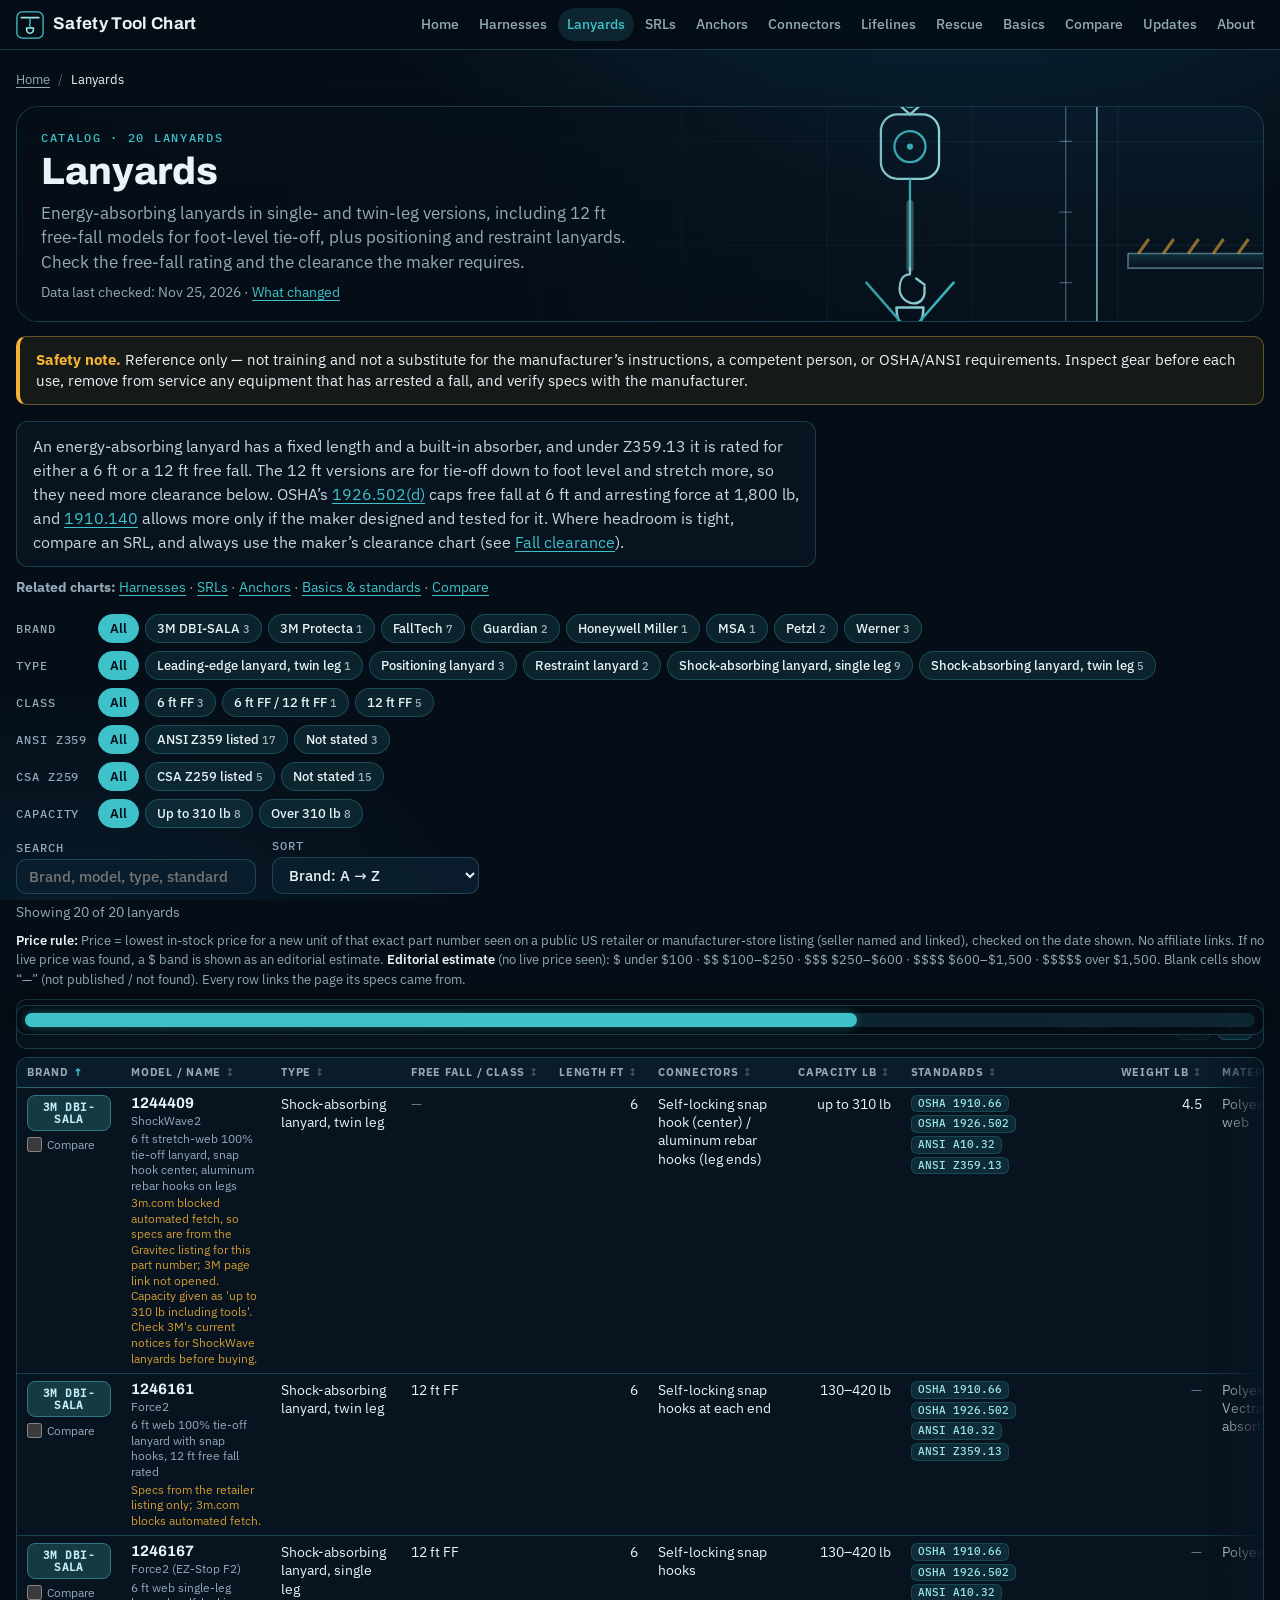
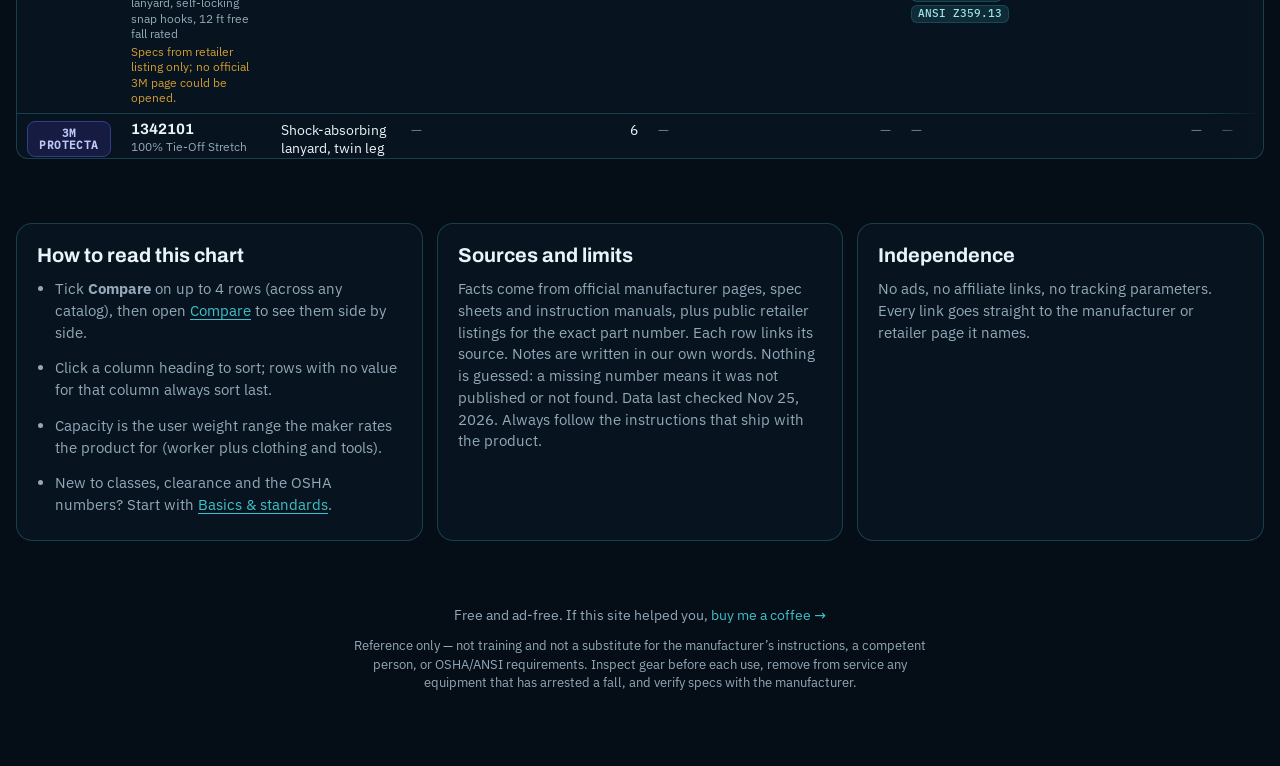
<file: lanyards.html>
<!doctype html>
<html lang="en">
<head>
<meta charset="utf-8">
<meta name="viewport" content="width=device-width,initial-scale=1,viewport-fit=cover">
<meta name="msvalidate.01" content="77C3B18F4D942281667A47021926052C" />
<meta name="google-site-verification" content="DBsd4dRo6CszvxQNH2xXlYTnwq2I4v30uIsV_nwwEc8" />
<title>Fall Protection Lanyards Compared · Safety Tool Chart</title>
<meta name="description" content="Compare shock-absorbing, positioning and restraint lanyards: single and twin leg, 6 ft and 12 ft free fall, length, connectors, capacity and price.">
<link rel="canonical" href="https://safetytoolchart.pages.dev/lanyards">
<meta property="og:type" content="article">
<meta property="og:site_name" content="Safety Tool Chart">
<meta property="og:locale" content="en_US">
<meta property="og:title" content="Fall Protection Lanyards Compared · Safety Tool Chart">
<meta property="og:description" content="Compare shock-absorbing, positioning and restraint lanyards: single and twin leg, 6 ft and 12 ft free fall, length, connectors, capacity and price.">
<meta property="og:url" content="https://safetytoolchart.pages.dev/lanyards">
<meta property="og:image" content="https://safetytoolchart.pages.dev/og-image.png">
<meta property="og:image:type" content="image/png">
<meta property="og:image:width" content="1200">
<meta property="og:image:height" content="630">
<meta property="og:image:alt" content="Safety Tool Chart: an overhead anchor, a lanyard and a harness D-ring drawn in teal line art">
<meta name="twitter:card" content="summary_large_image">
<meta name="twitter:title" content="Fall Protection Lanyards Compared · Safety Tool Chart">
<meta name="twitter:description" content="Compare shock-absorbing, positioning and restraint lanyards: single and twin leg, 6 ft and 12 ft free fall, length, connectors, capacity and price.">
<meta name="twitter:image" content="https://safetytoolchart.pages.dev/og-image.png">
<meta name="twitter:image:alt" content="Safety Tool Chart: an overhead anchor, a lanyard and a harness D-ring drawn in teal line art">
<meta name="theme-color" content="#050d16">
<link rel="icon" href="favicon.ico" sizes="any">
<link rel="icon" href="favicon.svg" type="image/svg+xml">
<link rel="apple-touch-icon" href="apple-touch-icon.png">
<link rel="preload" href="fonts/ibm-plex-sans-latin.woff2" as="font" type="font/woff2" crossorigin>
<link rel="stylesheet" href="theme.css?v=20261124a">
<script type="application/ld+json">{"@context": "https://schema.org", "@graph": [{"@type": "Dataset", "@id": "https://safetytoolchart.pages.dev/lanyards#dataset", "name": "Shock-absorbing, positioning and restraint lanyards compared", "description": "Compare shock-absorbing, positioning and restraint lanyards: single and twin leg, 6 ft and 12 ft free fall, length, connectors, capacity and price.", "url": "https://safetytoolchart.pages.dev/lanyards", "inLanguage": "en", "creator": {"@type": "Person", "name": "Marcus Travis"}, "dateModified": "2026-11-25", "isAccessibleForFree": true, "keywords": ["fall protection", "lanyards", "OSHA", "ANSI Z359", "comparison chart"], "variableMeasured": ["Brand", "Model / name", "Type", "Free fall / class", "Length ft", "Connectors", "Capacity lb", "Standards", "Weight lb", "Material", "Features", "Price"], "distribution": [{"@type": "DataDownload", "encodingFormat": "text/plain", "contentUrl": "https://safetytoolchart.pages.dev/llms-full.txt"}]}, {"@type": "BreadcrumbList", "itemListElement": [{"@type": "ListItem", "position": 1, "name": "Home", "item": "https://safetytoolchart.pages.dev/"}, {"@type": "ListItem", "position": 2, "name": "Lanyards", "item": "https://safetytoolchart.pages.dev/lanyards"}]}, {"@type": "ItemList", "name": "Shock-absorbing, positioning and restraint lanyards compared — Safety Tool Chart", "numberOfItems": 20, "itemListElement": [{"@type": "ListItem", "position": 1, "name": "FallTech 8259", "url": "https://safetytoolchart.pages.dev/lanyards#p-falltech-8259"}, {"@type": "ListItem", "position": 2, "name": "FallTech 82593", "url": "https://safetytoolchart.pages.dev/lanyards#p-falltech-82593"}, {"@type": "ListItem", "position": 3, "name": "FallTech 8240", "url": "https://safetytoolchart.pages.dev/lanyards#p-falltech-8240"}, {"@type": "ListItem", "position": 4, "name": "FallTech 8247BY", "url": "https://safetytoolchart.pages.dev/lanyards#p-falltech-8247by"}, {"@type": "ListItem", "position": 5, "name": "FallTech 8354LEYC2D", "url": "https://safetytoolchart.pages.dev/lanyards#p-falltech-8354leyc2d"}, {"@type": "ListItem", "position": 6, "name": "FallTech 8209", "url": "https://safetytoolchart.pages.dev/lanyards#p-falltech-8209"}, {"@type": "ListItem", "position": 7, "name": "FallTech 8165B65", "url": "https://safetytoolchart.pages.dev/lanyards#p-falltech-8165b65"}, {"@type": "ListItem", "position": 8, "name": "Petzl L014AB01", "url": "https://safetytoolchart.pages.dev/lanyards#p-petzl-absorbica-y-150-l014ab01"}, {"@type": "ListItem", "position": 9, "name": "Petzl L052AA00", "url": "https://safetytoolchart.pages.dev/lanyards#p-petzl-grillon-l052aa00"}, {"@type": "ListItem", "position": 10, "name": "3M DBI-SALA 1244409", "url": "https://safetytoolchart.pages.dev/lanyards#p-3m-dbi-sala-shockwave2-1244409"}, {"@type": "ListItem", "position": 11, "name": "3M DBI-SALA 1246161", "url": "https://safetytoolchart.pages.dev/lanyards#p-3m-dbi-sala-force2-1246161"}, {"@type": "ListItem", "position": 12, "name": "3M DBI-SALA 1246167", "url": "https://safetytoolchart.pages.dev/lanyards#p-3m-dbi-sala-force2-1246167"}, {"@type": "ListItem", "position": 13, "name": "3M Protecta 1342101", "url": "https://safetytoolchart.pages.dev/lanyards#p-3m-protecta-1342101"}, {"@type": "ListItem", "position": 14, "name": "MSA 10188103", "url": "https://safetytoolchart.pages.dev/lanyards#p-msa-v-series-10188103"}, {"@type": "ListItem", "position": 15, "name": "Honeywell Miller 219WRS-Z7/6FTYL", "url": "https://safetytoolchart.pages.dev/lanyards#p-honeywell-miller-manyard-219wrs-z7-6ftyl"}, {"@type": "ListItem", "position": 16, "name": "Guardian 01220", "url": "https://safetytoolchart.pages.dev/lanyards#p-guardian-01220"}, {"@type": "ListItem", "position": 17, "name": "Guardian 01270", "url": "https://safetytoolchart.pages.dev/lanyards#p-guardian-01270"}, {"@type": "ListItem", "position": 18, "name": "Werner C311102", "url": "https://safetytoolchart.pages.dev/lanyards#p-werner-c311102"}, {"@type": "ListItem", "position": 19, "name": "Werner C311120", "url": "https://safetytoolchart.pages.dev/lanyards#p-werner-c311120"}, {"@type": "ListItem", "position": 20, "name": "Werner C111103", "url": "https://safetytoolchart.pages.dev/lanyards#p-werner-c111103"}]}]}</script>
</head>
<body>
<div class="page-bg"></div>
<a class="skip" href="#main">Skip to content</a>
<nav class="topnav" aria-label="Primary">
  <div class="inner">
    <a class="brand" href="index.html">
      <svg width="28" height="28" viewBox="0 0 32 32" aria-hidden="true"><rect x="1" y="1" width="30" height="30" rx="6" fill="none" stroke="#3fc1c9" stroke-width="1.5"/><path d="M6 7.5 H26" stroke="#9be7ea" stroke-width="2" stroke-linecap="round"/><path d="M16 7.5 V15" stroke="#3fc1c9" stroke-width="1.6"/><path d="M16 15 c-2.2 1.4 2.2 2.6 0 4" fill="none" stroke="#3fc1c9" stroke-width="1.5"/><path d="M12 19.5 h8 a0 0 0 0 1 0 0 c0 3.8 -1.8 6 -4 6 s-4 -2.2 -4 -6 z" fill="none" stroke="#9be7ea" stroke-width="1.7" stroke-linejoin="round"/></svg>
      Safety Tool Chart
    </a>
    <button type="button" class="nav-toggle" aria-expanded="false" aria-controls="primary-nav" aria-label="Open menu">☰ Menu</button>
    <ul class="nav-links" id="primary-nav"><li><a href="index.html">Home</a></li><li><a href="harnesses.html">Harnesses</a></li><li><a href="lanyards.html" aria-current="page">Lanyards</a></li><li><a href="srls.html">SRLs</a></li><li><a href="anchors.html">Anchors</a></li><li><a href="connectors.html">Connectors</a></li><li><a href="lifelines.html">Lifelines</a></li><li><a href="rescue.html">Rescue</a></li><li><a href="basics.html">Basics</a></li><li><a href="compare.html">Compare <span class="cmp-n" hidden>0</span></a></li><li><a href="updates.html">Updates</a></li><li><a href="index.html#about">About</a></li></ul>
  </div>
</nav>
<div class="wrap chart-wrap" id="main">
<nav class="crumbs" aria-label="Breadcrumb"><ol><li><a href="index.html">Home</a></li><li><span aria-current="page">Lanyards</span></li></ol></nav>
<header class="hero compact">
  <div class="hero-art"><svg class="hero-svg" viewBox="0 0 1200 420" preserveAspectRatio="xMaxYMid slice" aria-hidden="true">
  <defs>
    <linearGradient id="hsky" x1="0" y1="0" x2="0" y2="1">
      <stop offset="0%" stop-color="#0a2236"/>
      <stop offset="45%" stop-color="#071622"/>
      <stop offset="100%" stop-color="#050d16"/>
    </linearGradient>
    <linearGradient id="hglow" x1="0" y1="0" x2="0" y2="1">
      <stop offset="0%" stop-color="#3fc1c9" stop-opacity="0.16"/>
      <stop offset="100%" stop-color="#3fc1c9" stop-opacity="0"/>
    </linearGradient>
  </defs>
  <rect width="1200" height="420" fill="url(#hsky)"/>
  <!-- faint structural grid -->
  <g stroke="#8fb4c8" stroke-opacity="0.08" stroke-width="1">
    <path d="M0,140 H1200 M0,240 H1200 M0,340 H1200"/>
    <path d="M500,0 V420 M640,0 V420 M780,0 V420 M920,0 V420 M1060,0 V420"/>
  </g>
  <!-- overhead I-beam -->
  <g fill="none" stroke="#9be7ea" stroke-width="2">
    <path d="M560,34 H1200 M560,40 H1200"/>
    <path d="M560,62 H1200 M560,68 H1200"/>
    <path d="M560,34 V40 M560,62 V68"/>
  </g>
  <path d="M560,40 H1200 V62 H560 Z" fill="#3fc1c9" fill-opacity="0.06"/>
  <!-- beam clamp anchor -->
  <g fill="none" stroke="#3fc1c9" stroke-width="2.2" stroke-linejoin="round">
    <path d="M832,72 L824,72 L824,30 L836,22"/>
    <path d="M888,72 L896,72 L896,30 L884,22"/>
    <path d="M824,58 H896"/>
    <path d="M860,72 V86"/>
    <ellipse cx="860" cy="96" rx="9" ry="11"/>
  </g>
  <!-- SRL housing -->
  <g fill="none" stroke="#9be7ea" stroke-width="2.2">
    <path d="M851,106 l9,8 l9,-8"/>
    <rect x="832" y="114" width="56" height="62" rx="16"/>
    <circle cx="860" cy="145" r="15" stroke="#3fc1c9"/>
    <circle cx="860" cy="145" r="3" fill="#3fc1c9" stroke="none"/>
  </g>
  <!-- lifeline down to harness -->
  <path d="M860,176 V262" fill="none" stroke="#3fc1c9" stroke-width="2.2"/>
  <path d="M860,200 V262" fill="none" stroke="#9be7ea" stroke-opacity="0.35" stroke-width="7" stroke-linecap="round"/>
  <!-- snap hook -->
  <g fill="none" stroke="#9be7ea" stroke-width="2.2" stroke-linecap="round" stroke-linejoin="round">
    <path d="M860,262 v6 c-8,0 -10,8 -10,14 c0,9 8,14 14,14 c6,0 10,-5 10,-10 v-6"/>
    <path d="M874,278 l-8,-6"/>
  </g>
  <!-- harness back: D-ring and crossed straps -->
  <g fill="none" stroke="#3fc1c9" stroke-width="2.4" stroke-linecap="round" stroke-linejoin="round">
    <path d="M847,300 h26 c0,14 -6,22 -13,22 c-7,0 -13,-8 -13,-22 z" stroke="#9be7ea"/>
    <path d="M818,276 L902,372"/>
    <path d="M902,276 L818,372"/>
    <path d="M808,372 Q860,392 912,372"/>
    <path d="M824,390 L812,412 M896,390 L908,412"/>
  </g>
  <rect x="852" y="314" width="16" height="14" rx="2" fill="#050d16" stroke="#3fc1c9" stroke-width="1.6"/>
  <!-- clearance scale -->
  <g stroke="#8fb4c8" stroke-opacity="0.45" stroke-width="1.2" fill="none">
    <path d="M1010,72 V412"/>
    <path d="M1000,72 H1020 M1004,140 H1016 M1004,208 H1016 M1004,276 H1016 M1004,344 H1016 M1000,412 H1020"/>
  </g>
  <g fill="none" stroke="#9be7ea" stroke-opacity="0.7" stroke-width="1.6" stroke-linecap="round">
    <path d="M1040,80 V404 M1034,90 l6,-10 l6,10 M1034,394 l6,10 l6,-10"/>
  </g>
  <!-- working surface edge (leading edge) -->
  <g fill="none" stroke="#8fb4c8" stroke-width="1.6" stroke-opacity="0.55">
    <path d="M1070,248 H1200"/>
    <path d="M1070,248 V262 H1200"/>
  </g>
  <rect x="1070" y="248" width="130" height="14" fill="url(#hglow)"/>
  <g stroke="#f5b335" stroke-opacity="0.55" stroke-width="3">
    <path d="M1080,248 l10,-14 M1104,248 l10,-14 M1128,248 l10,-14 M1152,248 l10,-14 M1176,248 l10,-14"/>
  </g>
</svg>
</div>
  <div class="hero-copy">
    <span class="eyebrow">Catalog · 20 lanyards</span>
    <h1>Lanyards</h1>
    <p class="lede">Energy-absorbing lanyards in single- and twin-leg versions, including 12 ft free-fall models for foot-level tie-off, plus positioning and restraint lanyards. Check the free-fall rating and the clearance the maker requires.</p>
    <p class="checked">Data last checked: <time datetime="2026-11-25">Nov 25, 2026</time> · <a href="updates.html">What changed</a></p>
  </div>
</header>
<aside class="safety" role="note"><strong>Safety note.</strong> Reference only — not training and not a substitute for the manufacturer’s instructions, a competent person, or OSHA/ANSI requirements. Inspect gear before each use, remove from service any equipment that has arrested a fall, and verify specs with the manufacturer.</aside>
  <div class="answer">
    <p>An energy-absorbing lanyard has a fixed length and a built-in absorber, and under Z359.13 it is rated for either a 6 ft or a 12 ft free fall. The 12 ft versions are for tie-off down to foot level and stretch more, so they need more clearance below. OSHA’s <a href="https://www.osha.gov/laws-regs/regulations/standardnumber/1926/1926.502" target="_blank" rel="noopener">1926.502(d)</a> caps free fall at 6 ft and arresting force at 1,800 lb, and <a href="https://www.osha.gov/laws-regs/regulations/standardnumber/1910/1910.140" target="_blank" rel="noopener">1910.140</a> allows more only if the maker designed and tested for it. Where headroom is tight, compare an SRL, and always use the maker’s clearance chart (see <a href="basics.html#clearance">Fall clearance</a>).</p>
  </div>
  <p class="related"><strong>Related charts:</strong> <a href="harnesses.html">Harnesses</a> · <a href="srls.html">SRLs</a> · <a href="anchors.html">Anchors</a> · <a href="basics.html">Basics &amp; standards</a> · <a href="compare.html">Compare</a></p>
  <div class="toolbar">
    <div class="fgroups" id="fgroups"></div>
    <div class="tools">
      <label class="search">Search
        <input type="search" id="search" placeholder="Brand, model, type, standard" autocomplete="off">
      </label>
      <label class="sort">Sort
        <select id="sort"></select>
      </label>
    </div>
  </div>
  <p class="count" id="count" aria-live="polite"></p>
  <p class="table-caption" id="cap"><strong>Price rule:</strong> Price = lowest in-stock price for a new unit of that exact part number seen on a public US retailer or manufacturer-store listing (seller named and linked), checked on the date shown. No affiliate links. If no live price was found, a $ band is shown as an editorial estimate. <strong>Editorial estimate</strong> (no live price seen): $ under $100 · $$ $100–$250 · $$$ $250–$600 · $$$$ $600–$1,500 · $$$$$ over $1,500. Blank cells show “—” (not published / not found). Every row links the page its specs came from.</p>
  <div class="table-box">
    <table class="chart" aria-describedby="cap">
      <caption class="sr-only">Lanyards: one row per part number</caption>
      <thead><tr><th scope="col"><button type="button" class="th-btn" data-k="brand">Brand</button></th><th scope="col"><button type="button" class="th-btn" data-k="model">Model / name</button></th><th scope="col"><button type="button" class="th-btn" data-k="type">Type</button></th><th scope="col"><button type="button" class="th-btn" data-k="cls">Free fall / class</button></th><th class="num" scope="col"><button type="button" class="th-btn" data-k="length">Length ft</button></th><th scope="col"><button type="button" class="th-btn" data-k="attachment">Connectors</button></th><th class="num" scope="col"><button type="button" class="th-btn" data-k="capacity">Capacity lb</button></th><th scope="col"><button type="button" class="th-btn" data-k="standards">Standards</button></th><th class="num" scope="col"><button type="button" class="th-btn" data-k="weight">Weight lb</button></th><th scope="col"><button type="button" class="th-btn" data-k="material">Material</button></th><th scope="col"><button type="button" class="th-btn" data-k="features">Features</button></th><th scope="col"><button type="button" class="th-btn" data-k="price">Price</button></th><th scope="col">Links</th></tr></thead>
      <tbody id="rows"></tbody>
    </table>
  </div>
  <div class="notes">
    <section><h2>How to read this chart</h2><ul>
      <li>Tick <strong>Compare</strong> on up to 4 rows (across any catalog), then open <a href="compare.html">Compare</a> to see them side by side.</li>
      <li>Click a column heading to sort; rows with no value for that column always sort last.</li>
      <li>Capacity is the user weight range the maker rates the product for (worker plus clothing and tools).</li>
      <li>New to classes, clearance and the OSHA numbers? Start with <a href="basics.html">Basics &amp; standards</a>.</li>
    </ul></section>
    <section><h2>Sources and limits</h2>
      <p>Facts come from official manufacturer pages, spec sheets and instruction manuals, plus public retailer listings for the exact part number. Each row links its source. Notes are written in our own words. Nothing is guessed: a missing number means it was not published or not found. Data last checked Nov 25, 2026. Always follow the instructions that ship with the product.</p></section>
    <section><h2>Independence</h2>
      <p>No ads, no affiliate links, no tracking parameters. Every link goes straight to the manufacturer or retailer page it names.</p></section>
  </div>
</div>
<footer class="site-footer">
<p class="kofi">Free and ad-free. If this site helped you, <a href="https://ko-fi.com/marcustravis" target="_blank" rel="noopener">buy me a coffee →</a></p>
<p class="foot-safety">Reference only — not training and not a substitute for the manufacturer’s instructions, a competent person, or OSHA/ANSI requirements. Inspect gear before each use, remove from service any equipment that has arrested a fall, and verify specs with the manufacturer.</p>
</footer>
<script>
(function () {
  function syncNavH() {
    var nav = document.querySelector(".topnav");
    if (!nav) return;
    document.documentElement.style.setProperty("--nav-h", Math.ceil(nav.getBoundingClientRect().height) + "px");
  }
  syncNavH();
  window.addEventListener("resize", syncNavH);
  if (window.ResizeObserver && document.querySelector(".topnav")) {
    new ResizeObserver(syncNavH).observe(document.querySelector(".topnav"));
  }
})();
</script>
<script src="compare.js?v=20261124a" defer></script>
<script src="nav.js?v=20261124a" defer></script>
<script src="app.js?v=20261124a" defer></script>
<script src="scroll-hint.js?v=20261124a" defer></script>
<script>
const DATA = [{"id": "falltech-8259", "brand": "FallTech", "series": "Internal Lanyard", "model": "8259", "name": "6 ft internal-absorber lanyard, single leg, two snap hooks", "type": "Shock-absorbing lanyard, single leg", "standards": ["ANSI Z359.13-2013", "OSHA 1926.502", "OSHA 1910.66"], "ansi_class": "6 ft FF", "cap_min_lb": 130, "cap_max_lb": 310, "length_ft": 6, "weight_lb": null, "attachment": "Steel snap hook / steel snap hook", "gate_lbf": 3600, "material": "Polyester web, plated alloy steel hooks", "sizes": null, "features": "Absorber is built inside the tubular web for a low profile, with a visual deployment indicator.", "price_usd": null, "price_source": null, "price_url": null, "price_checked": null, "price_scale": "$", "product_url": "https://www.falltech.com/product/8259/", "spec_url": "https://www.falltech.com/product/8259/", "notes": "Page lists 900 lb avg and 1,800 lb max arrest force, 48 in max arrest distance. No weight listed.", "rid": "p-falltech-8259", "_icon": null}, {"id": "falltech-82593", "brand": "FallTech", "series": "Internal Lanyard", "model": "82593", "name": "6 ft internal-absorber lanyard, single leg, snap hook plus rebar hook", "type": "Shock-absorbing lanyard, single leg", "standards": ["ANSI Z359.13-2013", "OSHA 1926.502", "OSHA 1910.66"], "ansi_class": "6 ft FF", "cap_min_lb": 130, "cap_max_lb": 310, "length_ft": 6, "weight_lb": null, "attachment": "Steel snap hook (harness) / steel rebar hook (anchor)", "gate_lbf": 3600, "material": "Polyester web, plated alloy steel hooks", "sizes": null, "features": "Same internal-absorber web as the 8259 but ends in a transverse-load-rated rebar hook for rebar and structural steel.", "price_usd": null, "price_source": null, "price_url": null, "price_checked": null, "price_scale": "$", "product_url": "https://www.falltech.com/product/82593/", "spec_url": "https://www.falltech.com/product/82593/", "notes": null, "rid": "p-falltech-82593", "_icon": null}, {"id": "falltech-8240", "brand": "FallTech", "series": "ElasTech", "model": "8240", "name": "4.5-6 ft elastic internal-absorber lanyard, single leg, snap hooks", "type": "Shock-absorbing lanyard, single leg", "standards": ["ANSI Z359.13-2013", "OSHA 1926.502", "OSHA 1910.66"], "ansi_class": "6 ft FF", "cap_min_lb": 130, "cap_max_lb": 310, "length_ft": 6, "weight_lb": null, "attachment": "Steel snap hook / steel snap hook", "gate_lbf": 3600, "material": "Polyester web with internal elastic, plated alloy steel hooks", "sizes": null, "features": "Elastic leg stretches between 4.5 and 6 ft so it drags and trips less.", "price_usd": null, "price_source": null, "price_url": null, "price_checked": null, "price_scale": "$", "product_url": "https://www.falltech.com/product/8240/", "spec_url": "https://www.falltech.com/product/8240/", "notes": "Length_ft is the extended length.", "rid": "p-falltech-8240", "_icon": null}, {"id": "falltech-8247by", "brand": "FallTech", "series": "Ironman", "model": "8247BY", "name": "6 ft dual-class lanyard (12 ft free fall rated), twin leg, snap hooks", "type": "Shock-absorbing lanyard, twin leg", "standards": ["ANSI Z359.13-2013", "OSHA 1926.502", "OSHA 1910.66"], "ansi_class": "6 ft FF / 12 ft FF", "cap_min_lb": 130, "cap_max_lb": 425, "length_ft": 6, "weight_lb": null, "attachment": "Steel snap hooks", "gate_lbf": 3600, "material": "Jacketed polyester web, plated alloy steel hooks", "sizes": null, "features": "One external absorber covers 12 ft foot-level tie-off up to 310 lb and 6 ft overhead tie-off up to 425 lb.", "price_usd": null, "price_source": null, "price_url": null, "price_checked": null, "price_scale": "$$", "product_url": "https://www.falltech.com/product/8247by/", "spec_url": "https://www.falltech.com/product/8247by/", "notes": "Arrest force 1,800 lb max for both; average 900 lb (6 ft) / 1,350 lb (12 ft). The 425 lb limit applies to 6 ft overhead use only.", "rid": "p-falltech-8247by", "_icon": null}, {"id": "falltech-8354leyc2d", "brand": "FallTech", "series": "Leading Edge", "model": "8354LEYC2D", "name": "6 ft leading-edge cable lanyard, twin leg, swivel rebar hooks", "type": "Leading-edge lanyard, twin leg", "standards": ["OSHA 1926.502", "OSHA 1910.66"], "ansi_class": "12 ft FF", "cap_min_lb": 130, "cap_max_lb": 425, "length_ft": 6, "weight_lb": null, "attachment": "Aluminum dorsal connector / steel swivel rebar hooks", "gate_lbf": 3600, "material": "1/4 in coated galvanized steel cable, aluminum and steel hardware", "sizes": null, "features": "Steel-cable legs resist cutting on sharp edges; dual-class absorber for 12 ft foot-level or 6 ft overhead tie-off.", "price_usd": null, "price_source": null, "price_url": null, "price_checked": null, "price_scale": "$$$", "product_url": "https://www.falltech.com/product/8354leyc2d/", "spec_url": "https://www.falltech.com/product/8354leyc2d/", "notes": "Page shows OSHA compliance; the absorber is stated to comply with ANSI Z359.13. 310 lb limit for 12 ft, up to 425 lb for 6 ft overhead.", "rid": "p-falltech-8354leyc2d", "_icon": null}, {"id": "falltech-8209", "brand": "FallTech", "series": "Restraint", "model": "8209", "name": "4-6 ft adjustable restraint lanyard, steel snap hooks", "type": "Restraint lanyard", "standards": ["ANSI Z359.3-2019", "OSHA 1926.502", "OSHA 1910.66", "CSA Z259.11-2017"], "ansi_class": null, "cap_min_lb": 130, "cap_max_lb": 425, "length_ft": 6, "weight_lb": null, "attachment": "Steel snap hook / steel snap hook", "gate_lbf": 3600, "material": "Jacketed dual-layer polyester web, alloy steel buckle and hooks", "sizes": null, "features": "Steel buckle lets the user set the length so they cannot reach the edge; no shock absorber.", "price_usd": null, "price_source": null, "price_url": null, "price_checked": null, "price_scale": "$", "product_url": "https://www.falltech.com/product/8209/", "spec_url": "https://www.falltech.com/product/8209/", "notes": "Fall restraint only, not fall arrest. 310 lb limit in some uses and 425 lb in others per the page; length_ft is the max.", "rid": "p-falltech-8209", "_icon": null}, {"id": "falltech-8165b65", "brand": "FallTech", "series": "Tower Climber", "model": "8165B65", "name": "6.5 ft rope positioning lanyard with auto-locking adjuster, snap hook and carabiner", "type": "Positioning lanyard", "standards": ["ANSI Z359.3-2017", "OSHA 1926.502", "OSHA 1910.66"], "ansi_class": null, "cap_min_lb": 130, "cap_max_lb": 425, "length_ft": 6.5, "weight_lb": null, "attachment": "Steel snap hook and carabiner", "gate_lbf": 3600, "material": "7/16 in nylon kernmantle rope, aluminum adjuster", "sizes": null, "features": "One-hand auto-locking rope adjuster for hip D-ring positioning; also sold in 10 ft (8165B10).", "price_usd": null, "price_source": null, "price_url": null, "price_checked": null, "price_scale": "$$", "product_url": "https://www.falltech.com/product/8165b/", "spec_url": "https://www.falltech.com/product/8165b/", "notes": "130-310 lb for positioning; 425 lb applies to the OSHA capacity line.", "rid": "p-falltech-8165b65", "_icon": null}, {"id": "petzl-absorbica-y-150-l014ab01", "brand": "Petzl", "series": "Absorbica-Y", "model": "L014AB01", "name": "Twin-leg lanyard with compact absorber, 6 ft under ANSI, no end connectors", "type": "Shock-absorbing lanyard, twin leg", "standards": ["ANSI Z359.13", "CSA Z259.11-17", "CE EN 355"], "ansi_class": "12 ft FF", "cap_min_lb": 132, "cap_max_lb": 309, "length_ft": 6, "weight_lb": 0.61, "attachment": "Sold without connectors (user picks)", "gate_lbf": null, "material": "Polyester, nylon", "sizes": null, "features": "Elasticized arms and a small absorber for climbing structures and passing intermediate anchors.", "price_usd": 139.95, "price_source": "Petzl USA", "price_url": "https://www.petzl.com/US/en/Professional/Lanyards-and-energy-absorbers/ABSORBICA-Y-150", "price_checked": "2026-11-25", "price_scale": null, "product_url": "https://www.petzl.com/US/en/Professional/Lanyards-and-energy-absorbers/ABSORBICA-Y-150", "spec_url": "https://www.petzl.com/US/en/Professional/Lanyards-and-energy-absorbers/ABSORBICA-Y-150", "notes": "Capacity 60-140 kg converted to lb. 183 cm (6 ft) max length with connectors under ANSI/CSA, 200 cm under EN 355; 153 cm without connectors. Weight 275 g converted. Certifications depend on connectors fitted.", "rid": "p-petzl-absorbica-y-150-l014ab01", "_icon": null}, {"id": "petzl-grillon-l052aa00", "brand": "Petzl", "series": "Grillon", "model": "L052AA00", "name": "2 m adjustable work-positioning rope lanyard, no connectors", "type": "Positioning lanyard", "standards": ["ANSI Z359.3", "CSA Z259.11", "CE EN 358"], "ansi_class": null, "cap_min_lb": null, "cap_max_lb": null, "length_ft": 6.56, "weight_lb": 1.06, "attachment": "Sold without connectors (user picks)", "gate_lbf": null, "material": "Nylon, polyester, aluminum", "sizes": null, "features": "Rope adjuster can be set for single or double mode and is built to be repaired with spare parts; also made in 3, 4, 5, 10, 15 and 20 m.", "price_usd": 279.95, "price_source": "Petzl USA", "price_url": "https://www.petzl.com/us/en/professional/products/positioning-lanyards/grillon/GRILLON-longe-reglable_PRO_a2mw0000001Tn1AAAS.html", "price_checked": "2026-11-25", "price_scale": null, "product_url": "https://www.petzl.com/us/en/professional/products/positioning-lanyards/grillon/GRILLON-longe-reglable_PRO_a2mw0000001Tn1AAAS.html", "spec_url": "https://www.petzl.com/us/en/professional/products/positioning-lanyards/grillon/GRILLON-longe-reglable_PRO_a2mw0000001Tn1AAAS.html", "notes": "Length 2 m and weight 480 g converted. Capacity not stated on the page.", "rid": "p-petzl-grillon-l052aa00", "_icon": null}, {"id": "3m-dbi-sala-shockwave2-1244409", "brand": "3M DBI-SALA", "series": "ShockWave2", "model": "1244409", "name": "6 ft stretch-web 100% tie-off lanyard, snap hook center, aluminum rebar hooks on legs", "type": "Shock-absorbing lanyard, twin leg", "standards": ["OSHA 1910.66", "OSHA 1926.502", "ANSI A10.32", "ANSI Z359.13"], "ansi_class": null, "cap_min_lb": null, "cap_max_lb": 310, "length_ft": 6, "weight_lb": 4.5, "attachment": "Self-locking snap hook (center) / aluminum rebar hooks (leg ends)", "gate_lbf": null, "material": "Polyester tubular web", "sizes": null, "features": "Elastic web stretches to 6 ft and relaxes to about 4.5 ft; two legs let the user stay connected while moving between anchors.", "price_usd": 564.41, "price_source": "Gravitec Systems", "price_url": "https://gravitec.com/product/3m-dbi-sala-shockwave2-100-tie-off-shock-absorbing-lanyard-3", "price_checked": "2026-11-25", "price_scale": null, "product_url": "https://www.3m.com/3M/en_US/p/d/v000433687/", "spec_url": "https://gravitec.com/product/3m-dbi-sala-shockwave2-100-tie-off-shock-absorbing-lanyard-3", "notes": "3m.com blocked automated fetch, so specs are from the Gravitec listing for this part number; 3M page link not opened. Capacity given as 'up to 310 lb including tools'. Check 3M's current notices for ShockWave lanyards before buying.", "rid": "p-3m-dbi-sala-shockwave2-1244409", "_icon": null}, {"id": "3m-dbi-sala-force2-1246161", "brand": "3M DBI-SALA", "series": "Force2", "model": "1246161", "name": "6 ft web 100% tie-off lanyard with snap hooks, 12 ft free fall rated", "type": "Shock-absorbing lanyard, twin leg", "standards": ["OSHA 1910.66", "OSHA 1926.502", "ANSI A10.32", "ANSI Z359.13"], "ansi_class": "12 ft FF", "cap_min_lb": 130, "cap_max_lb": 420, "length_ft": 6, "weight_lb": null, "attachment": "Self-locking snap hooks at each end", "gate_lbf": null, "material": "Polyester web, Vectran-based absorber", "sizes": null, "features": "Dual-capacity design: 130-310 lb at 12 ft free fall or 310-420 lb limited to 6 ft free fall, with a very compact absorber.", "price_usd": 315.13, "price_source": "Diversified Fall Protection store", "price_url": "https://store.fallprotect.com/products/3m%E2%84%A2-dbi-sala%C2%AE-force2%E2%84%A2-100-tie-off-shock-absorbing-lanyard", "price_checked": "2026-11-25", "price_scale": null, "product_url": null, "spec_url": "https://store.fallprotect.com/products/3m%E2%84%A2-dbi-sala%C2%AE-force2%E2%84%A2-100-tie-off-shock-absorbing-lanyard", "notes": "Specs from the retailer listing only; 3m.com blocks automated fetch.", "rid": "p-3m-dbi-sala-force2-1246161", "_icon": null}, {"id": "3m-dbi-sala-force2-1246167", "brand": "3M DBI-SALA", "series": "Force2 (EZ-Stop F2)", "model": "1246167", "name": "6 ft web single-leg lanyard, self-locking snap hooks, 12 ft free fall rated", "type": "Shock-absorbing lanyard, single leg", "standards": ["OSHA 1910.66", "OSHA 1926.502", "ANSI A10.32", "ANSI Z359.13"], "ansi_class": "12 ft FF", "cap_min_lb": 130, "cap_max_lb": 420, "length_ft": 6, "weight_lb": null, "attachment": "Self-locking snap hooks", "gate_lbf": null, "material": "Polyester web", "sizes": null, "features": "Single-leg version of the Force2: usable at foot-level tie-off up to 310 lb or overhead up to 420 lb.", "price_usd": 243.74, "price_source": "Diversified Fall Protection store", "price_url": "https://store.fallprotect.com/products/3m%E2%84%A2-dbi-sala%C2%AE-ez-stop%E2%84%A2-f2-web-shock-absorbing-lanyard-6-ft", "price_checked": "2026-11-25", "price_scale": null, "product_url": null, "spec_url": "https://store.fallprotect.com/products/3m%E2%84%A2-dbi-sala%C2%AE-ez-stop%E2%84%A2-f2-web-shock-absorbing-lanyard-6-ft", "notes": "Specs from retailer listing only; no official 3M page could be opened.", "rid": "p-3m-dbi-sala-force2-1246167", "_icon": null}, {"id": "3m-protecta-1342101", "brand": "3M Protecta", "series": "100% Tie-Off Stretch Web", "model": "1342101", "name": "6 ft stretch-web 100% tie-off shock-absorbing lanyard", "type": "Shock-absorbing lanyard, twin leg", "standards": [], "ansi_class": null, "cap_min_lb": null, "cap_max_lb": null, "length_ft": 6, "weight_lb": null, "attachment": null, "gate_lbf": null, "material": null, "sizes": null, "features": "Stretch-web twin-leg lanyard that keeps one leg attached at all times.", "price_usd": 135.52, "price_source": "Diversified Fall Protection store", "price_url": "https://store.fallprotect.com/products/3m%E2%84%A2-protecta%C2%AE-100-tie-off-stretch-web-shock-absorbing-lanyard-6-ft", "price_checked": "2026-11-25", "price_scale": null, "product_url": null, "spec_url": "https://store.fallprotect.com/products/3m%E2%84%A2-protecta%C2%AE-100-tie-off-stretch-web-shock-absorbing-lanyard-6-ft", "notes": "Retailer page gave only the name and a generic description; capacity, standards and hook types not confirmed.", "rid": "p-3m-protecta-1342101", "_icon": null}, {"id": "msa-v-series-10188103", "brand": "MSA", "series": "V-Series", "model": "10188103", "name": "6 ft standard adjustable single-leg shock-absorbing lanyard, large snap hooks", "type": "Shock-absorbing lanyard, single leg", "standards": ["CSA Z259.11-17", "OSHA"], "ansi_class": null, "cap_min_lb": null, "cap_max_lb": 400, "length_ft": 6, "weight_lb": null, "attachment": "Steel 36CL snap hooks (2.5 in opening)", "gate_lbf": null, "material": "Polyester web, steel hardware", "sizes": null, "features": "Large-opening snap hooks for scaffold and big structural members; clear protective cover over absorber labels.", "price_usd": 98.95, "price_source": "Global Industrial", "price_url": "https://www.globalindustrial.com/p/10188103-standard-single-leg-adjustable-lanyard-6-36cl-large-snaphooks", "price_checked": "2026-11-16", "price_scale": null, "product_url": "https://us.msasafety.com/pn/10188103?locale=en", "spec_url": "https://us.msasafety.com/pn/10188103?locale=en", "notes": "MSA's page: 6 ft single-leg adjustable lanyard, 400 lb capacity, CSA Z259.11 listed. Weight not given.", "rid": "p-msa-v-series-10188103", "_icon": null}, {"id": "honeywell-miller-manyard-219wrs-z7-6ftyl", "brand": "Honeywell Miller", "series": "Manyard", "model": "219WRS-Z7/6FTYL", "name": "6 ft single-leg shock-absorbing lanyard, locking snap hook and locking rebar hook", "type": "Shock-absorbing lanyard, single leg", "standards": ["OSHA 1926.502", "OSHA 1910.66", "ANSI A10.32", "ANSI Z359-2007", "CSA Z259.11"], "ansi_class": null, "cap_min_lb": null, "cap_max_lb": 310, "length_ft": 6, "weight_lb": null, "attachment": "Locking snap hook / locking rebar hook", "gate_lbf": null, "material": "Polyester web", "sizes": null, "features": "Woven inner shock core inside a tubular outer jacket that acts as a backup, with a warning flag showing a fall occurred.", "price_usd": 281.77, "price_source": "eSafetySupplies", "price_url": "https://www.esafetysupplies.com/products/honeywell-miller-manyard-6-polyester-shock-absorbing-lanyard-1", "price_checked": "2026-11-25", "price_scale": null, "product_url": null, "spec_url": "https://www.esafetysupplies.com/products/honeywell-miller-manyard-6-polyester-shock-absorbing-lanyard-1", "notes": "Retailer listing only; Honeywell blocks automated fetch. Listing is unclear about which hook is at harness vs anchor.", "rid": "p-honeywell-miller-manyard-219wrs-z7-6ftyl", "_icon": null}, {"id": "guardian-01220", "brand": "Guardian", "series": "External Shock Lanyard", "model": "01220", "name": "6 ft single-leg lanyard with external shock pack", "type": "Shock-absorbing lanyard, single leg", "standards": ["OSHA 1910.140", "OSHA 1926.502", "ANSI Z359.13-13"], "ansi_class": null, "cap_min_lb": null, "cap_max_lb": null, "length_ft": 6, "weight_lb": 2.67, "attachment": null, "gate_lbf": null, "material": "1 in nylon web", "sizes": null, "features": "Covered shock pack sewn at one end shields it from the elements; connect that end to the dorsal D-ring.", "price_usd": 67.06, "price_source": "Acme Tools", "price_url": "https://acmetools.com/guardian-fall-protection-external-shock-lanyard-01220/672421012209.html", "price_checked": "2026-11-16", "price_scale": null, "product_url": "https://guardianfall.com/product/external-shock-lanyard/01220", "spec_url": "https://guardianfall.com/product/external-shock-lanyard/01220", "notes": "Weight (2.67 lb) and standards from Guardian's page; the earlier 2.4 lb was from a retailer. Capacity and hook types not stated on Guardian's page. Acme page returned 403 to scripted fetch, so its price was not re-verified (old date kept).", "rid": "p-guardian-01220", "_icon": null}, {"id": "guardian-01270", "brand": "Guardian", "series": "Non-Shock Absorbing Lanyard", "model": "01270", "name": "6 ft double-leg restraint lanyard, no shock absorber, steel snap hooks", "type": "Restraint lanyard", "standards": ["OSHA 1910.140", "OSHA 1926.502", "ANSI Z359.3"], "ansi_class": null, "cap_min_lb": null, "cap_max_lb": null, "length_ft": 6, "weight_lb": 2.7, "attachment": "Steel snap hooks", "gate_lbf": null, "material": "Nylon web, steel hooks", "sizes": null, "features": "Plain twin-leg lanyard for restraint only; its length must keep the worker from reaching any edge.", "price_usd": 68.04, "price_source": "Energy Safety Supply", "price_url": "https://www.energysafetysupply.com/collections/tool-tethers/products/01270-non-shock-absorbing-lanyard-6-dual-snaphooks", "price_checked": "2026-11-25", "price_scale": null, "product_url": "https://guardianfall.com/product/non-shock-absorbing-lanyard/01270", "spec_url": "https://guardianfall.com/product/non-shock-absorbing-lanyard/01270", "notes": "Not for fall arrest. Guardian's page lists 2.7 lb; its text says all hooks have 3,600 lb gates.", "rid": "p-guardian-01270", "_icon": null}, {"id": "werner-c311102", "brand": "Werner", "series": "DeCoil", "model": "C311102", "name": "6 ft adjustable single-leg tie-back lanyard with DCELL shock pack, snap hooks", "type": "Shock-absorbing lanyard, single leg", "standards": ["ANSI Z359.13-2013", "OSHA 29 CFR 1910.140/1926.502"], "ansi_class": null, "cap_min_lb": null, "cap_max_lb": 310, "length_ft": 6, "weight_lb": null, "attachment": "Snap hooks (harness and anchor)", "gate_lbf": null, "material": "Polyester web", "sizes": null, "features": "Tie-back design lets it double as its own anchorage connector; web wear indicators make inspection easier.", "price_usd": null, "price_source": null, "price_url": null, "price_checked": null, "price_scale": "$$", "product_url": null, "spec_url": "https://www.lawsonproducts.com/products/c311102-6ft-decoil-adjustable-single-leg-lanyard-dcell-shock-pack-snap-hook-1in-web-1648284", "notes": "Seen on Lawson Products (price login-gated). Werner's own site blocked fetch.", "rid": "p-werner-c311102", "_icon": null}, {"id": "werner-c311120", "brand": "Werner", "series": "DeCoil", "model": "C311120", "name": "6-12 ft free-fall single-leg lanyard, snap hooks, heavy-duty shock pack", "type": "Shock-absorbing lanyard, single leg", "standards": ["ANSI Z359.13-2013", "OSHA 29 CFR 1910.66/1926.502"], "ansi_class": "12 ft FF", "cap_min_lb": null, "cap_max_lb": 400, "length_ft": 6, "weight_lb": null, "attachment": "Snap hooks (harness and anchor)", "gate_lbf": 3600, "material": "Polyester web", "sizes": null, "features": "Foot-level tie-off at 12 ft free fall for 310 lb users, or up to 400 lb when free fall is held to 6 ft.", "price_usd": null, "price_source": null, "price_url": null, "price_checked": null, "price_scale": "$$", "product_url": null, "spec_url": "https://www.lawsonproducts.com/products/c311120-12ft-free-fall-lanyard-400lb-6ft-free-fall-lanyard-snap-hooks-1648287", "notes": "Lawson lists length as 6-12 ft; working lanyard length is 6 ft with 12 ft rated free fall. Max arrest force 1,800 lb, 48 in arrest distance per listing.", "rid": "p-werner-c311120", "_icon": null}, {"id": "werner-c111103", "brand": "Werner", "series": "Positioning", "model": "C111103", "name": "3 ft web work-positioning lanyard, snap hooks both ends, no absorber", "type": "Positioning lanyard", "standards": ["ANSI Z359.3-2019", "OSHA 29 CFR 1910/1926"], "ansi_class": null, "cap_min_lb": null, "cap_max_lb": 310, "length_ft": 3, "weight_lb": null, "attachment": "Snap hooks both ends", "gate_lbf": null, "material": "Polyester web", "sizes": null, "features": "Plain web lanyard for work positioning and restraint only, with web that shows wear.", "price_usd": null, "price_source": null, "price_url": null, "price_checked": null, "price_scale": "$", "product_url": null, "spec_url": "https://www.lawsonproducts.com/products/c111103-3ft-web-positioning-lanyard-1in-web-2-snap-hook-1648272", "notes": "Not for fall arrest.", "rid": "p-werner-c111103", "_icon": null}];
document.addEventListener("DOMContentLoaded", function () { initCatalog(DATA, {"noun": "lanyards", "cols": ["brand", "model", "type", "cls", "length", "attachment", "capacity", "standards", "weight", "material", "features", "price", "links"], "labels": {"brand": "Brand", "model": "Model / name", "type": "Type", "standards": "Standards", "cls": "Free fall / class", "capacity": "Capacity lb", "length": "Length ft", "weight": "Weight lb", "attachment": "Connectors", "gate": "Gate lbf", "material": "Material", "sizes": "Sizes", "features": "Features", "price": "Price", "links": "Links"}, "filters": ["brand", "type", "cls", "ansi", "csa", "cap"], "defaultSort": "brand"}); });
</script>
<!-- Cloudflare Web Analytics --><script type='module' src='https://static.cloudflareinsights.com/beacon.min.js' data-cf-beacon='{"token": "22edf9db96334f9380517b93ca527ff9"}'></script><!-- End Cloudflare Web Analytics -->
</body>
</html>
</file>
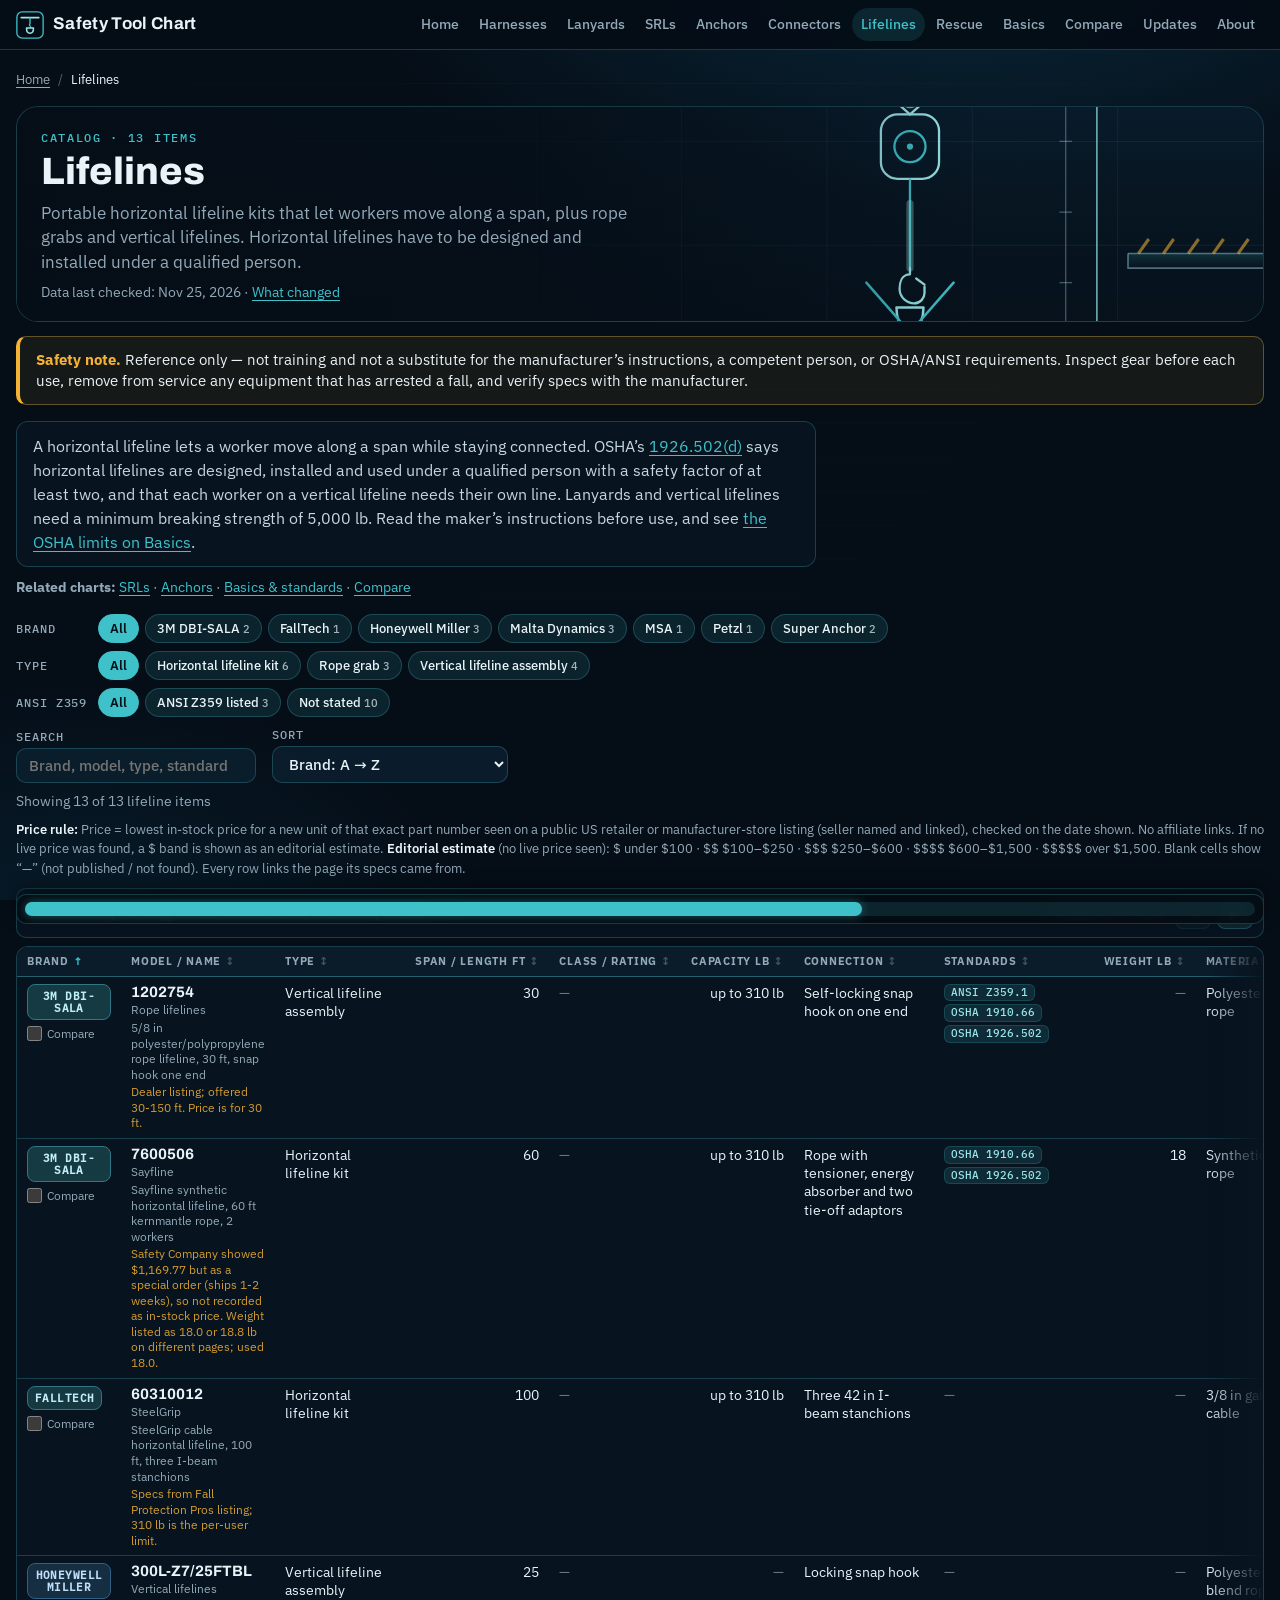
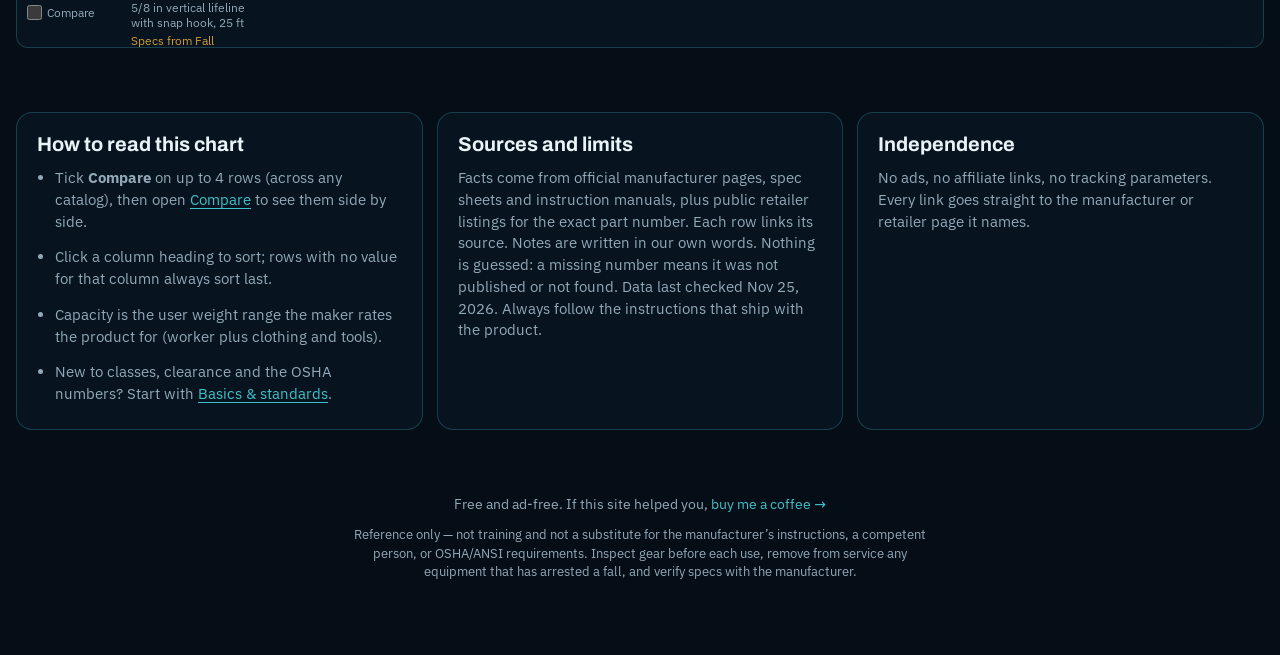
<file: lifelines.html>
<!doctype html>
<html lang="en">
<head>
<meta charset="utf-8">
<meta name="viewport" content="width=device-width,initial-scale=1,viewport-fit=cover">
<meta name="msvalidate.01" content="77C3B18F4D942281667A47021926052C" />
<meta name="google-site-verification" content="DBsd4dRo6CszvxQNH2xXlYTnwq2I4v30uIsV_nwwEc8" />
<title>Horizontal Lifelines and Rope Grabs · Safety Tool Chart</title>
<meta name="description" content="Compare temporary horizontal lifeline kits, rope grabs and vertical lifelines: span, users, capacity, standards and price, with official spec links.">
<link rel="canonical" href="https://safetytoolchart.pages.dev/lifelines">
<meta property="og:type" content="article">
<meta property="og:site_name" content="Safety Tool Chart">
<meta property="og:locale" content="en_US">
<meta property="og:title" content="Horizontal Lifelines and Rope Grabs · Safety Tool Chart">
<meta property="og:description" content="Compare temporary horizontal lifeline kits, rope grabs and vertical lifelines: span, users, capacity, standards and price, with official spec links.">
<meta property="og:url" content="https://safetytoolchart.pages.dev/lifelines">
<meta property="og:image" content="https://safetytoolchart.pages.dev/og-image.png">
<meta property="og:image:type" content="image/png">
<meta property="og:image:width" content="1200">
<meta property="og:image:height" content="630">
<meta property="og:image:alt" content="Safety Tool Chart: an overhead anchor, a lanyard and a harness D-ring drawn in teal line art">
<meta name="twitter:card" content="summary_large_image">
<meta name="twitter:title" content="Horizontal Lifelines and Rope Grabs · Safety Tool Chart">
<meta name="twitter:description" content="Compare temporary horizontal lifeline kits, rope grabs and vertical lifelines: span, users, capacity, standards and price, with official spec links.">
<meta name="twitter:image" content="https://safetytoolchart.pages.dev/og-image.png">
<meta name="twitter:image:alt" content="Safety Tool Chart: an overhead anchor, a lanyard and a harness D-ring drawn in teal line art">
<meta name="theme-color" content="#050d16">
<link rel="icon" href="favicon.ico" sizes="any">
<link rel="icon" href="favicon.svg" type="image/svg+xml">
<link rel="apple-touch-icon" href="apple-touch-icon.png">
<link rel="preload" href="fonts/ibm-plex-sans-latin.woff2" as="font" type="font/woff2" crossorigin>
<link rel="stylesheet" href="theme.css?v=20261124a">
<script type="application/ld+json">{"@context": "https://schema.org", "@graph": [{"@type": "Dataset", "@id": "https://safetytoolchart.pages.dev/lifelines#dataset", "name": "Horizontal lifeline kits and rope grabs compared", "description": "Compare temporary horizontal lifeline kits, rope grabs and vertical lifelines: span, users, capacity, standards and price, with official spec links.", "url": "https://safetytoolchart.pages.dev/lifelines", "inLanguage": "en", "creator": {"@type": "Person", "name": "Marcus Travis"}, "dateModified": "2026-11-25", "isAccessibleForFree": true, "keywords": ["fall protection", "lifelines", "OSHA", "ANSI Z359", "comparison chart"], "variableMeasured": ["Brand", "Model / name", "Type", "Span / length ft", "Class / rating", "Capacity lb", "Connection", "Standards", "Weight lb", "Material", "Features", "Price"], "distribution": [{"@type": "DataDownload", "encodingFormat": "text/plain", "contentUrl": "https://safetytoolchart.pages.dev/llms-full.txt"}]}, {"@type": "BreadcrumbList", "itemListElement": [{"@type": "ListItem", "position": 1, "name": "Home", "item": "https://safetytoolchart.pages.dev/"}, {"@type": "ListItem", "position": 2, "name": "Lifelines", "item": "https://safetytoolchart.pages.dev/lifelines"}]}, {"@type": "ItemList", "name": "Horizontal lifeline kits and rope grabs compared — Safety Tool Chart", "numberOfItems": 13, "itemListElement": [{"@type": "ListItem", "position": 1, "name": "Petzl B071BB00", "url": "https://safetytoolchart.pages.dev/lifelines#p-petzl-asap-lock-b071bb00"}, {"@type": "ListItem", "position": 2, "name": "Malta Dynamics MDK-0060-C", "url": "https://safetytoolchart.pages.dev/lifelines#p-malta-dynamics-adjustable-temp-hll-mdk-0060-c"}, {"@type": "ListItem", "position": 3, "name": "Malta Dynamics C7050", "url": "https://safetytoolchart.pages.dev/lifelines#p-malta-dynamics-vertical-lifeline-assembly-c7050"}, {"@type": "ListItem", "position": 4, "name": "Malta Dynamics C7054", "url": "https://safetytoolchart.pages.dev/lifelines#p-malta-dynamics-fall-arrestor-rope-grab-c7054"}, {"@type": "ListItem", "position": 5, "name": "3M DBI-SALA 1202754", "url": "https://safetytoolchart.pages.dev/lifelines#p-3m-dbi-sala-rope-lifeline-snap-hook-1202754"}, {"@type": "ListItem", "position": 6, "name": "3M DBI-SALA 7600506", "url": "https://safetytoolchart.pages.dev/lifelines#p-3m-dbi-sala-sayfline-synthetic-hll-7600506"}, {"@type": "ListItem", "position": 7, "name": "FallTech 60310012", "url": "https://safetytoolchart.pages.dev/lifelines#p-falltech-steelgrip-cable-hll-60310012"}, {"@type": "ListItem", "position": 8, "name": "Honeywell Miller HLLR2-Z7/30FT", "url": "https://safetytoolchart.pages.dev/lifelines#p-miller-techline-rope-hll-hllr2-z7-30ft"}, {"@type": "ListItem", "position": 9, "name": "Super Anchor 1325-60", "url": "https://safetytoolchart.pages.dev/lifelines#p-super-anchor-hll-rope-kit-1325-60"}, {"@type": "ListItem", "position": 10, "name": "MSA 10219292", "url": "https://safetytoolchart.pages.dev/lifelines#p-msa-temporary-rope-hll-10219292"}, {"@type": "ListItem", "position": 11, "name": "Honeywell Miller 300L-Z7/25FTBL", "url": "https://safetytoolchart.pages.dev/lifelines#p-miller-vertical-lifeline-300l-z7-25ftbl"}, {"@type": "ListItem", "position": 12, "name": "Super Anchor 4083-30", "url": "https://safetytoolchart.pages.dev/lifelines#p-super-anchor-maxima-vertical-lifeline-4083-30"}, {"@type": "ListItem", "position": 13, "name": "Honeywell Miller 8175SLS/2FTYLC", "url": "https://safetytoolchart.pages.dev/lifelines#p-miller-ss-trailing-rope-grab-8175sls-2ft"}]}]}</script>
</head>
<body>
<div class="page-bg"></div>
<a class="skip" href="#main">Skip to content</a>
<nav class="topnav" aria-label="Primary">
  <div class="inner">
    <a class="brand" href="index.html">
      <svg width="28" height="28" viewBox="0 0 32 32" aria-hidden="true"><rect x="1" y="1" width="30" height="30" rx="6" fill="none" stroke="#3fc1c9" stroke-width="1.5"/><path d="M6 7.5 H26" stroke="#9be7ea" stroke-width="2" stroke-linecap="round"/><path d="M16 7.5 V15" stroke="#3fc1c9" stroke-width="1.6"/><path d="M16 15 c-2.2 1.4 2.2 2.6 0 4" fill="none" stroke="#3fc1c9" stroke-width="1.5"/><path d="M12 19.5 h8 a0 0 0 0 1 0 0 c0 3.8 -1.8 6 -4 6 s-4 -2.2 -4 -6 z" fill="none" stroke="#9be7ea" stroke-width="1.7" stroke-linejoin="round"/></svg>
      Safety Tool Chart
    </a>
    <button type="button" class="nav-toggle" aria-expanded="false" aria-controls="primary-nav" aria-label="Open menu">☰ Menu</button>
    <ul class="nav-links" id="primary-nav"><li><a href="index.html">Home</a></li><li><a href="harnesses.html">Harnesses</a></li><li><a href="lanyards.html">Lanyards</a></li><li><a href="srls.html">SRLs</a></li><li><a href="anchors.html">Anchors</a></li><li><a href="connectors.html">Connectors</a></li><li><a href="lifelines.html" aria-current="page">Lifelines</a></li><li><a href="rescue.html">Rescue</a></li><li><a href="basics.html">Basics</a></li><li><a href="compare.html">Compare <span class="cmp-n" hidden>0</span></a></li><li><a href="updates.html">Updates</a></li><li><a href="index.html#about">About</a></li></ul>
  </div>
</nav>
<div class="wrap chart-wrap" id="main">
<nav class="crumbs" aria-label="Breadcrumb"><ol><li><a href="index.html">Home</a></li><li><span aria-current="page">Lifelines</span></li></ol></nav>
<header class="hero compact">
  <div class="hero-art"><svg class="hero-svg" viewBox="0 0 1200 420" preserveAspectRatio="xMaxYMid slice" aria-hidden="true">
  <defs>
    <linearGradient id="hsky" x1="0" y1="0" x2="0" y2="1">
      <stop offset="0%" stop-color="#0a2236"/>
      <stop offset="45%" stop-color="#071622"/>
      <stop offset="100%" stop-color="#050d16"/>
    </linearGradient>
    <linearGradient id="hglow" x1="0" y1="0" x2="0" y2="1">
      <stop offset="0%" stop-color="#3fc1c9" stop-opacity="0.16"/>
      <stop offset="100%" stop-color="#3fc1c9" stop-opacity="0"/>
    </linearGradient>
  </defs>
  <rect width="1200" height="420" fill="url(#hsky)"/>
  <!-- faint structural grid -->
  <g stroke="#8fb4c8" stroke-opacity="0.08" stroke-width="1">
    <path d="M0,140 H1200 M0,240 H1200 M0,340 H1200"/>
    <path d="M500,0 V420 M640,0 V420 M780,0 V420 M920,0 V420 M1060,0 V420"/>
  </g>
  <!-- overhead I-beam -->
  <g fill="none" stroke="#9be7ea" stroke-width="2">
    <path d="M560,34 H1200 M560,40 H1200"/>
    <path d="M560,62 H1200 M560,68 H1200"/>
    <path d="M560,34 V40 M560,62 V68"/>
  </g>
  <path d="M560,40 H1200 V62 H560 Z" fill="#3fc1c9" fill-opacity="0.06"/>
  <!-- beam clamp anchor -->
  <g fill="none" stroke="#3fc1c9" stroke-width="2.2" stroke-linejoin="round">
    <path d="M832,72 L824,72 L824,30 L836,22"/>
    <path d="M888,72 L896,72 L896,30 L884,22"/>
    <path d="M824,58 H896"/>
    <path d="M860,72 V86"/>
    <ellipse cx="860" cy="96" rx="9" ry="11"/>
  </g>
  <!-- SRL housing -->
  <g fill="none" stroke="#9be7ea" stroke-width="2.2">
    <path d="M851,106 l9,8 l9,-8"/>
    <rect x="832" y="114" width="56" height="62" rx="16"/>
    <circle cx="860" cy="145" r="15" stroke="#3fc1c9"/>
    <circle cx="860" cy="145" r="3" fill="#3fc1c9" stroke="none"/>
  </g>
  <!-- lifeline down to harness -->
  <path d="M860,176 V262" fill="none" stroke="#3fc1c9" stroke-width="2.2"/>
  <path d="M860,200 V262" fill="none" stroke="#9be7ea" stroke-opacity="0.35" stroke-width="7" stroke-linecap="round"/>
  <!-- snap hook -->
  <g fill="none" stroke="#9be7ea" stroke-width="2.2" stroke-linecap="round" stroke-linejoin="round">
    <path d="M860,262 v6 c-8,0 -10,8 -10,14 c0,9 8,14 14,14 c6,0 10,-5 10,-10 v-6"/>
    <path d="M874,278 l-8,-6"/>
  </g>
  <!-- harness back: D-ring and crossed straps -->
  <g fill="none" stroke="#3fc1c9" stroke-width="2.4" stroke-linecap="round" stroke-linejoin="round">
    <path d="M847,300 h26 c0,14 -6,22 -13,22 c-7,0 -13,-8 -13,-22 z" stroke="#9be7ea"/>
    <path d="M818,276 L902,372"/>
    <path d="M902,276 L818,372"/>
    <path d="M808,372 Q860,392 912,372"/>
    <path d="M824,390 L812,412 M896,390 L908,412"/>
  </g>
  <rect x="852" y="314" width="16" height="14" rx="2" fill="#050d16" stroke="#3fc1c9" stroke-width="1.6"/>
  <!-- clearance scale -->
  <g stroke="#8fb4c8" stroke-opacity="0.45" stroke-width="1.2" fill="none">
    <path d="M1010,72 V412"/>
    <path d="M1000,72 H1020 M1004,140 H1016 M1004,208 H1016 M1004,276 H1016 M1004,344 H1016 M1000,412 H1020"/>
  </g>
  <g fill="none" stroke="#9be7ea" stroke-opacity="0.7" stroke-width="1.6" stroke-linecap="round">
    <path d="M1040,80 V404 M1034,90 l6,-10 l6,10 M1034,394 l6,10 l6,-10"/>
  </g>
  <!-- working surface edge (leading edge) -->
  <g fill="none" stroke="#8fb4c8" stroke-width="1.6" stroke-opacity="0.55">
    <path d="M1070,248 H1200"/>
    <path d="M1070,248 V262 H1200"/>
  </g>
  <rect x="1070" y="248" width="130" height="14" fill="url(#hglow)"/>
  <g stroke="#f5b335" stroke-opacity="0.55" stroke-width="3">
    <path d="M1080,248 l10,-14 M1104,248 l10,-14 M1128,248 l10,-14 M1152,248 l10,-14 M1176,248 l10,-14"/>
  </g>
</svg>
</div>
  <div class="hero-copy">
    <span class="eyebrow">Catalog · 13 items</span>
    <h1>Lifelines</h1>
    <p class="lede">Portable horizontal lifeline kits that let workers move along a span, plus rope grabs and vertical lifelines. Horizontal lifelines have to be designed and installed under a qualified person.</p>
    <p class="checked">Data last checked: <time datetime="2026-11-25">Nov 25, 2026</time> · <a href="updates.html">What changed</a></p>
  </div>
</header>
<aside class="safety" role="note"><strong>Safety note.</strong> Reference only — not training and not a substitute for the manufacturer’s instructions, a competent person, or OSHA/ANSI requirements. Inspect gear before each use, remove from service any equipment that has arrested a fall, and verify specs with the manufacturer.</aside>
  <div class="answer">
    <p>A horizontal lifeline lets a worker move along a span while staying connected. OSHA’s <a href="https://www.osha.gov/laws-regs/regulations/standardnumber/1926/1926.502" target="_blank" rel="noopener">1926.502(d)</a> says horizontal lifelines are designed, installed and used under a qualified person with a safety factor of at least two, and that each worker on a vertical lifeline needs their own line. Lanyards and vertical lifelines need a minimum breaking strength of 5,000 lb. Read the maker’s instructions before use, and see <a href="basics.html#pfas">the OSHA limits on Basics</a>.</p>
  </div>
  <p class="related"><strong>Related charts:</strong> <a href="srls.html">SRLs</a> · <a href="anchors.html">Anchors</a> · <a href="basics.html">Basics &amp; standards</a> · <a href="compare.html">Compare</a></p>
  <div class="toolbar">
    <div class="fgroups" id="fgroups"></div>
    <div class="tools">
      <label class="search">Search
        <input type="search" id="search" placeholder="Brand, model, type, standard" autocomplete="off">
      </label>
      <label class="sort">Sort
        <select id="sort"></select>
      </label>
    </div>
  </div>
  <p class="count" id="count" aria-live="polite"></p>
  <p class="table-caption" id="cap"><strong>Price rule:</strong> Price = lowest in-stock price for a new unit of that exact part number seen on a public US retailer or manufacturer-store listing (seller named and linked), checked on the date shown. No affiliate links. If no live price was found, a $ band is shown as an editorial estimate. <strong>Editorial estimate</strong> (no live price seen): $ under $100 · $$ $100–$250 · $$$ $250–$600 · $$$$ $600–$1,500 · $$$$$ over $1,500. Blank cells show “—” (not published / not found). Every row links the page its specs came from.</p>
  <div class="table-box">
    <table class="chart" aria-describedby="cap">
      <caption class="sr-only">Lifelines: one row per part number</caption>
      <thead><tr><th scope="col"><button type="button" class="th-btn" data-k="brand">Brand</button></th><th scope="col"><button type="button" class="th-btn" data-k="model">Model / name</button></th><th scope="col"><button type="button" class="th-btn" data-k="type">Type</button></th><th class="num" scope="col"><button type="button" class="th-btn" data-k="length">Span / length ft</button></th><th scope="col"><button type="button" class="th-btn" data-k="cls">Class / rating</button></th><th class="num" scope="col"><button type="button" class="th-btn" data-k="capacity">Capacity lb</button></th><th scope="col"><button type="button" class="th-btn" data-k="attachment">Connection</button></th><th scope="col"><button type="button" class="th-btn" data-k="standards">Standards</button></th><th class="num" scope="col"><button type="button" class="th-btn" data-k="weight">Weight lb</button></th><th scope="col"><button type="button" class="th-btn" data-k="material">Material</button></th><th scope="col"><button type="button" class="th-btn" data-k="features">Features</button></th><th scope="col"><button type="button" class="th-btn" data-k="price">Price</button></th><th scope="col">Links</th></tr></thead>
      <tbody id="rows"></tbody>
    </table>
  </div>
  <div class="notes">
    <section><h2>How to read this chart</h2><ul>
      <li>Tick <strong>Compare</strong> on up to 4 rows (across any catalog), then open <a href="compare.html">Compare</a> to see them side by side.</li>
      <li>Click a column heading to sort; rows with no value for that column always sort last.</li>
      <li>Capacity is the user weight range the maker rates the product for (worker plus clothing and tools).</li>
      <li>New to classes, clearance and the OSHA numbers? Start with <a href="basics.html">Basics &amp; standards</a>.</li>
    </ul></section>
    <section><h2>Sources and limits</h2>
      <p>Facts come from official manufacturer pages, spec sheets and instruction manuals, plus public retailer listings for the exact part number. Each row links its source. Notes are written in our own words. Nothing is guessed: a missing number means it was not published or not found. Data last checked Nov 25, 2026. Always follow the instructions that ship with the product.</p></section>
    <section><h2>Independence</h2>
      <p>No ads, no affiliate links, no tracking parameters. Every link goes straight to the manufacturer or retailer page it names.</p></section>
  </div>
</div>
<footer class="site-footer">
<p class="kofi">Free and ad-free. If this site helped you, <a href="https://ko-fi.com/marcustravis" target="_blank" rel="noopener">buy me a coffee →</a></p>
<p class="foot-safety">Reference only — not training and not a substitute for the manufacturer’s instructions, a competent person, or OSHA/ANSI requirements. Inspect gear before each use, remove from service any equipment that has arrested a fall, and verify specs with the manufacturer.</p>
</footer>
<script>
(function () {
  function syncNavH() {
    var nav = document.querySelector(".topnav");
    if (!nav) return;
    document.documentElement.style.setProperty("--nav-h", Math.ceil(nav.getBoundingClientRect().height) + "px");
  }
  syncNavH();
  window.addEventListener("resize", syncNavH);
  if (window.ResizeObserver && document.querySelector(".topnav")) {
    new ResizeObserver(syncNavH).observe(document.querySelector(".topnav"));
  }
})();
</script>
<script src="compare.js?v=20261124a" defer></script>
<script src="nav.js?v=20261124a" defer></script>
<script src="app.js?v=20261124a" defer></script>
<script src="scroll-hint.js?v=20261124a" defer></script>
<script>
const DATA = [{"id": "petzl-asap-lock-b071bb00", "brand": "Petzl", "series": "ASAP", "model": "B071BB00", "name": "ASAP LOCK mobile fall arrester for 10-13 mm rope", "type": "Rope grab", "standards": ["CE EN 12841 type A", "CE EN 353-2", "ANSI Z359.15"], "ansi_class": "ANSI Z359.15", "cap_min_lb": null, "cap_max_lb": null, "length_ft": null, "weight_lb": 0.74, "attachment": "Rope grab slides on vertical lifeline; connects via absorber", "gate_lbf": null, "material": "Aluminum, stainless steel, nylon", "sizes": null, "features": "Drop-resistant rope grab that can be locked to cut potential fall distance; needs an ASAP'SORBER absorber and approved rope for certification.", "price_usd": null, "price_source": null, "price_url": null, "price_checked": null, "price_scale": "$$$", "product_url": "https://www.petzl.com/US/en/Professional/Mobile-fall-arresters/ASAP-LOCK", "spec_url": "https://www.petzl.com/US/en/Professional/Mobile-fall-arresters/ASAP-LOCK", "notes": "Weight 335 g converted. Petzl US listed $359.95 but showed out of stock on 2026-11-16, so no price recorded; band is editorial.", "rid": "p-petzl-asap-lock-b071bb00", "_icon": null}, {"id": "malta-dynamics-adjustable-temp-hll-mdk-0060-c", "brand": "Malta Dynamics", "series": "Temporary HLL", "model": "MDK-0060-C", "name": "60 ft adjustable temporary horizontal lifeline system, 2 workers, post-mounted", "type": "Horizontal lifeline kit", "standards": [], "ansi_class": null, "cap_min_lb": null, "cap_max_lb": null, "length_ft": 60, "weight_lb": null, "attachment": "Two stanchion posts (P-00041-10) plus cable assembly P-00147-60 for concrete or I-beam work", "gate_lbf": null, "material": null, "sizes": null, "features": "Post-based temporary cable system for two people working on elevated concrete beams or I-beams.", "price_usd": 1949.99, "price_source": "Malta Dynamics store", "price_url": "https://maltadynamics.com/products/adjustable-temporary-horizontal-lifeline-system", "price_checked": "2026-11-25", "price_scale": null, "product_url": "https://maltadynamics.com/products/adjustable-temporary-horizontal-lifeline-system", "spec_url": "https://maltadynamics.com/products/adjustable-temporary-horizontal-lifeline-system", "notes": "Page gives no standards or capacity; two-person system, temporary use only.", "rid": "p-malta-dynamics-adjustable-temp-hll-mdk-0060-c", "_icon": null}, {"id": "malta-dynamics-vertical-lifeline-assembly-c7050", "brand": "Malta Dynamics", "series": "Vertical lifeline assemblies", "model": "C7050", "name": "Vertical lifeline assembly, 50 ft rope with rope grab and snap hook", "type": "Vertical lifeline assembly", "standards": [], "ansi_class": null, "cap_min_lb": null, "cap_max_lb": null, "length_ft": 50, "weight_lb": null, "attachment": "Rope grab, self-locking snap hook", "gate_lbf": null, "material": "3-strand poly rope", "sizes": null, "features": "Poly-rope lifeline with rope grab, used mostly for roofing restraint or ladder/tower climbing.", "price_usd": 82.99, "price_source": "Malta Dynamics store", "price_url": "https://maltadynamics.com/products/vertical-lifeline-assembly", "price_checked": "2026-11-25", "price_scale": null, "product_url": "https://maltadynamics.com/products/vertical-lifeline-assembly", "spec_url": "https://maltadynamics.com/products/vertical-lifeline-assembly", "notes": "5,000 lb minimum breaking strength per page; also offered in 25 ft (C7051, $71.99) and 100 ft (C7056, $132.99).", "rid": "p-malta-dynamics-vertical-lifeline-assembly-c7050", "_icon": null}, {"id": "malta-dynamics-fall-arrestor-rope-grab-c7054", "brand": "Malta Dynamics", "series": "Rope grabs", "model": "C7054", "name": "Warthog rope grab for 5/8 in rope", "type": "Rope grab", "standards": [], "ansi_class": null, "cap_min_lb": null, "cap_max_lb": null, "length_ft": null, "weight_lb": null, "attachment": "Self-locking on 5/8 in rope", "gate_lbf": null, "material": "Galvanized steel", "sizes": null, "features": "Automatic-locking rope grab sized for 5/8 in lifeline rope.", "price_usd": 42.99, "price_source": "Malta Dynamics store", "price_url": "https://maltadynamics.com/products/fall-arrestor-rope-grab", "price_checked": "2026-11-25", "price_scale": null, "product_url": "https://maltadynamics.com/products/fall-arrestor-rope-grab", "spec_url": "https://maltadynamics.com/products/fall-arrestor-rope-grab", "notes": null, "rid": "p-malta-dynamics-fall-arrestor-rope-grab-c7054", "_icon": null}, {"id": "3m-dbi-sala-rope-lifeline-snap-hook-1202754", "brand": "3M DBI-SALA", "series": "Rope lifelines", "model": "1202754", "name": "5/8 in polyester/polypropylene rope lifeline, 30 ft, snap hook one end", "type": "Vertical lifeline assembly", "standards": ["ANSI Z359.1", "OSHA 1910.66", "OSHA 1926.502"], "ansi_class": null, "cap_min_lb": null, "cap_max_lb": 310, "length_ft": 30, "weight_lb": null, "attachment": "Self-locking snap hook on one end", "gate_lbf": null, "material": "Polyester/polypropylene rope", "sizes": null, "features": "Temporary vertical rope with spliced terminations for use with a rope grab.", "price_usd": 130.32, "price_source": "Dakota Riggers", "price_url": "https://dakotariggers.com/products/3m%E2%84%A2-rope-lifeline-with-snap-hook-5-8-in-polyester-and-polypropylene-blend", "price_checked": "2026-11-25", "price_scale": null, "product_url": null, "spec_url": "https://dakotariggers.com/products/3m%E2%84%A2-rope-lifeline-with-snap-hook-5-8-in-polyester-and-polypropylene-blend", "notes": "Dealer listing; offered 30-150 ft. Price is for 30 ft.", "rid": "p-3m-dbi-sala-rope-lifeline-snap-hook-1202754", "_icon": null}, {"id": "3m-dbi-sala-sayfline-synthetic-hll-7600506", "brand": "3M DBI-SALA", "series": "Sayfline", "model": "7600506", "name": "Sayfline synthetic horizontal lifeline, 60 ft kernmantle rope, 2 workers", "type": "Horizontal lifeline kit", "standards": ["OSHA 1910.66", "OSHA 1926.502"], "ansi_class": null, "cap_min_lb": null, "cap_max_lb": 310, "length_ft": 60, "weight_lb": 18, "attachment": "Rope with tensioner, energy absorber and two tie-off adaptors", "gate_lbf": null, "material": "Synthetic kernmantle rope", "sizes": null, "features": "Lightweight rope-based temporary single-span HLL for up to two workers.", "price_usd": null, "price_source": null, "price_url": null, "price_checked": null, "price_scale": "$$$$", "product_url": null, "spec_url": "https://www.safetycompany.com/fall-protection/horizontal-lifeline-systems/dbi-sala-7600506-sayfline-synthetic-horizontal-lifeline-system/", "notes": "Safety Company showed $1,169.77 but as a special order (ships 1-2 weeks), so not recorded as in-stock price. Weight listed as 18.0 or 18.8 lb on different pages; used 18.0.", "rid": "p-3m-dbi-sala-sayfline-synthetic-hll-7600506", "_icon": null}, {"id": "falltech-steelgrip-cable-hll-60310012", "brand": "FallTech", "series": "SteelGrip", "model": "60310012", "name": "SteelGrip cable horizontal lifeline, 100 ft, three I-beam stanchions", "type": "Horizontal lifeline kit", "standards": [], "ansi_class": null, "cap_min_lb": null, "cap_max_lb": 310, "length_ft": 100, "weight_lb": null, "attachment": "Three 42 in I-beam stanchions", "gate_lbf": null, "material": "3/8 in galvanized steel cable", "sizes": null, "features": "Post-style cable system with stanchions clamping 4-12 in flanges and a coil energy absorber; two users per span.", "price_usd": 2087.97, "price_source": "Fall Protection Pros", "price_url": "https://fallprotectionpros.com/products/falltech-steelgrip-cable-horizontal-lifeline-system-4-12-in-100-ft", "price_checked": "2026-11-25", "price_scale": null, "product_url": null, "spec_url": "https://fallprotectionpros.com/products/falltech-steelgrip-cable-horizontal-lifeline-system-4-12-in-100-ft", "notes": "Specs from Fall Protection Pros listing; 310 lb is the per-user limit.", "rid": "p-falltech-steelgrip-cable-hll-60310012", "_icon": null}, {"id": "miller-techline-rope-hll-hllr2-z7-30ft", "brand": "Honeywell Miller", "series": "TechLine", "model": "HLLR2-Z7/30FT", "name": "TechLine two-person rope horizontal lifeline kit, 30 ft", "type": "Horizontal lifeline kit", "standards": [], "ansi_class": null, "cap_min_lb": null, "cap_max_lb": null, "length_ft": 30, "weight_lb": null, "attachment": "Two cross-arm anchorage straps", "gate_lbf": null, "material": "5/8 in rope", "sizes": null, "features": "Bucket kit with low-stretch rope, tension adjuster, absorber pack and two cross-arm straps; anchors need 5,000 lb rating.", "price_usd": 925.97, "price_source": "Fall Protection Pros", "price_url": "https://fallprotectionpros.com/products/miller-techline-horizontal-lifeline-system-30", "price_checked": "2026-11-25", "price_scale": null, "product_url": null, "spec_url": "https://fallprotectionpros.com/products/miller-techline-horizontal-lifeline-system-30", "notes": "Also made in 60 ft. Specs from Fall Protection Pros listing.", "rid": "p-miller-techline-rope-hll-hllr2-z7-30ft", "_icon": null}, {"id": "super-anchor-hll-rope-kit-1325-60", "brand": "Super Anchor", "series": "HLL rope kits", "model": "1325-60", "name": "Horizontal lifeline rope kit, 60 ft, 2-3 workers", "type": "Horizontal lifeline kit", "standards": ["ANSI Z359.1-07", "OSHA 1926.502"], "ansi_class": null, "cap_min_lb": null, "cap_max_lb": null, "length_ft": 60, "weight_lb": null, "attachment": "Two 6 ft double D-ring straps; twist-lock carabiners", "gate_lbf": 3600, "material": "3/4 in double-braid kernmantle rope", "sizes": null, "features": "Ratchet-tensioned kernmantle rope kit with factory-attached absorber and two 6 ft tie-off straps.", "price_usd": 795.0, "price_source": "Fall Protection Pros", "price_url": "https://fallprotectionpros.com/products/super-anchor-horizontal-lifeline-rope-kit-60-ft", "price_checked": "2026-11-25", "price_scale": null, "product_url": null, "spec_url": "https://fallprotectionpros.com/products/super-anchor-horizontal-lifeline-rope-kit-60-ft", "notes": "Gate figure is for the kit's carabiners. Retailer lists 2-3 workers with limits depending on arrest vs restraint.", "rid": "p-super-anchor-hll-rope-kit-1325-60", "_icon": null}, {"id": "msa-temporary-rope-hll-10219292", "brand": "MSA", "series": "Temporary HLL", "model": "10219292", "name": "Temporary rope horizontal lifeline, 60 ft, 2 workers", "type": "Horizontal lifeline kit", "standards": ["ANSI/ISEA 125-2014"], "ansi_class": null, "cap_min_lb": null, "cap_max_lb": null, "length_ft": 60, "weight_lb": null, "attachment": "Two anchorage straps", "gate_lbf": null, "material": "Kernmantle rope", "sizes": null, "features": "Tool-free tensioning handle and bypass shuttles that let two workers pass each other without unclipping.", "price_usd": 1132.97, "price_source": "Fall Protection Pros", "price_url": "https://fallprotectionpros.com/products/msa-temporary-rope-horizontal-lifeline-for-2-workers-60-ft", "price_checked": "2026-11-25", "price_scale": null, "product_url": "https://us.msasafety.com/pn/10219292?locale=en", "spec_url": "https://us.msasafety.com/pn/10219292?locale=en", "notes": "MSA's page lists ANSI/ISEA 125-2014 and 18.5 lb (likely kit weight); other specs from retailer.", "rid": "p-msa-temporary-rope-hll-10219292", "_icon": null}, {"id": "miller-vertical-lifeline-300l-z7-25ftbl", "brand": "Honeywell Miller", "series": "Vertical lifelines", "model": "300L-Z7/25FTBL", "name": "5/8 in vertical lifeline with snap hook, 25 ft", "type": "Vertical lifeline assembly", "standards": [], "ansi_class": null, "cap_min_lb": null, "cap_max_lb": null, "length_ft": 25, "weight_lb": null, "attachment": "Locking snap hook", "gate_lbf": null, "material": "Polyester/polypropylene blend rope", "sizes": null, "features": "Abrasion-resistant poly blend rope with locking snap hook on one end and a loop on the other; made to order, not returnable.", "price_usd": 108.97, "price_source": "Fall Protection Pros", "price_url": "https://fallprotectionpros.com/products/miller-vertical-lifeline-25ft", "price_checked": "2026-11-25", "price_scale": null, "product_url": null, "spec_url": "https://fallprotectionpros.com/products/miller-vertical-lifeline-25ft", "notes": "Specs from Fall Protection Pros listing.", "rid": "p-miller-vertical-lifeline-300l-z7-25ftbl", "_icon": null}, {"id": "super-anchor-maxima-vertical-lifeline-4083-30", "brand": "Super Anchor", "series": "Maxima", "model": "4083-30", "name": "Maxima 5/8 in vertical lifeline, 30 ft", "type": "Vertical lifeline assembly", "standards": [], "ansi_class": null, "cap_min_lb": null, "cap_max_lb": null, "length_ft": 30, "weight_lb": null, "attachment": "Double-locking snap hook", "gate_lbf": 3600, "material": "3-strand rope", "sizes": null, "features": "Three-strand rope rated over 10,000 lb with an eye splice and double-locking Z-rated snap hook.", "price_usd": 64.0, "price_source": "Fall Protection Pros", "price_url": "https://fallprotectionpros.com/products/super-anchor-maxima-vertical-lifeline-30-ft", "price_checked": "2026-11-25", "price_scale": null, "product_url": null, "spec_url": "https://fallprotectionpros.com/products/super-anchor-maxima-vertical-lifeline-30-ft", "notes": "Specs from Fall Protection Pros listing.", "rid": "p-super-anchor-maxima-vertical-lifeline-4083-30", "_icon": null}, {"id": "miller-ss-trailing-rope-grab-8175sls-2ft", "brand": "Honeywell Miller", "series": "Rope grabs", "model": "8175SLS/2FTYLC", "name": "Stainless trailing rope grab with 2 ft web lanyard and snap hook", "type": "Rope grab", "standards": [], "ansi_class": null, "cap_min_lb": null, "cap_max_lb": null, "length_ft": 2, "weight_lb": null, "attachment": "Locking snap hook", "gate_lbf": null, "material": "Stainless steel", "sizes": null, "features": "Trailing grab that follows the worker up and down a 5/8 in lifeline and locks quickly in a fall.", "price_usd": 386.97, "price_source": "Fall Protection Pros", "price_url": "https://fallprotectionpros.com/products/miller-ss-trailing-rope-grab", "price_checked": "2026-11-25", "price_scale": null, "product_url": null, "spec_url": "https://fallprotectionpros.com/products/miller-ss-trailing-rope-grab", "notes": "Specs from Fall Protection Pros listing.", "rid": "p-miller-ss-trailing-rope-grab-8175sls-2ft", "_icon": null}];
document.addEventListener("DOMContentLoaded", function () { initCatalog(DATA, {"noun": "lifeline items", "cols": ["brand", "model", "type", "length", "cls", "capacity", "attachment", "standards", "weight", "material", "features", "price", "links"], "labels": {"brand": "Brand", "model": "Model / name", "type": "Type", "standards": "Standards", "cls": "Class / rating", "capacity": "Capacity lb", "length": "Span / length ft", "weight": "Weight lb", "attachment": "Connection", "gate": "Gate lbf", "material": "Material", "sizes": "Sizes", "features": "Features", "price": "Price", "links": "Links"}, "filters": ["brand", "type", "ansi", "csa", "cap"], "defaultSort": "brand"}); });
</script>
<!-- Cloudflare Web Analytics --><script type='module' src='https://static.cloudflareinsights.com/beacon.min.js' data-cf-beacon='{"token": "22edf9db96334f9380517b93ca527ff9"}'></script><!-- End Cloudflare Web Analytics -->
</body>
</html>
</file>
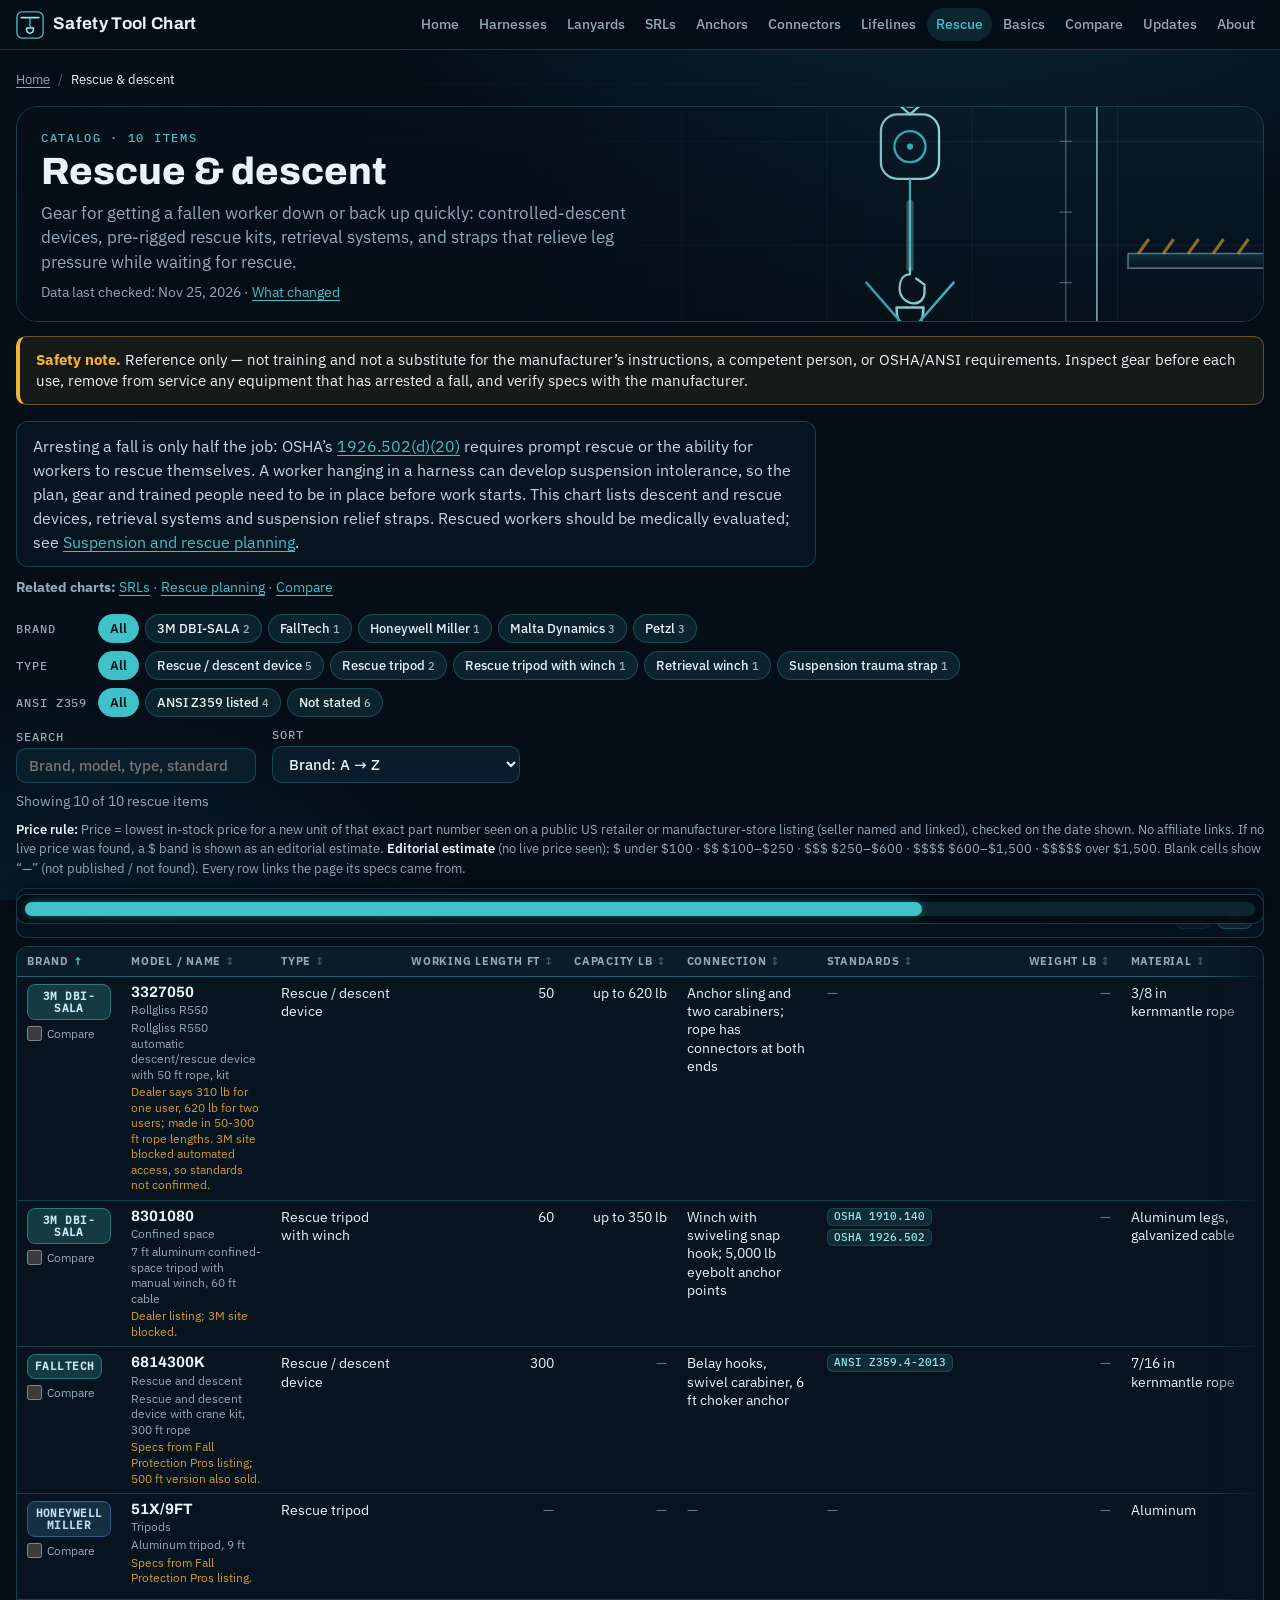
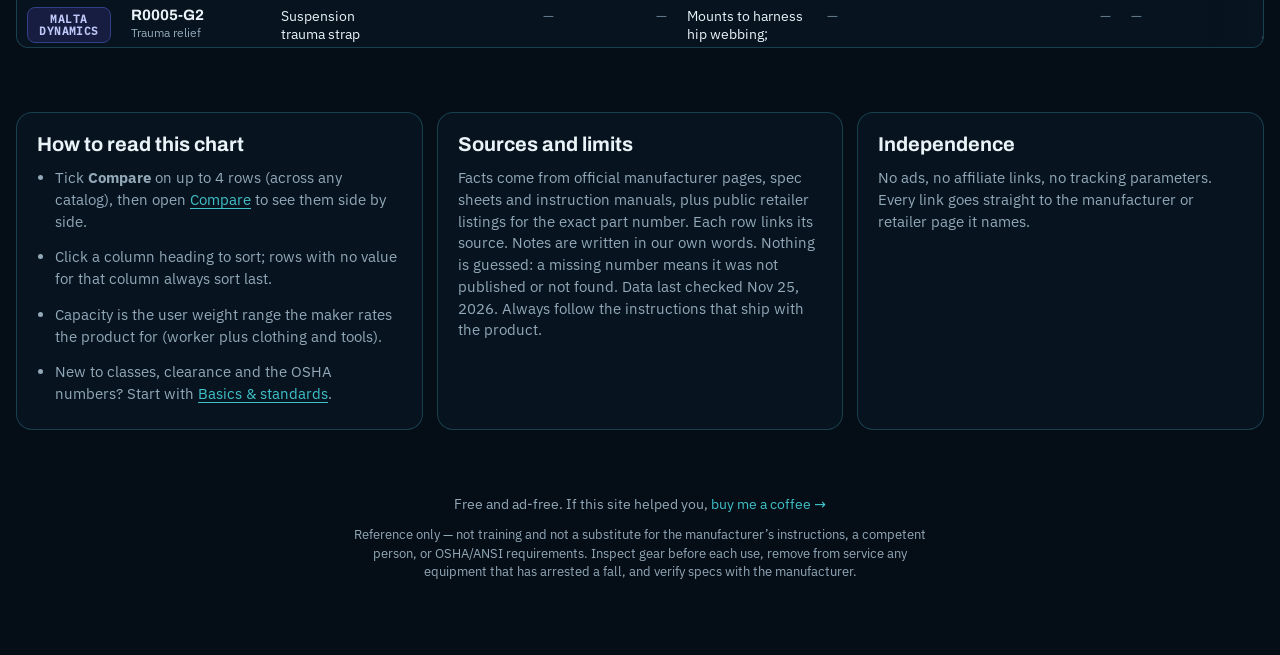
<file: rescue.html>
<!doctype html>
<html lang="en">
<head>
<meta charset="utf-8">
<meta name="viewport" content="width=device-width,initial-scale=1,viewport-fit=cover">
<meta name="msvalidate.01" content="77C3B18F4D942281667A47021926052C" />
<meta name="google-site-verification" content="DBsd4dRo6CszvxQNH2xXlYTnwq2I4v30uIsV_nwwEc8" />
<title>Rescue and Descent Devices Compared · Safety Tool Chart</title>
<meta name="description" content="Compare rescue and descent devices, rescue and retrieval systems, and suspension trauma relief straps: working length, capacity, standards, weight and price.">
<link rel="canonical" href="https://safetytoolchart.pages.dev/rescue">
<meta property="og:type" content="article">
<meta property="og:site_name" content="Safety Tool Chart">
<meta property="og:locale" content="en_US">
<meta property="og:title" content="Rescue and Descent Devices Compared · Safety Tool Chart">
<meta property="og:description" content="Compare rescue and descent devices, rescue and retrieval systems, and suspension trauma relief straps: working length, capacity, standards, weight and price.">
<meta property="og:url" content="https://safetytoolchart.pages.dev/rescue">
<meta property="og:image" content="https://safetytoolchart.pages.dev/og-image.png">
<meta property="og:image:type" content="image/png">
<meta property="og:image:width" content="1200">
<meta property="og:image:height" content="630">
<meta property="og:image:alt" content="Safety Tool Chart: an overhead anchor, a lanyard and a harness D-ring drawn in teal line art">
<meta name="twitter:card" content="summary_large_image">
<meta name="twitter:title" content="Rescue and Descent Devices Compared · Safety Tool Chart">
<meta name="twitter:description" content="Compare rescue and descent devices, rescue and retrieval systems, and suspension trauma relief straps: working length, capacity, standards, weight and price.">
<meta name="twitter:image" content="https://safetytoolchart.pages.dev/og-image.png">
<meta name="twitter:image:alt" content="Safety Tool Chart: an overhead anchor, a lanyard and a harness D-ring drawn in teal line art">
<meta name="theme-color" content="#050d16">
<link rel="icon" href="favicon.ico" sizes="any">
<link rel="icon" href="favicon.svg" type="image/svg+xml">
<link rel="apple-touch-icon" href="apple-touch-icon.png">
<link rel="preload" href="fonts/ibm-plex-sans-latin.woff2" as="font" type="font/woff2" crossorigin>
<link rel="stylesheet" href="theme.css?v=20261124a">
<script type="application/ld+json">{"@context": "https://schema.org", "@graph": [{"@type": "Dataset", "@id": "https://safetytoolchart.pages.dev/rescue#dataset", "name": "Rescue and descent devices and suspension trauma straps compared", "description": "Compare rescue and descent devices, rescue and retrieval systems, and suspension trauma relief straps: working length, capacity, standards, weight and price.", "url": "https://safetytoolchart.pages.dev/rescue", "inLanguage": "en", "creator": {"@type": "Person", "name": "Marcus Travis"}, "dateModified": "2026-11-25", "isAccessibleForFree": true, "keywords": ["fall protection", "rescue & descent", "OSHA", "ANSI Z359", "comparison chart"], "variableMeasured": ["Brand", "Model / name", "Type", "Working length ft", "Capacity lb", "Connection", "Standards", "Weight lb", "Material", "Features", "Price"], "distribution": [{"@type": "DataDownload", "encodingFormat": "text/plain", "contentUrl": "https://safetytoolchart.pages.dev/llms-full.txt"}]}, {"@type": "BreadcrumbList", "itemListElement": [{"@type": "ListItem", "position": 1, "name": "Home", "item": "https://safetytoolchart.pages.dev/"}, {"@type": "ListItem", "position": 2, "name": "Rescue & descent", "item": "https://safetytoolchart.pages.dev/rescue"}]}, {"@type": "ItemList", "name": "Rescue and descent devices and suspension trauma straps compared — Safety Tool Chart", "numberOfItems": 10, "itemListElement": [{"@type": "ListItem", "position": 1, "name": "Petzl D020AA00", "url": "https://safetytoolchart.pages.dev/rescue#p-petzl-ids-d020aa00"}, {"@type": "ListItem", "position": 2, "name": "Petzl D020BA00", "url": "https://safetytoolchart.pages.dev/rescue#p-petzl-idl-d020ba00"}, {"@type": "ListItem", "position": 3, "name": "Petzl D020CA00", "url": "https://safetytoolchart.pages.dev/rescue#p-petzl-id-evac-d020ca00"}, {"@type": "ListItem", "position": 4, "name": "Malta Dynamics R0005-G2", "url": "https://safetytoolchart.pages.dev/rescue#p-malta-dynamics-deluxe-trauma-strap-r0005-g2"}, {"@type": "ListItem", "position": 5, "name": "Malta Dynamics R0006", "url": "https://safetytoolchart.pages.dev/rescue#p-malta-dynamics-confined-space-tripod-r0006"}, {"@type": "ListItem", "position": 6, "name": "Malta Dynamics R0007", "url": "https://safetytoolchart.pages.dev/rescue#p-malta-dynamics-material-winch-r0007"}, {"@type": "ListItem", "position": 7, "name": "3M DBI-SALA 3327050", "url": "https://safetytoolchart.pages.dev/rescue#p-3m-dbi-sala-rollgliss-r550-3327050"}, {"@type": "ListItem", "position": 8, "name": "3M DBI-SALA 8301080", "url": "https://safetytoolchart.pages.dev/rescue#p-3m-dbi-sala-aluminum-tripod-winch-8301080"}, {"@type": "ListItem", "position": 9, "name": "FallTech 6814300K", "url": "https://safetytoolchart.pages.dev/rescue#p-falltech-rescue-descent-crane-kit-6814300k"}, {"@type": "ListItem", "position": 10, "name": "Honeywell Miller 51X/9FT", "url": "https://safetytoolchart.pages.dev/rescue#p-miller-aluminum-tripod-51x-9ft"}]}]}</script>
</head>
<body>
<div class="page-bg"></div>
<a class="skip" href="#main">Skip to content</a>
<nav class="topnav" aria-label="Primary">
  <div class="inner">
    <a class="brand" href="index.html">
      <svg width="28" height="28" viewBox="0 0 32 32" aria-hidden="true"><rect x="1" y="1" width="30" height="30" rx="6" fill="none" stroke="#3fc1c9" stroke-width="1.5"/><path d="M6 7.5 H26" stroke="#9be7ea" stroke-width="2" stroke-linecap="round"/><path d="M16 7.5 V15" stroke="#3fc1c9" stroke-width="1.6"/><path d="M16 15 c-2.2 1.4 2.2 2.6 0 4" fill="none" stroke="#3fc1c9" stroke-width="1.5"/><path d="M12 19.5 h8 a0 0 0 0 1 0 0 c0 3.8 -1.8 6 -4 6 s-4 -2.2 -4 -6 z" fill="none" stroke="#9be7ea" stroke-width="1.7" stroke-linejoin="round"/></svg>
      Safety Tool Chart
    </a>
    <button type="button" class="nav-toggle" aria-expanded="false" aria-controls="primary-nav" aria-label="Open menu">☰ Menu</button>
    <ul class="nav-links" id="primary-nav"><li><a href="index.html">Home</a></li><li><a href="harnesses.html">Harnesses</a></li><li><a href="lanyards.html">Lanyards</a></li><li><a href="srls.html">SRLs</a></li><li><a href="anchors.html">Anchors</a></li><li><a href="connectors.html">Connectors</a></li><li><a href="lifelines.html">Lifelines</a></li><li><a href="rescue.html" aria-current="page">Rescue</a></li><li><a href="basics.html">Basics</a></li><li><a href="compare.html">Compare <span class="cmp-n" hidden>0</span></a></li><li><a href="updates.html">Updates</a></li><li><a href="index.html#about">About</a></li></ul>
  </div>
</nav>
<div class="wrap chart-wrap" id="main">
<nav class="crumbs" aria-label="Breadcrumb"><ol><li><a href="index.html">Home</a></li><li><span aria-current="page">Rescue &amp; descent</span></li></ol></nav>
<header class="hero compact">
  <div class="hero-art"><svg class="hero-svg" viewBox="0 0 1200 420" preserveAspectRatio="xMaxYMid slice" aria-hidden="true">
  <defs>
    <linearGradient id="hsky" x1="0" y1="0" x2="0" y2="1">
      <stop offset="0%" stop-color="#0a2236"/>
      <stop offset="45%" stop-color="#071622"/>
      <stop offset="100%" stop-color="#050d16"/>
    </linearGradient>
    <linearGradient id="hglow" x1="0" y1="0" x2="0" y2="1">
      <stop offset="0%" stop-color="#3fc1c9" stop-opacity="0.16"/>
      <stop offset="100%" stop-color="#3fc1c9" stop-opacity="0"/>
    </linearGradient>
  </defs>
  <rect width="1200" height="420" fill="url(#hsky)"/>
  <!-- faint structural grid -->
  <g stroke="#8fb4c8" stroke-opacity="0.08" stroke-width="1">
    <path d="M0,140 H1200 M0,240 H1200 M0,340 H1200"/>
    <path d="M500,0 V420 M640,0 V420 M780,0 V420 M920,0 V420 M1060,0 V420"/>
  </g>
  <!-- overhead I-beam -->
  <g fill="none" stroke="#9be7ea" stroke-width="2">
    <path d="M560,34 H1200 M560,40 H1200"/>
    <path d="M560,62 H1200 M560,68 H1200"/>
    <path d="M560,34 V40 M560,62 V68"/>
  </g>
  <path d="M560,40 H1200 V62 H560 Z" fill="#3fc1c9" fill-opacity="0.06"/>
  <!-- beam clamp anchor -->
  <g fill="none" stroke="#3fc1c9" stroke-width="2.2" stroke-linejoin="round">
    <path d="M832,72 L824,72 L824,30 L836,22"/>
    <path d="M888,72 L896,72 L896,30 L884,22"/>
    <path d="M824,58 H896"/>
    <path d="M860,72 V86"/>
    <ellipse cx="860" cy="96" rx="9" ry="11"/>
  </g>
  <!-- SRL housing -->
  <g fill="none" stroke="#9be7ea" stroke-width="2.2">
    <path d="M851,106 l9,8 l9,-8"/>
    <rect x="832" y="114" width="56" height="62" rx="16"/>
    <circle cx="860" cy="145" r="15" stroke="#3fc1c9"/>
    <circle cx="860" cy="145" r="3" fill="#3fc1c9" stroke="none"/>
  </g>
  <!-- lifeline down to harness -->
  <path d="M860,176 V262" fill="none" stroke="#3fc1c9" stroke-width="2.2"/>
  <path d="M860,200 V262" fill="none" stroke="#9be7ea" stroke-opacity="0.35" stroke-width="7" stroke-linecap="round"/>
  <!-- snap hook -->
  <g fill="none" stroke="#9be7ea" stroke-width="2.2" stroke-linecap="round" stroke-linejoin="round">
    <path d="M860,262 v6 c-8,0 -10,8 -10,14 c0,9 8,14 14,14 c6,0 10,-5 10,-10 v-6"/>
    <path d="M874,278 l-8,-6"/>
  </g>
  <!-- harness back: D-ring and crossed straps -->
  <g fill="none" stroke="#3fc1c9" stroke-width="2.4" stroke-linecap="round" stroke-linejoin="round">
    <path d="M847,300 h26 c0,14 -6,22 -13,22 c-7,0 -13,-8 -13,-22 z" stroke="#9be7ea"/>
    <path d="M818,276 L902,372"/>
    <path d="M902,276 L818,372"/>
    <path d="M808,372 Q860,392 912,372"/>
    <path d="M824,390 L812,412 M896,390 L908,412"/>
  </g>
  <rect x="852" y="314" width="16" height="14" rx="2" fill="#050d16" stroke="#3fc1c9" stroke-width="1.6"/>
  <!-- clearance scale -->
  <g stroke="#8fb4c8" stroke-opacity="0.45" stroke-width="1.2" fill="none">
    <path d="M1010,72 V412"/>
    <path d="M1000,72 H1020 M1004,140 H1016 M1004,208 H1016 M1004,276 H1016 M1004,344 H1016 M1000,412 H1020"/>
  </g>
  <g fill="none" stroke="#9be7ea" stroke-opacity="0.7" stroke-width="1.6" stroke-linecap="round">
    <path d="M1040,80 V404 M1034,90 l6,-10 l6,10 M1034,394 l6,10 l6,-10"/>
  </g>
  <!-- working surface edge (leading edge) -->
  <g fill="none" stroke="#8fb4c8" stroke-width="1.6" stroke-opacity="0.55">
    <path d="M1070,248 H1200"/>
    <path d="M1070,248 V262 H1200"/>
  </g>
  <rect x="1070" y="248" width="130" height="14" fill="url(#hglow)"/>
  <g stroke="#f5b335" stroke-opacity="0.55" stroke-width="3">
    <path d="M1080,248 l10,-14 M1104,248 l10,-14 M1128,248 l10,-14 M1152,248 l10,-14 M1176,248 l10,-14"/>
  </g>
</svg>
</div>
  <div class="hero-copy">
    <span class="eyebrow">Catalog · 10 items</span>
    <h1>Rescue &amp; descent</h1>
    <p class="lede">Gear for getting a fallen worker down or back up quickly: controlled-descent devices, pre-rigged rescue kits, retrieval systems, and straps that relieve leg pressure while waiting for rescue.</p>
    <p class="checked">Data last checked: <time datetime="2026-11-25">Nov 25, 2026</time> · <a href="updates.html">What changed</a></p>
  </div>
</header>
<aside class="safety" role="note"><strong>Safety note.</strong> Reference only — not training and not a substitute for the manufacturer’s instructions, a competent person, or OSHA/ANSI requirements. Inspect gear before each use, remove from service any equipment that has arrested a fall, and verify specs with the manufacturer.</aside>
  <div class="answer">
    <p>Arresting a fall is only half the job: OSHA’s <a href="https://www.osha.gov/laws-regs/regulations/standardnumber/1926/1926.502" target="_blank" rel="noopener">1926.502(d)(20)</a> requires prompt rescue or the ability for workers to rescue themselves. A worker hanging in a harness can develop suspension intolerance, so the plan, gear and trained people need to be in place before work starts. This chart lists descent and rescue devices, retrieval systems and suspension relief straps. Rescued workers should be medically evaluated; see <a href="basics.html#rescue">Suspension and rescue planning</a>.</p>
  </div>
  <p class="related"><strong>Related charts:</strong> <a href="srls.html">SRLs</a> · <a href="basics.html#rescue">Rescue planning</a> · <a href="compare.html">Compare</a></p>
  <div class="toolbar">
    <div class="fgroups" id="fgroups"></div>
    <div class="tools">
      <label class="search">Search
        <input type="search" id="search" placeholder="Brand, model, type, standard" autocomplete="off">
      </label>
      <label class="sort">Sort
        <select id="sort"></select>
      </label>
    </div>
  </div>
  <p class="count" id="count" aria-live="polite"></p>
  <p class="table-caption" id="cap"><strong>Price rule:</strong> Price = lowest in-stock price for a new unit of that exact part number seen on a public US retailer or manufacturer-store listing (seller named and linked), checked on the date shown. No affiliate links. If no live price was found, a $ band is shown as an editorial estimate. <strong>Editorial estimate</strong> (no live price seen): $ under $100 · $$ $100–$250 · $$$ $250–$600 · $$$$ $600–$1,500 · $$$$$ over $1,500. Blank cells show “—” (not published / not found). Every row links the page its specs came from.</p>
  <div class="table-box">
    <table class="chart" aria-describedby="cap">
      <caption class="sr-only">Rescue &amp; descent: one row per part number</caption>
      <thead><tr><th scope="col"><button type="button" class="th-btn" data-k="brand">Brand</button></th><th scope="col"><button type="button" class="th-btn" data-k="model">Model / name</button></th><th scope="col"><button type="button" class="th-btn" data-k="type">Type</button></th><th class="num" scope="col"><button type="button" class="th-btn" data-k="length">Working length ft</button></th><th class="num" scope="col"><button type="button" class="th-btn" data-k="capacity">Capacity lb</button></th><th scope="col"><button type="button" class="th-btn" data-k="attachment">Connection</button></th><th scope="col"><button type="button" class="th-btn" data-k="standards">Standards</button></th><th class="num" scope="col"><button type="button" class="th-btn" data-k="weight">Weight lb</button></th><th scope="col"><button type="button" class="th-btn" data-k="material">Material</button></th><th scope="col"><button type="button" class="th-btn" data-k="features">Features</button></th><th scope="col"><button type="button" class="th-btn" data-k="price">Price</button></th><th scope="col">Links</th></tr></thead>
      <tbody id="rows"></tbody>
    </table>
  </div>
  <div class="notes">
    <section><h2>How to read this chart</h2><ul>
      <li>Tick <strong>Compare</strong> on up to 4 rows (across any catalog), then open <a href="compare.html">Compare</a> to see them side by side.</li>
      <li>Click a column heading to sort; rows with no value for that column always sort last.</li>
      <li>Capacity is the user weight range the maker rates the product for (worker plus clothing and tools).</li>
      <li>New to classes, clearance and the OSHA numbers? Start with <a href="basics.html">Basics &amp; standards</a>.</li>
    </ul></section>
    <section><h2>Sources and limits</h2>
      <p>Facts come from official manufacturer pages, spec sheets and instruction manuals, plus public retailer listings for the exact part number. Each row links its source. Notes are written in our own words. Nothing is guessed: a missing number means it was not published or not found. Data last checked Nov 25, 2026. Always follow the instructions that ship with the product.</p></section>
    <section><h2>Independence</h2>
      <p>No ads, no affiliate links, no tracking parameters. Every link goes straight to the manufacturer or retailer page it names.</p></section>
  </div>
</div>
<footer class="site-footer">
<p class="kofi">Free and ad-free. If this site helped you, <a href="https://ko-fi.com/marcustravis" target="_blank" rel="noopener">buy me a coffee →</a></p>
<p class="foot-safety">Reference only — not training and not a substitute for the manufacturer’s instructions, a competent person, or OSHA/ANSI requirements. Inspect gear before each use, remove from service any equipment that has arrested a fall, and verify specs with the manufacturer.</p>
</footer>
<script>
(function () {
  function syncNavH() {
    var nav = document.querySelector(".topnav");
    if (!nav) return;
    document.documentElement.style.setProperty("--nav-h", Math.ceil(nav.getBoundingClientRect().height) + "px");
  }
  syncNavH();
  window.addEventListener("resize", syncNavH);
  if (window.ResizeObserver && document.querySelector(".topnav")) {
    new ResizeObserver(syncNavH).observe(document.querySelector(".topnav"));
  }
})();
</script>
<script src="compare.js?v=20261124a" defer></script>
<script src="nav.js?v=20261124a" defer></script>
<script src="app.js?v=20261124a" defer></script>
<script src="scroll-hint.js?v=20261124a" defer></script>
<script>
const DATA = [{"id": "petzl-ids-d020aa00", "brand": "Petzl", "series": "I'D", "model": "D020AA00", "name": "I'D S self-braking descender with anti-panic handle, 10-11.5 mm rope", "type": "Rescue / descent device", "standards": ["CE EN 341 type 2 class A", "CE EN 12841 type C", "CE EN 15151-1", "ANSI Z359.9", "ANSI Z459.1", "NFPA 2500 General Use", "NFPA 2500 Technical Use"], "ansi_class": "ANSI Z359.9", "cap_min_lb": null, "cap_max_lb": 551, "length_ft": null, "weight_lb": 1.32, "attachment": "Single carabiner hole; fixed-rope descender", "gate_lbf": null, "material": "Aluminum, steel, nylon", "sizes": null, "features": "Handle-controlled descender with anti-panic stop and auto-lock for hands-free work positioning; side plate can be screw-locked for use in rescue kits.", "price_usd": 384.95, "price_source": "Petzl USA", "price_url": "https://www.petzl.com/US/en/Professional/Descenders/I-D-S", "price_checked": "2026-11-25", "price_scale": null, "product_url": "https://www.petzl.com/US/en/Professional/Descenders/I-D-S", "spec_url": "https://www.petzl.com/US/en/Professional/Descenders/I-D-S", "notes": "Petzl lists 140 kg working load for one person and up to 250 kg (272 kg with 11 mm NFPA General Use rope) for two-person rescue; cap_max_lb 551 = 250 kg x 2.2046. Weight 600 g converted. Yellow D020AA00, black D020AA01.", "rid": "p-petzl-ids-d020aa00", "_icon": null}, {"id": "petzl-idl-d020ba00", "brand": "Petzl", "series": "I'D", "model": "D020BA00", "name": "I'D L self-braking descender with anti-panic handle, 12.5-13 mm rope", "type": "Rescue / descent device", "standards": ["EN 341 type 2 class A", "CE EN 12841 type C", "ANSI Z359.9/3", "NFPA 2500 General Use"], "ansi_class": "ANSI Z359.9/3", "cap_min_lb": null, "cap_max_lb": 617, "length_ft": null, "weight_lb": 1.32, "attachment": "Single carabiner hole; fixed-rope descender", "gate_lbf": null, "material": "Aluminum, steel, nylon", "sizes": null, "features": "Larger-rope version of the I'D family, built for 12.5-13 mm rope and heavier loads, with the same anti-panic handle and auto-lock.", "price_usd": 384.95, "price_source": "Petzl USA", "price_url": "https://www.petzl.com/US/en/Professional/Descenders/I-D-L", "price_checked": "2026-11-25", "price_scale": null, "product_url": "https://www.petzl.com/US/en/Professional/Descenders/I-D-L", "spec_url": "https://www.petzl.com/US/en/Professional/Descenders/I-D-L", "notes": "150 kg one person, 280 kg two-person rescue per Petzl; cap_max_lb = 280 kg converted. Weight 600 g converted. Red D020BA00, black D020BA01.", "rid": "p-petzl-idl-d020ba00", "_icon": null}, {"id": "petzl-id-evac-d020ca00", "brand": "Petzl", "series": "I'D", "model": "D020CA00", "name": "I'D EVAC descender for evacuation kits, 10-11.5 mm rope", "type": "Rescue / descent device", "standards": ["EN 341 type 2 class A", "CE EN 12841 type C", "ANSI Z459.1", "ANSI Z359.9/3", "NFPA 2500 Technical Use"], "ansi_class": "ANSI Z359.9/3", "cap_min_lb": null, "cap_max_lb": 441, "length_ft": null, "weight_lb": 1.36, "attachment": "Single carabiner hole", "gate_lbf": null, "material": "Aluminum, steel, nylon", "sizes": null, "features": "Descender with open auxiliary brake meant to be built into evacuation/rescue kits; side plate locks with a screw.", "price_usd": 409.95, "price_source": "Petzl USA", "price_url": "https://www.petzl.com/US/en/Professional/Descenders/I-D-EVAC", "price_checked": "2026-11-25", "price_scale": null, "product_url": "https://www.petzl.com/US/en/Professional/Descenders/I-D-EVAC", "spec_url": "https://www.petzl.com/US/en/Professional/Descenders/I-D-EVAC", "notes": "140 kg one person; 200 kg two-person rescue per spec table (page text also says up to 250 kg in feature list); cap_max_lb uses 200 kg. Weight 615 g converted.", "rid": "p-petzl-id-evac-d020ca00", "_icon": null}, {"id": "malta-dynamics-deluxe-trauma-strap-r0005-g2", "brand": "Malta Dynamics", "series": "Trauma relief", "model": "R0005-G2", "name": "Deluxe suspension trauma relief strap, second generation", "type": "Suspension trauma strap", "standards": [], "ansi_class": null, "cap_min_lb": null, "cap_max_lb": null, "length_ft": null, "weight_lb": null, "attachment": "Mounts to harness hip webbing; quick-connect buckles", "gate_lbf": null, "material": null, "sizes": null, "features": "Foot-loop straps deploy into a bridge to stand on and ease leg-strap pressure while waiting for rescue; works one leg or both.", "price_usd": 21.99, "price_source": "Malta Dynamics store", "price_url": "https://maltadynamics.com/products/deluxe-suspension-trauma-relief-strap", "price_checked": "2026-11-25", "price_scale": null, "product_url": "https://maltadynamics.com/products/deluxe-suspension-trauma-relief-strap", "spec_url": "https://maltadynamics.com/products/deluxe-suspension-trauma-relief-strap", "notes": "Page says under 1 lb; no exact weight.", "rid": "p-malta-dynamics-deluxe-trauma-strap-r0005-g2", "_icon": null}, {"id": "malta-dynamics-confined-space-tripod-r0006", "brand": "Malta Dynamics", "series": "Confined space", "model": "R0006", "name": "Groundhog 7 ft confined-space rescue tripod, aluminum", "type": "Rescue tripod", "standards": [], "ansi_class": null, "cap_min_lb": null, "cap_max_lb": null, "length_ft": null, "weight_lb": null, "attachment": "Head accepts 3-way rescue SRL, personnel winch or mechanical device bracket", "gate_lbf": null, "material": "Aluminum telescoping legs", "sizes": null, "features": "Telescoping tripod with detent-pin height adjustment and rubber feet for vertical-entry retrieval systems.", "price_usd": 1899.99, "price_source": "Malta Dynamics store", "price_url": "https://maltadynamics.com/products/tripod", "price_checked": "2026-11-25", "price_scale": null, "product_url": "https://maltadynamics.com/products/tripod", "spec_url": "https://maltadynamics.com/products/tripod", "notes": "No load rating on page.", "rid": "p-malta-dynamics-confined-space-tripod-r0006", "_icon": null}, {"id": "malta-dynamics-material-winch-r0007", "brand": "Malta Dynamics", "series": "Confined space", "model": "R0007", "name": "Personnel/material winch with 115 ft galvanized cable", "type": "Retrieval winch", "standards": [], "ansi_class": null, "cap_min_lb": 130, "cap_max_lb": 310, "length_ft": 115, "weight_lb": null, "attachment": "Fits Malta tripod via 3-way bracket", "gate_lbf": null, "material": "Galvanized steel cable", "sizes": null, "features": "Hand winch for raising or lowering a worker in rescue or evacuation and can lock the load in place.", "price_usd": 1799.99, "price_source": "Malta Dynamics store", "price_url": "https://maltadynamics.com/products/winch", "price_checked": "2026-11-25", "price_scale": null, "product_url": "https://maltadynamics.com/products/winch", "spec_url": "https://maltadynamics.com/products/winch", "notes": null, "rid": "p-malta-dynamics-material-winch-r0007", "_icon": null}, {"id": "3m-dbi-sala-rollgliss-r550-3327050", "brand": "3M DBI-SALA", "series": "Rollgliss R550", "model": "3327050", "name": "Rollgliss R550 automatic descent/rescue device with 50 ft rope, kit", "type": "Rescue / descent device", "standards": [], "ansi_class": null, "cap_min_lb": null, "cap_max_lb": 620, "length_ft": 50, "weight_lb": null, "attachment": "Anchor sling and two carabiners; rope has connectors at both ends", "gate_lbf": null, "material": "3/8 in kernmantle rope", "sizes": null, "features": "Automatic controlled descent with built-in lifting wheel for assisted rescue; works in both directions for repeat rescues.", "price_usd": 1555.63, "price_source": "Dakota Riggers", "price_url": "https://dakotariggers.com/products/r550", "price_checked": "2026-11-25", "price_scale": null, "product_url": null, "spec_url": "https://dakotariggers.com/products/r550", "notes": "Dealer says 310 lb for one user, 620 lb for two users; made in 50-300 ft rope lengths. 3M site blocked automated access, so standards not confirmed.", "rid": "p-3m-dbi-sala-rollgliss-r550-3327050", "_icon": null}, {"id": "3m-dbi-sala-aluminum-tripod-winch-8301080", "brand": "3M DBI-SALA", "series": "Confined space", "model": "8301080", "name": "7 ft aluminum confined-space tripod with manual winch, 60 ft cable", "type": "Rescue tripod with winch", "standards": ["OSHA 1910.140", "OSHA 1926.502"], "ansi_class": null, "cap_min_lb": null, "cap_max_lb": 350, "length_ft": 60, "weight_lb": null, "attachment": "Winch with swiveling snap hook; 5,000 lb eyebolt anchor points", "gate_lbf": null, "material": "Aluminum legs, galvanized cable", "sizes": null, "features": "One-person-setup tripod with telescoping locking legs, built-in pulley and RFID tag for retrieval.", "price_usd": 5084.18, "price_source": "Dakota Riggers", "price_url": "https://dakotariggers.com/products/3m%E2%84%A2-dbi-sala%C2%AE-confined-space-aluminum-tripod-with-salalift%E2%84%A2-ii-winch", "price_checked": "2026-11-25", "price_scale": null, "product_url": null, "spec_url": "https://dakotariggers.com/products/3m%E2%84%A2-dbi-sala%C2%AE-confined-space-aluminum-tripod-with-salalift%E2%84%A2-ii-winch", "notes": "Dealer listing; 3M site blocked.", "rid": "p-3m-dbi-sala-aluminum-tripod-winch-8301080", "_icon": null}, {"id": "falltech-rescue-descent-crane-kit-6814300k", "brand": "FallTech", "series": "Rescue and descent", "model": "6814300K", "name": "Rescue and descent device with crane kit, 300 ft rope", "type": "Rescue / descent device", "standards": ["ANSI Z359.4-2013"], "ansi_class": null, "cap_min_lb": null, "cap_max_lb": null, "length_ft": 300, "weight_lb": null, "attachment": "Belay hooks, swivel carabiner, 6 ft choker anchor", "gate_lbf": null, "material": "7/16 in kernmantle rope", "sizes": null, "features": "Bi-directional descent and lifting unit with hand wheel, ratchet handle and drill adapter plus a backpack bag.", "price_usd": 3687.97, "price_source": "Fall Protection Pros", "price_url": "https://fallprotectionpros.com/products/falltech-rescue-and-descent-crane-kit-with-storage-bag-300-ft", "price_checked": "2026-11-25", "price_scale": null, "product_url": null, "spec_url": "https://fallprotectionpros.com/products/falltech-rescue-and-descent-crane-kit-with-storage-bag-300-ft", "notes": "Specs from Fall Protection Pros listing; 500 ft version also sold.", "rid": "p-falltech-rescue-descent-crane-kit-6814300k", "_icon": null}, {"id": "miller-aluminum-tripod-51x-9ft", "brand": "Honeywell Miller", "series": "Tripods", "model": "51X/9FT", "name": "Aluminum tripod, 9 ft", "type": "Rescue tripod", "standards": [], "ansi_class": null, "cap_min_lb": null, "cap_max_lb": null, "length_ft": null, "weight_lb": null, "attachment": null, "gate_lbf": null, "material": "Aluminum", "sizes": null, "features": "Portable aluminum tripod with independent leg locks, safety chain and skid-resistant feet; takes 5,000 lb vertical pull.", "price_usd": 2039.97, "price_source": "Fall Protection Pros", "price_url": "https://fallprotectionpros.com/products/miller-aluminum-tripod-9ft", "price_checked": "2026-11-25", "price_scale": null, "product_url": null, "spec_url": "https://fallprotectionpros.com/products/miller-aluminum-tripod-9ft", "notes": "Specs from Fall Protection Pros listing.", "rid": "p-miller-aluminum-tripod-51x-9ft", "_icon": null}];
document.addEventListener("DOMContentLoaded", function () { initCatalog(DATA, {"noun": "rescue items", "cols": ["brand", "model", "type", "length", "capacity", "attachment", "standards", "weight", "material", "features", "price", "links"], "labels": {"brand": "Brand", "model": "Model / name", "type": "Type", "standards": "Standards", "cls": "Class", "capacity": "Capacity lb", "length": "Working length ft", "weight": "Weight lb", "attachment": "Connection", "gate": "Gate lbf", "material": "Material", "sizes": "Sizes", "features": "Features", "price": "Price", "links": "Links"}, "filters": ["brand", "type", "ansi", "csa"], "defaultSort": "brand"}); });
</script>
<!-- Cloudflare Web Analytics --><script type='module' src='https://static.cloudflareinsights.com/beacon.min.js' data-cf-beacon='{"token": "22edf9db96334f9380517b93ca527ff9"}'></script><!-- End Cloudflare Web Analytics -->
</body>
</html>
</file>
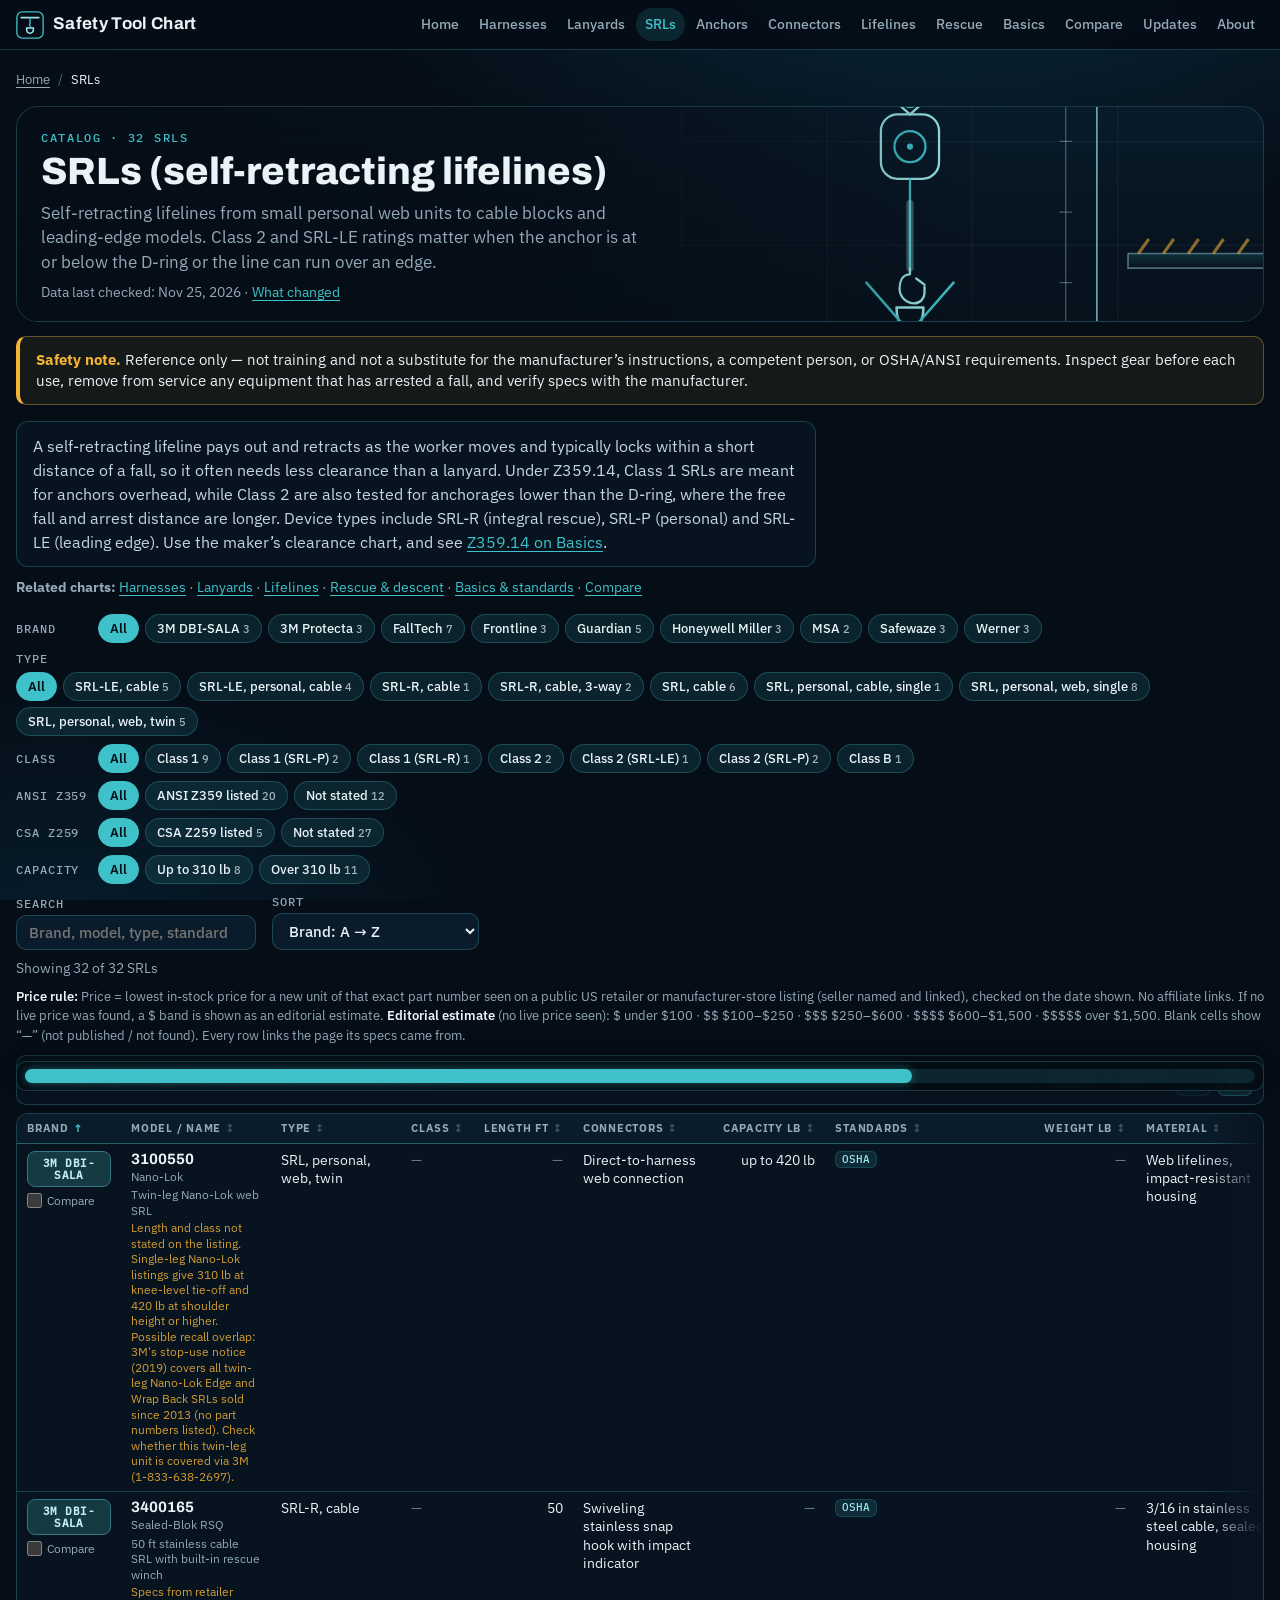
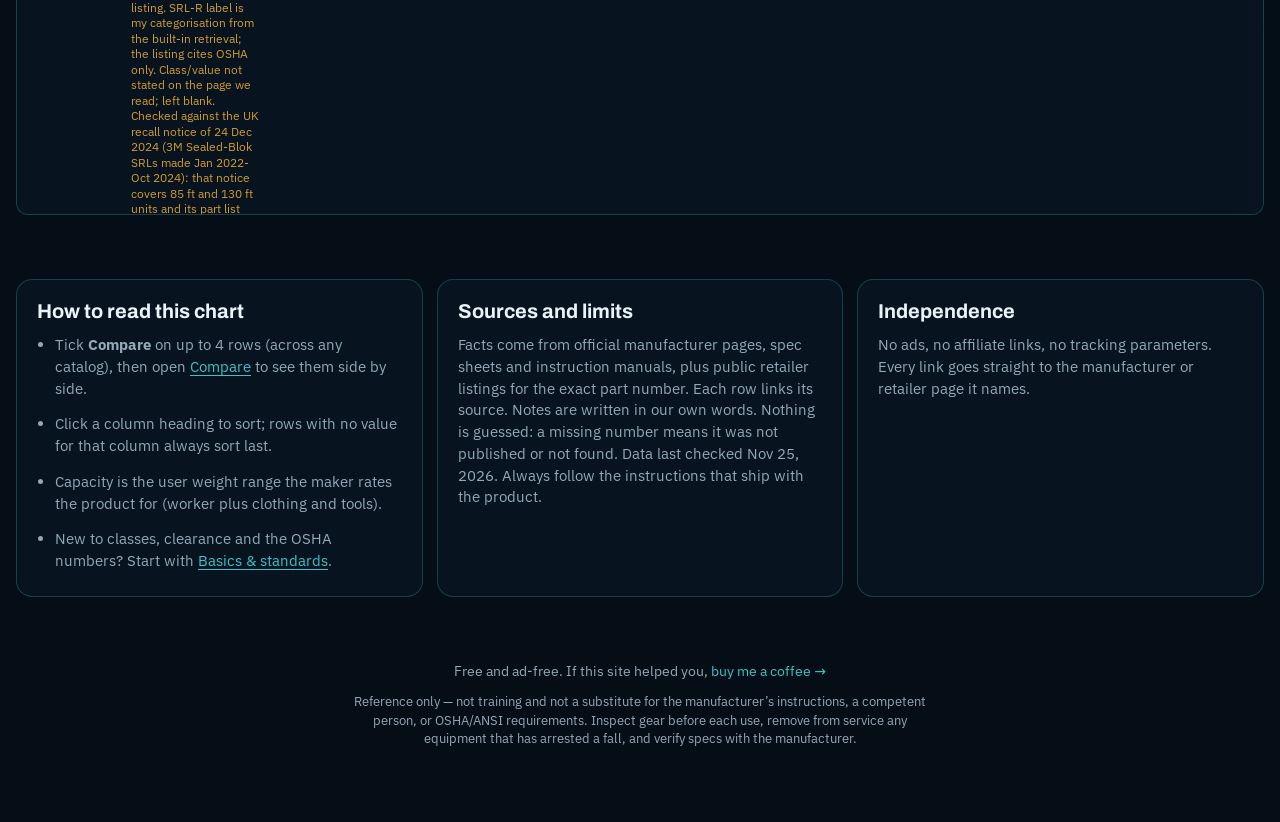
<file: srls.html>
<!doctype html>
<html lang="en">
<head>
<meta charset="utf-8">
<meta name="viewport" content="width=device-width,initial-scale=1,viewport-fit=cover">
<meta name="msvalidate.01" content="77C3B18F4D942281667A47021926052C" />
<meta name="google-site-verification" content="DBsd4dRo6CszvxQNH2xXlYTnwq2I4v30uIsV_nwwEc8" />
<title>SRLs Compared: Class 1, Class 2, SRL-LE · Safety Tool Chart</title>
<meta name="description" content="Compare self-retracting lifelines by brand: web and cable, single and twin, ANSI Z359.14 Class 1 and 2, leading-edge SRL-LE, length, capacity and price.">
<link rel="canonical" href="https://safetytoolchart.pages.dev/srls">
<meta property="og:type" content="article">
<meta property="og:site_name" content="Safety Tool Chart">
<meta property="og:locale" content="en_US">
<meta property="og:title" content="SRLs Compared: Class 1, Class 2, SRL-LE · Safety Tool Chart">
<meta property="og:description" content="Compare self-retracting lifelines by brand: web and cable, single and twin, ANSI Z359.14 Class 1 and 2, leading-edge SRL-LE, length, capacity and price.">
<meta property="og:url" content="https://safetytoolchart.pages.dev/srls">
<meta property="og:image" content="https://safetytoolchart.pages.dev/og-image.png">
<meta property="og:image:type" content="image/png">
<meta property="og:image:width" content="1200">
<meta property="og:image:height" content="630">
<meta property="og:image:alt" content="Safety Tool Chart: an overhead anchor, a lanyard and a harness D-ring drawn in teal line art">
<meta name="twitter:card" content="summary_large_image">
<meta name="twitter:title" content="SRLs Compared: Class 1, Class 2, SRL-LE · Safety Tool Chart">
<meta name="twitter:description" content="Compare self-retracting lifelines by brand: web and cable, single and twin, ANSI Z359.14 Class 1 and 2, leading-edge SRL-LE, length, capacity and price.">
<meta name="twitter:image" content="https://safetytoolchart.pages.dev/og-image.png">
<meta name="twitter:image:alt" content="Safety Tool Chart: an overhead anchor, a lanyard and a harness D-ring drawn in teal line art">
<meta name="theme-color" content="#050d16">
<link rel="icon" href="favicon.ico" sizes="any">
<link rel="icon" href="favicon.svg" type="image/svg+xml">
<link rel="apple-touch-icon" href="apple-touch-icon.png">
<link rel="preload" href="fonts/ibm-plex-sans-latin.woff2" as="font" type="font/woff2" crossorigin>
<link rel="stylesheet" href="theme.css?v=20261124a">
<script type="application/ld+json">{"@context": "https://schema.org", "@graph": [{"@type": "Dataset", "@id": "https://safetytoolchart.pages.dev/srls#dataset", "name": "Self-retracting lifelines (SRLs) compared: Class 1, Class 2, SRL-LE", "description": "Compare self-retracting lifelines by brand: web and cable, single and twin, ANSI Z359.14 Class 1 and 2, leading-edge SRL-LE, length, capacity and price.", "url": "https://safetytoolchart.pages.dev/srls", "inLanguage": "en", "creator": {"@type": "Person", "name": "Marcus Travis"}, "dateModified": "2026-11-25", "isAccessibleForFree": true, "keywords": ["fall protection", "srls", "OSHA", "ANSI Z359", "comparison chart"], "variableMeasured": ["Brand", "Model / name", "Type", "Class", "Length ft", "Connectors", "Capacity lb", "Standards", "Weight lb", "Material", "Features", "Price"], "distribution": [{"@type": "DataDownload", "encodingFormat": "text/plain", "contentUrl": "https://safetytoolchart.pages.dev/llms-full.txt"}]}, {"@type": "BreadcrumbList", "itemListElement": [{"@type": "ListItem", "position": 1, "name": "Home", "item": "https://safetytoolchart.pages.dev/"}, {"@type": "ListItem", "position": 2, "name": "SRLs", "item": "https://safetytoolchart.pages.dev/srls"}]}, {"@type": "ItemList", "name": "Self-retracting lifelines (SRLs) compared: Class 1, Class 2, SRL-LE — Safety Tool Chart", "numberOfItems": 32, "itemListElement": [{"@type": "ListItem", "position": 1, "name": "FallTech 84709SP1", "url": "https://safetytoolchart.pages.dev/srls#p-falltech-ft-x-web-84709sp1"}, {"@type": "ListItem", "position": 2, "name": "FallTech 84709TP1", "url": "https://safetytoolchart.pages.dev/srls#p-falltech-ft-x-web-84709tp1"}, {"@type": "ListItem", "position": 3, "name": "FallTech 723760", "url": "https://safetytoolchart.pages.dev/srls#p-falltech-ctr-723760"}, {"@type": "ListItem", "position": 4, "name": "FallTech 721530LEC", "url": "https://safetytoolchart.pages.dev/srls#p-falltech-ft-r-721530lec"}, {"@type": "ListItem", "position": 5, "name": "FallTech 84108SP1", "url": "https://safetytoolchart.pages.dev/srls#p-falltech-ft-x-edgecore-84108sp1"}, {"@type": "ListItem", "position": 6, "name": "FallTech 721560R", "url": "https://safetytoolchart.pages.dev/srls#p-falltech-ft-r-srl-r-721560r"}, {"@type": "ListItem", "position": 7, "name": "FallTech 82706TB1", "url": "https://safetytoolchart.pages.dev/srls#p-falltech-duratech-82706tb1"}, {"@type": "ListItem", "position": 8, "name": "Honeywell Miller MTL-OHW1-01/6FT", "url": "https://safetytoolchart.pages.dev/srls#p-miller-turbolite-mtl-ohw1-01-6ft"}, {"@type": "ListItem", "position": 9, "name": "Honeywell Miller MTL-OHW2-28/6FT", "url": "https://safetytoolchart.pages.dev/srls#p-miller-turbolite-mtl-ohw2-28-6ft"}, {"@type": "ListItem", "position": 10, "name": "Honeywell Miller MFS-LEP1-02/30FT", "url": "https://safetytoolchart.pages.dev/srls#p-miller-falcon-edge-mfs-lep1-02-30ft"}, {"@type": "ListItem", "position": 11, "name": "3M Protecta 3590046", "url": "https://safetytoolchart.pages.dev/srls#p-3m-protecta-rebel-3590046"}, {"@type": "ListItem", "position": 12, "name": "3M Protecta 3590038", "url": "https://safetytoolchart.pages.dev/srls#p-3m-protecta-rebel-3590038"}, {"@type": "ListItem", "position": 13, "name": "3M DBI-SALA 3500288", "url": "https://safetytoolchart.pages.dev/srls#p-3m-dbi-sala-nano-lok-edge-3500288"}, {"@type": "ListItem", "position": 14, "name": "3M Protecta 3100506", "url": "https://safetytoolchart.pages.dev/srls#p-3m-protecta-rebel-web-3100506"}, {"@type": "ListItem", "position": 15, "name": "3M DBI-SALA 3100550", "url": "https://safetytoolchart.pages.dev/srls#p-3m-dbi-sala-nano-lok-twin-3100550"}, {"@type": "ListItem", "position": 16, "name": "3M DBI-SALA 3400165", "url": "https://safetytoolchart.pages.dev/srls#p-3m-dbi-sala-sealed-blok-rsq-3400165"}, {"@type": "ListItem", "position": 17, "name": "MSA 63410-00A", "url": "https://safetytoolchart.pages.dev/srls#p-msa-v-edge-63410-00a"}, {"@type": "ListItem", "position": 18, "name": "MSA VSOHW-031-NB-A", "url": "https://safetytoolchart.pages.dev/srls#p-msa-v-shock-vsohw-031-nb-a"}, {"@type": "ListItem", "position": 19, "name": "Guardian 1400198", "url": "https://safetytoolchart.pages.dev/srls#p-guardian-cr5-1400198"}, {"@type": "ListItem", "position": 20, "name": "Guardian 4200202", "url": "https://safetytoolchart.pages.dev/srls#p-guardian-cr3-edge-4200202"}, {"@type": "ListItem", "position": 21, "name": "Guardian 10910", "url": "https://safetytoolchart.pages.dev/srls#p-guardian-halo-10910"}, {"@type": "ListItem", "position": 22, "name": "Guardian 10918", "url": "https://safetytoolchart.pages.dev/srls#p-guardian-halo-big-block-10918"}, {"@type": "ListItem", "position": 23, "name": "Guardian 10974", "url": "https://safetytoolchart.pages.dev/srls#p-guardian-3-way-rescue-10974"}, {"@type": "ListItem", "position": 24, "name": "Frontline RPW061S", "url": "https://safetytoolchart.pages.dev/srls#p-frontline-rpw061s"}, {"@type": "ListItem", "position": 25, "name": "Frontline RPG100", "url": "https://safetytoolchart.pages.dev/srls#p-frontline-rpg100"}, {"@type": "ListItem", "position": 26, "name": "Frontline RPG50LE", "url": "https://safetytoolchart.pages.dev/srls#p-frontline-rpg50le"}, {"@type": "ListItem", "position": 27, "name": "Safewaze 023-5350", "url": "https://safetytoolchart.pages.dev/srls#p-safewaze-latitude-edge-023-5350"}, {"@type": "ListItem", "position": 28, "name": "Safewaze 019-5044", "url": "https://safetytoolchart.pages.dev/srls#p-safewaze-latitude-019-5044"}, {"@type": "ListItem", "position": 29, "name": "Safewaze FS-EX10-100-G", "url": "https://safetytoolchart.pages.dev/srls#p-safewaze-northstar-classic-fs-ex10-100-g"}, {"@type": "ListItem", "position": 30, "name": "Werner R530007", "url": "https://safetytoolchart.pages.dev/srls#p-werner-baseline-r530007"}, {"@type": "ListItem", "position": 31, "name": "Werner R531007", "url": "https://safetytoolchart.pages.dev/srls#p-werner-baseline-twin-r531007"}, {"@type": "ListItem", "position": 32, "name": "Werner R410020", "url": "https://safetytoolchart.pages.dev/srls#p-werner-max-patrol-r410020"}]}]}</script>
</head>
<body>
<div class="page-bg"></div>
<a class="skip" href="#main">Skip to content</a>
<nav class="topnav" aria-label="Primary">
  <div class="inner">
    <a class="brand" href="index.html">
      <svg width="28" height="28" viewBox="0 0 32 32" aria-hidden="true"><rect x="1" y="1" width="30" height="30" rx="6" fill="none" stroke="#3fc1c9" stroke-width="1.5"/><path d="M6 7.5 H26" stroke="#9be7ea" stroke-width="2" stroke-linecap="round"/><path d="M16 7.5 V15" stroke="#3fc1c9" stroke-width="1.6"/><path d="M16 15 c-2.2 1.4 2.2 2.6 0 4" fill="none" stroke="#3fc1c9" stroke-width="1.5"/><path d="M12 19.5 h8 a0 0 0 0 1 0 0 c0 3.8 -1.8 6 -4 6 s-4 -2.2 -4 -6 z" fill="none" stroke="#9be7ea" stroke-width="1.7" stroke-linejoin="round"/></svg>
      Safety Tool Chart
    </a>
    <button type="button" class="nav-toggle" aria-expanded="false" aria-controls="primary-nav" aria-label="Open menu">☰ Menu</button>
    <ul class="nav-links" id="primary-nav"><li><a href="index.html">Home</a></li><li><a href="harnesses.html">Harnesses</a></li><li><a href="lanyards.html">Lanyards</a></li><li><a href="srls.html" aria-current="page">SRLs</a></li><li><a href="anchors.html">Anchors</a></li><li><a href="connectors.html">Connectors</a></li><li><a href="lifelines.html">Lifelines</a></li><li><a href="rescue.html">Rescue</a></li><li><a href="basics.html">Basics</a></li><li><a href="compare.html">Compare <span class="cmp-n" hidden>0</span></a></li><li><a href="updates.html">Updates</a></li><li><a href="index.html#about">About</a></li></ul>
  </div>
</nav>
<div class="wrap chart-wrap" id="main">
<nav class="crumbs" aria-label="Breadcrumb"><ol><li><a href="index.html">Home</a></li><li><span aria-current="page">SRLs</span></li></ol></nav>
<header class="hero compact">
  <div class="hero-art"><svg class="hero-svg" viewBox="0 0 1200 420" preserveAspectRatio="xMaxYMid slice" aria-hidden="true">
  <defs>
    <linearGradient id="hsky" x1="0" y1="0" x2="0" y2="1">
      <stop offset="0%" stop-color="#0a2236"/>
      <stop offset="45%" stop-color="#071622"/>
      <stop offset="100%" stop-color="#050d16"/>
    </linearGradient>
    <linearGradient id="hglow" x1="0" y1="0" x2="0" y2="1">
      <stop offset="0%" stop-color="#3fc1c9" stop-opacity="0.16"/>
      <stop offset="100%" stop-color="#3fc1c9" stop-opacity="0"/>
    </linearGradient>
  </defs>
  <rect width="1200" height="420" fill="url(#hsky)"/>
  <!-- faint structural grid -->
  <g stroke="#8fb4c8" stroke-opacity="0.08" stroke-width="1">
    <path d="M0,140 H1200 M0,240 H1200 M0,340 H1200"/>
    <path d="M500,0 V420 M640,0 V420 M780,0 V420 M920,0 V420 M1060,0 V420"/>
  </g>
  <!-- overhead I-beam -->
  <g fill="none" stroke="#9be7ea" stroke-width="2">
    <path d="M560,34 H1200 M560,40 H1200"/>
    <path d="M560,62 H1200 M560,68 H1200"/>
    <path d="M560,34 V40 M560,62 V68"/>
  </g>
  <path d="M560,40 H1200 V62 H560 Z" fill="#3fc1c9" fill-opacity="0.06"/>
  <!-- beam clamp anchor -->
  <g fill="none" stroke="#3fc1c9" stroke-width="2.2" stroke-linejoin="round">
    <path d="M832,72 L824,72 L824,30 L836,22"/>
    <path d="M888,72 L896,72 L896,30 L884,22"/>
    <path d="M824,58 H896"/>
    <path d="M860,72 V86"/>
    <ellipse cx="860" cy="96" rx="9" ry="11"/>
  </g>
  <!-- SRL housing -->
  <g fill="none" stroke="#9be7ea" stroke-width="2.2">
    <path d="M851,106 l9,8 l9,-8"/>
    <rect x="832" y="114" width="56" height="62" rx="16"/>
    <circle cx="860" cy="145" r="15" stroke="#3fc1c9"/>
    <circle cx="860" cy="145" r="3" fill="#3fc1c9" stroke="none"/>
  </g>
  <!-- lifeline down to harness -->
  <path d="M860,176 V262" fill="none" stroke="#3fc1c9" stroke-width="2.2"/>
  <path d="M860,200 V262" fill="none" stroke="#9be7ea" stroke-opacity="0.35" stroke-width="7" stroke-linecap="round"/>
  <!-- snap hook -->
  <g fill="none" stroke="#9be7ea" stroke-width="2.2" stroke-linecap="round" stroke-linejoin="round">
    <path d="M860,262 v6 c-8,0 -10,8 -10,14 c0,9 8,14 14,14 c6,0 10,-5 10,-10 v-6"/>
    <path d="M874,278 l-8,-6"/>
  </g>
  <!-- harness back: D-ring and crossed straps -->
  <g fill="none" stroke="#3fc1c9" stroke-width="2.4" stroke-linecap="round" stroke-linejoin="round">
    <path d="M847,300 h26 c0,14 -6,22 -13,22 c-7,0 -13,-8 -13,-22 z" stroke="#9be7ea"/>
    <path d="M818,276 L902,372"/>
    <path d="M902,276 L818,372"/>
    <path d="M808,372 Q860,392 912,372"/>
    <path d="M824,390 L812,412 M896,390 L908,412"/>
  </g>
  <rect x="852" y="314" width="16" height="14" rx="2" fill="#050d16" stroke="#3fc1c9" stroke-width="1.6"/>
  <!-- clearance scale -->
  <g stroke="#8fb4c8" stroke-opacity="0.45" stroke-width="1.2" fill="none">
    <path d="M1010,72 V412"/>
    <path d="M1000,72 H1020 M1004,140 H1016 M1004,208 H1016 M1004,276 H1016 M1004,344 H1016 M1000,412 H1020"/>
  </g>
  <g fill="none" stroke="#9be7ea" stroke-opacity="0.7" stroke-width="1.6" stroke-linecap="round">
    <path d="M1040,80 V404 M1034,90 l6,-10 l6,10 M1034,394 l6,10 l6,-10"/>
  </g>
  <!-- working surface edge (leading edge) -->
  <g fill="none" stroke="#8fb4c8" stroke-width="1.6" stroke-opacity="0.55">
    <path d="M1070,248 H1200"/>
    <path d="M1070,248 V262 H1200"/>
  </g>
  <rect x="1070" y="248" width="130" height="14" fill="url(#hglow)"/>
  <g stroke="#f5b335" stroke-opacity="0.55" stroke-width="3">
    <path d="M1080,248 l10,-14 M1104,248 l10,-14 M1128,248 l10,-14 M1152,248 l10,-14 M1176,248 l10,-14"/>
  </g>
</svg>
</div>
  <div class="hero-copy">
    <span class="eyebrow">Catalog · 32 SRLs</span>
    <h1>SRLs (self-retracting lifelines)</h1>
    <p class="lede">Self-retracting lifelines from small personal web units to cable blocks and leading-edge models. Class 2 and SRL-LE ratings matter when the anchor is at or below the D-ring or the line can run over an edge.</p>
    <p class="checked">Data last checked: <time datetime="2026-11-25">Nov 25, 2026</time> · <a href="updates.html">What changed</a></p>
  </div>
</header>
<aside class="safety" role="note"><strong>Safety note.</strong> Reference only — not training and not a substitute for the manufacturer’s instructions, a competent person, or OSHA/ANSI requirements. Inspect gear before each use, remove from service any equipment that has arrested a fall, and verify specs with the manufacturer.</aside>
  <div class="answer">
    <p>A self-retracting lifeline pays out and retracts as the worker moves and typically locks within a short distance of a fall, so it often needs less clearance than a lanyard. Under Z359.14, Class 1 SRLs are meant for anchors overhead, while Class 2 are also tested for anchorages lower than the D-ring, where the free fall and arrest distance are longer. Device types include SRL-R (integral rescue), SRL-P (personal) and SRL-LE (leading edge). Use the maker’s clearance chart, and see <a href="basics.html#ansi">Z359.14 on Basics</a>.</p>
  </div>
  <p class="related"><strong>Related charts:</strong> <a href="harnesses.html">Harnesses</a> · <a href="lanyards.html">Lanyards</a> · <a href="lifelines.html">Lifelines</a> · <a href="rescue.html">Rescue &amp; descent</a> · <a href="basics.html">Basics &amp; standards</a> · <a href="compare.html">Compare</a></p>
  <div class="toolbar">
    <div class="fgroups" id="fgroups"></div>
    <div class="tools">
      <label class="search">Search
        <input type="search" id="search" placeholder="Brand, model, type, standard" autocomplete="off">
      </label>
      <label class="sort">Sort
        <select id="sort"></select>
      </label>
    </div>
  </div>
  <p class="count" id="count" aria-live="polite"></p>
  <p class="table-caption" id="cap"><strong>Price rule:</strong> Price = lowest in-stock price for a new unit of that exact part number seen on a public US retailer or manufacturer-store listing (seller named and linked), checked on the date shown. No affiliate links. If no live price was found, a $ band is shown as an editorial estimate. <strong>Editorial estimate</strong> (no live price seen): $ under $100 · $$ $100–$250 · $$$ $250–$600 · $$$$ $600–$1,500 · $$$$$ over $1,500. Blank cells show “—” (not published / not found). Every row links the page its specs came from.</p>
  <div class="table-box">
    <table class="chart" aria-describedby="cap">
      <caption class="sr-only">SRLs (self-retracting lifelines): one row per part number</caption>
      <thead><tr><th scope="col"><button type="button" class="th-btn" data-k="brand">Brand</button></th><th scope="col"><button type="button" class="th-btn" data-k="model">Model / name</button></th><th scope="col"><button type="button" class="th-btn" data-k="type">Type</button></th><th scope="col"><button type="button" class="th-btn" data-k="cls">Class</button></th><th class="num" scope="col"><button type="button" class="th-btn" data-k="length">Length ft</button></th><th scope="col"><button type="button" class="th-btn" data-k="attachment">Connectors</button></th><th class="num" scope="col"><button type="button" class="th-btn" data-k="capacity">Capacity lb</button></th><th scope="col"><button type="button" class="th-btn" data-k="standards">Standards</button></th><th class="num" scope="col"><button type="button" class="th-btn" data-k="weight">Weight lb</button></th><th scope="col"><button type="button" class="th-btn" data-k="material">Material</button></th><th scope="col"><button type="button" class="th-btn" data-k="features">Features</button></th><th scope="col"><button type="button" class="th-btn" data-k="price">Price</button></th><th scope="col">Links</th></tr></thead>
      <tbody id="rows"></tbody>
    </table>
  </div>
  <div class="notes">
    <section><h2>How to read this chart</h2><ul>
      <li>Tick <strong>Compare</strong> on up to 4 rows (across any catalog), then open <a href="compare.html">Compare</a> to see them side by side.</li>
      <li>Click a column heading to sort; rows with no value for that column always sort last.</li>
      <li>Capacity is the user weight range the maker rates the product for (worker plus clothing and tools).</li>
      <li>New to classes, clearance and the OSHA numbers? Start with <a href="basics.html">Basics &amp; standards</a>.</li>
    </ul></section>
    <section><h2>Sources and limits</h2>
      <p>Facts come from official manufacturer pages, spec sheets and instruction manuals, plus public retailer listings for the exact part number. Each row links its source. Notes are written in our own words. Nothing is guessed: a missing number means it was not published or not found. Data last checked Nov 25, 2026. Always follow the instructions that ship with the product.</p></section>
    <section><h2>Independence</h2>
      <p>No ads, no affiliate links, no tracking parameters. Every link goes straight to the manufacturer or retailer page it names.</p></section>
  </div>
</div>
<footer class="site-footer">
<p class="kofi">Free and ad-free. If this site helped you, <a href="https://ko-fi.com/marcustravis" target="_blank" rel="noopener">buy me a coffee →</a></p>
<p class="foot-safety">Reference only — not training and not a substitute for the manufacturer’s instructions, a competent person, or OSHA/ANSI requirements. Inspect gear before each use, remove from service any equipment that has arrested a fall, and verify specs with the manufacturer.</p>
</footer>
<script>
(function () {
  function syncNavH() {
    var nav = document.querySelector(".topnav");
    if (!nav) return;
    document.documentElement.style.setProperty("--nav-h", Math.ceil(nav.getBoundingClientRect().height) + "px");
  }
  syncNavH();
  window.addEventListener("resize", syncNavH);
  if (window.ResizeObserver && document.querySelector(".topnav")) {
    new ResizeObserver(syncNavH).observe(document.querySelector(".topnav"));
  }
})();
</script>
<script src="compare.js?v=20261124a" defer></script>
<script src="nav.js?v=20261124a" defer></script>
<script src="app.js?v=20261124a" defer></script>
<script src="scroll-hint.js?v=20261124a" defer></script>
<script>
const DATA = [{"id": "falltech-ft-x-web-84709sp1", "brand": "FallTech", "series": "FT-X Web", "model": "84709SP1", "name": "9 ft Dyneema web personal SRL, steel snap hook", "type": "SRL, personal, web, single", "standards": ["ANSI Z359.14-2021", "OSHA 1926.502 and 1910.66"], "ansi_class": "Class 1 (SRL-P)", "cap_min_lb": 130, "cap_max_lb": 420, "length_ft": 9, "weight_lb": null, "attachment": "Aluminum slide dorsal connector / steel snap hook", "gate_lbf": 3600, "material": "Dyneema/polyester web, plated alloy steel, aluminum", "sizes": null, "features": "Light web SRL with a 9 ft reach sized for lifts and scaffolds; anchor at or above the D-ring only.", "price_usd": 329.97, "price_source": "Fall Protection Pros", "price_url": "https://www.fallprotectionpros.com/products/falltech-ft-x-web-class-1-personal-srl-w-snap-hook-9-ft", "price_checked": "2026-11-25", "price_scale": null, "product_url": "https://www.falltech.com/product/84709sp1/", "spec_url": "https://www.falltech.com/product/84709sp1/", "notes": "Capacity 130-310 lb under ANSI, up to 420 lb under OSHA per FallTech page. Max arrest distance 42 in.", "rid": "p-falltech-ft-x-web-84709sp1", "_icon": null}, {"id": "falltech-ft-x-web-84709tp1", "brand": "FallTech", "series": "FT-X Web", "model": "84709TP1", "name": "9 ft Dyneema web twin-leg personal SRL, steel snap hooks", "type": "SRL, personal, web, twin", "standards": ["ANSI Z359.14-2021", "OSHA 1926.502 and 1910.66"], "ansi_class": "Class 1 (SRL-P)", "cap_min_lb": null, "cap_max_lb": null, "length_ft": 9, "weight_lb": null, "attachment": "Aluminum slide dorsal connector / steel snap hooks", "gate_lbf": 3600, "material": "Dyneema/polyester web, plated alloy steel, aluminum", "sizes": null, "features": "Twin-leg version of the 9 ft web SRL for staying tied off 100% while changing anchors.", "price_usd": 621.97, "price_source": "Fall Protection Pros", "price_url": "https://www.fallprotectionpros.com/products/falltech-ft-x-web-class-1-twin-leg-srl-w-snap-hooks-8-ft-copy", "price_checked": "2026-11-25", "price_scale": null, "product_url": "https://www.falltech.com/product/84709tp1/", "spec_url": "https://www.falltech.com/product/84709tp1/", "notes": "420 lb figure is the family maximum stated on FallTech's page (OSHA basis). Class/value not stated on the page we read; left blank.", "rid": "p-falltech-ft-x-web-84709tp1", "_icon": null}, {"id": "falltech-ctr-723760", "brand": "FallTech", "series": "CTR Class 1 SRL", "model": "723760", "name": "60 ft cable SRL, steel swivel snap hook", "type": "SRL, cable", "standards": ["ANSI Z359.14-2021", "OSHA 1926.502 and 1910.66", "CSA Z259.2.2-2017"], "ansi_class": "Class 1", "cap_min_lb": 130, "cap_max_lb": 310, "length_ft": 60, "weight_lb": null, "attachment": "Steel swivel snap hook", "gate_lbf": 3600, "material": "3/16 in galvanized steel cable, plated alloy steel", "sizes": null, "features": "Long-reach overhead cable SRL; Class 1 means no foot-level or edge use.", "price_usd": 835.97, "price_source": "Fall Protection Pros", "price_url": "https://www.fallprotectionpros.com/products/falltech-ctr-class-1-self-retracting-lifeline-60-ft", "price_checked": "2026-11-25", "price_scale": null, "product_url": "https://www.falltech.com/product/723760/", "spec_url": "https://www.falltech.com/product/723760/", "notes": "Max arrest distance 42 in per FallTech page.", "rid": "p-falltech-ctr-723760", "_icon": null}, {"id": "falltech-ft-r-721530lec", "brand": "FallTech", "series": "FT-R Leading Edge", "model": "721530LEC", "name": "30 ft leading-edge cable SRL, steel swivel snap hook", "type": "SRL-LE, cable", "standards": ["ANSI Z359.14-2021", "OSHA 1926.502 and 1910.66", "CSA Z259.2.2-2017(R2022)"], "ansi_class": "Class 2 (SRL-LE)", "cap_min_lb": 130, "cap_max_lb": 420, "length_ft": 30, "weight_lb": null, "attachment": "Steel swivel snap hook", "gate_lbf": 3600, "material": "7/32 in galvanized steel cable, plated alloy steel", "sizes": null, "features": "Class 2 edge-rated cable SRL that can be tied off at foot level over sharp or leading edges.", "price_usd": 807.97, "price_source": "Fall Protection Pros", "price_url": "https://www.fallprotectionpros.com/products/falltech-ft-r-leading-edge-cable-retractable-lifeline-30-ft", "price_checked": "2026-11-25", "price_scale": null, "product_url": "https://www.falltech.com/product/721530lec/", "spec_url": "https://www.falltech.com/product/721530lec/", "notes": "ANSI capacity 130-310 lb; 420 lb is the OSHA figure.", "rid": "p-falltech-ft-r-721530lec", "_icon": null}, {"id": "falltech-ft-x-edgecore-84108sp1", "brand": "FallTech", "series": "FT-X EdgeCore", "model": "84108SP1", "name": "8 ft Kevlar-line leading-edge personal SRL, steel swivel snap hook", "type": "SRL-LE, personal, cable", "standards": ["ANSI Z359.14-2021", "OSHA 1926.502 and 1910.66", "CSA Z259.2.2-2017"], "ansi_class": "Class 2 (SRL-P)", "cap_min_lb": 130, "cap_max_lb": 420, "length_ft": 8, "weight_lb": null, "attachment": "Aluminum slide dorsal connector / steel swivel snap hook", "gate_lbf": 3600, "material": "EdgeCore Kevlar cable lifeline, plated alloy steel, aluminum", "sizes": null, "features": "Wearable Class 2 SRL with a lighter Kevlar-based line instead of galvanized cable; usable below the D-ring up to 5 ft and over leading edges.", "price_usd": 487.97, "price_source": "Fall Protection Pros", "price_url": "https://www.fallprotectionpros.com/products/falltech-ft-x-edgecore-leading-edge-personal-srl-8-ft", "price_checked": "2026-11-25", "price_scale": null, "product_url": "https://www.falltech.com/product/84108sp1/", "spec_url": "https://www.falltech.com/product/84108sp1/", "notes": "ANSI capacity 130-310 lb; 420 lb is the OSHA figure.", "rid": "p-falltech-ft-x-edgecore-84108sp1", "_icon": null}, {"id": "falltech-ft-r-srl-r-721560r", "brand": "FallTech", "series": "FT-R SRL-R", "model": "721560R", "name": "60 ft 3-way SRL with retrieval winch", "type": "SRL-R, cable, 3-way", "standards": ["ANSI Z359.14-2021", "OSHA 1910.140", "OSHA 1926.502"], "ansi_class": "Class 1 (SRL-R)", "cap_min_lb": null, "cap_max_lb": 310, "length_ft": 60, "weight_lb": null, "attachment": "Plated alloy steel lifeline connector", "gate_lbf": 3600, "material": "7/32 in galvanized steel cable", "sizes": null, "features": "Switches from fall arrest to hand-crank retrieval; mounts on tripods or davit systems for confined-space entry.", "price_usd": 1968.97, "price_source": "Fall Protection Pros", "price_url": "https://www.fallprotectionpros.com/products/falltech-ft-r-class-1-srl-r", "price_checked": "2026-11-25", "price_scale": null, "product_url": "https://www.falltech.com/product/721560r/", "spec_url": "https://www.falltech.com/product/721560r/", "notes": "Max arrest distance 42 in per FallTech page.", "rid": "p-falltech-ft-r-srl-r-721560r", "_icon": null}, {"id": "falltech-duratech-82706tb1", "brand": "FallTech", "series": "DuraTech", "model": "82706TB1", "name": "6 ft web twin-leg personal SRD, steel snap hooks", "type": "SRL, personal, web, twin", "standards": ["ANSI Z359.14-2014", "OSHA 1926.502 and 1910.66"], "ansi_class": "Class B", "cap_min_lb": 130, "cap_max_lb": 310, "length_ft": 6, "weight_lb": null, "attachment": "Steel snap hooks", "gate_lbf": 3600, "material": "Dyneema/polyester web, plated alloy steel", "sizes": null, "features": "Twin-leg web unit listed to the older 2014 edition of Z359.14, so it carries a Class B rating.", "price_usd": 476.97, "price_source": "Fall Protection Pros", "price_url": "https://www.fallprotectionpros.com/products/falltech-duratech-dual-leg-self-retracting-device", "price_checked": "2026-11-25", "price_scale": null, "product_url": "https://www.falltech.com/product/82706tb1/", "spec_url": "https://www.falltech.com/product/82706tb1/", "notes": "Max arrest distance 54 in per FallTech page. Tested to the 2014 standard edition.", "rid": "p-falltech-duratech-82706tb1", "_icon": null}, {"id": "miller-turbolite-mtl-ohw1-01-6ft", "brand": "Honeywell Miller", "series": "TurboLite+", "model": "MTL-OHW1-01/6FT", "name": "6 ft web personal fall limiter, carabiner + locking snap hook", "type": "SRL, personal, web, single", "standards": ["OSHA", "ANSI Z359.14-2021", "CSA"], "ansi_class": "Class 1", "cap_min_lb": null, "cap_max_lb": 420, "length_ft": 6, "weight_lb": null, "attachment": "Steel carabiner (harness end) / steel locking snap hook", "gate_lbf": null, "material": "Vectran-polyester webbing, nylon housing, stainless brake", "sizes": null, "features": "Compact web SRL that clips to the back D-ring or to an anchor; overhead use only.", "price_usd": 187.97, "price_source": "Fall Protection Pros", "price_url": "https://www.fallprotectionpros.com/products/miller-turbolite-personal-fall-limiter", "price_checked": "2026-11-25", "price_scale": null, "product_url": null, "spec_url": "https://assets.testequity.com/te1/Documents/pdf/Miller/MILLERBYPIP_MTL-OHW1-01-6FT_Personal-Fall-Limiter_DataSheet_01_0626.pdf", "notes": "Spec sheet is by PIP (now owner of Miller). 420 lb is the OSHA figure; ANSI working load believed 310 lb (not read on sheet).", "rid": "p-miller-turbolite-mtl-ohw1-01-6ft", "_icon": null}, {"id": "miller-turbolite-mtl-ohw2-28-6ft", "brand": "Honeywell Miller", "series": "TurboLite", "model": "MTL-OHW2-28/6FT", "name": "6 ft twin web personal fall limiter, rebar hooks", "type": "SRL, personal, web, twin", "standards": ["OSHA", "ANSI Z359.14-2021"], "ansi_class": "Class 1", "cap_min_lb": null, "cap_max_lb": 420, "length_ft": 6, "weight_lb": null, "attachment": "Steel rebar hooks", "gate_lbf": null, "material": "Webbing lifelines, nylon housing", "sizes": null, "features": "Twin-leg web fall limiter with rebar hooks for 100% tie-off on rebar work.", "price_usd": 374.97, "price_source": "Fall Protection Pros", "price_url": "https://www.fallprotectionpros.com/products/miller-turbolite-twin-fall-limiter-with-rebar-hooks-6-ft", "price_checked": "2026-11-25", "price_scale": null, "product_url": null, "spec_url": "https://www.fallprotectionpros.com/products/miller-turbolite-twin-fall-limiter-with-rebar-hooks-6-ft", "notes": "Specs from retailer listing for this part number; 420 lb is the stated OSHA rating.", "rid": "p-miller-turbolite-mtl-ohw2-28-6ft", "_icon": null}, {"id": "miller-falcon-edge-mfs-lep1-02-30ft", "brand": "Honeywell Miller", "series": "Falcon+ Edge", "model": "MFS-LEP1-02/30FT", "name": "30 ft edge-rated cable SRL", "type": "SRL-LE, cable", "standards": ["OSHA 1926.502", "ANSI Z359.14-2021", "CSA Z259.2.2-2017"], "ansi_class": null, "cap_min_lb": 130, "cap_max_lb": 420, "length_ft": 30, "weight_lb": 14.3, "attachment": "Double-lock zinc-plated carabiner (unit) / load-indicating swivel snap hook", "gate_lbf": null, "material": "Galvanized steel cable, nylon housing, ballistic nylon shock cover", "sizes": null, "features": "Edge-rated cable SRL that also works overhead; ballistic nylon cover on the energy pack.", "price_usd": 786.97, "price_source": "Fall Protection Pros", "price_url": "https://www.fallprotectionpros.com/products/miller-falcon-edge-self-retracting-lifeline-30-ft", "price_checked": "2026-11-25", "price_scale": null, "product_url": null, "spec_url": "https://argo.webstaurantstore.com/documents/specsheets/falcon_edge_srl_spec.pdf", "notes": "Sheet SP525 Rev D (Jun 2023) does not state a Z359.14 class. ANSI capacity 310 lb, OSHA 420 lb. Max arrest distance 42 in.", "rid": "p-miller-falcon-edge-mfs-lep1-02-30ft", "_icon": null}, {"id": "3m-protecta-rebel-3590046", "brand": "3M Protecta", "series": "Rebel Leading Edge", "model": "3590046", "name": "20 ft leading-edge cable SRL with external absorber", "type": "SRL-LE, cable", "standards": ["OSHA", "ANSI Z359.14"], "ansi_class": null, "cap_min_lb": null, "cap_max_lb": null, "length_ft": 20, "weight_lb": null, "attachment": "Swiveling snap hook with impact indicator; carabiner at housing", "gate_lbf": null, "material": "Galvanized steel cable, thermoplastic housing", "sizes": null, "features": "Leading-edge cable SRL with an external energy absorber and stackable housing.", "price_usd": 843.0, "price_source": "Fall Protection Pros", "price_url": "https://www.fallprotectionpros.com/products/protecta-rebel-self-retracting-lifeline-leading-edge-20-ft", "price_checked": "2026-11-25", "price_scale": null, "product_url": null, "spec_url": "https://www.fallprotectionpros.com/products/protecta-rebel-self-retracting-lifeline-leading-edge-20-ft", "notes": "Specs from retailer listing for this part number. Class/value not stated on the page we read; left blank.", "rid": "p-3m-protecta-rebel-3590046", "_icon": null}, {"id": "3m-protecta-rebel-3590038", "brand": "3M Protecta", "series": "Rebel", "model": "3590038", "name": "50 ft galvanized cable SRL", "type": "SRL, cable", "standards": ["OSHA 1926", "ANSI Z359.14"], "ansi_class": null, "cap_min_lb": null, "cap_max_lb": null, "length_ft": 50, "weight_lb": null, "attachment": null, "gate_lbf": null, "material": "3/16 in galvanized cable, thermoplastic housing", "sizes": null, "features": "Overhead cable SRL with a red end-of-travel indicator and 2-year warranty.", "price_usd": 1123.0, "price_source": "Fall Protection Pros", "price_url": "https://www.fallprotectionpros.com/products/protecta-rebel-retractable-lifeline-50ft", "price_checked": "2026-11-25", "price_scale": null, "product_url": null, "spec_url": "https://www.fallprotectionpros.com/products/protecta-rebel-retractable-lifeline-50ft", "notes": "Specs from retailer listing; class not stated there. Begins arrest within about 2 ft.", "rid": "p-3m-protecta-rebel-3590038", "_icon": null}, {"id": "3m-dbi-sala-nano-lok-edge-3500288", "brand": "3M DBI-SALA", "series": "Nano-Lok Edge", "model": "3500288", "name": "8 ft foot-level tie-off cable SRL", "type": "SRL-LE, personal, cable", "standards": ["OSHA"], "ansi_class": null, "cap_min_lb": null, "cap_max_lb": null, "length_ft": 8, "weight_lb": null, "attachment": "Direct-to-harness web connection", "gate_lbf": null, "material": "Galvanized cable lifeline", "sizes": null, "features": "Small edge-rated SRL that connects straight to the harness web, leaving the D-ring free.", "price_usd": 563.0, "price_source": "Fall Protection Pros", "price_url": "https://www.fallprotectionpros.com/products/dbi-sala-nano-lock-edge-srl", "price_checked": "2026-11-25", "price_scale": null, "product_url": null, "spec_url": "https://www.fallprotectionpros.com/products/dbi-sala-nano-lock-edge-srl", "notes": "Specs from retailer listing; class not stated there.", "rid": "p-3m-dbi-sala-nano-lok-edge-3500288", "_icon": null}, {"id": "3m-protecta-rebel-web-3100506", "brand": "3M Protecta", "series": "Rebel Web", "model": "3100506", "name": "6 ft polyester web personal SRL", "type": "SRL, personal, web, single", "standards": ["OSHA"], "ansi_class": null, "cap_min_lb": null, "cap_max_lb": 310, "length_ft": 6, "weight_lb": null, "attachment": "Steel self-locking snap hook / swivel loop with triple-lock carabiner", "gate_lbf": null, "material": "1 in polyester web, thermoplastic housing", "sizes": null, "features": "Pocket-size web SRL meant as a lanyard replacement.", "price_usd": 206.0, "price_source": "Fall Protection Pros", "price_url": "https://www.fallprotectionpros.com/products/protecta-rebel-web-personal-srl-6-ft", "price_checked": "2026-11-25", "price_scale": null, "product_url": null, "spec_url": "https://www.fallprotectionpros.com/products/protecta-rebel-web-personal-srl-6-ft", "notes": "Specs from retailer listing; class not stated there.", "rid": "p-3m-protecta-rebel-web-3100506", "_icon": null}, {"id": "3m-dbi-sala-nano-lok-twin-3100550", "brand": "3M DBI-SALA", "series": "Nano-Lok", "model": "3100550", "name": "Twin-leg Nano-Lok web SRL", "type": "SRL, personal, web, twin", "standards": ["OSHA"], "ansi_class": null, "cap_min_lb": null, "cap_max_lb": 420, "length_ft": null, "weight_lb": null, "attachment": "Direct-to-harness web connection", "gate_lbf": null, "material": "Web lifelines, impact-resistant housing", "sizes": null, "features": "Twin-leg Nano-Lok for 100% tie-off; plugs directly into the harness back web.", "price_usd": 722.0, "price_source": "Fall Protection Pros", "price_url": "https://www.fallprotectionpros.com/products/dbi-sala-nano-lok-dual-leg-self-retracting-lifeline", "price_checked": "2026-11-25", "price_scale": null, "product_url": null, "spec_url": "https://www.fallprotectionpros.com/products/dbi-sala-nano-lok-dual-leg-self-retracting-lifeline", "notes": "Length and class not stated on the listing. Single-leg Nano-Lok listings give 310 lb at knee-level tie-off and 420 lb at shoulder height or higher. Possible recall overlap: 3M's stop-use notice (2019) covers all twin-leg Nano-Lok Edge and Wrap Back SRLs sold since 2013 (no part numbers listed). Check whether this twin-leg unit is covered via 3M (1-833-638-2697).", "rid": "p-3m-dbi-sala-nano-lok-twin-3100550", "_icon": null}, {"id": "3m-dbi-sala-sealed-blok-rsq-3400165", "brand": "3M DBI-SALA", "series": "Sealed-Blok RSQ", "model": "3400165", "name": "50 ft stainless cable SRL with built-in rescue winch", "type": "SRL-R, cable", "standards": ["OSHA"], "ansi_class": null, "cap_min_lb": null, "cap_max_lb": null, "length_ft": 50, "weight_lb": null, "attachment": "Swiveling stainless snap hook with impact indicator", "gate_lbf": null, "material": "3/16 in stainless steel cable, sealed housing", "sizes": null, "features": "Sealed (IP-69K) SRL that switches between fall arrest and powered raise/lower for rescue.", "price_usd": 7113.0, "price_source": "Fall Protection Pros", "price_url": "https://www.fallprotectionpros.com/products/dbi-salasealed-blok-self-retracting-lifeline-rsq-retrieval-stanless-steel-50-ft", "price_checked": "2026-11-25", "price_scale": null, "product_url": null, "spec_url": "https://www.fallprotectionpros.com/products/dbi-salasealed-blok-self-retracting-lifeline-rsq-retrieval-stanless-steel-50-ft", "notes": "Specs from retailer listing. SRL-R label is my categorisation from the built-in retrieval; the listing cites OSHA only. Class/value not stated on the page we read; left blank. Checked against the UK recall notice of 24 Dec 2024 (3M Sealed-Blok SRLs made Jan 2022-Oct 2024): that notice covers 85 ft and 130 ft units and its part list does not include 3400165.", "rid": "p-3m-dbi-sala-sealed-blok-rsq-3400165", "_icon": null}, {"id": "msa-v-edge-63410-00a", "brand": "MSA", "series": "V-EDGE", "model": "63410-00A", "name": "30 ft leading-edge cable SRL", "type": "SRL-LE, cable", "standards": ["ANSI Z359.14-2021"], "ansi_class": "Class 2", "cap_min_lb": null, "cap_max_lb": 310, "length_ft": 30, "weight_lb": null, "attachment": null, "gate_lbf": null, "material": "Galvanized steel cable", "sizes": null, "features": "Edge-rated cable SRL with a roll cage for foot-level tie-off and field-replaceable internals.", "price_usd": 1536.97, "price_source": "Fall Protection Pros", "price_url": "https://www.fallprotectionpros.com/products/msa-v-edge-leading-edge-self-retracting-lifeline-30-ft", "price_checked": "2026-11-25", "price_scale": null, "product_url": "https://us.msasafety.com/pn/63410-00A?locale=en", "spec_url": "https://us.msasafety.com/pn/63410-00A?locale=en", "notes": "MSA's page lists Class 2 leading-edge, 30 ft, 310 lb capacity; the earlier 400 lb (OSHA figure) came from a retailer.", "rid": "p-msa-v-edge-63410-00a", "_icon": null}, {"id": "msa-v-shock-vsohw-031-nb-a", "brand": "MSA", "series": "V-SHOCK", "model": "VSOHW-031-NB-A", "name": "10 ft web personal fall limiter, carabiner + snap hook", "type": "SRL, personal, web, single", "standards": ["ANSI Z359.14-2021"], "ansi_class": "Class 1", "cap_min_lb": null, "cap_max_lb": 400, "length_ft": 10, "weight_lb": null, "attachment": "Carabiner (housing) / steel snap hook", "gate_lbf": null, "material": "Web lifeline, nylon housing", "sizes": null, "features": "Overhead-only web fall limiter with clearance charts on the label pack.", "price_usd": 264.97, "price_source": "Fall Protection Pros", "price_url": "https://www.fallprotectionpros.com/products/msa-v-shock-web-personal-fall-limiter-carabiner-10ft", "price_checked": "2026-11-25", "price_scale": null, "product_url": "https://us.msasafety.com/pn/VSOHW-031-NB-A?locale=en", "spec_url": "https://us.msasafety.com/pn/VSOHW-031-NB-A?locale=en", "notes": "MSA's page lists Class 1 non-leading-edge, 10 ft, 400 lb capacity.", "rid": "p-msa-v-shock-vsohw-031-nb-a", "_icon": null}, {"id": "guardian-cr5-1400198", "brand": "Guardian", "series": "CR5", "model": "1400198", "name": "6 ft Class 1 web personal SRL", "type": "SRL, personal, web, single", "standards": ["ANSI Z359.14-2021", "OSHA 1910.140", "OSHA 1926.502"], "ansi_class": "Class 1", "cap_min_lb": null, "cap_max_lb": null, "length_ft": 6, "weight_lb": 3.26, "attachment": null, "gate_lbf": null, "material": "Web lifeline, thermoplastic housing", "sizes": null, "features": "Entry-level web SRL with fall-clearance charts printed on the shock pack cover.", "price_usd": 156.97, "price_source": "Fall Protection Pros", "price_url": "https://www.fallprotectionpros.com/products/guardian-cr5-class-1-personal-self-retracting-lifeline-6-ft", "price_checked": "2026-11-25", "price_scale": null, "product_url": "https://guardianfall.com/product/cr5-srl/1400198", "spec_url": "https://guardianfall.com/product/cr5-srl/1400198", "notes": "Weight and standards from Guardian's page; capacity not stated there. Price from retailer listing.", "rid": "p-guardian-cr5-1400198", "_icon": null}, {"id": "guardian-cr3-edge-4200202", "brand": "Guardian", "series": "CR3-Edge", "model": "4200202", "name": "8 ft Class 2 cable SRL, steel rebar hook", "type": "SRL-LE, personal, cable", "standards": ["ANSI Z359.14-2021", "OSHA 1910.140", "OSHA 1926.502"], "ansi_class": "Class 2", "cap_min_lb": null, "cap_max_lb": null, "length_ft": 8, "weight_lb": 6.96, "attachment": "Steel rebar hook", "gate_lbf": null, "material": "Cable lifeline, thermoplastic housing", "sizes": null, "features": "Class 2 cable SRL with a rebar hook for concrete and steel framing work.", "price_usd": 387.97, "price_source": "Fall Protection Pros", "price_url": "https://www.fallprotectionpros.com/products/guardian-cr3-edge-class-2-self-retracting-lifeline-rebar-hook-8-ft", "price_checked": "2026-11-25", "price_scale": null, "product_url": "https://guardianfall.com/product/cr3-edge-srl/4200202", "spec_url": "https://guardianfall.com/product/cr3-edge-srl/4200202", "notes": "Specs from retailer listing; capacity not stated there.", "rid": "p-guardian-cr3-edge-4200202", "_icon": null}, {"id": "guardian-halo-10910", "brand": "Guardian", "series": "Halo", "model": "10910", "name": "20 ft Class 1 cable SRL", "type": "SRL, cable", "standards": ["ANSI Z359.14-2021", "OSHA 1910.140", "OSHA 1926.502"], "ansi_class": "Class 1", "cap_min_lb": null, "cap_max_lb": null, "length_ft": 20, "weight_lb": 14, "attachment": "Carabiner at housing (swivel top)", "gate_lbf": null, "material": "Galvanized cable, aluminum housing", "sizes": null, "features": "Compact aluminum-housing overhead cable SRL, formerly sold as Guardian Edge Cable.", "price_usd": 611.97, "price_source": "Fall Protection Pros", "price_url": "https://www.fallprotectionpros.com/products/guardian-halo-cable-retractable-lifeline-20ft", "price_checked": "2026-11-25", "price_scale": null, "product_url": "https://guardianfall.com/product/halo-cable-srl/10910", "spec_url": "https://guardianfall.com/product/halo-cable-srl/10910", "notes": "Weight and standards from Guardian's page; capacity not stated there. Price from retailer listing.", "rid": "p-guardian-halo-10910", "_icon": null}, {"id": "guardian-halo-big-block-10918", "brand": "Guardian", "series": "Halo Big Block", "model": "10918", "name": "65 ft galvanized cable SRL", "type": "SRL, cable", "standards": ["OSHA 1910.140", "OSHA 1926.502"], "ansi_class": null, "cap_min_lb": null, "cap_max_lb": null, "length_ft": 65, "weight_lb": 25, "attachment": "Steel twist-lock carabiner at housing", "gate_lbf": null, "material": "Galvanized cable, stainless/aluminum components", "sizes": null, "features": "Long-reach block with dual brakes; ships with a tagline.", "price_usd": 1014.97, "price_source": "Fall Protection Pros", "price_url": "https://fallprotectionpros.com/products/guardian-halo-big-block-retractable-lifeline-65ft", "price_checked": "2026-11-25", "price_scale": null, "product_url": "https://guardianfall.com/product/halo-cable-srl/10918", "spec_url": "https://guardianfall.com/product/halo-cable-srl/10918", "notes": "Guardian's page lists 25 lb and OSHA 1910.140 / 1926.502; ANSI class is not stated there. Manual gives 130-310 lb range on the label and 100-420 lb for OSHA, so capacity is left blank. Not rated for leading edge (no integral absorber). Old retailer URL returned 404; price now from the retailer's new URL.", "rid": "p-guardian-halo-big-block-10918", "_icon": null}, {"id": "guardian-3-way-rescue-10974", "brand": "Guardian", "series": "3-Way Rescue", "model": "10974", "name": "50 ft confined-space SRL with retrieval", "type": "SRL-R, cable, 3-way", "standards": ["OSHA 1910.140", "OSHA 1926.502"], "ansi_class": null, "cap_min_lb": null, "cap_max_lb": 310, "length_ft": 50, "weight_lb": 26, "attachment": null, "gate_lbf": null, "material": "Cable lifeline", "sizes": null, "features": "Fall arrest plus hand retrieval; fits Guardian's confined-space tripod systems.", "price_usd": 2307.97, "price_source": "Fall Protection Pros", "price_url": "https://www.fallprotectionpros.com/products/guardian-3-way-rescue-retractable", "price_checked": "2026-11-25", "price_scale": null, "product_url": "https://guardianfall.com/product/3-way-rescue-retrieval-srl/10974", "spec_url": "https://guardianfall.com/product/3-way-rescue-retrieval-srl/10974", "notes": "Guardian's page lists 26 lb and the two OSHA rules (the older Z359.1-2007 wording came from a retailer). Max arrest force 900 lb, arrest distance 42 in from retailer. RECALL: Guardian/Pure Safety Group Nov 2019 notice says units made before March 2019 must be taken out of service until repaired (contact PSG, 800-466-6385). SRL-R label is my categorisation.", "rid": "p-guardian-3-way-rescue-10974", "_icon": null}, {"id": "frontline-rpw061s", "brand": "Frontline", "series": "Web SRL", "model": "RPW061S", "name": "6 ft polyester web SRL", "type": "SRL, personal, web, single", "standards": ["OSHA"], "ansi_class": null, "cap_min_lb": null, "cap_max_lb": null, "length_ft": 6, "weight_lb": null, "attachment": null, "gate_lbf": null, "material": "Polyester web, thermoplastic housing", "sizes": null, "features": "Very small web SRL; listing gives 1,350 lb average arrest force and 24 in max arrest distance.", "price_usd": 159.97, "price_source": "Fall Protection Pros", "price_url": "https://www.fallprotectionpros.com/products/frontline-web-srl-6-ft", "price_checked": "2026-11-25", "price_scale": null, "product_url": null, "spec_url": "https://www.fallprotectionpros.com/products/frontline-web-srl-6-ft", "notes": "Specs from retailer listing; class and capacity not stated.", "rid": "p-frontline-rpw061s", "_icon": null}, {"id": "frontline-rpg100", "brand": "Frontline", "series": "RPG Cable", "model": "RPG100", "name": "100 ft galvanized cable SRL", "type": "SRL, cable", "standards": ["OSHA"], "ansi_class": null, "cap_min_lb": null, "cap_max_lb": null, "length_ft": 100, "weight_lb": null, "attachment": "Self-locking carabiner (housing) / snap hook with impact indicator", "gate_lbf": null, "material": "3/16 in galvanized cable, thermoplastic housing", "sizes": null, "features": "Very long-reach cable SRL for towers and structures.", "price_usd": 986.97, "price_source": "Fall Protection Pros", "price_url": "https://www.fallprotectionpros.com/products/frontline-rpg-cable-srl-100-ft", "price_checked": "2026-11-25", "price_scale": null, "product_url": null, "spec_url": "https://www.fallprotectionpros.com/products/frontline-rpg-cable-srl-100-ft", "notes": "Specs from retailer listing; class and capacity not stated.", "rid": "p-frontline-rpg100", "_icon": null}, {"id": "frontline-rpg50le", "brand": "Frontline", "series": "Leading Edge Cable", "model": "RPG50LE", "name": "50 ft leading-edge cable SRL", "type": "SRL-LE, cable", "standards": ["OSHA"], "ansi_class": null, "cap_min_lb": null, "cap_max_lb": 310, "length_ft": 50, "weight_lb": null, "attachment": "Self-locking carabiner (housing) / steel snap hook with impact indicator", "gate_lbf": 5000, "material": "Galvanized steel cable, thermoplastic housing", "sizes": null, "features": "External shock pack keeps average arrest force under 900 lb for sharp-edge use.", "price_usd": 606.97, "price_source": "Fall Protection Pros", "price_url": "https://www.fallprotectionpros.com/products/frontline-leading-edge-cable-single-leg-srl-50-ft", "price_checked": "2026-11-25", "price_scale": null, "product_url": null, "spec_url": "https://www.fallprotectionpros.com/products/frontline-leading-edge-cable-single-leg-srl-50-ft", "notes": "Specs from retailer listing. 5,000 lb is the stated connector strength, not a gate rating. Class designation not stated; labelled SRL-LE from the listing's edge use. Class/value not stated on the page we read; left blank.", "rid": "p-frontline-rpg50le", "_icon": null}, {"id": "safewaze-latitude-edge-023-5350", "brand": "Safewaze", "series": "Latitude Edge", "model": "023-5350", "name": "8 ft Class 2 personal SRL, galvanized snap hook", "type": "SRL-LE, personal, cable", "standards": ["OSHA"], "ansi_class": "Class 2 (SRL-P)", "cap_min_lb": null, "cap_max_lb": null, "length_ft": 8, "weight_lb": null, "attachment": "Galvanized steel snap hook", "gate_lbf": null, "material": "Stainless/nylon housing, components Z359.12 compliant", "sizes": null, "features": "Slim frameless Class 2 unit usable above or below the dorsal D-ring, field serviceable.", "price_usd": 343.97, "price_source": "Fall Protection Pros", "price_url": "https://www.fallprotectionpros.com/products/safewaze-latitude-edge-leading-edge-retractable-8-ft", "price_checked": "2026-11-25", "price_scale": null, "product_url": null, "spec_url": "https://www.fallprotectionpros.com/products/safewaze-latitude-edge-leading-edge-retractable-8-ft", "notes": "Specs from retailer listing.", "rid": "p-safewaze-latitude-edge-023-5350", "_icon": null}, {"id": "safewaze-latitude-019-5044", "brand": "Safewaze", "series": "Latitude Web", "model": "019-5044", "name": "6 ft Class 1 web personal SRD", "type": "SRL, personal, web, single", "standards": ["OSHA"], "ansi_class": "Class 1", "cap_min_lb": null, "cap_max_lb": null, "length_ft": 6, "weight_lb": null, "attachment": "Steel snap hook / steel carabiner", "gate_lbf": null, "material": "Web lifeline, durable housing", "sizes": null, "features": "Budget web SRL with a swivel top and shock pack that doubles as a label cover.", "price_usd": 139.97, "price_source": "Fall Protection Pros", "price_url": "https://www.fallprotectionpros.com/products/safewaze-latitude-web-personal-srd-6ft", "price_checked": "2026-11-25", "price_scale": null, "product_url": null, "spec_url": "https://www.fallprotectionpros.com/products/safewaze-latitude-web-personal-srd-6ft", "notes": "Specs from retailer listing.", "rid": "p-safewaze-latitude-019-5044", "_icon": null}, {"id": "safewaze-northstar-classic-fs-ex10-100-g", "brand": "Safewaze", "series": "Northstar Classic", "model": "FS-EX10-100-G", "name": "100 ft galvanized cable SRL", "type": "SRL, cable", "standards": ["OSHA 1926-502", "ANSI Z359.14-2021", "ANSI A10.32-2012"], "ansi_class": null, "cap_min_lb": null, "cap_max_lb": 310, "length_ft": 100, "weight_lb": null, "attachment": "Double-locking snap hook (swivel-top shackle)", "gate_lbf": null, "material": "Galvanized steel cable, polymer housing", "sizes": null, "features": "Long-reach polymer-housing block with a swivel-top shackle.", "price_usd": 1394.97, "price_source": "Fall Protection Pros", "price_url": "https://www.fallprotectionpros.com/products/safewaze-northstar-classic-cable-retractable-100-ft-1", "price_checked": "2026-11-25", "price_scale": null, "product_url": null, "spec_url": "https://www.fallprotectionpros.com/products/safewaze-northstar-classic-cable-retractable-100-ft-1", "notes": "Specs from retailer listing; 310 lb is the stated maximum working load including tools.", "rid": "p-safewaze-northstar-classic-fs-ex10-100-g", "_icon": null}, {"id": "werner-baseline-r530007", "brand": "Werner", "series": "Baseline", "model": "R530007", "name": "7 ft web personal SRL with steel snap hook, carabiner anchor", "type": "SRL, personal, web, single", "standards": ["ANSI Z359.14-2021"], "ansi_class": "Class 1", "cap_min_lb": null, "cap_max_lb": 400, "length_ft": 7, "weight_lb": null, "attachment": "Steel snap hook; carabiner at anchor", "gate_lbf": null, "material": "UHMWPE/polyester web, aluminum housing", "sizes": null, "features": "Aluminum swivel-top housing with 24 in maximum arrest distance and a twin-leg version available.", "price_usd": null, "price_source": null, "price_url": null, "price_checked": null, "price_scale": "$$$", "product_url": null, "spec_url": "https://www.lawsonproducts.com/products/r530007-7ft-baseline-web-self-retracting-lifeline-1648700", "notes": "Class 1 overhead use. Price is login-gated at Lawson, so a band is shown.", "rid": "p-werner-baseline-r530007", "_icon": null}, {"id": "werner-baseline-twin-r531007", "brand": "Werner", "series": "Baseline", "model": "R531007", "name": "7 ft twin-leg web personal SRL, carabiner adapter", "type": "SRL, personal, web, twin", "standards": ["ANSI Z359.14-2021"], "ansi_class": "Class 1", "cap_min_lb": null, "cap_max_lb": 400, "length_ft": 7, "weight_lb": null, "attachment": "Steel snap hooks; twin-leg carabiner adapter", "gate_lbf": null, "material": "UHMWPE/polyester web, aluminum housing", "sizes": null, "features": "Twin-leg arrangement for 100% tie-off with a 24 in maximum arrest distance.", "price_usd": null, "price_source": null, "price_url": null, "price_checked": null, "price_scale": "$$$$", "product_url": null, "spec_url": "https://www.lawsonproducts.com/products/r531007-7ft-baseline-twin-leg-web-self-retracting-lifeline-1648708", "notes": "Class 1 overhead use. Price is login-gated at Lawson, so a band is shown.", "rid": "p-werner-baseline-twin-r531007", "_icon": null}, {"id": "werner-max-patrol-r410020", "brand": "Werner", "series": "Max Patrol", "model": "R410020", "name": "20 ft galvanized cable SRL with swivel snap hook", "type": "SRL, personal, cable, single", "standards": [], "ansi_class": null, "cap_min_lb": null, "cap_max_lb": 400, "length_ft": 20, "weight_lb": null, "attachment": "Steel swivel snap hook; carabiner anchor", "gate_lbf": null, "material": "Galvanized steel cable, thermoplastic housing", "sizes": null, "features": "Compact cable SRL with carry handle and a 24 in maximum arrest distance when anchored overhead.", "price_usd": null, "price_source": null, "price_url": null, "price_checked": null, "price_scale": "$$$", "product_url": null, "spec_url": "https://www.lawsonproducts.com/products/r410020-20ft-max-patrol-self-retracting-lifeline-galvanized-cable-1648665", "notes": "Page notes blue accent = Class 1 overhead and yellow = Class 2 leading edge; this model is the standard overhead one. Standard edition not stated on page. Price is login-gated at Lawson, so a band is shown. Class not stated on the page we read; left blank.", "rid": "p-werner-max-patrol-r410020", "_icon": null}];
document.addEventListener("DOMContentLoaded", function () { initCatalog(DATA, {"noun": "SRLs", "cols": ["brand", "model", "type", "cls", "length", "attachment", "capacity", "standards", "weight", "material", "features", "price", "links"], "labels": {"brand": "Brand", "model": "Model / name", "type": "Type", "standards": "Standards", "cls": "Class", "capacity": "Capacity lb", "length": "Length ft", "weight": "Weight lb", "attachment": "Connectors", "gate": "Gate lbf", "material": "Material", "sizes": "Sizes", "features": "Features", "price": "Price", "links": "Links"}, "filters": ["brand", "type", "cls", "ansi", "csa", "cap"], "defaultSort": "brand"}); });
</script>
<!-- Cloudflare Web Analytics --><script type='module' src='https://static.cloudflareinsights.com/beacon.min.js' data-cf-beacon='{"token": "22edf9db96334f9380517b93ca527ff9"}'></script><!-- End Cloudflare Web Analytics -->
</body>
</html>
</file>
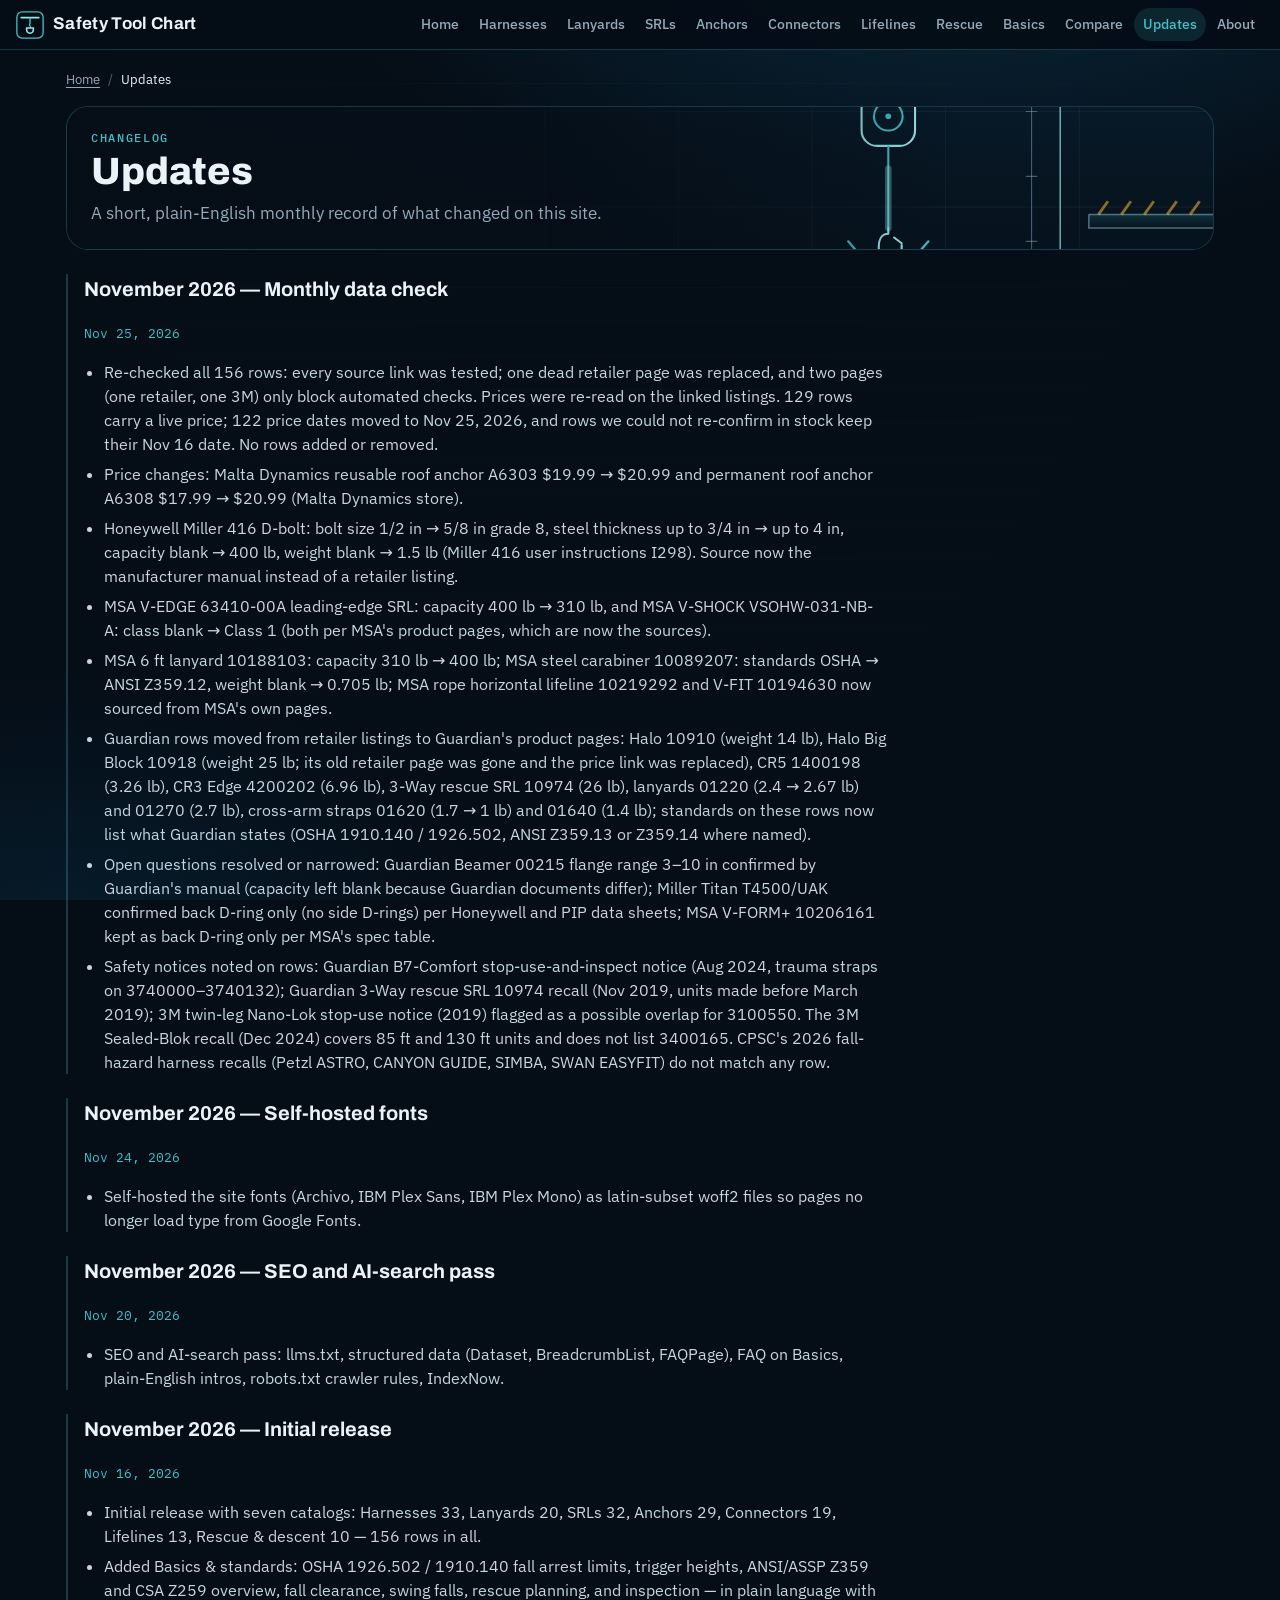
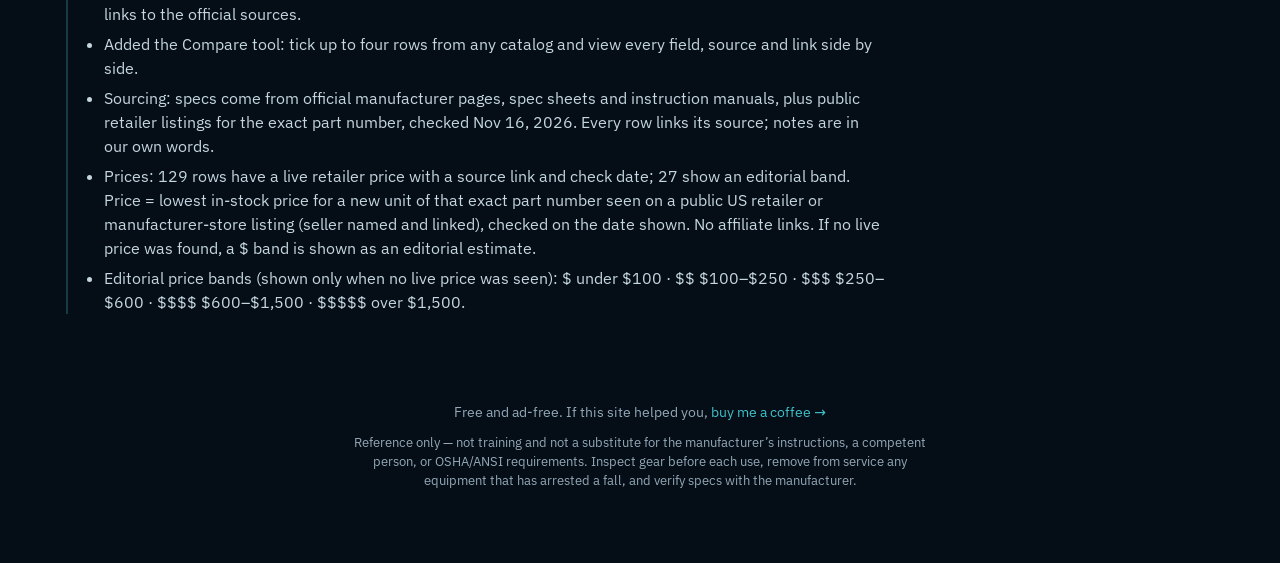
<file: updates.html>
<!doctype html>
<html lang="en">
<head>
<meta charset="utf-8">
<meta name="viewport" content="width=device-width,initial-scale=1,viewport-fit=cover">
<meta name="msvalidate.01" content="77C3B18F4D942281667A47021926052C" />
<meta name="google-site-verification" content="DBsd4dRo6CszvxQNH2xXlYTnwq2I4v30uIsV_nwwEc8" />
<title>Updates and changelog · Safety Tool Chart</title>
<meta name="description" content="Changelog for Safety Tool Chart: catalogs added, row counts, how the data is sourced, the price rule, and site changes such as structured data and the FAQ.">
<link rel="canonical" href="https://safetytoolchart.pages.dev/updates">
<meta property="og:type" content="article">
<meta property="og:site_name" content="Safety Tool Chart">
<meta property="og:locale" content="en_US">
<meta property="og:title" content="Updates and changelog · Safety Tool Chart">
<meta property="og:description" content="Changelog for Safety Tool Chart: catalogs added, row counts, how the data is sourced, the price rule, and site changes such as structured data and the FAQ.">
<meta property="og:url" content="https://safetytoolchart.pages.dev/updates">
<meta property="og:image" content="https://safetytoolchart.pages.dev/og-image.png">
<meta property="og:image:type" content="image/png">
<meta property="og:image:width" content="1200">
<meta property="og:image:height" content="630">
<meta property="og:image:alt" content="Safety Tool Chart: an overhead anchor, a lanyard and a harness D-ring drawn in teal line art">
<meta name="twitter:card" content="summary_large_image">
<meta name="twitter:title" content="Updates and changelog · Safety Tool Chart">
<meta name="twitter:description" content="Changelog for Safety Tool Chart: catalogs added, row counts, how the data is sourced, the price rule, and site changes such as structured data and the FAQ.">
<meta name="twitter:image" content="https://safetytoolchart.pages.dev/og-image.png">
<meta name="twitter:image:alt" content="Safety Tool Chart: an overhead anchor, a lanyard and a harness D-ring drawn in teal line art">
<meta name="theme-color" content="#050d16">
<link rel="icon" href="favicon.ico" sizes="any">
<link rel="icon" href="favicon.svg" type="image/svg+xml">
<link rel="apple-touch-icon" href="apple-touch-icon.png">
<link rel="preload" href="fonts/ibm-plex-sans-latin.woff2" as="font" type="font/woff2" crossorigin>
<link rel="stylesheet" href="theme.css?v=20261124a">
<script type="application/ld+json">{"@context": "https://schema.org", "@graph": [{"@type": "BreadcrumbList", "itemListElement": [{"@type": "ListItem", "position": 1, "name": "Home", "item": "https://safetytoolchart.pages.dev/"}, {"@type": "ListItem", "position": 2, "name": "Updates", "item": "https://safetytoolchart.pages.dev/updates"}]}]}</script>
</head>
<body>
<div class="page-bg"></div>
<a class="skip" href="#main">Skip to content</a>
<nav class="topnav" aria-label="Primary">
  <div class="inner">
    <a class="brand" href="index.html">
      <svg width="28" height="28" viewBox="0 0 32 32" aria-hidden="true"><rect x="1" y="1" width="30" height="30" rx="6" fill="none" stroke="#3fc1c9" stroke-width="1.5"/><path d="M6 7.5 H26" stroke="#9be7ea" stroke-width="2" stroke-linecap="round"/><path d="M16 7.5 V15" stroke="#3fc1c9" stroke-width="1.6"/><path d="M16 15 c-2.2 1.4 2.2 2.6 0 4" fill="none" stroke="#3fc1c9" stroke-width="1.5"/><path d="M12 19.5 h8 a0 0 0 0 1 0 0 c0 3.8 -1.8 6 -4 6 s-4 -2.2 -4 -6 z" fill="none" stroke="#9be7ea" stroke-width="1.7" stroke-linejoin="round"/></svg>
      Safety Tool Chart
    </a>
    <button type="button" class="nav-toggle" aria-expanded="false" aria-controls="primary-nav" aria-label="Open menu">☰ Menu</button>
    <ul class="nav-links" id="primary-nav"><li><a href="index.html">Home</a></li><li><a href="harnesses.html">Harnesses</a></li><li><a href="lanyards.html">Lanyards</a></li><li><a href="srls.html">SRLs</a></li><li><a href="anchors.html">Anchors</a></li><li><a href="connectors.html">Connectors</a></li><li><a href="lifelines.html">Lifelines</a></li><li><a href="rescue.html">Rescue</a></li><li><a href="basics.html">Basics</a></li><li><a href="compare.html">Compare <span class="cmp-n" hidden>0</span></a></li><li><a href="updates.html" aria-current="page">Updates</a></li><li><a href="index.html#about">About</a></li></ul>
  </div>
</nav>
<div class="wrap" id="main">
<nav class="crumbs" aria-label="Breadcrumb"><ol><li><a href="index.html">Home</a></li><li><span aria-current="page">Updates</span></li></ol></nav>
<header class="hero compact">
  <div class="hero-art"><svg class="hero-svg" viewBox="0 0 1200 420" preserveAspectRatio="xMaxYMid slice" aria-hidden="true">
  <defs>
    <linearGradient id="hsky" x1="0" y1="0" x2="0" y2="1">
      <stop offset="0%" stop-color="#0a2236"/>
      <stop offset="45%" stop-color="#071622"/>
      <stop offset="100%" stop-color="#050d16"/>
    </linearGradient>
    <linearGradient id="hglow" x1="0" y1="0" x2="0" y2="1">
      <stop offset="0%" stop-color="#3fc1c9" stop-opacity="0.16"/>
      <stop offset="100%" stop-color="#3fc1c9" stop-opacity="0"/>
    </linearGradient>
  </defs>
  <rect width="1200" height="420" fill="url(#hsky)"/>
  <!-- faint structural grid -->
  <g stroke="#8fb4c8" stroke-opacity="0.08" stroke-width="1">
    <path d="M0,140 H1200 M0,240 H1200 M0,340 H1200"/>
    <path d="M500,0 V420 M640,0 V420 M780,0 V420 M920,0 V420 M1060,0 V420"/>
  </g>
  <!-- overhead I-beam -->
  <g fill="none" stroke="#9be7ea" stroke-width="2">
    <path d="M560,34 H1200 M560,40 H1200"/>
    <path d="M560,62 H1200 M560,68 H1200"/>
    <path d="M560,34 V40 M560,62 V68"/>
  </g>
  <path d="M560,40 H1200 V62 H560 Z" fill="#3fc1c9" fill-opacity="0.06"/>
  <!-- beam clamp anchor -->
  <g fill="none" stroke="#3fc1c9" stroke-width="2.2" stroke-linejoin="round">
    <path d="M832,72 L824,72 L824,30 L836,22"/>
    <path d="M888,72 L896,72 L896,30 L884,22"/>
    <path d="M824,58 H896"/>
    <path d="M860,72 V86"/>
    <ellipse cx="860" cy="96" rx="9" ry="11"/>
  </g>
  <!-- SRL housing -->
  <g fill="none" stroke="#9be7ea" stroke-width="2.2">
    <path d="M851,106 l9,8 l9,-8"/>
    <rect x="832" y="114" width="56" height="62" rx="16"/>
    <circle cx="860" cy="145" r="15" stroke="#3fc1c9"/>
    <circle cx="860" cy="145" r="3" fill="#3fc1c9" stroke="none"/>
  </g>
  <!-- lifeline down to harness -->
  <path d="M860,176 V262" fill="none" stroke="#3fc1c9" stroke-width="2.2"/>
  <path d="M860,200 V262" fill="none" stroke="#9be7ea" stroke-opacity="0.35" stroke-width="7" stroke-linecap="round"/>
  <!-- snap hook -->
  <g fill="none" stroke="#9be7ea" stroke-width="2.2" stroke-linecap="round" stroke-linejoin="round">
    <path d="M860,262 v6 c-8,0 -10,8 -10,14 c0,9 8,14 14,14 c6,0 10,-5 10,-10 v-6"/>
    <path d="M874,278 l-8,-6"/>
  </g>
  <!-- harness back: D-ring and crossed straps -->
  <g fill="none" stroke="#3fc1c9" stroke-width="2.4" stroke-linecap="round" stroke-linejoin="round">
    <path d="M847,300 h26 c0,14 -6,22 -13,22 c-7,0 -13,-8 -13,-22 z" stroke="#9be7ea"/>
    <path d="M818,276 L902,372"/>
    <path d="M902,276 L818,372"/>
    <path d="M808,372 Q860,392 912,372"/>
    <path d="M824,390 L812,412 M896,390 L908,412"/>
  </g>
  <rect x="852" y="314" width="16" height="14" rx="2" fill="#050d16" stroke="#3fc1c9" stroke-width="1.6"/>
  <!-- clearance scale -->
  <g stroke="#8fb4c8" stroke-opacity="0.45" stroke-width="1.2" fill="none">
    <path d="M1010,72 V412"/>
    <path d="M1000,72 H1020 M1004,140 H1016 M1004,208 H1016 M1004,276 H1016 M1004,344 H1016 M1000,412 H1020"/>
  </g>
  <g fill="none" stroke="#9be7ea" stroke-opacity="0.7" stroke-width="1.6" stroke-linecap="round">
    <path d="M1040,80 V404 M1034,90 l6,-10 l6,10 M1034,394 l6,10 l6,-10"/>
  </g>
  <!-- working surface edge (leading edge) -->
  <g fill="none" stroke="#8fb4c8" stroke-width="1.6" stroke-opacity="0.55">
    <path d="M1070,248 H1200"/>
    <path d="M1070,248 V262 H1200"/>
  </g>
  <rect x="1070" y="248" width="130" height="14" fill="url(#hglow)"/>
  <g stroke="#f5b335" stroke-opacity="0.55" stroke-width="3">
    <path d="M1080,248 l10,-14 M1104,248 l10,-14 M1128,248 l10,-14 M1152,248 l10,-14 M1176,248 l10,-14"/>
  </g>
</svg>
</div>
  <div class="hero-copy">
    <span class="eyebrow">Changelog</span>
    <h1>Updates</h1>
    <p class="lede">A short, plain-English monthly record of what changed on this site.</p>
    
  </div>
</header>
<article class="prose"><div class="log"><h2>November 2026 — Monthly data check</h2><p><time datetime="2026-11-25">Nov 25, 2026</time></p><ul><li>Re-checked all 156 rows: every source link was tested; one dead retailer page was replaced, and two pages (one retailer, one 3M) only block automated checks. Prices were re-read on the linked listings. 129 rows carry a live price; 122 price dates moved to Nov 25, 2026, and rows we could not re-confirm in stock keep their Nov 16 date. No rows added or removed.</li><li>Price changes: Malta Dynamics reusable roof anchor A6303 $19.99 → $20.99 and permanent roof anchor A6308 $17.99 → $20.99 (Malta Dynamics store).</li><li>Honeywell Miller 416 D-bolt: bolt size 1/2 in → 5/8 in grade 8, steel thickness up to 3/4 in → up to 4 in, capacity blank → 400 lb, weight blank → 1.5 lb (Miller 416 user instructions I298). Source now the manufacturer manual instead of a retailer listing.</li><li>MSA V-EDGE 63410-00A leading-edge SRL: capacity 400 lb → 310 lb, and MSA V-SHOCK VSOHW-031-NB-A: class blank → Class 1 (both per MSA&#x27;s product pages, which are now the sources).</li><li>MSA 6 ft lanyard 10188103: capacity 310 lb → 400 lb; MSA steel carabiner 10089207: standards OSHA → ANSI Z359.12, weight blank → 0.705 lb; MSA rope horizontal lifeline 10219292 and V-FIT 10194630 now sourced from MSA&#x27;s own pages.</li><li>Guardian rows moved from retailer listings to Guardian&#x27;s product pages: Halo 10910 (weight 14 lb), Halo Big Block 10918 (weight 25 lb; its old retailer page was gone and the price link was replaced), CR5 1400198 (3.26 lb), CR3 Edge 4200202 (6.96 lb), 3-Way rescue SRL 10974 (26 lb), lanyards 01220 (2.4 → 2.67 lb) and 01270 (2.7 lb), cross-arm straps 01620 (1.7 → 1 lb) and 01640 (1.4 lb); standards on these rows now list what Guardian states (OSHA 1910.140 / 1926.502, ANSI Z359.13 or Z359.14 where named).</li><li>Open questions resolved or narrowed: Guardian Beamer 00215 flange range 3–10 in confirmed by Guardian&#x27;s manual (capacity left blank because Guardian documents differ); Miller Titan T4500/UAK confirmed back D-ring only (no side D-rings) per Honeywell and PIP data sheets; MSA V-FORM+ 10206161 kept as back D-ring only per MSA&#x27;s spec table.</li><li>Safety notices noted on rows: Guardian B7-Comfort stop-use-and-inspect notice (Aug 2024, trauma straps on 3740000–3740132); Guardian 3-Way rescue SRL 10974 recall (Nov 2019, units made before March 2019); 3M twin-leg Nano-Lok stop-use notice (2019) flagged as a possible overlap for 3100550. The 3M Sealed-Blok recall (Dec 2024) covers 85 ft and 130 ft units and does not list 3400165. CPSC&#x27;s 2026 fall-hazard harness recalls (Petzl ASTRO, CANYON GUIDE, SIMBA, SWAN EASYFIT) do not match any row.</li></ul></div><div class="log"><h2>November 2026 — Self-hosted fonts</h2><p><time datetime="2026-11-24">Nov 24, 2026</time></p><ul><li>Self-hosted the site fonts (Archivo, IBM Plex Sans, IBM Plex Mono) as latin-subset woff2 files so pages no longer load type from Google Fonts.</li></ul></div><div class="log"><h2>November 2026 — SEO and AI-search pass</h2><p><time datetime="2026-11-20">Nov 20, 2026</time></p><ul><li>SEO and AI-search pass: llms.txt, structured data (Dataset, BreadcrumbList, FAQPage), FAQ on Basics, plain-English intros, robots.txt crawler rules, IndexNow.</li></ul></div><div class="log"><h2>November 2026 — Initial release</h2><p><time datetime="2026-11-16">Nov 16, 2026</time></p><ul><li>Initial release with seven catalogs: Harnesses 33, Lanyards 20, SRLs 32, Anchors 29, Connectors 19, Lifelines 13, Rescue &amp; descent 10 — 156 rows in all.</li><li>Added Basics &amp; standards: OSHA 1926.502 / 1910.140 fall arrest limits, trigger heights, ANSI/ASSP Z359 and CSA Z259 overview, fall clearance, swing falls, rescue planning, and inspection — in plain language with links to the official sources.</li><li>Added the Compare tool: tick up to four rows from any catalog and view every field, source and link side by side.</li><li>Sourcing: specs come from official manufacturer pages, spec sheets and instruction manuals, plus public retailer listings for the exact part number, checked Nov 16, 2026. Every row links its source; notes are in our own words.</li><li>Prices: 129 rows have a live retailer price with a source link and check date; 27 show an editorial band. Price = lowest in-stock price for a new unit of that exact part number seen on a public US retailer or manufacturer-store listing (seller named and linked), checked on the date shown. No affiliate links. If no live price was found, a $ band is shown as an editorial estimate.</li><li>Editorial price bands (shown only when no live price was seen): $ under $100 · $$ $100–$250 · $$$ $250–$600 · $$$$ $600–$1,500 · $$$$$ over $1,500.</li></ul></div></article>
</div>
<footer class="site-footer">
<p class="kofi">Free and ad-free. If this site helped you, <a href="https://ko-fi.com/marcustravis" target="_blank" rel="noopener">buy me a coffee →</a></p>
<p class="foot-safety">Reference only — not training and not a substitute for the manufacturer’s instructions, a competent person, or OSHA/ANSI requirements. Inspect gear before each use, remove from service any equipment that has arrested a fall, and verify specs with the manufacturer.</p>
</footer>
<script>
(function () {
  function syncNavH() {
    var nav = document.querySelector(".topnav");
    if (!nav) return;
    document.documentElement.style.setProperty("--nav-h", Math.ceil(nav.getBoundingClientRect().height) + "px");
  }
  syncNavH();
  window.addEventListener("resize", syncNavH);
  if (window.ResizeObserver && document.querySelector(".topnav")) {
    new ResizeObserver(syncNavH).observe(document.querySelector(".topnav"));
  }
})();
</script>
<script src="compare.js?v=20261124a" defer></script>
<script src="nav.js?v=20261124a" defer></script>

<!-- Cloudflare Web Analytics --><script type='module' src='https://static.cloudflareinsights.com/beacon.min.js' data-cf-beacon='{"token": "22edf9db96334f9380517b93ca527ff9"}'></script><!-- End Cloudflare Web Analytics -->
</body>
</html>
</file>
<file: theme.css>
/* Self-hosted latin subsets (SIL OFL). See fonts/. */
@font-face {
  font-family: "Archivo";
  font-style: normal;
  font-weight: 600;
  font-stretch: 100%;
  font-display: swap;
  src: url("fonts/archivo-latin.woff2") format("woff2");
  unicode-range: U+0000-00FF, U+0131, U+0152-0153, U+02BB-02BC, U+02C6, U+02DA, U+02DC, U+0304, U+0308, U+0329, U+2000-206F, U+20AC, U+2122, U+2191, U+2193, U+2212, U+2215, U+FEFF, U+FFFD;
}
@font-face {
  font-family: "Archivo";
  font-style: normal;
  font-weight: 700;
  font-stretch: 100%;
  font-display: swap;
  src: url("fonts/archivo-latin.woff2") format("woff2");
  unicode-range: U+0000-00FF, U+0131, U+0152-0153, U+02BB-02BC, U+02C6, U+02DA, U+02DC, U+0304, U+0308, U+0329, U+2000-206F, U+20AC, U+2122, U+2191, U+2193, U+2212, U+2215, U+FEFF, U+FFFD;
}
@font-face {
  font-family: "Archivo";
  font-style: normal;
  font-weight: 800;
  font-stretch: 100%;
  font-display: swap;
  src: url("fonts/archivo-latin.woff2") format("woff2");
  unicode-range: U+0000-00FF, U+0131, U+0152-0153, U+02BB-02BC, U+02C6, U+02DA, U+02DC, U+0304, U+0308, U+0329, U+2000-206F, U+20AC, U+2122, U+2191, U+2193, U+2212, U+2215, U+FEFF, U+FFFD;
}
@font-face {
  font-family: "IBM Plex Sans";
  font-style: normal;
  font-weight: 400;
  font-stretch: 100%;
  font-display: swap;
  src: url("fonts/ibm-plex-sans-latin.woff2") format("woff2");
  unicode-range: U+0000-00FF, U+0131, U+0152-0153, U+02BB-02BC, U+02C6, U+02DA, U+02DC, U+0304, U+0308, U+0329, U+2000-206F, U+20AC, U+2122, U+2191, U+2193, U+2212, U+2215, U+FEFF, U+FFFD;
}
@font-face {
  font-family: "IBM Plex Sans";
  font-style: normal;
  font-weight: 500;
  font-stretch: 100%;
  font-display: swap;
  src: url("fonts/ibm-plex-sans-latin.woff2") format("woff2");
  unicode-range: U+0000-00FF, U+0131, U+0152-0153, U+02BB-02BC, U+02C6, U+02DA, U+02DC, U+0304, U+0308, U+0329, U+2000-206F, U+20AC, U+2122, U+2191, U+2193, U+2212, U+2215, U+FEFF, U+FFFD;
}
@font-face {
  font-family: "IBM Plex Sans";
  font-style: normal;
  font-weight: 600;
  font-stretch: 100%;
  font-display: swap;
  src: url("fonts/ibm-plex-sans-latin.woff2") format("woff2");
  unicode-range: U+0000-00FF, U+0131, U+0152-0153, U+02BB-02BC, U+02C6, U+02DA, U+02DC, U+0304, U+0308, U+0329, U+2000-206F, U+20AC, U+2122, U+2191, U+2193, U+2212, U+2215, U+FEFF, U+FFFD;
}
@font-face {
  font-family: "IBM Plex Sans";
  font-style: normal;
  font-weight: 700;
  font-stretch: 100%;
  font-display: swap;
  src: url("fonts/ibm-plex-sans-latin.woff2") format("woff2");
  unicode-range: U+0000-00FF, U+0131, U+0152-0153, U+02BB-02BC, U+02C6, U+02DA, U+02DC, U+0304, U+0308, U+0329, U+2000-206F, U+20AC, U+2122, U+2191, U+2193, U+2212, U+2215, U+FEFF, U+FFFD;
}
@font-face {
  font-family: "IBM Plex Mono";
  font-style: normal;
  font-weight: 400;
  font-display: swap;
  src: url("fonts/ibm-plex-mono-latin-400.woff2") format("woff2");
  unicode-range: U+0000-00FF, U+0131, U+0152-0153, U+02BB-02BC, U+02C6, U+02DA, U+02DC, U+0304, U+0308, U+0329, U+2000-206F, U+20AC, U+2122, U+2191, U+2193, U+2212, U+2215, U+FEFF, U+FFFD;
}
@font-face {
  font-family: "IBM Plex Mono";
  font-style: normal;
  font-weight: 500;
  font-display: swap;
  src: url("fonts/ibm-plex-mono-latin-500.woff2") format("woff2");
  unicode-range: U+0000-00FF, U+0131, U+0152-0153, U+02BB-02BC, U+02C6, U+02DA, U+02DC, U+0304, U+0308, U+0329, U+2000-206F, U+20AC, U+2122, U+2191, U+2193, U+2212, U+2215, U+FEFF, U+FFFD;
}

/* Safety Tool Chart — night-shift steel blue + teal, hi-vis amber for safety notes.
   Same chart family as the other reference charts; own accent and display face. */
:root {
  color-scheme: dark;
  --bg: #050d16;
  --bg-2: #081521;
  --surface: rgba(8, 22, 34, 0.80);
  --surface-2: rgba(11, 30, 45, 0.94);
  --fg: #e9f3f8;
  --muted: #93a9b8;
  --line: rgba(80, 190, 205, 0.26);
  --cyan: #3fc1c9;
  --cyan-2: #9be7ea;
  --cyan-dim: rgba(63, 193, 201, 0.14);
  --cyan-glow: rgba(63, 193, 201, 0.42);
  --ink: #04101a;
  --accent: var(--cyan);
  --steel: #8fb4c8;
  --warn: #f5b335;
  --focus: #9be7ea;
  --btn: rgba(63, 193, 201, 0.12);
  --btn-h: rgba(63, 193, 201, 0.22);
  --radius: 16px;
  --bar-bg: rgba(63, 193, 201, 0.14);
  --nav-h: 64px; /* fallback; JS sets this to the real .topnav height */
  --display: "Archivo", "IBM Plex Sans", "Segoe UI", sans-serif;
  --body: "IBM Plex Sans", "Segoe UI", system-ui, sans-serif;
  --mono: "IBM Plex Mono", ui-monospace, monospace;
}

*, *::before, *::after { box-sizing: border-box; }
html, body { margin: 0; padding: 0; }
html { scroll-behavior: smooth; }
body {
  background: var(--bg);
  color: var(--fg);
  font-family: var(--body);
  font-size: 16px;
  line-height: 1.5;
  min-height: 100%;
  -webkit-font-smoothing: antialiased;
}
img { max-width: 100%; }
[hidden] { display: none !important; }
a { color: var(--cyan); text-decoration-thickness: 1px; text-underline-offset: 3px; }
a:hover { color: var(--cyan-2); }
:focus-visible { outline: 2px solid var(--focus); outline-offset: 3px; }
.skip {
  position: absolute; left: 12px; top: 8px; z-index: 40;
  background: var(--cyan); color: var(--ink); font-weight: 600;
  padding: 8px 12px; border-radius: 8px; text-decoration: none;
  transform: translateY(-120%);
}
.skip:focus { transform: none; color: var(--ink); }
.sr-only { position: absolute; width: 1px; height: 1px; overflow: hidden; clip: rect(0 0 0 0); white-space: nowrap; }

/* Backdrop: soft glow + faint grid lines */
.page-bg {
  position: fixed; inset: 0; z-index: -2; pointer-events: none;
  background:
    radial-gradient(1100px 560px at 75% -10%, rgba(20, 110, 150, 0.30), transparent 60%),
    radial-gradient(800px 500px at 5% 105%, rgba(10, 70, 100, 0.28), transparent 55%),
    var(--bg);
}
.page-bg::after {
  content: ""; position: absolute; inset: 0;
  background-image: repeating-linear-gradient(0deg, rgba(63, 193, 201, 0.035) 0 1px, transparent 1px 34px);
  mask-image: radial-gradient(ellipse at 50% 0%, #000 20%, transparent 80%);
}

.wrap {
  max-width: 1180px; margin: 0 auto;
  padding: 20px max(16px, env(safe-area-inset-left)) 56px max(16px, env(safe-area-inset-right));
}
.wrap.chart-wrap { max-width: 1320px; }

/* Top nav */
.topnav {
  position: sticky; top: 0; z-index: 30;
  backdrop-filter: blur(16px);
  background: rgba(5, 13, 22, 0.90);
  border-bottom: 1px solid var(--line);
}
.topnav .inner {
  max-width: 1320px; margin: 0 auto;
  display: flex; align-items: center; gap: 10px 14px; flex-wrap: wrap;
  padding: 8px max(16px, env(safe-area-inset-left));
}
.brand {
  display: flex; align-items: center; gap: 9px;
  color: var(--fg); text-decoration: none; font-family: var(--display);
  font-weight: 700; font-size: 17px; letter-spacing: 0.02em; line-height: 1.1;
}
.brand svg { display: block; flex: none; }
.brand:hover { color: var(--cyan-2); }
.nav-links { display: flex; flex-wrap: wrap; gap: 2px; margin: 0 0 0 auto; list-style: none; padding: 0; }
.nav-links a {
  display: inline-block; color: var(--muted); text-decoration: none; font-size: 14px; font-weight: 500;
  padding: 6px 9px; border-radius: 999px;
}
.nav-links a:hover, .nav-links a[aria-current="page"] { color: var(--fg); background: var(--cyan-dim); }
.nav-links a[aria-current="page"] { color: var(--cyan); }
.cmp-n {
  display: inline-block; min-width: 18px; padding: 0 5px; margin-left: 4px; border-radius: 9px;
  background: var(--cyan); color: var(--ink); font-size: 11px; font-weight: 700; text-align: center; line-height: 18px;
}
.nav-toggle {
  display: none; margin-left: auto; font: 600 14px var(--body); color: var(--fg);
  background: var(--btn); border: 1px solid var(--line); border-radius: 10px; padding: 7px 12px; cursor: pointer;
}
@media (max-width: 1099px) {
  .nav-toggle { display: inline-flex; align-items: center; gap: 8px; }
  .nav-links { display: none; width: 100%; margin: 0; flex-direction: column; gap: 0; padding-bottom: 6px; }
  .topnav.is-open .nav-links { display: flex; }
  .nav-links a { display: block; padding: 10px 8px; border-radius: 8px; font-size: 15px; }
}

/* Hero */
.hero {
  position: relative; overflow: hidden;
  border: 1px solid var(--line); border-radius: 22px;
  background: linear-gradient(180deg, rgba(8, 26, 40, 0.6), rgba(5, 11, 18, 0.9));
  margin: 16px 0 12px; min-height: 250px;
}
.hero.compact { min-height: 0; }
.hero-art { position: absolute; inset: 0; z-index: 0; pointer-events: none; color: var(--cyan); }
.hero-art svg { width: 100%; height: 100%; display: block; }
.hero::after {
  content: ""; position: absolute; inset: 0; z-index: 0; pointer-events: none;
  background: linear-gradient(90deg, rgba(5, 13, 22, 0.92) 0%, rgba(5, 13, 22, 0.78) 42%, rgba(5, 13, 22, 0) 78%);
}
.hero-copy { position: relative; z-index: 1; padding: 36px 28px 30px; max-width: 44rem; }
.hero.compact .hero-copy { padding: 22px 24px 18px; }
.eyebrow {
  display: block; font-family: var(--mono); font-size: 12px; letter-spacing: 0.14em;
  text-transform: uppercase; color: var(--cyan); font-weight: 500; margin-bottom: 6px;
}
h1 {
  font-family: var(--display); font-weight: 800;
  font-size: clamp(30px, 5.2vw, 54px); line-height: 1; letter-spacing: 0;
  margin: 0 0 10px; text-wrap: balance;
}
.hero.compact h1 { font-size: clamp(26px, 4vw, 38px); }
.lede { color: var(--muted); font-size: 17px; line-height: 1.45; margin: 0 0 6px; max-width: 60ch; }
.checked { margin: 8px 0 0; color: var(--muted); font-size: 13.5px; }

/* Safety note */
.safety {
  margin: 14px 0; padding: 12px 16px;
  border: 1px solid rgba(242, 193, 78, 0.35); border-left: 4px solid var(--warn);
  border-radius: 10px; background: rgba(242, 193, 78, 0.07);
  font-size: 14.5px; color: var(--fg);
}
.safety strong { color: var(--warn); }
.safety-big { font-size: 15.5px; padding: 14px 18px; margin: 16px 0 18px; line-height: 1.55; }
.safety-big strong { display: block; font-family: var(--display); font-size: 17px; margin-bottom: 2px; }
.safety a { color: var(--warn); }
.callout { border: 1px solid var(--line); border-left: 4px solid var(--cyan); border-radius: 10px; background: var(--surface); padding: 12px 16px; }

/* Home cards */
.grp { margin-top: 36px; }
h2 { font-family: var(--display); font-weight: 700; letter-spacing: 0; }
.grp h2 { font-size: clamp(22px, 3vw, 30px); margin: 0 0 14px; }
.grid { display: grid; grid-template-columns: repeat(auto-fill, minmax(250px, 1fr)); gap: 14px; }
.card {
  display: flex; flex-direction: column; gap: 6px; padding: 18px 20px 16px;
  border: 1px solid var(--line); border-radius: var(--radius);
  background: var(--surface); color: inherit; text-decoration: none;
  transition: border-color .2s, box-shadow .2s, transform .2s;
}
a.card:hover, a.card:focus-visible {
  border-color: var(--cyan); box-shadow: 0 0 0 1px var(--cyan), 0 0 24px var(--cyan-glow);
  transform: translateY(-2px); color: inherit;
}
.cnt { font-family: var(--mono); font-size: 12px; letter-spacing: 0.08em; text-transform: uppercase; color: var(--cyan); font-weight: 500; }
.nm { font-family: var(--display); font-weight: 700; font-size: 23px; line-height: 1.1; }
.ds { color: var(--muted); font-size: 14.5px; flex: 1; }
.go { font-weight: 600; font-size: 14px; color: var(--cyan); margin-top: 4px; }

/* Toolbar: filter groups, search, sort */
.toolbar { display: flex; flex-direction: column; gap: 10px; margin: 16px 0 8px; }
.fgroups { display: flex; flex-direction: column; gap: 8px; }
.fgroup { display: flex; flex-wrap: wrap; align-items: center; gap: 6px 10px; }
.flabel { font: 500 11.5px var(--mono); letter-spacing: 0.08em; text-transform: uppercase; color: var(--muted); min-width: 72px; }
.chips { display: flex; flex-wrap: wrap; gap: 6px; }
.chip {
  font: 500 13px var(--body); padding: 5px 11px; border-radius: 999px;
  border: 1px solid var(--line); background: var(--btn); color: var(--fg); cursor: pointer;
}
.chip:hover { background: var(--btn-h); }
.chip[aria-pressed="true"] { background: var(--cyan); color: var(--ink); border-color: var(--cyan); font-weight: 600; }
.chip small { opacity: .7; font-size: 11px; margin-left: 3px; }
.tools { display: flex; flex-wrap: wrap; gap: 10px 16px; align-items: flex-end; }
.search, .sort {
  display: flex; flex-direction: column; gap: 4px;
  font: 500 11.5px var(--mono); color: var(--muted); letter-spacing: 0.08em; text-transform: uppercase;
}
.search input, .sort select {
  font: 500 15px var(--body); letter-spacing: 0; text-transform: none; color: var(--fg);
  background: var(--surface-2); border: 1px solid var(--line); border-radius: 10px; padding: 7px 12px; min-width: 240px;
}
.sort select { min-width: 200px; }
.count { color: var(--muted); font-size: 13.5px; margin: 0 0 8px; }
.table-caption { color: var(--muted); font-size: 13px; line-height: 1.5; margin: 0 0 10px; }
.table-caption strong { color: var(--fg); font-weight: 600; }

/* Chart table: dense, sticky header inside the scrolling box */
.table-box {
  overflow: auto;
  max-height: min(78vh, calc(100vh - var(--nav-h) - 120px));
  min-height: 120px;
  border: 1px solid var(--line); border-radius: 12px; background: var(--surface);
}
table.chart { border-collapse: collapse; width: 100%; font-variant-numeric: tabular-nums; font-size: 13.5px; line-height: 1.35; }
.chart th, .chart td { padding: 7px 10px; text-align: left; vertical-align: top; border-bottom: 1px solid var(--line); }
.chart tbody tr:last-child td { border-bottom: 0; }
.chart tbody tr:hover td { background: rgba(63, 193, 201, 0.05); }
.chart th {
  font-size: 11px; letter-spacing: 0.07em; text-transform: uppercase; color: var(--muted); font-weight: 700;
  background: #0a1b29; position: sticky; top: 0; white-space: nowrap; z-index: 3;
  border-bottom: 1px solid rgba(80, 190, 205, 0.45);
}
.chart th .th-note { display: block; font-size: 9.5px; font-weight: 500; letter-spacing: 0.03em; text-transform: none; margin-top: 2px; }
.th-btn { all: unset; cursor: pointer; display: inline-flex; gap: 4px; align-items: center; color: inherit; font: inherit; letter-spacing: inherit; text-transform: inherit; }
.th-btn:focus-visible { outline: 2px solid var(--focus); outline-offset: 2px; }
.th-btn::after { content: "↕"; opacity: .4; font-size: 11px; }
.th-btn[data-dir="asc"]::after { content: "↑"; opacity: 1; color: var(--cyan); }
.th-btn[data-dir="desc"]::after { content: "↓"; opacity: 1; color: var(--cyan); }
.chart td.num { text-align: right; white-space: nowrap; }
.chart th.num { text-align: right; }
.chart td.nw { white-space: nowrap; }
.chart td.empty { color: var(--muted); font-size: 14px; padding: 18px 14px; }
.na { color: #5f7787; cursor: help; }
.cart { font-family: var(--display); font-weight: 700; font-size: 15px; line-height: 1.15; display: block; }
.ser { display: block; font-size: 12px; color: var(--muted); margin-top: 1px; }
.chart .sub { display: block; font-size: 11.5px; color: var(--muted); font-weight: 400; margin-top: 2px; max-width: 30ch; white-space: normal; }
.chart td.modelc { min-width: 150px; max-width: 280px; }
.chart td.typec { min-width: 130px; max-width: 200px; }
.chart td.clsc { min-width: 70px; max-width: 130px; }
.chart td.stdc { min-width: 150px; max-width: 210px; }
.chart td.attc { min-width: 140px; max-width: 220px; }
.chart td.matc { min-width: 130px; max-width: 200px; }
.chart td.sizec { min-width: 90px; max-width: 150px; }
.chart td.featc { min-width: 200px; max-width: 300px; color: #c4d6e0; }
.chart .sub.note { color: var(--warn); opacity: .85; }
.stds { display: flex; flex-wrap: wrap; gap: 3px; }
.std { font: 500 10.5px/1.3 var(--mono); padding: 1px 6px; border-radius: 6px; background: var(--cyan-dim); color: var(--cyan-2); border: 1px solid rgba(63, 193, 201, 0.2); white-space: nowrap; }
.price-v { font-family: var(--mono); font-weight: 600; font-size: 14px; color: var(--fg); }
.band { font-family: var(--mono); font-weight: 700; font-size: 15px; color: var(--warn); letter-spacing: 1px; }
.est { color: var(--muted); }
.src { font-size: 11.5px; color: var(--cyan); }
.links { display: flex; flex-direction: column; gap: 3px; min-width: 150px; }
.links a { font-size: 12.5px; white-space: nowrap; }
.links .off { color: var(--muted); font-size: 10.5px; margin-left: 4px; }

/* Brand badge / logo */
.brandc { min-width: 104px; }
.brand-badge {
  display: inline-flex; align-items: center; justify-content: center; min-width: 74px; max-width: 98px;
  padding: 5px 7px; border-radius: 8px; text-align: center;
  font: 700 10.5px/1.15 var(--mono); letter-spacing: 0.04em; text-transform: uppercase; overflow-wrap: break-word; hyphens: none;
  background: hsl(var(--h) 50% 17%); color: hsl(var(--h) 80% 86%); border: 1px solid hsl(var(--h) 45% 36%);
}
.brand-icon { display: block; height: 30px; max-width: 92px; object-fit: contain; background: #fff; border-radius: 6px; padding: 3px 5px; }
.brand-name { display: block; font-size: 11px; color: var(--muted); margin-top: 3px; }
.cmp { display: flex; align-items: center; gap: 5px; margin-top: 6px; font-size: 11.5px; color: var(--muted); cursor: pointer; white-space: nowrap; }
.cmp input { accent-color: var(--cyan); width: 15px; height: 15px; margin: 0; cursor: pointer; }
.cmp input:disabled { cursor: not-allowed; opacity: .45; }

/* Compare bar */
.cmp-bar {
  position: fixed; right: max(12px, env(safe-area-inset-right)); bottom: calc(62px + env(safe-area-inset-bottom, 0px)); z-index: 25;
  display: flex; align-items: center; gap: 8px; padding: 7px 8px 7px 12px; flex-wrap: wrap; max-width: calc(100vw - 24px);
  background: var(--surface-2); border: 1px solid var(--cyan); border-radius: 999px;
  box-shadow: 0 6px 24px rgba(0, 0, 0, 0.55), 0 0 18px var(--cyan-glow);
}
.cmp-go { font-weight: 700; font-size: 14px; color: var(--cyan-2); text-decoration: none; }
.cmp-bar button { font: 600 12.5px var(--body); color: var(--fg); background: var(--btn); border: 1px solid var(--line); border-radius: 999px; padding: 5px 11px; cursor: pointer; }
.cmp-bar button:hover { border-color: var(--cyan); }
.cmp-msg { font-size: 12px; color: var(--warn); }

/* Compare page */
.cmp-wrap { overflow: auto; border: 1px solid var(--line); border-radius: 12px; background: var(--surface); }
table.cmp-table { border-collapse: collapse; font-size: 13.5px; min-width: 100%; }
.cmp-table th, .cmp-table td { padding: 8px 12px; text-align: left; vertical-align: top; border-bottom: 1px solid var(--line); min-width: 190px; max-width: 260px; }
.cmp-table th.rowh { position: sticky; left: 0; z-index: 2; min-width: 120px; max-width: 140px; background: #0a1b29; color: var(--muted); font: 700 11px var(--mono); letter-spacing: .06em; text-transform: uppercase; }
.cmp-table thead th { background: #0a1b29; vertical-align: bottom; }
.cmp-table .rm { margin-top: 8px; font: 600 12px var(--body); color: var(--fg); background: var(--btn); border: 1px solid var(--line); border-radius: 999px; padding: 4px 10px; cursor: pointer; }
.cmp-table .rm:hover { border-color: var(--warn); color: var(--warn); }
.cmp-table td a { overflow-wrap: anywhere; }
.cmp-table .sub { display: block; font-size: 11.5px; color: var(--muted); margin-top: 2px; }
.cmp-empty { padding: 26px 18px; color: var(--muted); }
.cmp-actions { display: flex; gap: 10px; align-items: center; margin: 10px 0; flex-wrap: wrap; }
.btn { font: 600 14px var(--body); color: var(--fg); background: var(--btn); border: 1px solid var(--line); border-radius: 10px; padding: 8px 14px; cursor: pointer; text-decoration: none; display: inline-block; }
.btn:hover { border-color: var(--cyan); color: var(--cyan-2); }

/* Notes panels */
.notes { display: grid; grid-template-columns: repeat(auto-fit, minmax(260px, 1fr)); gap: 14px; margin-top: 28px; }
.notes section { border: 1px solid var(--line); border-radius: var(--radius); background: var(--surface); padding: 16px 20px; }
.notes h2 { font-size: 20px; margin: 0 0 8px; }
.notes p, .notes li { color: var(--muted); font-size: 14.5px; margin: 0 0 8px; }
.notes p:last-child { margin-bottom: 0; }
.notes ul { margin: 0; padding-left: 18px; display: grid; gap: 6px; }

/* Article pages (basics, updates) */
.prose { max-width: 820px; }
.prose h2 { font-size: 26px; margin: 34px 0 8px; scroll-margin-top: calc(var(--nav-h) + 12px); }
.prose h3 { font-family: var(--display); font-size: 18px; margin: 20px 0 6px; }
.prose p, .prose li { color: #c4d6e0; font-size: 16px; }
.prose ul, .prose ol { padding-left: 22px; display: grid; gap: 6px; }
.prose .toc { border: 1px solid var(--line); border-radius: 12px; background: var(--surface); padding: 12px 18px; }
.prose .toc ol { margin: 6px 0 0; }
.example { border-left: 3px solid var(--cyan); background: var(--cyan-dim); padding: 10px 16px; border-radius: 0 10px 10px 0; margin: 12px 0; }
.example p { margin: 4px 0; }
.mini { border-collapse: collapse; margin: 10px 0; font-size: 14.5px; font-variant-numeric: tabular-nums; }
.mini th, .mini td { border: 1px solid var(--line); padding: 6px 12px; text-align: left; }
.mini th { background: #0a1b29; color: var(--muted); font-size: 12px; text-transform: uppercase; letter-spacing: .05em; }
.mini-box { overflow-x: auto; }
code, .formula { font-family: var(--mono); font-size: .92em; background: rgba(63, 193, 201, 0.1); padding: 1px 6px; border-radius: 5px; }
.log { border-left: 2px solid var(--line); padding-left: 16px; margin: 24px 0; }
.log h2, .log h3 { margin: 0 0 6px; font-size: 20px; font-family: var(--display); }
.log time { color: var(--cyan); font-family: var(--mono); font-size: 13px; }
.log ul { padding-left: 20px; display: grid; gap: 6px; }
.log li { color: #c4d6e0; }

/* Breadcrumbs, answer block, related links */
.crumbs { margin: 0 0 10px; font-size: 13px; color: var(--muted); }
.crumbs ol { list-style: none; margin: 0; padding: 0; display: flex; flex-wrap: wrap; gap: 2px 0; }
.crumbs li { min-width: 0; overflow-wrap: anywhere; }
.crumbs li + li::before { content: "/"; margin: 0 8px; opacity: .55; }
.crumbs a { color: var(--muted); }
.crumbs a:hover { color: var(--cyan-2); }
.crumbs [aria-current] { color: var(--fg); }
.answer { margin: 16px 0 4px; padding: 12px 16px; border: 1px solid var(--line); border-radius: 12px; background: var(--surface); max-width: 80ch; }
.answer p { margin: 0; color: #c4d6e0; font-size: 15.5px; line-height: 1.55; }
.related { margin: 10px 0 0; color: var(--muted); font-size: 14px; }
.faq-src { color: var(--muted); font-size: 14px; }

/* Footer */
.site-footer { max-width: 1180px; margin: 8px auto 40px; padding: 0 16px 24px; color: var(--muted); font-size: 14px; }
.site-footer p { margin: 0 0 10px; }
.kofi { text-align: center; color: var(--muted); }
.foot-safety { text-align: center; font-size: 12.5px; color: var(--muted); max-width: 72ch; margin: 0 auto 10px !important; line-height: 1.5; }
.kofi a { color: var(--cyan); text-decoration: none; }
.kofi a:hover { color: var(--cyan-2); text-decoration: underline; }

/* Scroll-hint chrome */
body .sh-hint { border: 1px solid var(--line); border-radius: 10px; background: var(--surface); color: var(--fg); }
body .sh-btn { border: 1px solid var(--line); background: var(--btn); color: var(--fg); border-radius: 8px; }
body .sh-btn:hover:not(:disabled) { border-color: var(--cyan); color: var(--cyan); }
body .sh-arrow { color: var(--cyan); }
body .sh-edge.l { background: linear-gradient(to right, var(--bg-2), transparent); }
body .sh-edge.r { background: linear-gradient(to left, var(--bg-2), transparent); }
body .sh-rail { background: rgba(5, 12, 20, 0.94); }

/* Deep-linked row flash */
.chart tbody tr { scroll-margin-top: 40px; }
@keyframes row-flash { 0%, 55% { background: rgba(63, 193, 201, 0.24); } 100% { background: transparent; } }
.chart tbody tr.row-flash td { animation: row-flash 3s ease-out; }
.chart tbody tr.row-flash td:first-child { box-shadow: inset 4px 0 0 var(--cyan); }

/* Home search */
.site-search { margin: 20px 0 8px; padding: 16px 20px 14px; border: 1px solid var(--line); border-radius: var(--radius); background: var(--surface); }
.site-search h2 { margin: 0 0 8px; font-size: 22px; }
.site-search label { display: block; font: 500 12px var(--mono); letter-spacing: .06em; text-transform: uppercase; color: var(--muted); margin-bottom: 6px; }
.site-search input { width: 100%; font: 500 17px var(--body); color: var(--fg); background: var(--surface-2); border: 1px solid var(--line); border-radius: 12px; padding: 11px 14px; }
.site-search input:focus { border-color: var(--cyan); box-shadow: 0 0 0 3px var(--cyan-dim); outline: none; }
.sr-status { color: var(--muted); font-size: 14px; margin: 10px 0 0; }
.sr-list { list-style: none; margin: 12px 0 0; padding: 0; display: grid; gap: 8px; max-height: 520px; overflow-y: auto; }
.sr-item { display: flex; align-items: center; gap: 12px; padding: 9px 12px; border: 1px solid var(--line); border-radius: 12px; background: rgba(6, 16, 26, 0.7); color: var(--fg); text-decoration: none; }
.sr-item:hover, .sr-item:focus-visible { border-color: var(--cyan); box-shadow: 0 0 0 1px var(--cyan); color: var(--fg); outline: none; }
.sr-lead { flex: none; width: 96px; display: flex; justify-content: center; }
.sr-main { display: flex; flex-direction: column; min-width: 0; flex: 1; }
.sr-name { font-weight: 600; font-size: 15.5px; }
.sr-maker { color: var(--muted); font-size: 13px; }
.sr-tags { display: flex; flex-wrap: wrap; gap: 4px; margin-top: 4px; }
.tag { font-size: 11px; font-weight: 600; padding: 2px 8px; border-radius: 999px; background: var(--cyan-dim); color: var(--cyan-2); border: 1px solid rgba(63, 193, 201, 0.2); }
.sr-sec { flex: none; font: 500 11.5px var(--mono); letter-spacing: .05em; text-transform: uppercase; color: var(--cyan); border: 1px solid var(--line); border-radius: 999px; padding: 4px 10px; white-space: nowrap; }

@media (max-width: 640px) {
  .wrap { padding-top: 12px; }
  .hero-copy { padding: 22px 18px 20px; }
  .hero::after { background: linear-gradient(90deg, rgba(5, 13, 22, 0.93), rgba(5, 13, 22, 0.8)); }
  .lede { font-size: 15.5px; }
  .search input, .sort select { min-width: 0; width: 100%; }
  .search, .sort { flex: 1 1 100%; }
  .table-box { max-height: 74vh; }
  table.chart { font-size: 12.5px; }
  .chart th, .chart td { padding: 6px 8px; }
  .chart td.featc { min-width: 170px; }
  .sr-item { flex-wrap: wrap; }
  .sr-sec { margin-left: 108px; }
  .flabel { min-width: 100%; }
  .cmp-bar { right: 8px; }
}
@media (prefers-reduced-motion: reduce) {
  html { scroll-behavior: auto; }
  a.card, a.card:hover { transition: none; transform: none; }
  .chart tbody tr.row-flash td { animation: none; background: rgba(63, 193, 201, 0.18); }
}
</file>
